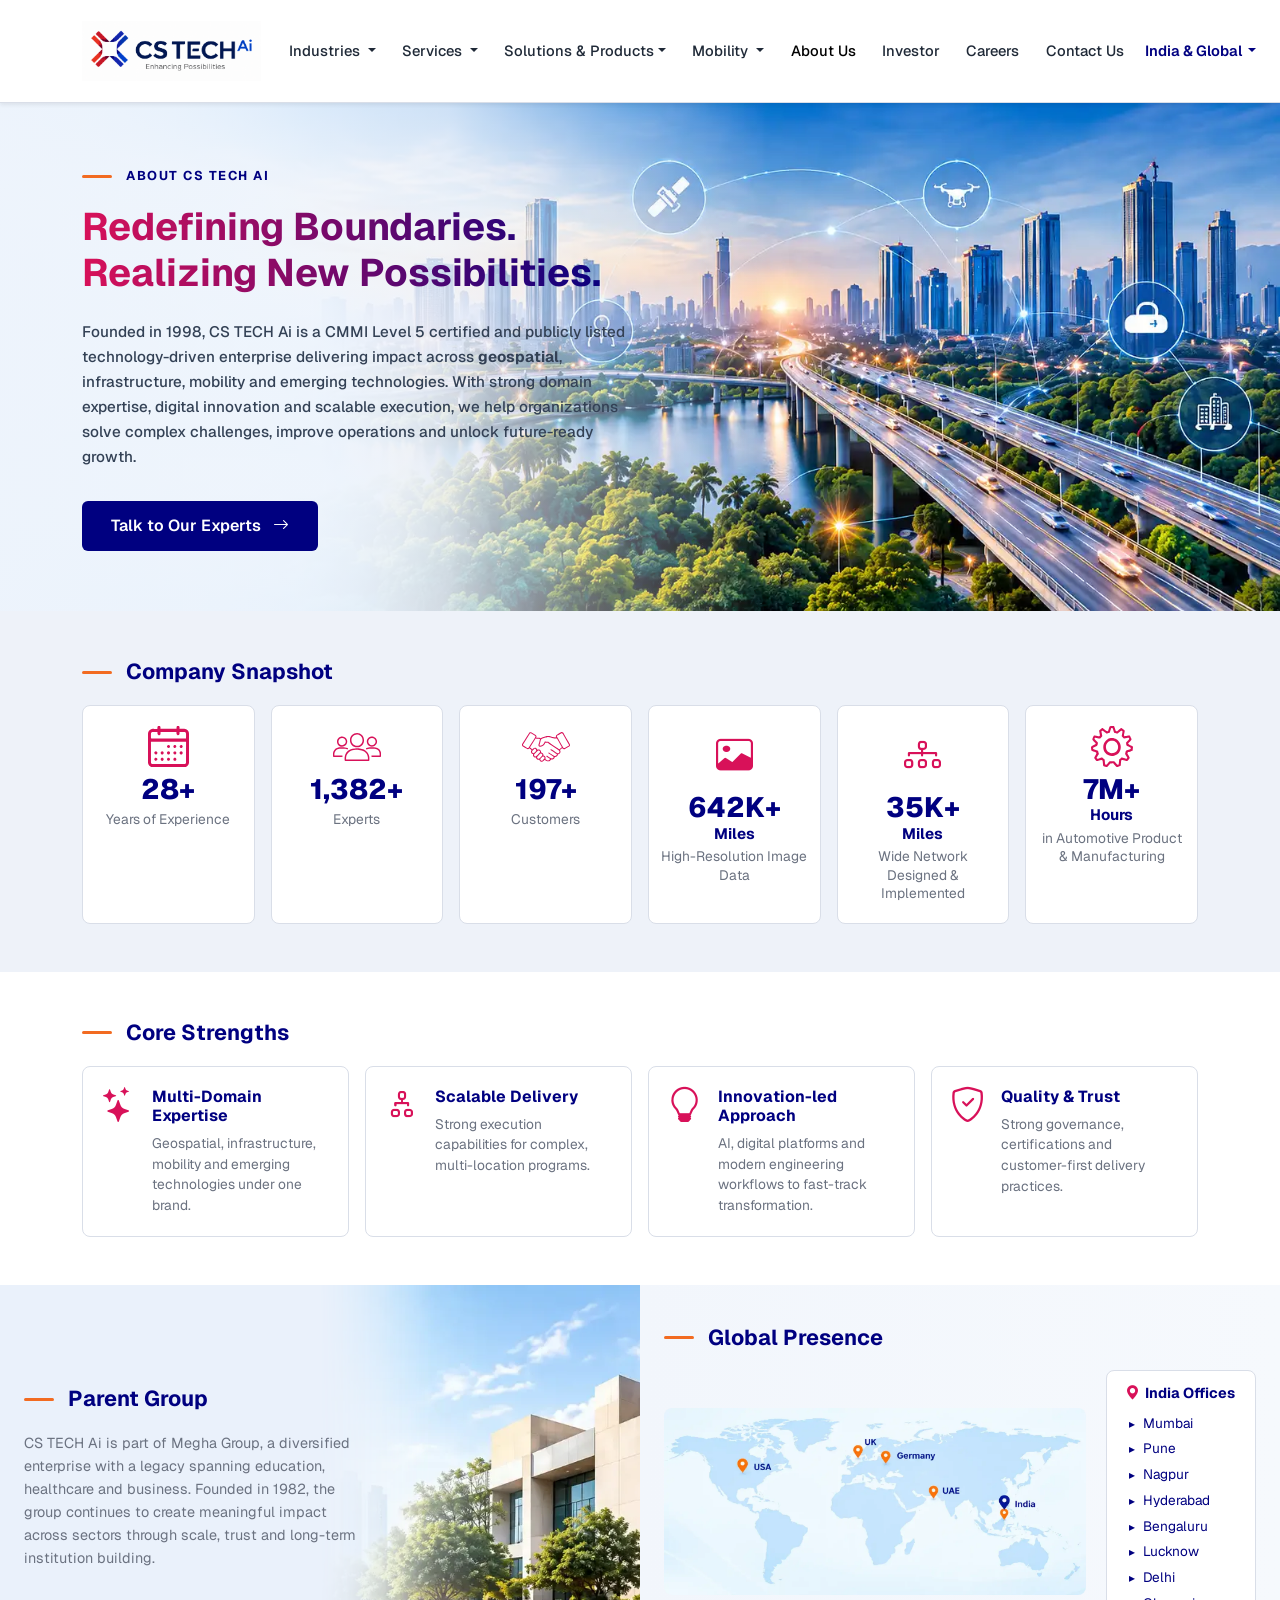
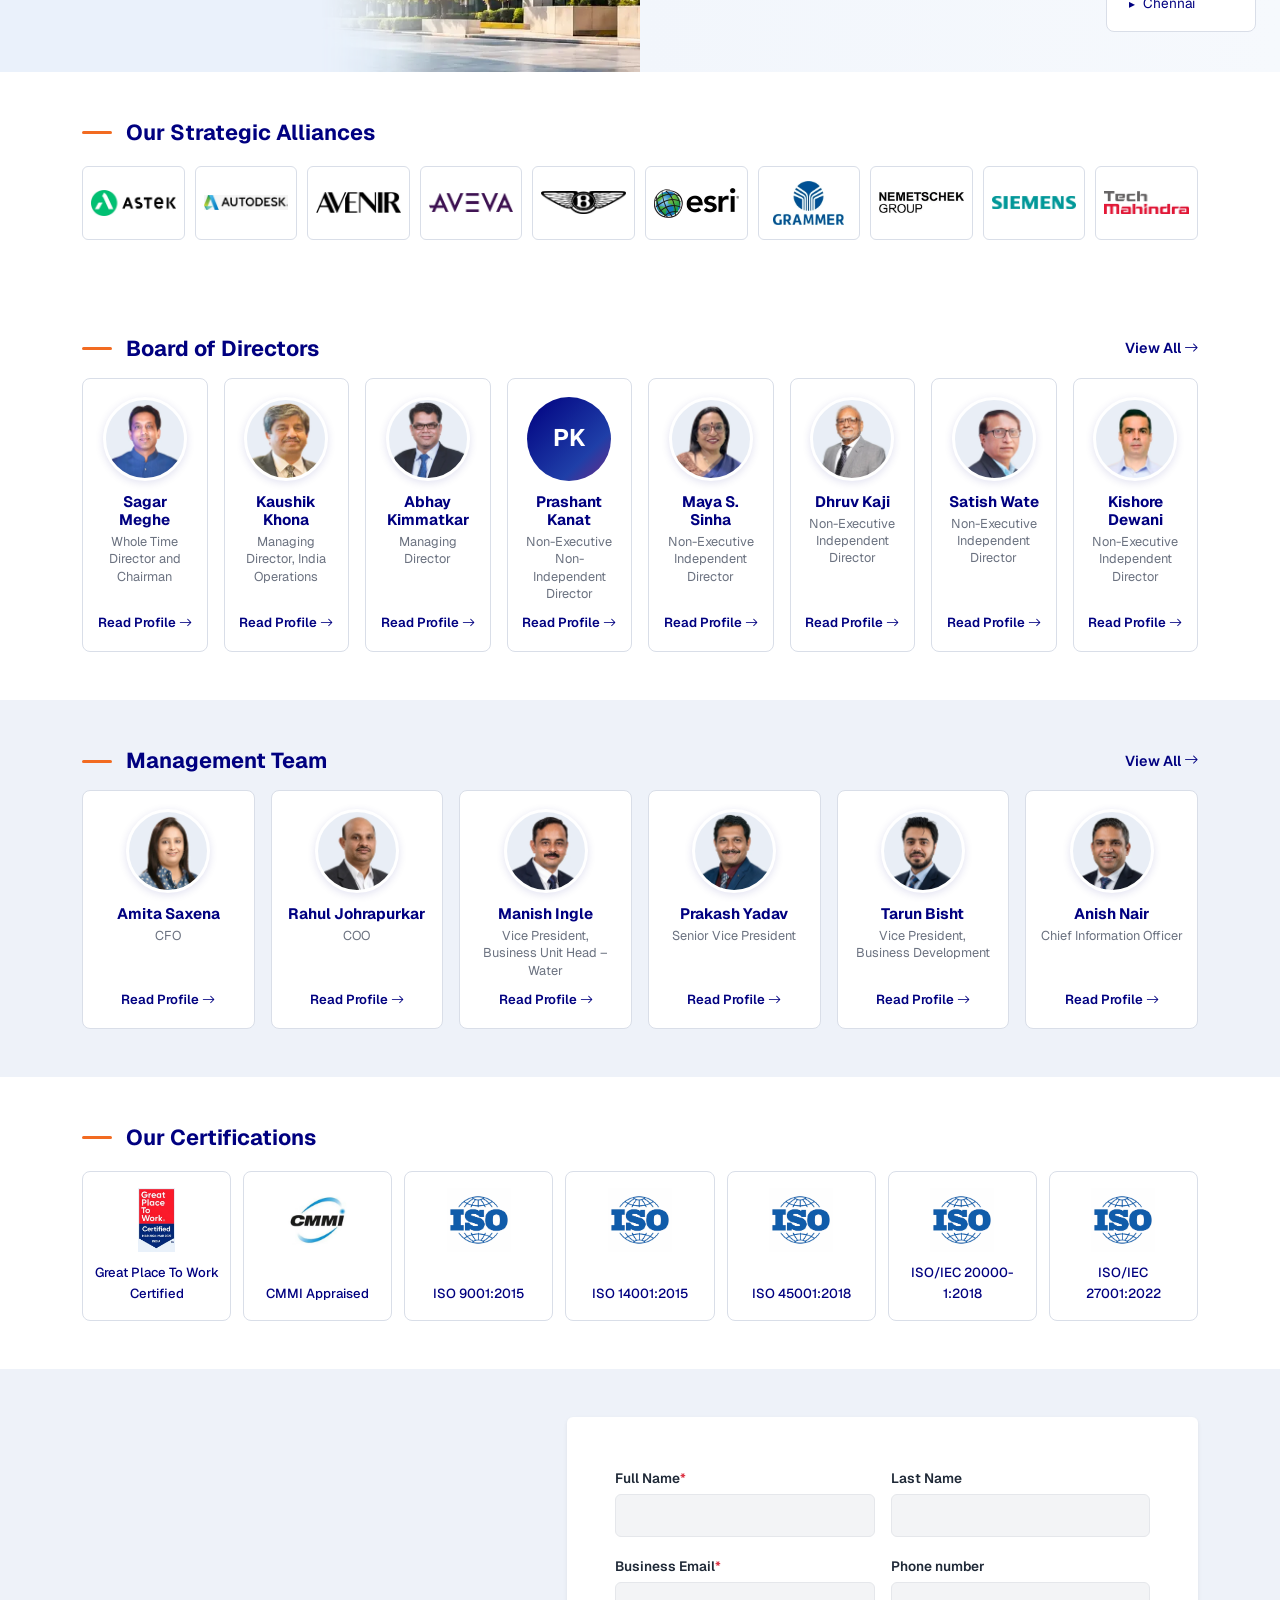
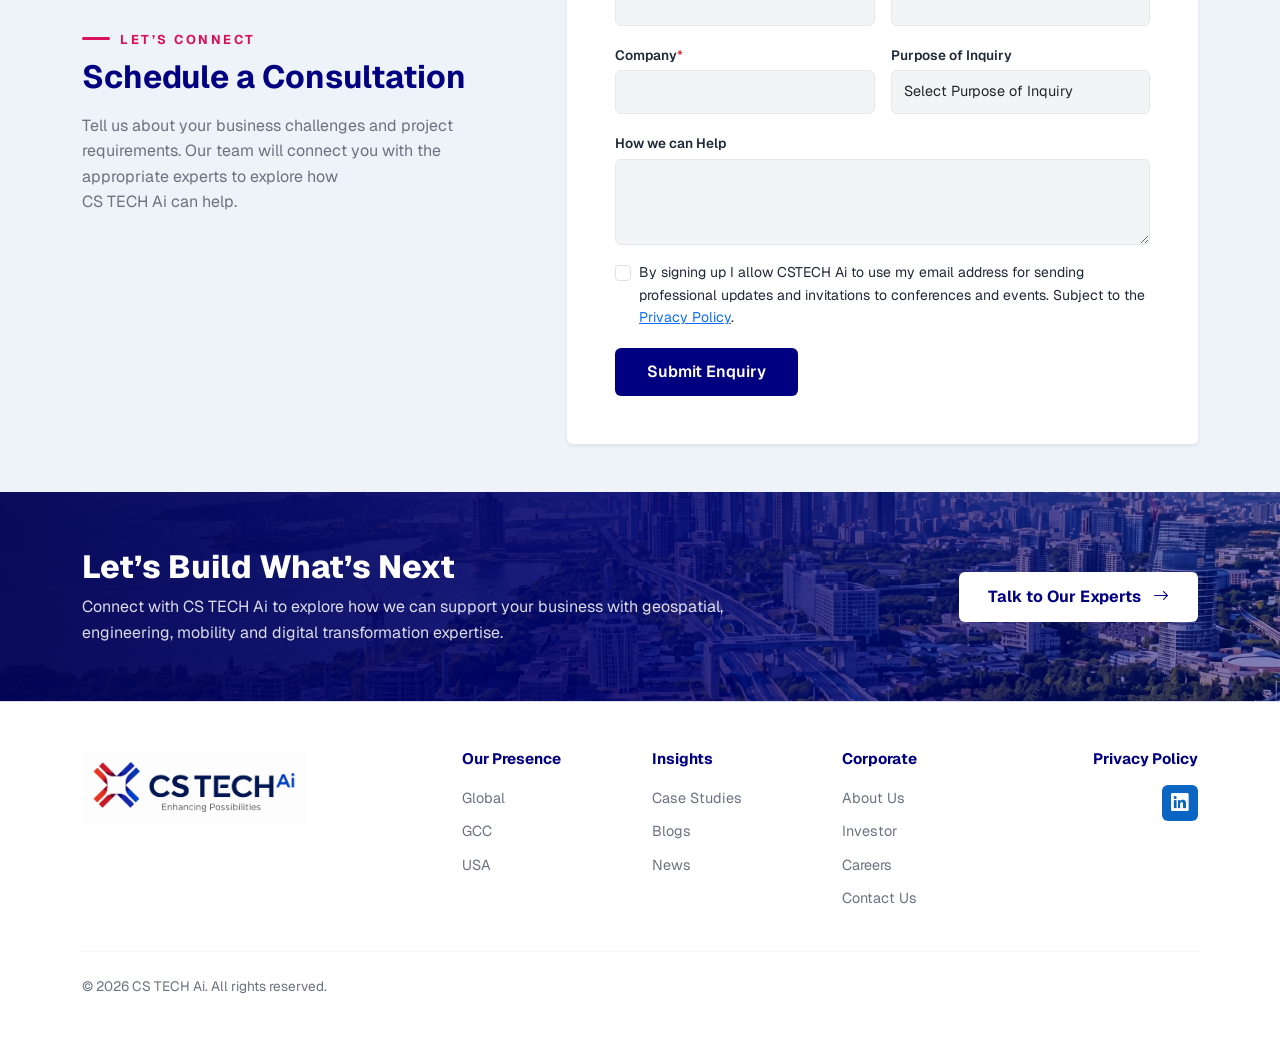
<file: about.html>
<!DOCTYPE html>
<html lang="en">

<head>
    <meta charset="UTF-8">
    <meta name="viewport" content="width=device-width, initial-scale=1.0">
    <title>CS TECH Ai | About Us - Redefining Boundaries. Realizing New Possibilities.</title>
    <link href="https://cdn.jsdelivr.net/npm/bootstrap@5.3.8/dist/css/bootstrap.min.css" rel="stylesheet"
        integrity="sha384-sRIl4kxILFvY47J16cr9ZwB07vP4J8+LH7qKQnuqkuIAvNWLzeN8tE5YBujZqJLB" crossorigin="anonymous">
    <link href="https://cdn.jsdelivr.net/npm/bootstrap-icons@1.11.3/font/bootstrap-icons.css" rel="stylesheet">
    <link rel="preconnect" href="https://fonts.googleapis.com">
    <link rel="preconnect" href="https://fonts.gstatic.com" crossorigin>
    <link href="https://fonts.googleapis.com/css2?family=Geist:wght@400;500;600;700;800&display=swap" rel="stylesheet">
    <link rel="stylesheet" href="css/style.css">
    <link rel="stylesheet" href="css/icons.css">
</head> 

<body>

    <!-- ===================== NAVBAR ===================== -->
    <div id="site-header"></div>

    <!-- ===================== HERO ===================== -->
    <section class="hero-section">
        <div class="hero-slide auto-hero about-hero" style="background-image:url('img/about/about-banner.webp')">
            <div class="container position-relative">
                <div class="row">
                    <div class="col-lg-7 col-xl-6">
                        <div class="hero-content">
                            <p class="about-eyebrow"><span class="about-dash"></span>About CS TECH Ai</p>
                            <h1 class="hero-title hero-title-gradient">
                                Redefining Boundaries.<br>
                                Realizing New Possibilities.
                            </h1>
                            <p class="gcc-hero-sub">
                                Founded in 1998, CS TECH Ai is a CMMI Level 5 certified and publicly listed
                                technology-driven enterprise delivering impact across <strong>geospatial</strong>,
                                infrastructure, mobility and emerging technologies. With strong domain expertise,
                                digital innovation and scalable execution, we help organizations solve complex
                                challenges, improve operations and unlock future-ready growth.
                            </p>
                            <a href="index.html#contact" class="btn hero-btn">
                                Talk to Our Experts <i class="bi bi-arrow-right ms-2"></i>
                            </a>
                        </div>
                    </div>
                </div>
            </div>
        </div>
    </section>

    <!-- ===================== COMPANY SNAPSHOT ===================== -->
    <section class="about-snapshot py-5">
        <div class="container">
            <h2 class="about-title"><span class="about-dash"></span>Company Snapshot</h2>

            <div class="row g-3">
                <div class="col-6 col-md-4 col-xl-2">
                    <div class="about-stat">
                        <i class="auto-svg" style="-webkit-mask-image:url('img/automotive/icons/calender.svg');mask-image:url('img/automotive/icons/calender.svg')"></i>
                        <h3><span data-count="28">0</span>+</h3>
                        <p>Years of Experience</p>
                    </div>
                </div>
                <div class="col-6 col-md-4 col-xl-2">
                    <div class="about-stat">
                        <i class="auto-svg" style="-webkit-mask-image:url('img/automotive/icons/people.svg');mask-image:url('img/automotive/icons/people.svg')"></i>
                        <h3><span data-count="1400" data-format="comma">0</span>+</h3>
                        <p>Experts</p>
                    </div>
                </div>
                <div class="col-6 col-md-4 col-xl-2">
                    <div class="about-stat">
                        <i class="auto-svg" style="-webkit-mask-image:url('img/automotive/icons/partnership1.svg');mask-image:url('img/automotive/icons/partnership1.svg')"></i>
                        <h3><span data-count="200">0</span>+</h3>
                        <p>Customers</p>
                    </div>
                </div>
                <div class="col-6 col-md-4 col-xl-2">
                    <div class="about-stat">
                        <i class="bi bi-image"></i>
                        <h3><span data-count="650">0</span>K+ <small>Miles</small></h3>
                        <p>High-Resolution Image Data</p>
                    </div>
                </div>
                <div class="col-6 col-md-4 col-xl-2">
                    <div class="about-stat">
                        <i class="bi bi-diagram-3"></i>
                        <h3><span data-count="35">0</span>K+ <small>Miles</small></h3>
                        <p>Wide Network Designed &amp; Implemented</p>
                    </div>
                </div>
                <div class="col-6 col-md-4 col-xl-2">
                    <div class="about-stat">
                        <i class="auto-svg" style="-webkit-mask-image:url('img/automotive/icons/kk-1.svg');mask-image:url('img/automotive/icons/kk-1.svg')"></i>
                        <h3><span data-count="7">0</span>M+ <small>Hours</small></h3>
                        <p>in Automotive Product &amp; Manufacturing</p>
                    </div>
                </div>
            </div>
        </div>
    </section>

    <!-- ===================== CORE STRENGTHS ===================== -->
    <section class="about-strengths py-5">
        <div class="container">
            <h2 class="about-title"><span class="about-dash"></span>Core Strengths</h2>

            <div class="row g-3">
                <div class="col-md-6 col-xl-3">
                    <div class="about-strength">
                        <i class="bi bi-stars"></i>
                        <div>
                            <h5>Multi-Domain Expertise</h5>
                            <p>Geospatial, infrastructure, mobility and emerging technologies under one brand.</p>
                        </div>
                    </div>
                </div>
                <div class="col-md-6 col-xl-3">
                    <div class="about-strength">
                        <i class="bi bi-diagram-2"></i>
                        <div>
                            <h5>Scalable Delivery</h5>
                            <p>Strong execution capabilities for complex, multi-location programs.</p>
                        </div>
                    </div>
                </div>
                <div class="col-md-6 col-xl-3">
                    <div class="about-strength">
                        <i class="bi bi-lightbulb"></i>
                        <div>
                            <h5>Innovation-led Approach</h5>
                            <p>AI, digital platforms and modern engineering workflows to fast-track transformation.</p>
                        </div>
                    </div>
                </div>
                <div class="col-md-6 col-xl-3">
                    <div class="about-strength">
                        <i class="bi bi-shield-check"></i>
                        <div>
                            <h5>Quality &amp; Trust</h5>
                            <p>Strong governance, certifications and customer-first delivery practices.</p>
                        </div>
                    </div>
                </div>
            </div>
        </div>
    </section>

    <!-- ===================== PARENT GROUP + GLOBAL PRESENCE ===================== -->
    <section class="about-group">
        <div class="container-fluid px-0">
            <div class="row g-0">
                <div class="col-lg-6">
                    <div class="about-parent">
                        <div class="about-parent-img" style="background-image:url('img/about/megha-group.webp')"></div>
                        <div class="about-parent-text">
                            <h2 class="about-title"><span class="about-dash"></span>Parent Group</h2>
                            <p>CS TECH Ai is part of Megha Group, a diversified enterprise with a legacy spanning
                                education, healthcare and business. Founded in 1982, the group continues to create
                                meaningful impact across sectors through scale, trust and long-term institution
                                building.</p>
                        </div>
                    </div>
                </div>
                <div class="col-lg-6">
                    <div class="about-presence">
                        <h2 class="about-title"><span class="about-dash"></span>Global Presence</h2>
                        <div class="about-presence-body">
                            <div class="about-map">
                                <img src="img/about/world-map.webp" alt="CS TECH Ai locations: USA, UK, Germany, UAE and India" width="1400" height="620">
                            </div>
                            <div class="about-offices">
                                <h6><i class="bi bi-geo-alt-fill"></i>India Offices</h6>
                                <ul>
                                    <li>Mumbai</li>
                                    <li>Pune</li>
                                    <li>Nagpur</li>
                                    <li>Hyderabad</li>
                                    <li>Bengaluru</li>
                                    <li>Lucknow</li>
                                    <li>Delhi</li>
                                    <li>Chennai</li>
                                </ul>
                            </div>
                        </div>
                    </div>
                </div>
            </div>
        </div>
    </section>

    <!-- ===================== STRATEGIC ALLIANCES ===================== -->
    <section class="about-alliances py-5">
        <div class="container">
            <h2 class="about-title"><span class="about-dash"></span>Our Strategic Alliances</h2>
            <div class="about-logos">
                <div class="about-logo"><img src="img/about/logos/astek.webp" alt="Astek" loading="lazy"></div>
                <div class="about-logo"><img src="img/about/logos/autodesk.webp" alt="Autodesk" loading="lazy"></div>
                <div class="about-logo"><img src="img/about/logos/avenir.webp" alt="Avenir" loading="lazy"></div>
                <div class="about-logo"><img src="img/about/logos/aveva.webp" alt="AVEVA" loading="lazy"></div>
                <div class="about-logo"><img src="img/about/logos/bentley.webp" alt="Bentley" loading="lazy"></div>
                <div class="about-logo"><img src="img/about/logos/esri.webp" alt="Esri" loading="lazy"></div>
                <div class="about-logo"><img src="img/about/logos/grammer.webp" alt="Grammer" loading="lazy"></div>
                <div class="about-logo"><img src="img/about/logos/nemetschek.webp" alt="Nemetschek Group" loading="lazy"></div>
                <div class="about-logo"><img src="img/about/logos/siemens.webp" alt="Siemens" loading="lazy"></div>
                <div class="about-logo"><img src="img/about/logos/tech-mahindra.webp" alt="Tech Mahindra" loading="lazy"></div>
            </div>
        </div>
    </section>

    <!-- ===================== BOARD OF DIRECTORS ===================== -->
    <section class="about-people py-5">
        <div class="container">
            <div class="d-flex justify-content-between align-items-center mb-3">
                <h2 class="about-title mb-0"><span class="about-dash"></span>Board of Directors</h2>
                <a href="#" class="auto-link">View All <i class="bi bi-arrow-right"></i></a>
            </div>
            <div class="row g-3">
                <div class="col-6 col-md-4 col-lg-3 about-col-8"><div class="about-person"><div class="about-avatar has-photo" style="background-image:url('img/about/team/sagar-meghe.webp')" role="img" aria-label="Sagar Meghe"></div><h6>Sagar Meghe</h6><p>Whole Time Director and Chairman</p><a href="#" class="auto-link">Read Profile <i class="bi bi-arrow-right"></i></a></div></div>
                <div class="col-6 col-md-4 col-lg-3 about-col-8"><div class="about-person"><div class="about-avatar has-photo" style="background-image:url('img/about/team/kaushik-khona.webp')" role="img" aria-label="Kaushik Khona"></div><h6>Kaushik Khona</h6><p>Managing Director, India Operations</p><a href="#" class="auto-link">Read Profile <i class="bi bi-arrow-right"></i></a></div></div>
                <div class="col-6 col-md-4 col-lg-3 about-col-8"><div class="about-person"><div class="about-avatar has-photo" style="background-image:url('img/about/team/abhay-kimmatkar.webp')" role="img" aria-label="Abhay Kimmatkar"></div><h6>Abhay Kimmatkar</h6><p>Managing Director</p><a href="#" class="auto-link">Read Profile <i class="bi bi-arrow-right"></i></a></div></div>
                <div class="col-6 col-md-4 col-lg-3 about-col-8"><div class="about-person"><div class="about-avatar">PK</div><h6>Prashant Kanat</h6><p>Non-Executive Non-Independent Director</p><a href="#" class="auto-link">Read Profile <i class="bi bi-arrow-right"></i></a></div></div>
                <div class="col-6 col-md-4 col-lg-3 about-col-8"><div class="about-person"><div class="about-avatar has-photo" style="background-image:url('img/about/team/maya-sinha.webp')" role="img" aria-label="Maya S. Sinha"></div><h6>Maya S. Sinha</h6><p>Non-Executive Independent Director</p><a href="#" class="auto-link">Read Profile <i class="bi bi-arrow-right"></i></a></div></div>
                <div class="col-6 col-md-4 col-lg-3 about-col-8"><div class="about-person"><div class="about-avatar has-photo" style="background-image:url('img/about/team/dhruv-kaji.webp')" role="img" aria-label="Dhruv Kaji"></div><h6>Dhruv Kaji</h6><p>Non-Executive Independent Director</p><a href="#" class="auto-link">Read Profile <i class="bi bi-arrow-right"></i></a></div></div>
                <div class="col-6 col-md-4 col-lg-3 about-col-8"><div class="about-person"><div class="about-avatar has-photo" style="background-image:url('img/about/team/satish-wate.webp')" role="img" aria-label="Satish Wate"></div><h6>Satish Wate</h6><p>Non-Executive Independent Director</p><a href="#" class="auto-link">Read Profile <i class="bi bi-arrow-right"></i></a></div></div>
                <div class="col-6 col-md-4 col-lg-3 about-col-8"><div class="about-person"><div class="about-avatar has-photo" style="background-image:url('img/about/team/kishore-dewani.webp')" role="img" aria-label="Kishore Dewani"></div><h6>Kishore Dewani</h6><p>Non-Executive Independent Director</p><a href="#" class="auto-link">Read Profile <i class="bi bi-arrow-right"></i></a></div></div>
            </div>
        </div>
    </section>

    <!-- ===================== MANAGEMENT TEAM ===================== -->
    <section class="about-people about-people-alt py-5">
        <div class="container">
            <div class="d-flex justify-content-between align-items-center mb-3">
                <h2 class="about-title mb-0"><span class="about-dash"></span>Management Team</h2>
                <a href="#" class="auto-link">View All <i class="bi bi-arrow-right"></i></a>
            </div>
            <div class="row g-3">
                <div class="col-6 col-md-4 col-xl-2"><div class="about-person"><div class="about-avatar has-photo" style="background-image:url('img/about/team/amita-saxena.webp')" role="img" aria-label="Amita Saxena"></div><h6>Amita Saxena</h6><p>CFO</p><a href="#" class="auto-link">Read Profile <i class="bi bi-arrow-right"></i></a></div></div>
                <div class="col-6 col-md-4 col-xl-2"><div class="about-person"><div class="about-avatar has-photo" style="background-image:url('img/about/team/rahul-johrapurkar.webp')" role="img" aria-label="Rahul Johrapurkar"></div><h6>Rahul Johrapurkar</h6><p>COO</p><a href="#" class="auto-link">Read Profile <i class="bi bi-arrow-right"></i></a></div></div>
                <div class="col-6 col-md-4 col-xl-2"><div class="about-person"><div class="about-avatar has-photo" style="background-image:url('img/about/team/manish-ingle.webp')" role="img" aria-label="Manish Ingle"></div><h6>Manish Ingle</h6><p>Vice President, Business Unit Head &ndash; Water</p><a href="#" class="auto-link">Read Profile <i class="bi bi-arrow-right"></i></a></div></div>
                <div class="col-6 col-md-4 col-xl-2"><div class="about-person"><div class="about-avatar has-photo" style="background-image:url('img/about/team/prakash-yadav.webp')" role="img" aria-label="Prakash Yadav"></div><h6>Prakash Yadav</h6><p>Senior Vice President</p><a href="#" class="auto-link">Read Profile <i class="bi bi-arrow-right"></i></a></div></div>
                <div class="col-6 col-md-4 col-xl-2"><div class="about-person"><div class="about-avatar has-photo" style="background-image:url('img/about/team/tarun-bisht.webp')" role="img" aria-label="Tarun Bisht"></div><h6>Tarun Bisht</h6><p>Vice President, Business Development</p><a href="#" class="auto-link">Read Profile <i class="bi bi-arrow-right"></i></a></div></div>
                <div class="col-6 col-md-4 col-xl-2"><div class="about-person"><div class="about-avatar has-photo" style="background-image:url('img/about/team/anish-nair.webp')" role="img" aria-label="Anish Nair"></div><h6>Anish Nair</h6><p>Chief Information Officer</p><a href="#" class="auto-link">Read Profile <i class="bi bi-arrow-right"></i></a></div></div>
            </div>
        </div>
    </section>

    <!-- ===================== CERTIFICATIONS ===================== -->
    <section class="about-certs py-5">
        <div class="container">
            <h2 class="about-title"><span class="about-dash"></span>Our Certifications</h2>
            <div class="about-cert-row">
                <div class="about-cert"><img src="img/about/gptw.webp" alt="Great Place To Work Certified" class="about-cert-img"><span>Great Place To Work Certified</span></div>
                <div class="about-cert"><img src="img/automotive/logo/CMMI Appraised.webp" alt="Great Place To Work Certified" class="about-cert-img"><span>CMMI Appraised</span></div>
                <div class="about-cert"><img src="img/automotive/logo/iso.avif" alt="Great Place To Work Certified" class="about-cert-img"><span>ISO 9001:2015</span></div>
                <div class="about-cert"><img src="img/automotive/logo/iso.avif" alt="Great Place To Work Certified" class="about-cert-img"><span>ISO 14001:2015</span></div>
                <div class="about-cert"><img src="img/automotive/logo/iso.avif" alt="Great Place To Work Certified" class="about-cert-img"><span>ISO 45001:2018</span></div>
                <div class="about-cert"><img src="img/automotive/logo/iso.avif" alt="Great Place To Work Certified" class="about-cert-img"><span>ISO/IEC 20000-1:2018</span></div>
                <div class="about-cert"><img src="img/automotive/logo/iso.avif" alt="Great Place To Work Certified" class="about-cert-img"><span>ISO/IEC 27001:2022</span></div>
            </div>
        </div>
    </section>

    <!-- ===================== CONTACT (shared: includes/form.html) ===================== -->
    <div id="site-form"></div>

    <!-- ===================== CTA ===================== -->
    <section class="about-cta" style="background-image:url('img/about/cta-city.webp')">
        <div class="container">
            <div class="row align-items-center g-4">
                <div class="col-lg-7">
                    <h2>Let&rsquo;s Build What&rsquo;s Next</h2>
                    <p>Connect with CS TECH Ai to explore how we can support your business with geospatial,
                        engineering, mobility and digital transformation expertise.</p>
                </div>
                <div class="col-lg-5 text-lg-end">
                    <a href="index.html#contact" class="btn about-cta-btn">Talk to Our Experts <i class="bi bi-arrow-right ms-2"></i></a>
                </div>
            </div>
        </div>
    </section>

    <!-- ===================== FOOTER ===================== -->
    <div id="site-footer"></div>

    <script src="https://cdn.jsdelivr.net/npm/bootstrap@5.3.8/dist/js/bootstrap.bundle.min.js"
        integrity="sha384-FKyoEForCGlyvwx9Hj09JcYn3nv7wiPVlz7YYwJrWVcXK/BmnVDxM+D2scQbITxI"
        crossorigin="anonymous"></script>
    <script src="js/include.js"></script>
    <script src="js/counter.js"></script>

</body>

</html>
</file>
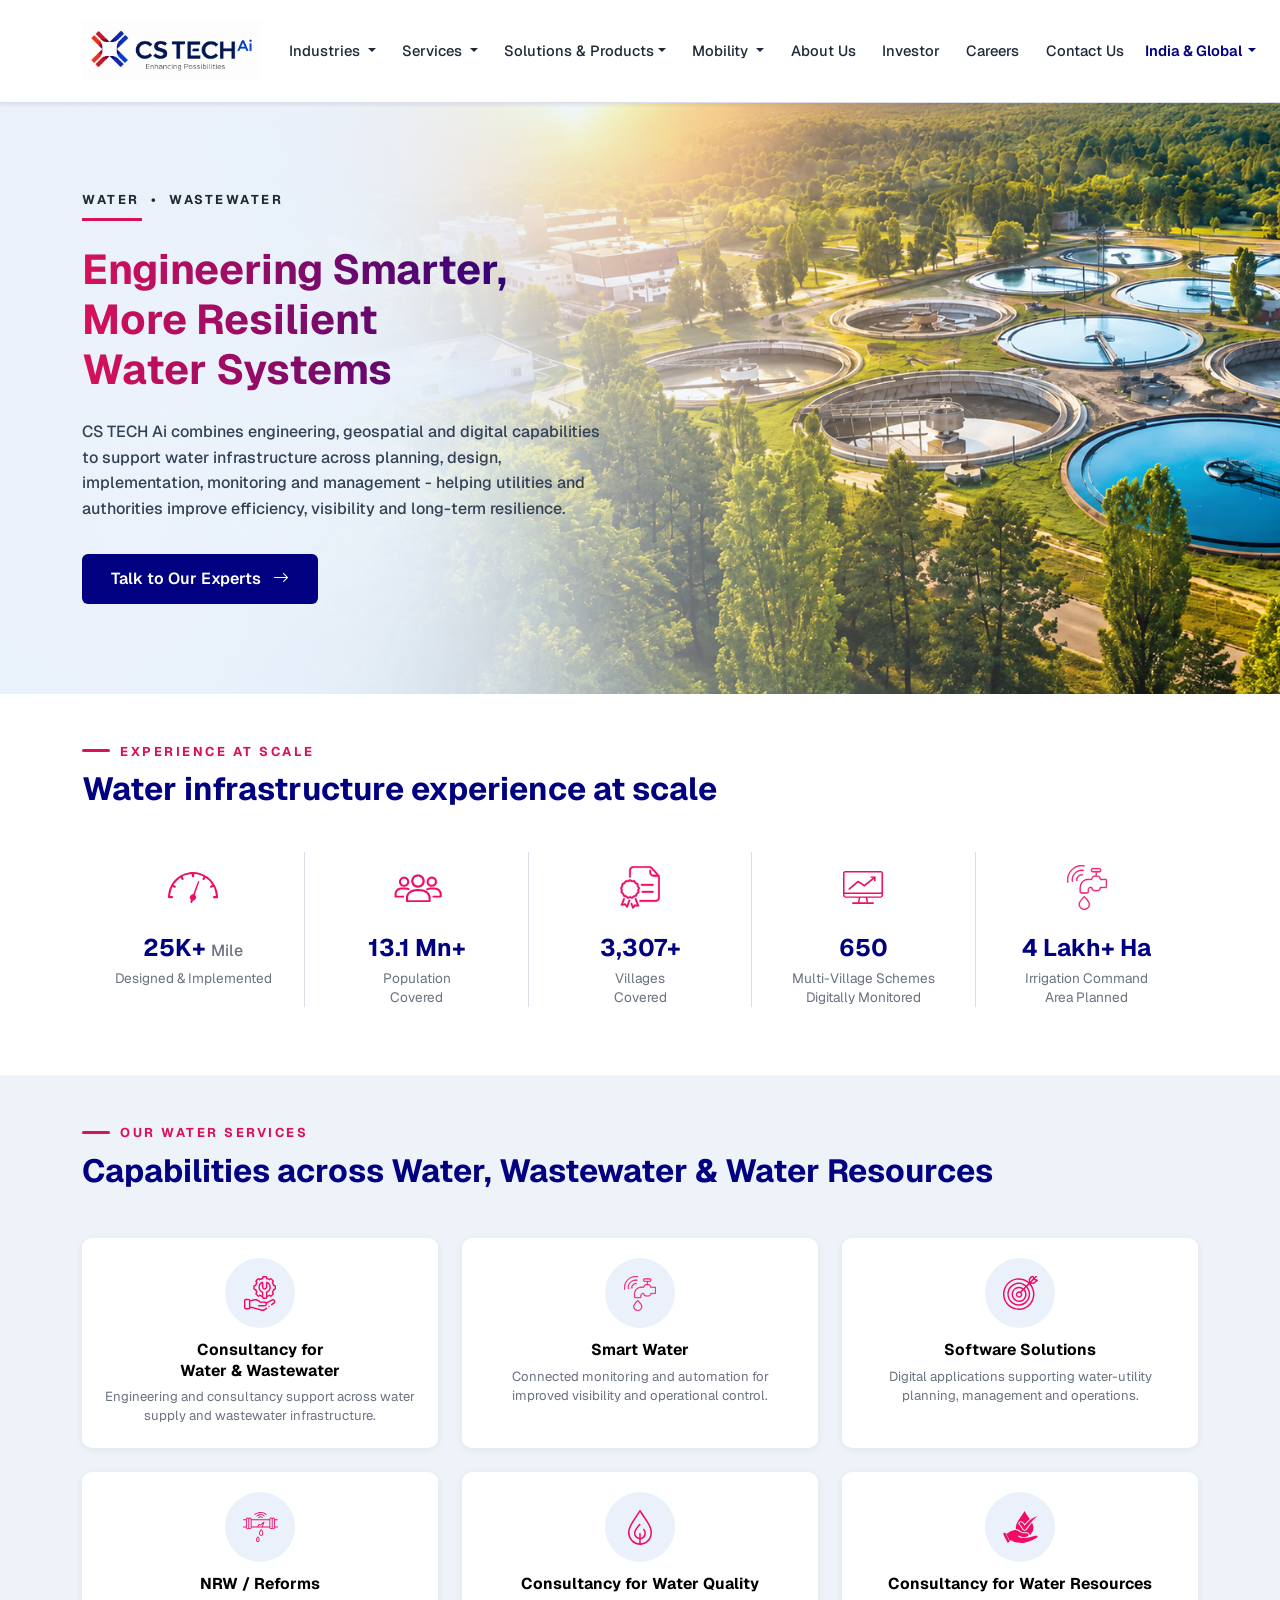
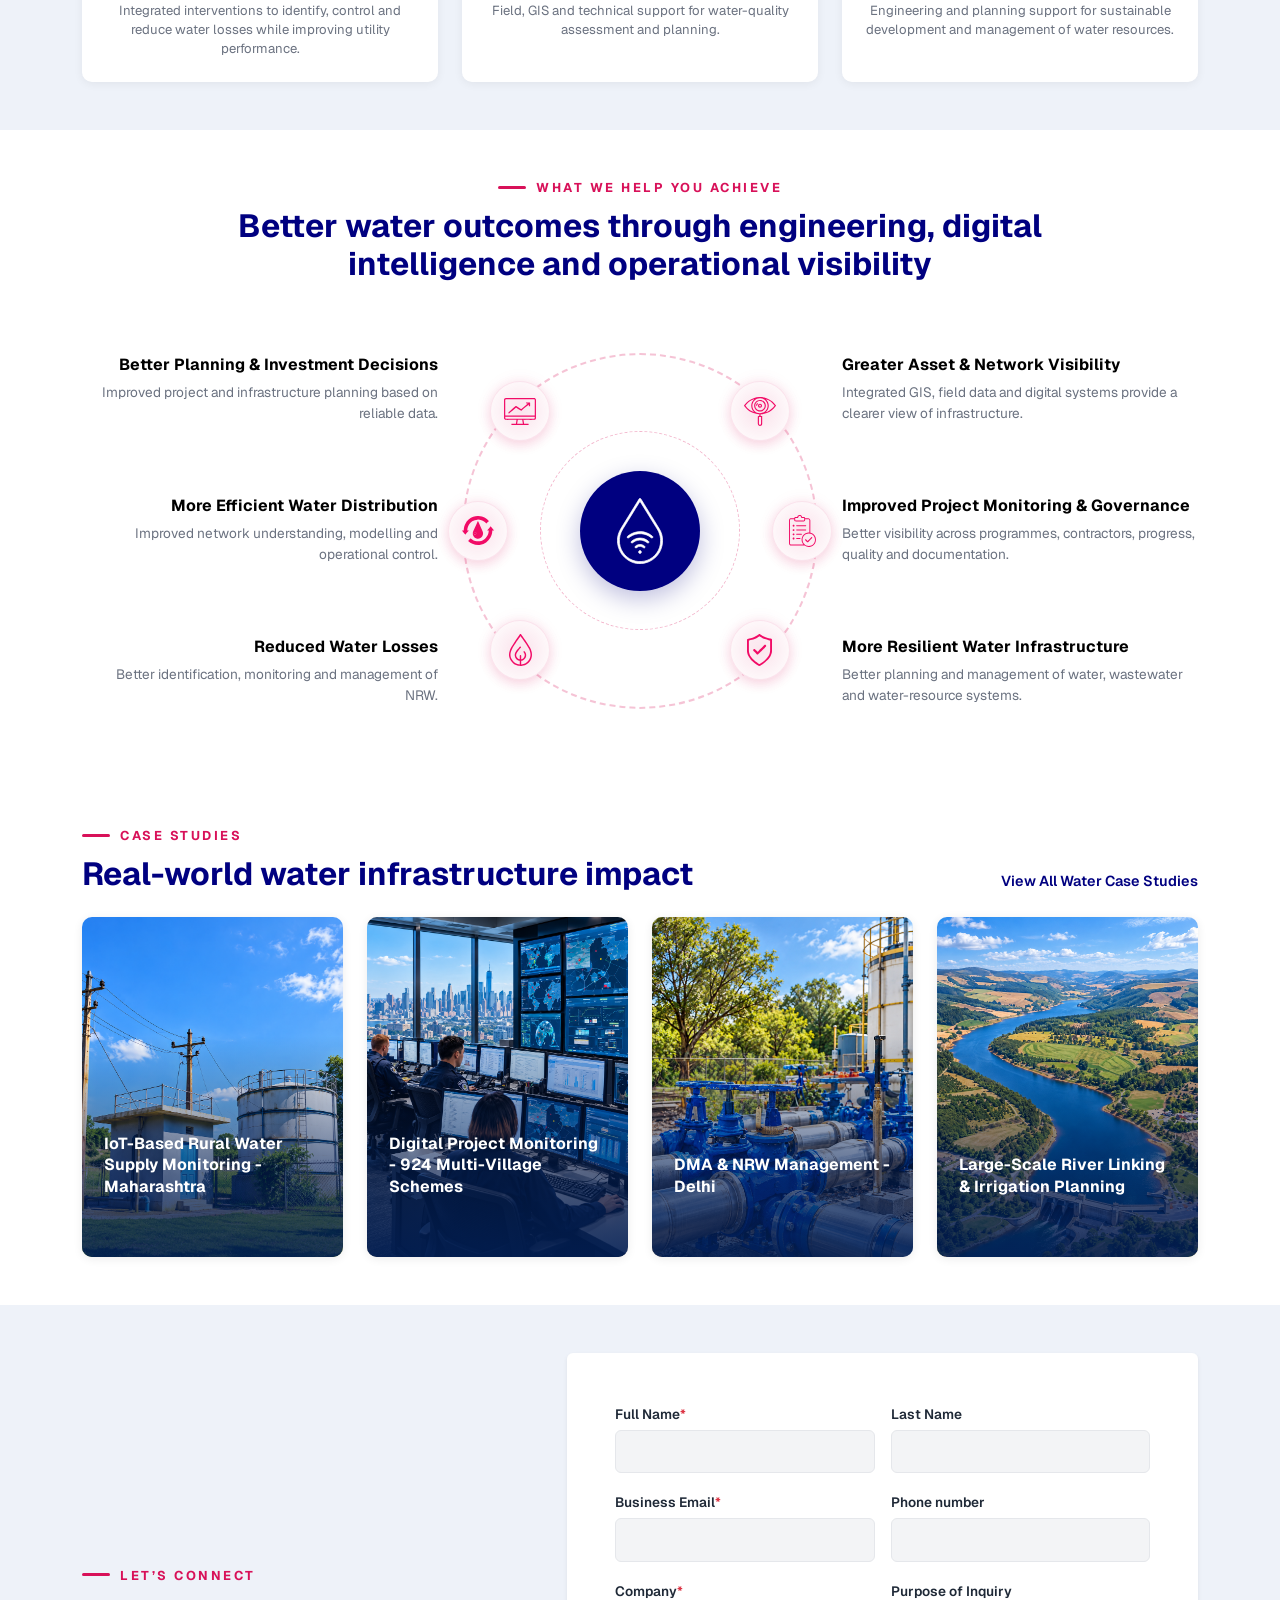
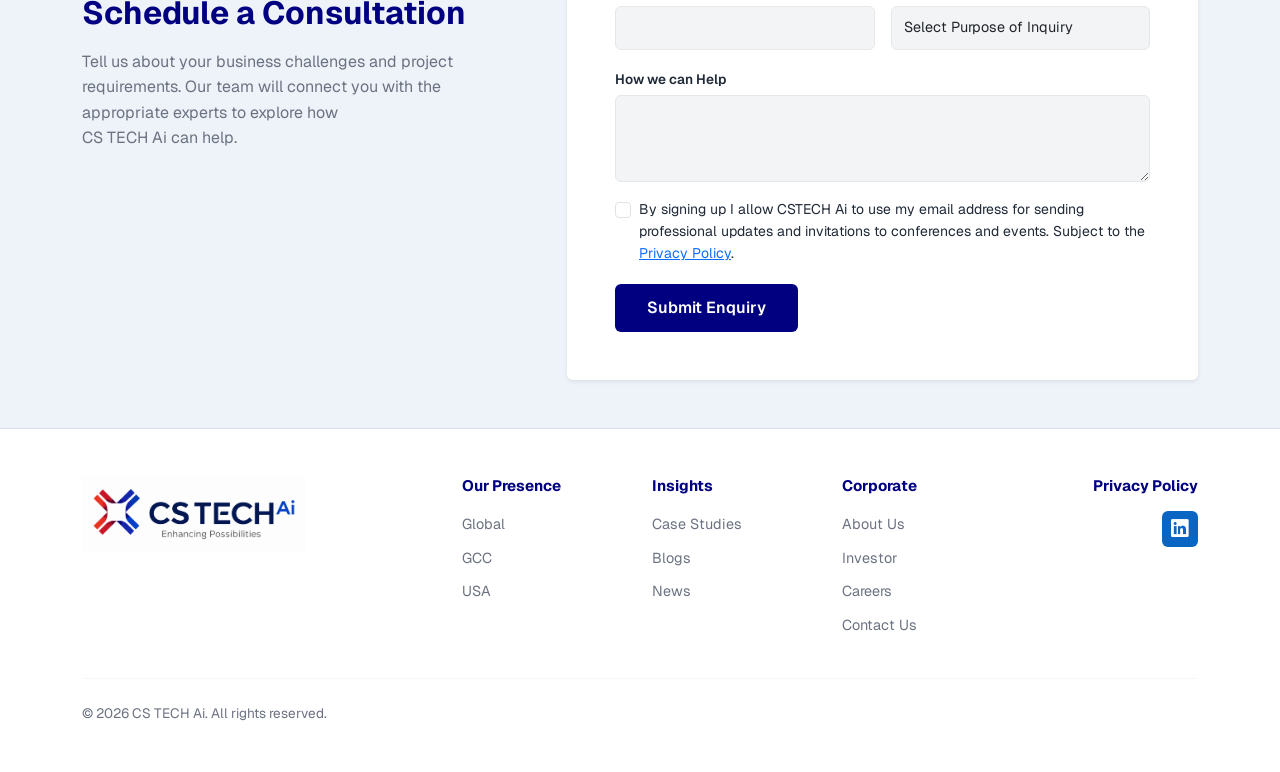
<file: industries.html>
﻿<!DOCTYPE html>
<html lang="en">

<head>
    <meta charset="UTF-8">
    <meta name="viewport" content="width=device-width, initial-scale=1.0">
    <title>Water & Wastewater - CS TECH Ai</title>
    <link href="https://cdn.jsdelivr.net/npm/bootstrap@5.3.8/dist/css/bootstrap.min.css" rel="stylesheet"
        integrity="sha384-sRIl4kxILFvY47J16cr9ZwB07vP4J8+LH7qKQnuqkuIAvNWLzeN8tE5YBujZqJLB" crossorigin="anonymous">
    <link href="https://cdn.jsdelivr.net/npm/bootstrap-icons@1.11.3/font/bootstrap-icons.css" rel="stylesheet">
    <link rel="preconnect" href="https://fonts.googleapis.com">
    <link rel="preconnect" href="https://fonts.gstatic.com" crossorigin>
    <link href="https://fonts.googleapis.com/css2?family=Geist:wght@400;500;600;700;800&display=swap" rel="stylesheet">
    <link rel="stylesheet" href="css/style.css">
    <link rel="stylesheet" href="css/icons.css">
</head>

<body>

    <!-- ===================== NAVBAR ===================== -->
    <div id="site-header"></div>

    <!-- ===================== HERO ===================== -->
    <section class="hero-section">
        <div class="hero-slide" style="background-image:url('img/banner2.png')">
            <div class="hero-overlay"></div>
            <div class="container position-relative">
                <div class="row">
                    <div class="col-lg-7 col-xl-6">
                        <div class="hero-content">
                            <p class="hero-eyebrow">WATER &nbsp;&bull;&nbsp; WASTEWATER</p>
                            <div class="hero-divider"></div>
                            <h1 class="hero-title hero-title-gradient">
                                Engineering Smarter,<br>
                                More Resilient<br>
                                Water Systems
                            </h1>
                            <p class="hero-sub">
                                CS TECH Ai combines engineering, geospatial and digital
                                capabilities to support water infrastructure across planning,
                                design, implementation, monitoring and management -
                                helping utilities and authorities improve efficiency,
                                visibility and long-term resilience.
                            </p>
                            <a href="#contact" class="btn hero-btn">
                                Talk to Our Experts <i class="bi bi-arrow-right ms-2"></i>
                            </a>
                        </div>
                    </div>
                </div>
            </div>
        </div>
    </section>

    <!-- ===================== EXPERIENCE AT SCALE ===================== -->
    <section class="experience-scale py-5">
        <div class="container">
            <p class="section-eyebrow"><span class="eyebrow-bar"></span>EXPERIENCE AT SCALE</p>
            <h2 class="section-title mb-4">Water infrastructure experience at scale</h2>

            <div class="scale-stats">
                <div class="scale-item">
                    <div class="scale-icon"><img src="img/icons/wi-meter.svg" alt="" class="stat-icon-raster" style="width: 50px;"></div>
                    <h3 class="scale-number"><span data-count="35">0</span>K+ <small>Mile</small></h3>
                    <p class="scale-label">Designed &amp; Implemented</p>
                </div>
                <div class="scale-divider"></div>
                <div class="scale-item">
                    <div class="scale-icon"><img src="img/icons/wi-peoples-2.svg" alt="" class="stat-icon-raster" style="width: 50px;"></div>
                    <h3 class="scale-number"><span data-count="18.6" data-decimals="1">0</span> Mn+</h3>
                    <p class="scale-label">Population<br>Covered</p>
                </div>
                <div class="scale-divider"></div>
                <div class="scale-item">
                    <div class="scale-icon"><img src="img/icons/wi-certification.svg" alt="" class="stat-icon-raster" style="width: 40px;"></div>
                    <h3 class="scale-number"><span data-count="4700" data-format="comma">0</span>+</h3>
                    <p class="scale-label">Villages<br>Covered</p>
                </div>
                <div class="scale-divider"></div>
                <div class="scale-item">
                    <div class="scale-icon"><img src="img/icons/wi-monitor-.svg" alt="" class="stat-icon-raster" style="width: 40px;"></div>
                    <h3 class="scale-number"><span data-count="924">0</span></h3>
                    <p class="scale-label">Multi-Village Schemes<br>Digitally Monitored</p>
                </div>
                <div class="scale-divider"></div>
                <div class="scale-item">
                    <div class="scale-icon"><img src="img/icons/wi-water-tap.svg" alt="" class="stat-icon-raster" style="width: 40px;"></div>
                    <h3 class="scale-number"><span data-count="5">0</span> Lakh+ Ha</h3>
                    <p class="scale-label">Irrigation Command<br>Area Planned</p>
                </div>
            </div>
        </div>
    </section>

    <!-- ===================== OUR WATER SERVICES ===================== -->
    <section class="water-services py-5">
        <div class="container">
            <p class="section-eyebrow"><span class="eyebrow-bar"></span>OUR WATER SERVICES</p>
            <h2 class="section-title mb-5">Capabilities across Water, Wastewater &amp; Water Resources</h2>

            <div class="row g-4">
                <!-- Service 1 -->
                <div class="col-md-6 col-lg-4">
                    <div class="water-service-card">
                        <div class="flip-inner">
                            <div class="flip-front text-center">
                                <div class="ws-icon"><img src="img/icons/hand.svg" alt="" class="stat-icon-raster"></div>
                                <div class="ws-body">
                                    <h5>Consultancy for<br>Water &amp; Wastewater</h5>
                                    <p>Engineering and consultancy support across water supply and wastewater infrastructure.</p>
                                </div>
                            </div>
                            <div class="flip-back">
                                <h6>Key Capabilities</h6>
                                <ul>
                                    <li>Engineering Surveys</li>
                                    <li>Preparation of Detailed Project Reports</li>
                                    <li>Detailed Engineering &amp; Design</li>
                                    <li>Network &amp; Hydraulic Modelling</li>
                                    <li>Project Management Consultancy</li>
                                </ul>
                            </div>
                        </div>
                    </div>
                </div>
                <!-- Service 2 -->
                <div class="col-md-6 col-lg-4">
                    <div class="water-service-card">
                        <div class="flip-inner">
                            <div class="flip-front">
                                <div class="ws-icon"><img src="img/icons/water-tap.svg" alt="" class="stat-icon-raster"></div>
                                <div class="ws-body">
                                    <h5>Smart Water</h5>
                                    <p>Connected monitoring and automation for improved visibility and operational control.</p>
                                </div>
                            </div>
                            <div class="flip-back">
                                <h6>Key Capabilities</h6>
                                <ul>
                                    <li>Field Instrumentation, IoT &amp; SCADA</li>
                                    <li>Smart Consumer Meters</li>
                                    <li>Smart Water Management Solutions</li>
                                    <li>Centralised Monitoring &amp; Operational Dashboards</li>
                                </ul>
                            </div>
                        </div>
                    </div>
                </div>
                <!-- Service 3 -->
                <div class="col-md-6 col-lg-4">
                    <div class="water-service-card">
                        <div class="flip-inner">
                            <div class="flip-front">
                                <div class="ws-icon"><img src="img/icons/arrow.svg" alt="" class="stat-icon-raster"></div>
                                <div class="ws-body">
                                    <h5>Software Solutions</h5>
                                    <p>Digital applications supporting water-utility planning, management and operations.</p>
                                </div>
                            </div>
                            <div class="flip-back">
                                <h6>Key Capabilities</h6>
                                <ul>
                                    <li>Water Billing Software</li>
                                    <li>Design Software</li>
                                    <li>Web-GIS Applications</li>
                                </ul>
                            </div>
                        </div>
                    </div>
                </div>
                <!-- Service 4 -->
                <div class="col-md-6 col-lg-4">
                    <div class="water-service-card">
                        <div class="flip-inner">
                            <div class="flip-front">
                                <div class="ws-icon"><img src="img/icons/water-pipeline.svg" alt="" class="stat-icon-raster"></div>
                                <div class="ws-body">
                                    <h5>NRW / Reforms</h5>
                                    <p>Integrated interventions to identify, control and reduce water losses while improving utility performance.</p>
                                </div>
                            </div>
                            <div class="flip-back">
                                <h6>Key Capabilities</h6>
                                <ul>
                                    <li>NRW Assessment &amp; Reduction Strategy</li>
                                    <li>Water Management Consultancy for NRW Reduction</li>
                                    <li>Leak Detection</li>
                                </ul>
                            </div>
                        </div>
                    </div>
                </div>
                <!-- Service 5 -->
                <div class="col-md-6 col-lg-4">
                    <div class="water-service-card">
                        <div class="flip-inner">
                            <div class="flip-front">
                                <div class="ws-icon"><img src="img/icons/droplet.svg" alt="" class="stat-icon-raster"></div>
                                <div class="ws-body">
                                    <h5>Consultancy for Water Quality</h5>
                                    <p>Field, GIS and technical support for water-quality assessment and planning.</p>
                                </div>
                            </div>
                            <div class="flip-back">
                                <h6>Key Capabilities</h6>
                                <ul>
                                    <li>GIS-Based Field Survey</li>
                                    <li>Water Quality Testing</li>
                                    <li>Preparation of Detailed Project Reports</li>
                                </ul>
                            </div>
                        </div>
                    </div>
                </div>
                <!-- Service 6 -->
                <div class="col-md-6 col-lg-4">
                    <div class="water-service-card">
                        <div class="flip-inner">
                            <div class="flip-front">
                                <div class="ws-icon"><img src="img/icons/water-2.svg" alt="" class="stat-icon-raster"></div>
                                <div class="ws-body">
                                    <h5>Consultancy for Water Resources</h5>
                                    <p>Engineering and planning support for sustainable development and management of water resources.</p>
                                </div>
                            </div>
                            <div class="flip-back">
                                <h6>Key Capabilities</h6>
                                <ul>
                                    <li>Engineering Surveys</li>
                                    <li>Flood &amp; Yield Studies</li>
                                    <li>Preparation of Detailed Project Reports</li>
                                    <li>Project Management Consultancy</li>
                                </ul>
                            </div>
                        </div>
                    </div>
                </div>
            </div>
        </div>
    </section>

    <!-- ===================== WHAT WE HELP YOU ACHIEVE ===================== -->
    <section class="achievements py-5">
        <div class="container">
            <p class="section-eyebrow text-center"><span class="eyebrow-bar"></span>WHAT WE HELP YOU ACHIEVE</p>
            <h2 class="section-title text-center mb-5 mx-auto" style="max-width:900px;">
                Better water outcomes through engineering, digital intelligence and operational visibility
            </h2>

            <div class="row align-items-center g-4 achievements-row">
                <!-- LEFT COLUMN -->
                <div class="col-lg-4 order-2 order-lg-1">
                    <div class="side-items side-left">
                        <div class="side-item">
                            <div class="side-content py-lg-4">
                                <h6>Better Planning &amp; Investment Decisions</h6>
                                <p>Improved project and infrastructure planning based on reliable data.</p>
                            </div>
                            <!-- <div class="side-icon"><i class="bi bi-bar-chart-fill"></i></div> -->
                        </div>
                        <div class="side-item">
                            <div class="side-content py-lg-4">
                                <h6>More Efficient Water Distribution</h6>
                                <p>Improved network understanding, modelling and operational control.</p>
                            </div>
                            <!-- <div class="side-icon"><i class="bi bi-diagram-3-fill"></i></div> -->
                        </div>
                        <div class="side-item">
                            <div class="side-content py-lg-4">
                                <h6>Reduced Water Losses</h6>
                                <p>Better identification, monitoring and management of NRW.</p>
                            </div>
                            <!-- <div class="side-icon"><i class="bi bi-droplet-fill"></i></div> -->
                        </div>
                    </div>
                </div>

                <!-- CENTER HUB -->
                <div class="col-lg-4 order-1 order-lg-2">
                    <div class="achievements-hub">
                        <span class="hub-ring hub-ring-outer"></span>
                        <span class="hub-ring hub-ring-inner"></span>
                        <div class="hub-core">
                            <img src="img/icons/water.svg" alt="" class="stat-icon-raster">
                        </div>
                        <div class="hub-mini hub-mini-tl"><img src="img/icons/stocks-.svg" class="stat-icon-raster"></div>
                        <div class="hub-mini hub-mini-tr"><img src="img/icons/eye.svg" class="stat-icon-raster"></div>
                        <div class="hub-mini hub-mini-l"><img src="img/icons/water-3.svg" class="stat-icon-raster"></div>
                        <div class="hub-mini hub-mini-r"><img src="img/icons/checklist.svg" class="stat-icon-raster"></div>
                        <div class="hub-mini hub-mini-bl"><img src="img/icons/droplet.svg" class="stat-icon-raster"></div>
                        <div class="hub-mini hub-mini-br"><img src="img/icons/shield.svg" class="stat-icon-raster"></div>
                    </div>
                </div>

                <!-- RIGHT COLUMN -->
                <div class="col-lg-4 order-3">
                    <div class="side-items side-right">
                        <div class="side-item">
                            <!-- <div class="side-icon"><i class="bi bi-eye-fill"></i></div> -->
                            <div class="side-content py-lg-4">
                                <h6>Greater Asset &amp; Network Visibility</h6>
                                <p>Integrated GIS, field data and digital systems provide a clearer view of infrastructure.</p>
                            </div>
                        </div>
                        <div class="side-item">
                            <!-- <div class="side-icon"><i class="bi bi-clipboard-check-fill"></i></div> -->
                            <div class="side-content py-lg-4">
                                <h6>Improved Project Monitoring &amp; Governance</h6>
                                <p>Better visibility across programmes, contractors, progress, quality and documentation.</p>
                            </div>
                        </div>
                        <div class="side-item">
                            <!-- <div class="side-icon"><i class="bi bi-shield-fill-check"></i></div> -->
                            <div class="side-content py-lg-4">
                                <h6>More Resilient Water Infrastructure</h6>
                                <p>Better planning and management of water, wastewater and water-resource systems.</p>
                            </div>
                        </div>
                    </div>
                </div>
            </div>
        </div>
    </section>

    <!-- ===================== CASE STUDIES ===================== -->
    <section class="case-studies py-5">
        <div class="container">
            <div class="d-flex flex-wrap justify-content-between align-items-end mb-4">
                <div>
                    <p class="section-eyebrow"><span class="eyebrow-bar"></span>CASE STUDIES</p>
                    <h2 class="section-title mb-0">Real-world water infrastructure impact</h2>
                </div>
                <a href="#" class="view-all-link">View All Water Case Studies</a>
            </div>

            <div class="row g-4">
                <div class="col-sm-6 col-lg-3">
                    <div class="case-card" style="background-image:url('img/CASE.png')">
                        <div class="case-overlay">
                            <div class="case-body">
                                <h5>IoT-Based Rural Water Supply Monitoring - Maharashtra</h5>
                                <p>Centralised monitoring of water quantity, quality and pressure across rural water infrastructure.</p>
                                <a href="#" class="case-link">Read Case Study <i class="bi bi-arrow-right"></i></a>
                            </div>
                        </div>
                    </div>
                </div>
                <div class="col-sm-6 col-lg-3">
                    <div class="case-card" style="background-image:url('img/CASE2.png')">
                        <div class="case-overlay">
                            <div class="case-body">
                                <h5>Digital Project Monitoring - 924 Multi-Village Schemes</h5>
                                <p>Digital platform supporting programme visibility, progress monitoring, workflows and project governance.</p>
                                <a href="#" class="case-link">Read Case Study <i class="bi bi-arrow-right"></i></a>
                            </div>
                        </div>
                    </div>
                </div>
                <div class="col-sm-6 col-lg-3">
                    <div class="case-card" style="background-image:url('img/CASE3.png')">
                        <div class="case-overlay">
                            <div class="case-body">
                                <h5>DMA &amp; NRW Management - Delhi</h5>
                                <p>Network analysis, DMA-based management and field interventions supporting improved water-distribution efficiency.</p>
                                <a href="#" class="case-link">Read Case Study <i class="bi bi-arrow-right"></i></a>
                            </div>
                        </div>
                    </div>
                </div>
                <div class="col-sm-6 col-lg-3">
                    <div class="case-card" style="background-image:url('img/CASE4.png')">
                        <div class="case-overlay">
                            <div class="case-body">
                                <h5>Large-Scale River Linking &amp; Irrigation Planning</h5>
                                <p>Engineering and planning support for complex water-resource and irrigation infrastructure.</p>
                                <a href="#" class="case-link">Read Case Study <i class="bi bi-arrow-right"></i></a>
                            </div>
                        </div>
                    </div>
                </div>
            </div>
        </div>
    </section>

    <!-- ===================== CONTACT (shared: includes/form.html) ===================== -->
    <div id="site-form"></div>

    <!-- ===================== FOOTER ===================== -->
    <div id="site-footer"></div>

    <script src="https://cdn.jsdelivr.net/npm/bootstrap@5.3.8/dist/js/bootstrap.bundle.min.js"
        integrity="sha384-FKyoEForCGlyvwx9Hj09JcYn3nv7wiPVlz7YYwJrWVcXK/BmnVDxM+D2scQbITxI"
        crossorigin="anonymous"></script>
    <script src="js/include.js"></script>
    <script src="js/counter.js"></script>

</body>

</html>
</file>
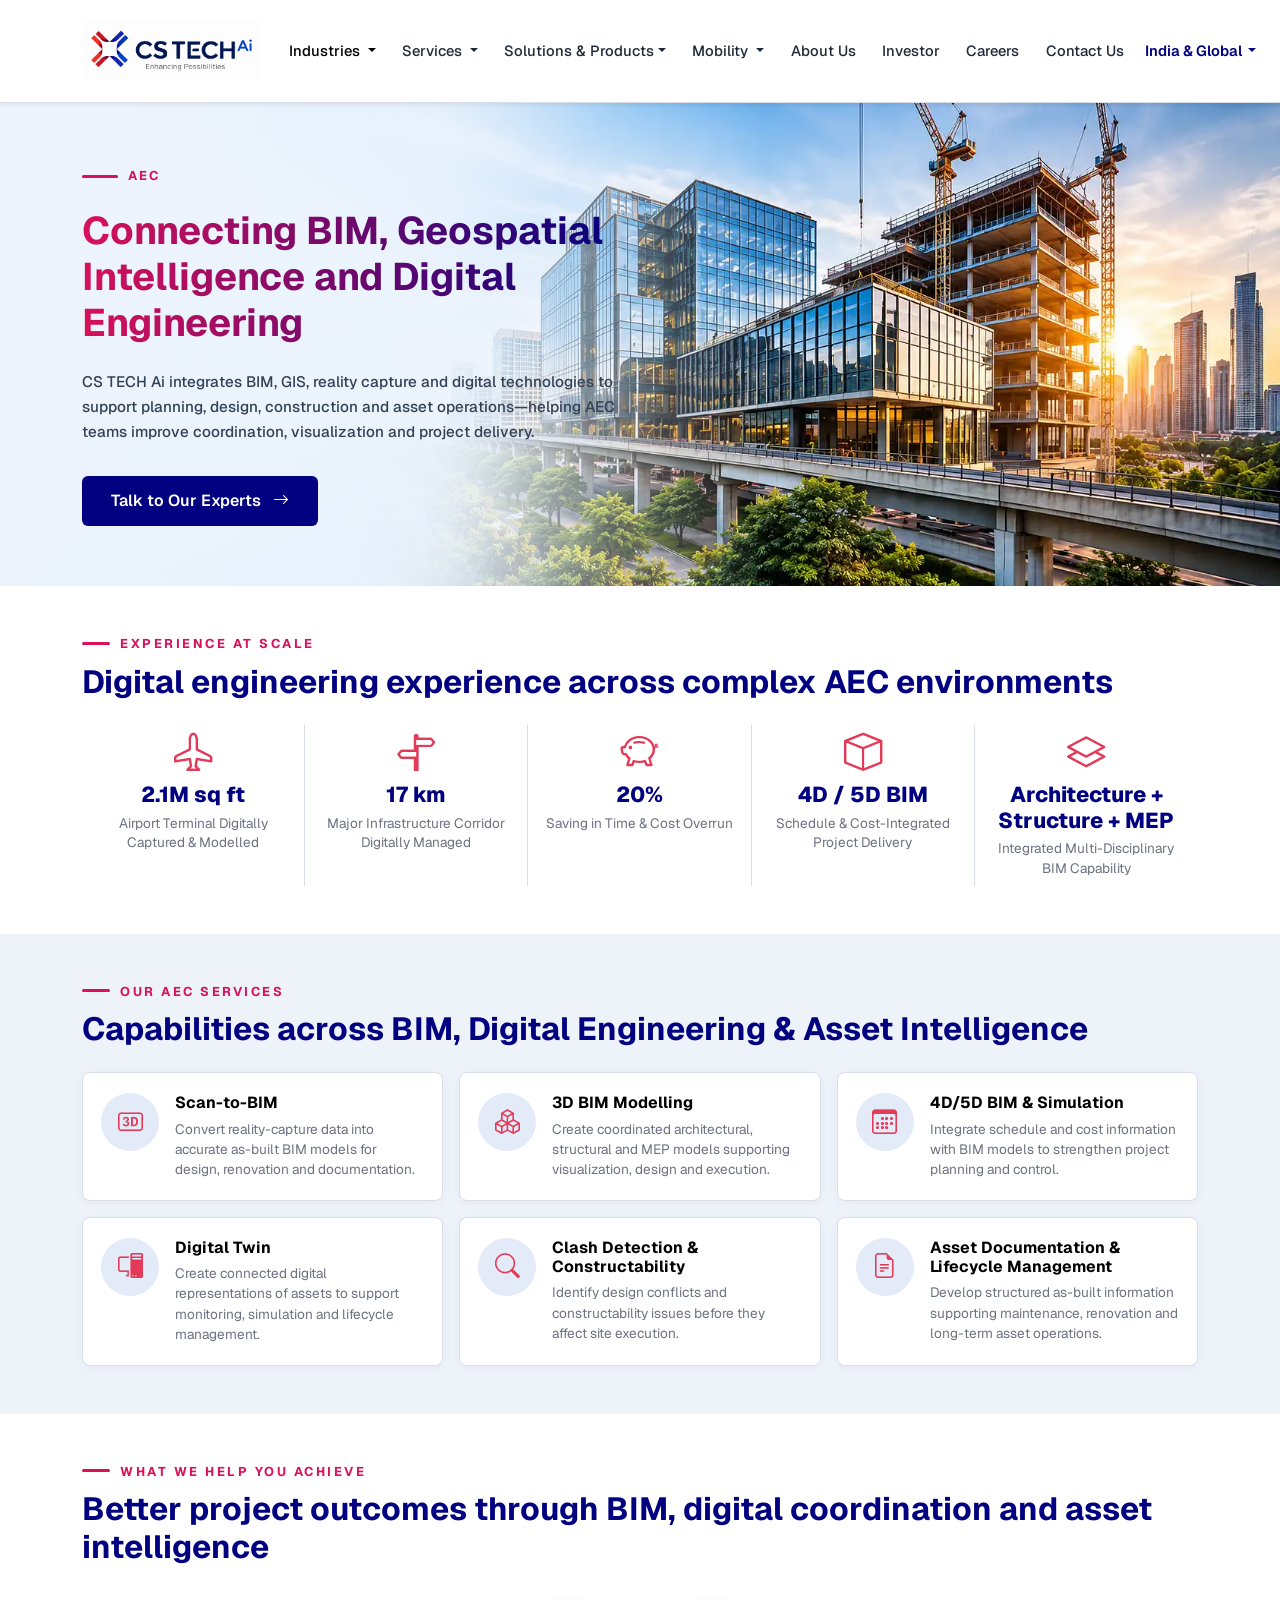
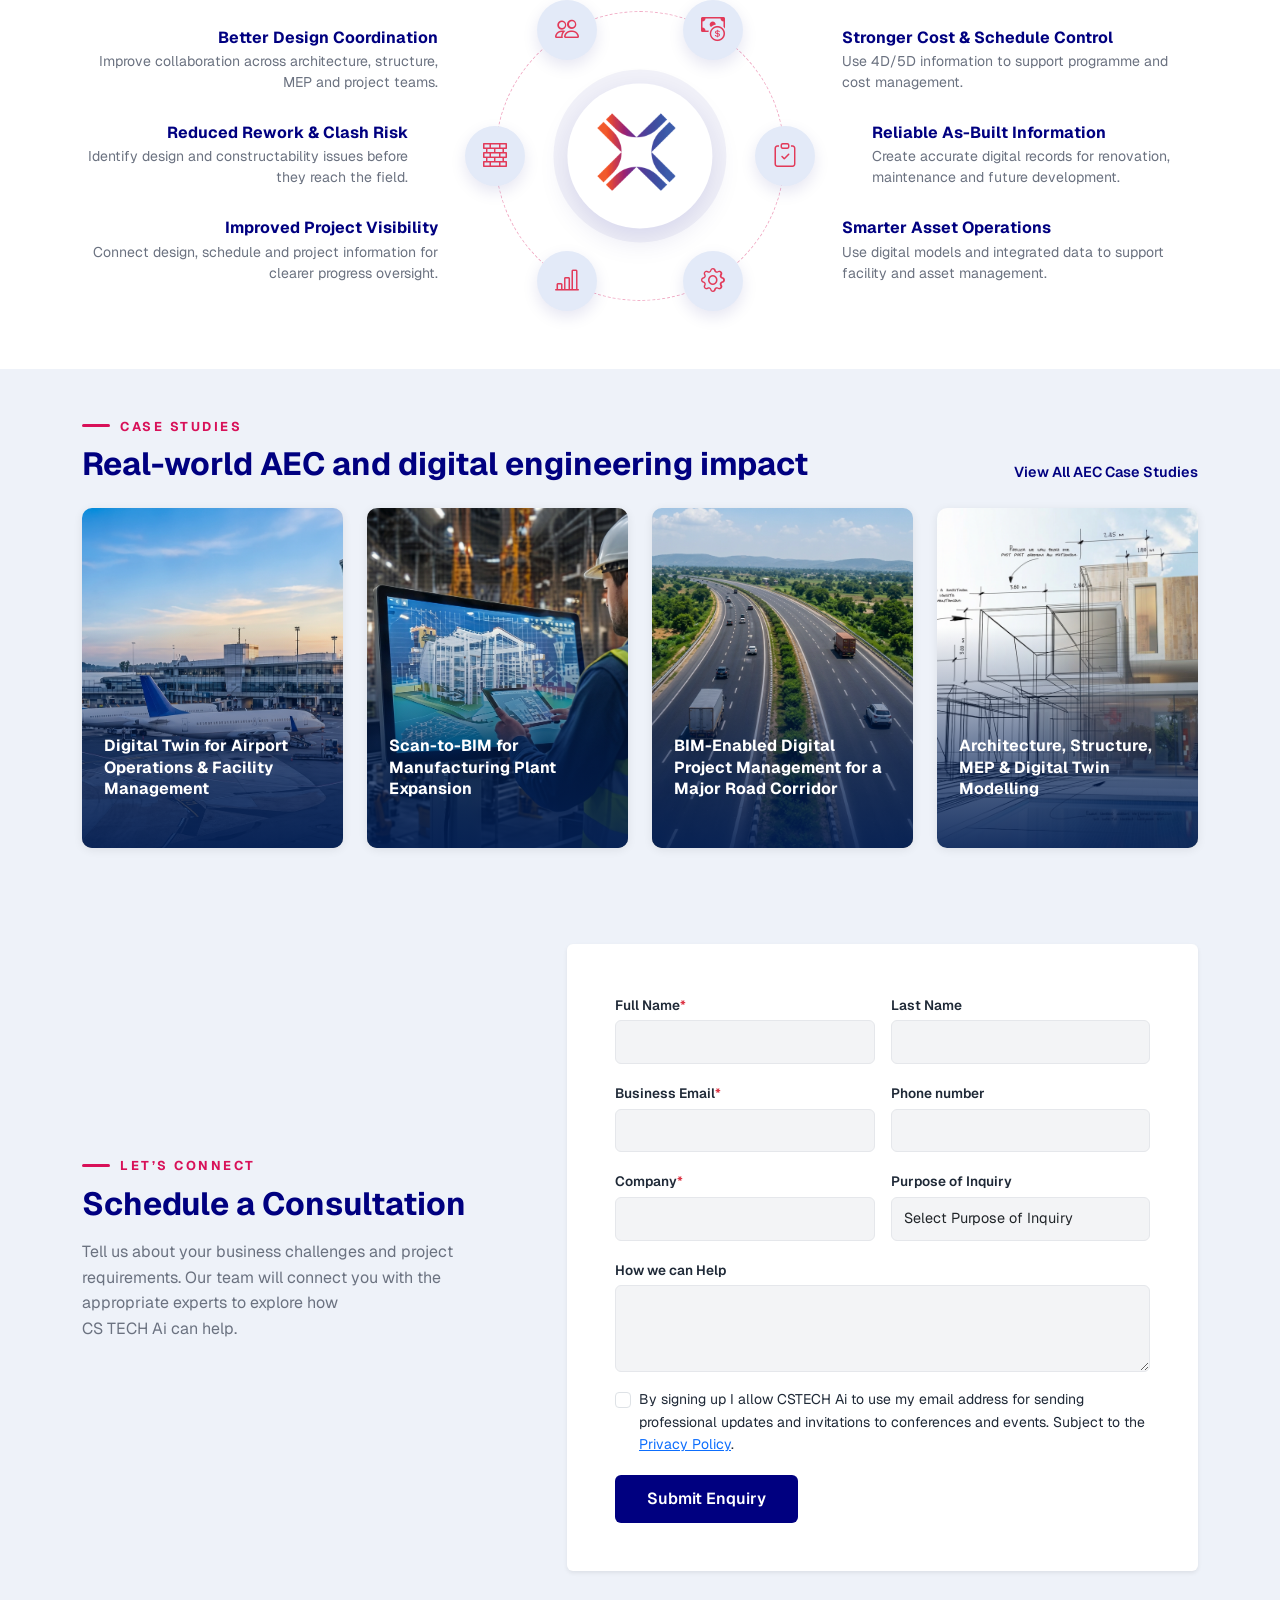
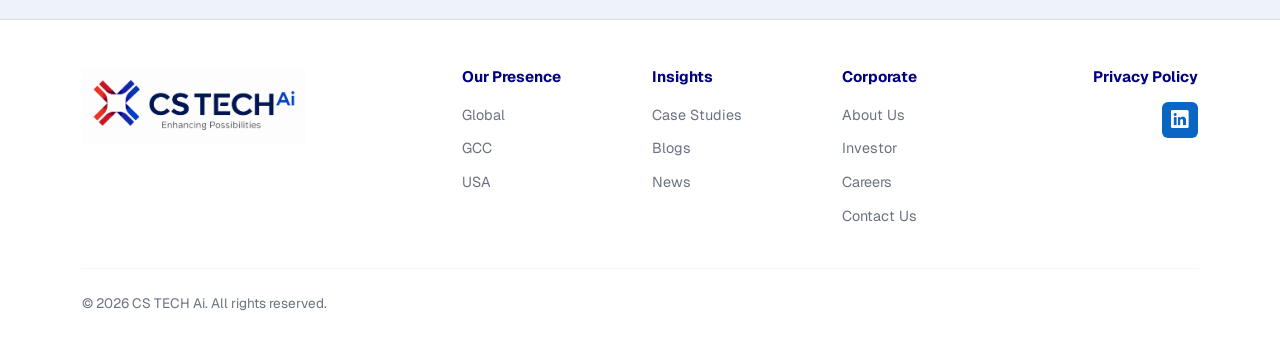
<file: industries/aec.html>
<!DOCTYPE html>
<html lang="en">

<head>
    

    <meta charset="UTF-8">
    <meta name="viewport" content="width=device-width, initial-scale=1.0">
    <title>CS TECH Ai | AEC - Connecting BIM, Geospatial Intelligence and Digital Engineering</title>
    <link href="https://cdn.jsdelivr.net/npm/bootstrap@5.3.8/dist/css/bootstrap.min.css" rel="stylesheet"
        integrity="sha384-sRIl4kxILFvY47J16cr9ZwB07vP4J8+LH7qKQnuqkuIAvNWLzeN8tE5YBujZqJLB" crossorigin="anonymous">
    <link href="https://cdn.jsdelivr.net/npm/bootstrap-icons@1.11.3/font/bootstrap-icons.css" rel="stylesheet">
    <link rel="preconnect" href="https://fonts.googleapis.com">
    <link rel="preconnect" href="https://fonts.gstatic.com" crossorigin>
    <link href="https://fonts.googleapis.com/css2?family=Geist:wght@400;500;600;700;800&display=swap" rel="stylesheet">
    <link rel="stylesheet" href="../css/style.css">
    <link rel="stylesheet" href="../css/icons.css">
</head>

<body>

    <!-- ===================== NAVBAR ===================== -->
    <div id="site-header"></div>

    <!-- ===================== HERO ===================== -->
    <section class="hero-section">
        <div class="hero-slide auto-hero ind-hero" style="background-image:url('../img/industries/aec.webp')">
            <div class="container position-relative">
                <div class="row">
                    <div class="col-lg-7 col-xl-6">
                        <div class="hero-content">
                            <p class="gcc-hero-eyebrow"><span class="gcc-hero-dash"></span>AEC</p>
                            <h1 class="hero-title hero-title-gradient">Connecting BIM, Geospatial<br>Intelligence and Digital<br>Engineering</h1>
                            <p class="gcc-hero-sub">CS TECH Ai integrates BIM, GIS, reality capture and digital technologies to support planning, design, construction and asset operations&mdash;helping AEC teams improve coordination, visualization and project delivery.</p>
                            <a href="#contact" class="btn hero-btn">Talk to Our Experts <i class="bi bi-arrow-right ms-2"></i></a>
                        </div>
                    </div>
                </div>
            </div>
        </div>
    </section>

    <!-- ===================== EXPERIENCE AT SCALE ===================== -->
    <section class="ind-stats-sec py-5">
        <div class="container">
            <p class="section-eyebrow"><span class="eyebrow-bar"></span>EXPERIENCE AT SCALE</p>
            <h2 class="section-title mb-4">Digital engineering experience across complex AEC environments</h2>
            <div class="ind-stats">
                <div class="ind-stat">
                    <i class="bi bi-airplane"></i>
                    <h3>2.1M sq ft</h3>
                    <p>Airport Terminal Digitally Captured &amp; Modelled</p>
                </div>
                <div class="ind-stat">
                    <i class="bi bi-signpost-split"></i>
                    <h3>17 km</h3>
                    <p>Major Infrastructure Corridor Digitally Managed</p>
                </div>
                <div class="ind-stat">
                    <i class="bi bi-piggy-bank"></i>
                    <h3>20%</h3>
                    <p>Saving in Time &amp; Cost Overrun</p>
                </div>
                <div class="ind-stat">
                    <i class="bi bi-box"></i>
                    <h3>4D / 5D BIM</h3>
                    <p>Schedule &amp; Cost-Integrated Project Delivery</p>
                </div>
                <div class="ind-stat">
                    <i class="bi bi-layers"></i>
                    <h3>Architecture + Structure + MEP</h3>
                    <p>Integrated Multi-Disciplinary BIM Capability</p>
                </div>
            </div>
        </div>
    </section>

    <!-- ===================== SERVICES ===================== -->
    <section class="ind-services py-5">
        <div class="container">
            <p class="section-eyebrow"><span class="eyebrow-bar"></span>OUR AEC SERVICES</p>
            <h2 class="section-title mb-4">Capabilities across BIM, Digital Engineering &amp; Asset Intelligence</h2>
            <div class="row g-3" data-mobile-slider>
                <div class="col-md-6 col-lg-4">
                    <div class="ind-svc">
                        <span class="ind-svc-icon"><i class="bi bi-badge-3d"></i></span>
                        <div>
                            <h5>Scan-to-BIM</h5>
                            <p>Convert reality-capture data into accurate as-built BIM models for design, renovation and documentation.</p>
                        </div>
                    </div>
                </div>
                <div class="col-md-6 col-lg-4">
                    <div class="ind-svc">
                        <span class="ind-svc-icon"><i class="bi bi-boxes"></i></span>
                        <div>
                            <h5>3D BIM Modelling</h5>
                            <p>Create coordinated architectural, structural and MEP models supporting visualization, design and execution.</p>
                        </div>
                    </div>
                </div>
                <div class="col-md-6 col-lg-4">
                    <div class="ind-svc">
                        <span class="ind-svc-icon"><i class="bi bi-calendar3"></i></span>
                        <div>
                            <h5>4D/5D BIM &amp; Simulation</h5>
                            <p>Integrate schedule and cost information with BIM models to strengthen project planning and control.</p>
                        </div>
                    </div>
                </div>
                <div class="col-md-6 col-lg-4">
                    <div class="ind-svc">
                        <span class="ind-svc-icon"><i class="bi bi-pc-display"></i></span>
                        <div>
                            <h5>Digital Twin</h5>
                            <p>Create connected digital representations of assets to support monitoring, simulation and lifecycle management.</p>
                        </div>
                    </div>
                </div>
                <div class="col-md-6 col-lg-4">
                    <div class="ind-svc">
                        <span class="ind-svc-icon"><i class="bi bi-search"></i></span>
                        <div>
                            <h5>Clash Detection &amp; Constructability</h5>
                            <p>Identify design conflicts and constructability issues before they affect site execution.</p>
                        </div>
                    </div>
                </div>
                <div class="col-md-6 col-lg-4">
                    <div class="ind-svc">
                        <span class="ind-svc-icon"><i class="bi bi-file-earmark-text"></i></span>
                        <div>
                            <h5>Asset Documentation &amp; Lifecycle Management</h5>
                            <p>Develop structured as-built information supporting maintenance, renovation and long-term asset operations.</p>
                        </div>
                    </div>
                </div>
            </div>
            <div class="mobile-slider-dots"></div>
        </div>
    </section>

    <!-- ===================== WHAT WE HELP YOU ACHIEVE ===================== -->
    <section class="ind-achieve py-5">
        <div class="container">
            <p class="section-eyebrow"><span class="eyebrow-bar"></span>WHAT WE HELP YOU ACHIEVE</p>
            <h2 class="section-title mb-4">Better project outcomes through BIM, digital coordination and asset intelligence</h2>
            <div class="row align-items-center g-4">
                <div class="col-lg-4 order-2 order-lg-1">
                    <div class="ind-goals">
                        <div class="ind-goal ind-goal-left">
                            <h5>Better Design Coordination</h5>
                            <p>Improve collaboration across architecture, structure, MEP and project teams.</p>
                        </div>
                        <div class="ind-goal ind-goal-left">
                            <h5>Reduced Rework &amp; Clash Risk</h5>
                            <p>Identify design and constructability issues before they reach the field.</p>
                        </div>
                        <div class="ind-goal ind-goal-left">
                            <h5>Improved Project Visibility</h5>
                            <p>Connect design, schedule and project information for clearer progress oversight.</p>
                        </div>
                    </div>
                </div>
                <div class="col-lg-4 order-1 order-lg-2">
                    <div class="ind-orbit" aria-hidden="true">
                        <div class="ind-orbit-ring"></div>
                        <div class="ind-orbit-core"><img src="../img/industries/cs-mark.png" alt=""></div>
                        <span class="ind-orbit-node" style="left:28.0%;top:11.9%"><i class="bi bi-people"></i></span>
                        <span class="ind-orbit-node" style="left:72.0%;top:11.9%"><i class="bi bi-cash-coin"></i></span>
                        <span class="ind-orbit-node" style="left:94.0%;top:50.0%"><i class="bi bi-clipboard-check"></i></span>
                        <span class="ind-orbit-node" style="left:72.0%;top:88.1%"><i class="bi bi-gear"></i></span>
                        <span class="ind-orbit-node" style="left:28.0%;top:88.1%"><i class="bi bi-bar-chart-line"></i></span>
                        <span class="ind-orbit-node" style="left:6.0%;top:50.0%"><i class="bi bi-bricks"></i></span>
                    </div>
                </div>
                <div class="col-lg-4 order-3">
                    <div class="ind-goals">
                        <div class="ind-goal ind-goal-right">
                            <h5>Stronger Cost &amp; Schedule Control</h5>
                            <p>Use 4D/5D information to support programme and cost management.</p>
                        </div>
                        <div class="ind-goal ind-goal-right">
                            <h5>Reliable As-Built Information</h5>
                            <p>Create accurate digital records for renovation, maintenance and future development.</p>
                        </div>
                        <div class="ind-goal ind-goal-right">
                            <h5>Smarter Asset Operations</h5>
                            <p>Use digital models and integrated data to support facility and asset management.</p>
                        </div>
                    </div>
                </div>
            </div>
        </div>
    </section>

    <!-- ===================== CASE STUDIES ===================== -->
    <section class="case-studies ind-cases py-5">
        <div class="container">
            <div class="d-flex flex-wrap justify-content-between align-items-end mb-4">
                <div>
                    <p class="section-eyebrow"><span class="eyebrow-bar"></span>CASE STUDIES</p>
                    <h2 class="section-title mb-0">Real-world AEC and digital engineering impact</h2>
                </div>
                <a href="#" class="view-all-link">View All AEC Case Studies</a>
            </div>
            <div class="row g-4" data-mobile-slider>
                <div class="col-sm-6 col-lg-3">
                    <div class="case-card" style="background-image:url('../img/industries/Digital.png')">
                        <div class="case-overlay">
                            <div class="case-body">
                                <h5>Digital Twin for Airport Operations &amp; Facility Management</h5>
                                <a href="#" class="case-link">Read Case Study <i class="bi bi-arrow-right"></i></a>
                            </div>
                        </div>
                    </div>
                </div>
                <div class="col-sm-6 col-lg-3">
                    <div class="case-card" style="background-image:url('../img/industries/ManufacturingPlant.png')">
                        <div class="case-overlay">
                            <div class="case-body">
                                <h5>Scan-to-BIM for Manufacturing Plant Expansion</h5>
                                <a href="#" class="case-link">Read Case Study <i class="bi bi-arrow-right"></i></a>
                            </div>
                        </div>
                    </div>
                </div>
                <div class="col-sm-6 col-lg-3">
                    <div class="case-card" style="background-image:url('../img/industries/Transportation.png')">
                        <div class="case-overlay">
                            <div class="case-body">
                                <h5>BIM-Enabled Digital Project Management for a Major Road Corridor</h5>
                                <a href="#" class="case-link">Read Case Study <i class="bi bi-arrow-right"></i></a>
                            </div>
                        </div>
                    </div>
                </div>
                <div class="col-sm-6 col-lg-3">
                    <div class="case-card" style="background-image:url('../img/industries/Architecture.png')">
                        <div class="case-overlay">
                            <div class="case-body">
                                <h5>Architecture, Structure, MEP &amp; Digital Twin Modelling</h5>
                                <a href="#" class="case-link">Read Case Study <i class="bi bi-arrow-right"></i></a>
                            </div>
                        </div>
                    </div>
                </div>
            </div>
            <div class="mobile-slider-dots"></div>
        </div>
    </section>

    <!-- ===================== CONTACT (shared: includes/form.html) ===================== -->
    <div id="site-form"></div>

    <!-- ===================== FOOTER ===================== -->
    <div id="site-footer"></div>

    <script src="https://cdn.jsdelivr.net/npm/bootstrap@5.3.8/dist/js/bootstrap.bundle.min.js"
        integrity="sha384-FKyoEForCGlyvwx9Hj09JcYn3nv7wiPVlz7YYwJrWVcXK/BmnVDxM+D2scQbITxI"
        crossorigin="anonymous"></script>
    <script src="../js/include.js"></script>
    <script src="../js/mobile-slider.js"></script>

</body>

</html>
</file>
<file: css/style.css>
﻿/* ===================== GLOBAL ===================== */
:root {
    --cs-primary: #000080;
    --cs-primary-dark: #000055;
    --cs-primary-light: #1a1aa0;
    --cs-accent: #d81159;
    --cs-icon: #d81159;
    --cs-magenta: #d81159;
    --cs-text: #1f2937;
    --cs-muted: #6b7280;
    --cs-bg-light: #EEF2F9;
    --cs-border: #D9DEE8;
}

*,
*::before,
*::after {
    box-sizing: border-box;
}

html,
body {
    overflow-x: hidden;
}

/* SVG icon utility - render any SVG as a currentColor-coloured shape via CSS mask */
.svg-icon {
    display: inline-block;
    width: 1em;
    height: 1em;
    background-color: currentColor;
    -webkit-mask: var(--icon) no-repeat center / contain;
    mask: var(--icon) no-repeat center / contain;
    vertical-align: -0.125em;
    flex-shrink: 0;
}

body {
    font-family: 'Geist', 'Inter', 'Segoe UI', system-ui, -apple-system, sans-serif;
    color: var(--cs-text);
    line-height: 1.6;
    padding-top: 100px;
}

.section-eyebrow {
    color: var(--cs-accent);
    font-size: 0.8rem;
    font-weight: 700;
    letter-spacing: 2.5px;
    margin-bottom: 0.5rem;
    text-transform: uppercase;
}

.eyebrow-light {
    color: #ffb892;
}

.section-title {
    font-size: 2rem;
    font-weight: 700;
    color: var(--cs-primary);
    margin-bottom: 1rem;
    overflow-wrap: break-word;
    word-wrap: break-word;
}

.section-title.text-white {
    color: #fff !important;
}

.section-sub {
    color: var(--cs-muted);
    font-size: 1rem;
    /* max-width: 900px; */
}

.text-white-75 {
    color: rgba(255, 255, 255, 0.8) !important;
}

/* ===================== NAVBAR ===================== */
.navbar {
    border-bottom: 1px solid var(--cs-border);
}

.site-logo {
    height: 70px;
    width: auto;
}

.logo-text {
    line-height: 1;
}

.logo-main {
    color: var(--cs-primary);
    font-weight: 800;
    font-size: 1.35rem;
    letter-spacing: 1px;
}

.logo-sup {
    color: var(--cs-accent);
    font-weight: 700;
    font-size: 0.75rem;
    margin-left: 2px;
}

.logo-tag {
    color: var(--cs-accent);
    font-size: 0.65rem;
    font-weight: 500;
    letter-spacing: 0.5px;
    margin-top: 2px;
}

.navbar .nav-link {
    color: var(--cs-text);
    font-weight: 500;
    font-size: 0.92rem;
    padding: 0.5rem 0.75rem !important;
    white-space: nowrap;
}

.navbar .nav-link:hover {
    color: var(--cs-primary);
}

.region-btn {
    color: var(--cs-primary);
    font-weight: 600;
    text-decoration: none;
    font-size: 0.95rem;
}

.region-btn:hover {
    color: var(--cs-primary-dark);
}

/* ===================== HERO ===================== */
.hero-section {
    position: relative;
    overflow: hidden;
}

.hero-slide {
    position: relative;
    background-color: #eaf1fb;
    background-size: cover;
    background-position: center;
    background-repeat: no-repeat;
    min-height: 560px;
    display: flex;
    align-items: center;
    padding: 90px 0;
}

.hero-overlay {
    position: absolute;
    inset: 0;
    background: linear-gradient(90deg,
            rgba(234, 241, 251, 0.95) 0%,
            rgba(234, 241, 251, 0.75) 40%,
            rgba(234, 241, 251, 0.25) 65%,
            rgba(234, 241, 251, 0) 100%);
    pointer-events: none;
}



.hero-content {
    position: relative;
    z-index: 2;
}

/* GPTW slide: tall vertical badge – contain it on the right so it doesn't overflow */
.hero-slide-gptw {
    background-size: contain;
    background-position: right 4% center;
    background-repeat: no-repeat;
    background-color: #eaf1fb;
}

/* Keep the GPTW badge visually constrained to the right half so the left
   content column always has clean, legible space */
@media (min-width: 992px) {
    .hero-slide-gptw {
        background-size: auto 95%;
        background-position: right 6% center;
    }
}

/* Mobility slide: wide landscape banner – cover the whole slide, truck on right */
.hero-slide-mobility {
    background-size: cover;
    background-position: right center;
    background-color: #eaf1fb;
}

.hero-slide-gptw .hero-overlay,
.hero-slide-mobility .hero-overlay {
    background: linear-gradient(90deg,
            rgba(234, 241, 251, 1) 0%,
            rgba(234, 241, 251, 0.95) 35%,
            rgba(234, 241, 251, 0.6) 55%,
            rgba(234, 241, 251, 0) 70%);
}

.hero-eyebrow {
    color: var(--cs-text);
    font-size: 0.8rem;
    font-weight: 700;
    letter-spacing: 2.5px;
    margin-bottom: 0.5rem;
    text-transform: uppercase;
}

.hero-divider {
    width: 60px;
    height: 3px;
    background: var(--cs-accent);
    margin-bottom: 1.5rem;
}

.hero-title {
    font-size: 2.6rem;
    font-weight: 700;
    color: var(--cs-primary);
    line-height: 1.2;
    margin-bottom: 1.5rem;
}

/* Gradient title: magenta → navy */
.hero-title-gradient {
    background: linear-gradient(90deg,
            #d81159 0%,
            #000080 100%);
    -webkit-background-clip: text;
    background-clip: text;
    -webkit-text-fill-color: transparent;
    color: transparent;
}

.hero-title-gradient sup {
    font-size: 0.5em;
    top: -0.75em;
}

/* Force GPTW title to render on a single line */
.hero-title-oneline {
    white-space: nowrap;
    font-size: 2.1rem;
}

@media (max-width: 1199.98px) {
    .hero-title-oneline {
        font-size: 1.75rem;
    }
}

@media (max-width: 767.98px) {
    .hero-title-oneline {
        white-space: normal;
        font-size: 1.6rem;
    }
}

/* Side image used on slides 2 and 3 */
.hero-side-image {
    display: flex;
    align-items: center;
    justify-content: center;
    position: relative;
    z-index: 2;
}

.hero-visual {
    max-width: 100%;
    max-height: 420px;
    width: auto;
    height: auto;
    object-fit: contain;
    filter: drop-shadow(0 20px 40px rgba(3, 40, 107, 0.25));
}

.hero-sub {
    color: #334155;
    font-size: 1rem;
    max-width: 520px;
    margin-bottom: 2rem;
    font-weight: 500;
}

.hero-btn {
    background: var(--cs-primary);
    color: #fff;
    padding: 12px 28px;
    border-radius: 6px;
    font-weight: 600;
    transition: all 0.2s ease;
}

.hero-btn:hover {
    background: var(--cs-primary-dark);
    color: #fff;
    transform: translateY(-2px);
}

/* ---- Floating badges on right ---- */
.hero-badges {
    position: absolute;
    right: 15px;
    top: 50%;
    transform: translateY(-50%);
    display: flex;
    flex-direction: column;
    gap: 18px;
    z-index: 2;
}

.hero-badge {
    position: relative;
    background: #fff;
    padding: 12px 20px;
    border-radius: 10px;
    box-shadow: 0 10px 25px rgba(0, 0, 0, 0.15);
    display: flex;
    align-items: center;
    gap: 12px;
    font-size: 0.9rem;
    font-weight: 600;
    color: var(--cs-text);
    min-width: 220px;
    cursor: pointer;
    overflow: hidden;
    transition: transform 0.3s ease, box-shadow 0.3s ease, color 0.3s ease;
    z-index: 1;
}

.hero-badge::before {
    content: "";
    position: absolute;
    inset: 0;
    background: linear-gradient(135deg, var(--cs-icon) 0%, #d9521a 100%);
    opacity: 0;
    transform: scaleX(0);
    transform-origin: left center;
    transition: transform 0.4s cubic-bezier(0.4, 0.2, 0.2, 1), opacity 0.3s ease;
    z-index: -1;
}

.hero-badge:hover {
    transform: translateX(-6px) translateY(-3px);
    box-shadow: 0 16px 35px rgba(216, 17, 89, 0.25);
    color: #fff;
}

.hero-badge:hover::before {
    opacity: 1;
    transform: scaleX(1);
}

.hero-badge i,
.hero-badge .svg-icon {
    color: var(--cs-icon);
    font-size: 1.2rem;
    transition: color 0.3s ease, transform 0.3s ease;
}

.hero-badge:hover i,
.hero-badge:hover .svg-icon {
    color: #fff;
    transform: scale(1.15) rotate(-6deg);
}

/* Carousel arrows */
.carousel-arrow {
    width: 40px;
    height: 40px;
    background: #fff;
    border-radius: 50%;
    display: flex;
    align-items: center;
    justify-content: center;
    color: var(--cs-icon);
    font-size: 1.2rem;
    box-shadow: 0 4px 12px rgba(0, 0, 0, 0.1);
}

.carousel-control-prev,
.carousel-control-next {
    width: 60px;
    opacity: 1;
}

.carousel-dots {
    position: absolute;
    bottom: 20px;
    left: 50%;
    transform: translateX(-50%);
    display: flex;
    gap: 8px;
}

.dot {
    width: 10px;
    height: 10px;
    border-radius: 50%;
    background: rgba(3, 40, 107, 0.3);
    cursor: pointer;
    border: none;
    padding: 0;
    transition: background 0.3s ease, width 0.3s ease, border-radius 0.3s ease;
}

.carousel-dots .dot.active {
    background: var(--cs-primary);
    width: 24px;
    border-radius: 5px;
}

/* ===================== STATS ===================== */
.stats-section {
    border-bottom: 1px solid var(--cs-border);
}

.stat-item {
    display: flex;
    align-items: flex-start;
    gap: 14px;
    text-align: left;
}

/* Nudge the content block down a touch so the icon lines up with the first line of text */
.stat-item>div:not(.stat-icon) {
    padding-top: 2px;
}

.stat-icon {
    width: 70px;
    height: 70px;
    background: var(--cs-bg-light);
    border-radius: 50%;
    display: flex;
    align-items: center;
    justify-content: center;
    color: var(--cs-icon);
    font-size: 2rem;
    flex-shrink: 0;
}

.stat-icon-raster {
    width: 55%;
    height: 55%;
    object-fit: contain;
    filter: brightness(0) saturate(100%) invert(14%) sepia(94%) saturate(5300%) hue-rotate(329deg) brightness(96%) contrast(97%);
}

.stat-number {
    color: var(--cs-primary);
    font-weight: 700;
    font-size: 1.6rem;
    margin: 0;
    line-height: 1.2;
}

.stat-number.stat-sm {
    font-size: 1.3rem;
    line-height: 1.25;
}

.stat-number small {
    font-size: 0.95rem;
    font-weight: 500;
    color: var(--cs-muted);
}

.stat-label {
    color: var(--cs-muted);
    font-size: 0.8rem;
    margin: 0;
    line-height: 1.3;
}

/* ===================== INDUSTRIES ===================== */
.industries-section {
    background: var(--cs-bg-light);
}

/* ---- Slider ---- */
.industry-slider-wrap {
    position: relative;
    padding: 0 50px;
}

.industry-slider {
    overflow: hidden;
}

.industry-track {
    display: flex;
    transition: transform 0.8s cubic-bezier(0.4, 0.2, 0.2, 1);
    will-change: transform;
}

.industry-slide {
    flex: 0 0 25%;
    max-width: 25%;
    padding: 0 12px;
    box-sizing: border-box;
    display: flex;
}

.industry-slide .industry-card {
    width: 100%;
}

.slider-nav {
    position: absolute;
    top: 50%;
    transform: translateY(-50%);
    width: 44px;
    height: 44px;
    border-radius: 50%;
    border: none;
    background: #fff;
    color: var(--cs-primary);
    font-size: 1.2rem;
    display: flex;
    align-items: center;
    justify-content: center;
    box-shadow: 0 6px 18px rgba(3, 40, 107, 0.18);
    cursor: pointer;
    z-index: 5;
    transition: all 0.2s ease;
}

.slider-nav:hover:not(:disabled) {
    background: var(--cs-primary);
    color: #fff;
}

.slider-nav:disabled {
    opacity: 0.4;
    cursor: not-allowed;
}

.slider-prev {
    left: 0;
}

.slider-next {
    right: 0;
}

.industry-card {
    background: #fff;
    border-radius: 10px;
    overflow: hidden;
    box-shadow: 0 2px 10px rgba(0, 0, 0, 0.05);
    transition: all 0.3s ease;
    height: 100%;
    display: flex;
    flex-direction: column;
}

.industry-card:hover {
    transform: translateY(-5px);
    box-shadow: 0 10px 30px rgba(3, 40, 107, 0.12);
}

.industry-img {
    height: 170px;
    background-size: cover;
    background-position: center;
    background-color: #cbd6e8;
    background-image: linear-gradient(135deg, #cbd6e8 0%, #a9bedb 100%);
}

.industry-body {
    padding: 20px;
    position: relative;
    flex: 1;
    display: flex;
    flex-direction: column;
}

.industry-body h5 {
    color: #000000;
    font-weight: 700;
    font-size: 1rem;
    margin-bottom: 10px;
    line-height: 1.3;
}

.industry-body p {
    color: var(--cs-muted);
    font-size: 0.85rem;
    line-height: 1.5;
    flex: 1;
    margin-bottom: 10px;
}

.card-arrow {
    color: var(--cs-icon);
    font-size: 1.1rem;
    align-self: flex-end;
    transition: transform 0.2s ease;
}

.card-arrow:hover {
    transform: translateX(5px);
    color: var(--cs-icon);
}

/* ===================== INDUSTRY FLIP ROW (full width) ===================== */
.industry-flip-section {
    background: var(--cs-bg-light);
}

.industry-flip-header {
    max-width: 900px;
    margin: 0 auto 2.5rem;
    padding: 0 15px;
    text-align: center;
}

.industry-flip-header .section-sub {
    max-width: 760px;
    margin-left: auto;
    margin-right: auto;
}

.industry-flip-row {
    display: grid;
    grid-template-columns: repeat(4, minmax(0, 1fr));
    gap: 18px;
    width: 100%;
    transition: transform 0.8s cubic-bezier(0.4, 0.2, 0.2, 1);
    will-change: transform;
}

/* mobile carousel wrapper – only takes effect when JS adds the class */
.industry-flip-row.is-carousel {
    display: flex;
    grid-template-columns: none;
    gap: 0;
    overflow: visible;
}

.industry-flip-row.is-carousel .industry-flip-card {
    flex: 0 0 100%;
    max-width: 100%;
    padding: 0 8px;
    aspect-ratio: 4 / 3;
    margin: 0;
}

/* mobile carousel outer clip – constrains overflow so cards don't bleed sideways */
.industry-flip-carousel {
    position: relative;
    width: 100%;
    overflow: hidden;
}

.industry-flip-dots {
    display: none;
    justify-content: center;
    gap: 8px;
    margin-top: 20px;
}

.industry-flip-dots.active {
    display: flex;
}

.industry-flip-dots .dot {
    width: 8px;
    height: 8px;
    border-radius: 50%;
    background: rgba(3, 40, 107, 0.25);
    border: none;
    padding: 0;
    cursor: pointer;
    transition: all 0.3s ease;
}

.industry-flip-dots .dot.active {
    background: var(--cs-primary);
    width: 24px;
    border-radius: 4px;
}

.industry-flip-card {
    perspective: 1200px;
    width: 100%;
    aspect-ratio: 3 / 4;
    min-height: 350px;
}

.industry-flip-card .flip-card-inner {
    position: relative;
    width: 100%;
    height: 100%;
    transform-style: preserve-3d;
    transition: transform 0.75s cubic-bezier(0.4, 0.2, 0.2, 1);
    border-radius: 12px;
}

.industry-flip-card:hover .flip-card-inner,
.industry-flip-card:focus-within .flip-card-inner {
    transform: rotateY(180deg);
}

.industry-flip-card .flip-card-face {
    position: absolute;
    inset: 0;
    border-radius: 12px;
    overflow: hidden;
    -webkit-backface-visibility: hidden;
    backface-visibility: hidden;
    box-shadow: 0 6px 18px rgba(0, 0, 0, 0.1);
}

.industry-flip-card .flip-card-front {
    background-size: cover;
    background-position: center;
    background-repeat: no-repeat;
    background-color: #cbd6e8;
    display: flex;
    align-items: flex-end;
}

.industry-flip-card .flip-card-front::before {
    content: "";
    position: absolute;
    inset: 0;
    background: linear-gradient(180deg,
            rgba(2, 31, 85, 0) 0%,
            rgba(2, 31, 85, 0) 45%,
            rgba(2, 31, 85, 0.75) 95%);
    pointer-events: none;
}

.industry-flip-card .flip-card-title {
    position: relative;
    z-index: 1;
    padding: 14px;
    color: #fff;
    width: 100%;
}

.industry-flip-card .flip-card-title h5 {
    color: #fff;
    font-weight: 700;
    font-size: 0.95rem;
    line-height: 1.3;
    margin: 0;
    text-shadow: 0 2px 6px rgba(0, 0, 0, 0.4);
}

.industry-flip-card .flip-card-back {
    background: linear-gradient(145deg, var(--cs-primary) 0%, var(--cs-primary-dark) 100%);
    color: #fff;
    transform: rotateY(180deg);
    padding: 18px;
    display: flex;
    flex-direction: column;
    justify-content: center;
    gap: 10px;
    text-align: left;
}

.industry-flip-card .flip-card-back h5 {
    color: #fff;
    font-weight: 700;
    font-size: 0.95rem;
    line-height: 1.3;
    margin: 0;
    padding-bottom: 8px;
    border-bottom: 2px solid var(--cs-icon);
    display: inline-block;
    align-self: flex-start;
}

.industry-flip-card .flip-card-back p {
    color: rgba(255, 255, 255, 0.9);
    font-size: 0.82rem;
    line-height: 1.5;
    margin: 0;
    flex: 1;
}

.flip-card-link {
    color: #fff;
    font-weight: 600;
    font-size: 0.85rem;
    text-decoration: none;
    display: inline-flex;
    align-items: center;
    gap: 6px;
    align-self: flex-start;
    transition: gap 0.2s ease, color 0.2s ease;
}

.flip-card-link i {
    color: #fff;
}

.flip-card-link:hover {
    color: var(--cs-icon);
    gap: 10px;
}

.flip-card-link:hover i {
    color: var(--cs-icon);
}

/* ---- Industry flip responsive ---- */
@media (max-width: 991.98px) {
    .industry-flip-row {
        grid-template-columns: repeat(3, minmax(0, 1fr));
        gap: 16px;
    }
}

@media (max-width: 767.98px) {
    .industry-flip-row {
        grid-template-columns: repeat(2, minmax(0, 1fr));
    }
}

@media (max-width: 479.98px) {
    .industry-flip-row {
        grid-template-columns: 1fr;
    }

    .industry-flip-card {
        aspect-ratio: 4 / 3;
        max-width: 420px;
        margin: 0 auto;
    }
}

/* ===================== SERVICES ===================== */
.services-section {
    background: #fff;
}

.service-card {
    background: var(--cs-bg-light);
    border-radius: 10px;
    padding: 20px;
    display: flex;
    align-items: center;
    gap: 16px;
    transition: all 0.3s ease;
    height: 100%;
}

.service-card:hover {
    background: #fff;
    box-shadow: 0 8px 24px rgba(3, 40, 107, 0.1);
    transform: translateY(-3px);
}

.service-icon {
    width: 70px;
    height: 70px;
    background: #fff;
    border-radius: 8px;
    display: flex;
    align-items: center;
    justify-content: center;
    color: var(--cs-icon);
    font-size: 2rem;
    flex-shrink: 0;
    box-shadow: 0 2px 6px rgba(0, 0, 0, 0.05);
}

.service-content {
    flex: 1;
}

.service-content h5 {
    color: #000000;
    font-weight: 700;
    font-size: 1rem;
    margin-bottom: 6px;
}

.service-content p {
    color: var(--cs-muted);
    font-size: 0.85rem;
    margin: 0;
    line-height: 1.5;
}

.service-arrow {
    color: var(--cs-icon);
    font-size: 1.1rem;
    flex-shrink: 0;
    align-self: center;
}

@media (max-width: 767.98px) {
  .services-section .container.text-center {
    	text-align: left !important;
	}

	.services-section .section-sub {
    	margin-left: 0;
    	margin-right: 0;
	}

	.services-visual {
    	max-width: 250px;
    	margin: 0 auto 20px;
	}

	.visual-device img, .visual-logo {
    	max-width: 100% !important;
    	max-height: 100%;
    }
}

/* ---- Split services layout (hub + two sides) ---- */
.services-section .section-sub {
    max-width: 820px;
}

.services-split {
    position: relative;
}

.services-side-heading {
    color: var(--cs-icon, #d81159);
    font-weight: 700;
    font-size: 0.8rem;
    letter-spacing: 2px;
    text-transform: uppercase;
    margin-bottom: 24px;
    text-align: right;
    padding-bottom: 10px;
    border-bottom: 1px solid var(--cs-border);
}

.order-3 .services-side-heading {
    text-align: left;
}

.split-services {
    display: flex;
    flex-direction: column;
    gap: 30px;
}

.split-service {
    display: flex;
    align-items: flex-start;
    gap: 16px;
    transition: transform 0.25s ease;
}

.split-service:hover {
    transform: translateX(0);
}

.split-service-left {
    text-align: right;
    justify-content: flex-end;
}

.split-service-left .split-content h5,
.split-service-left .split-content p {
    text-align: right;
}

.split-service-right {
    text-align: left;
    justify-content: flex-start;
}

.split-icon {
    width: 70px;
    height: 70px;
    border-radius: 12px;
    /* background: var(--cs-bg-light); */
    display: flex;
    align-items: center;
    justify-content: center;
    color: var(--cs-icon);
    font-size: 2rem;
    flex-shrink: 0;
    box-shadow: 0 2px 8px rgba(216, 17, 89, 0.06);
    transition: all 0.25s ease;
}

/* .split-service:hover .split-icon {
   
    box-shadow: 0 6px 18px rgba(216, 17, 89, 0.15);
    transform: translateY(-2px);
} */

.split-content {
    flex: 1;
}

.split-content h5 {
    color: #000000;
    font-weight: 700;
    font-size: 0.98rem;
    margin-bottom: 6px;
    line-height: 1.3;
}

.split-content p {
    color: var(--cs-muted);
    font-size: 0.83rem;
    margin: 0;
    line-height: 1.5;
}

/* ---- Central visual ---- */
.services-visual {
    position: relative;
    width: 100%;
    aspect-ratio: 1 / 1;
    max-width: 300px;
    margin: 0 auto;
    display: flex;
    align-items: center;
    justify-content: center;
}

.visual-glow {
    position: absolute;
    inset: 10%;
    border-radius: 50%;
    background: radial-gradient(circle,
            rgba(216, 17, 89, 0.15) 0%,
            rgba(216, 17, 89, 0.05) 45%,
            transparent 72%);
    filter: blur(20px);
    z-index: 0;
}

.visual-device {
    position: relative;
    z-index: 0;
    width: 100%;
    height: 100%;
    border-radius: 32px;
    /* background: #fff; */
    display: flex;
    align-items: center;
    justify-content: center;
    padding: 10px 10px;
    /* box-shadow: 0 10px 10px rgba(3, 40, 107, 0.18),
                inset 0 0 0 10px rgba(3, 40, 107, 0.06); */
}

.visual-device img,
.visual-logo {
    max-width: 170%;
    max-height: 200%;
    z-index: 0;
    width: auto;
    height: auto;
    object-fit: contain;
    display: block;
}

.visual-placeholder {
    width: 85%;
    height: 92%;
    border-radius: 32px;
    background: linear-gradient(145deg, var(--cs-primary) 0%, var(--cs-primary-dark) 100%);
    box-shadow: 0 25px 60px rgba(3, 40, 107, 0.35),
        inset 0 0 0 6px rgba(255, 255, 255, 0.08);
    display: flex;
    flex-direction: column;
    align-items: center;
    justify-content: center;
    gap: 14px;
    color: #fff;
    padding: 30px;
    text-align: center;
}

.visual-badge {
    width: 84px;
    height: 84px;
    border-radius: 50%;
    background: linear-gradient(135deg, var(--cs-icon), #d9521a);
    display: flex;
    align-items: center;
    justify-content: center;
    color: #fff;
    font-size: 2rem;
    box-shadow: 0 10px 30px rgba(216, 17, 89, 0.3);
    margin-bottom: 12px;
}

.visual-placeholder h4 {
    color: #fff;
    font-weight: 700;
    font-size: 1.3rem;
    margin: 0;
}

.visual-placeholder p {
    color: rgba(255, 255, 255, 0.75);
    font-size: 0.9rem;
    margin: 0;
}

/* ---- CTA buttons under columns ---- */
.services-side-cta {
    margin-top: 32px;
}

.services-cta-btn {
    padding: 10px 24px;
    font-weight: 600;
    font-size: 0.9rem;
    border-radius: 6px;
    border-width: 2px;
}

.services-cta-btn.btn-outline-primary {
    color: var(--cs-primary);
    border-color: var(--cs-primary);
}

.services-cta-btn.btn-outline-primary:hover {
    background: var(--cs-primary);
    color: #fff;
}

.services-cta-btn.btn-primary {
    background: var(--cs-primary);
    border-color: var(--cs-primary);
}

.services-cta-btn.btn-primary:hover {
    background: var(--cs-primary-dark);
    border-color: var(--cs-primary-dark);
}

/* ===================== WHY SECTION ===================== */
.why-section {
    background: var(--cs-primary);
    color: #fff;
}

.why-item {
    display: flex;
    align-items: flex-start;
    gap: 20px;
    height: 100%;
}

/* 2 x 2 grid of items with clean cross dividers (first 4 items only) */
@media (min-width: 768px) {
    .why-section .row>.col-md-6 {
        padding: 1.75rem 2rem;
    }

    .why-section .row>.col-md-6:nth-child(1),
    .why-section .row>.col-md-6:nth-child(3) {
        border-right: 1px solid rgba(255, 255, 255, 0.2);
    }

    .why-section .row>.col-md-6:nth-child(1),
    .why-section .row>.col-md-6:nth-child(2) {
        border-bottom: 1px solid rgba(255, 255, 255, 0.2);
    }

    .why-section .row>.col-md-6:nth-child(3),
    .why-section .row>.col-md-6:nth-child(4) {
        border-bottom: 1px solid rgba(255, 255, 255, 0.2);
    }

    .why-section .row>.col-12.why-commit {
        padding: 1.75rem 2rem;
    }
}

.why-icon {
    width: 70px;
    height: 70px;
    background: #EEF2F9;
    border: 2px solid rgba(255, 255, 255, 0.25);
    border-radius: 12px;
    display: flex;
    align-items: center;
    justify-content: center;
    color: var(--cs-icon);
    font-size: 2rem;
    flex-shrink: 0;
}

.why-item h5 {
    color: #fff;
    font-weight: 700;
    font-size: 1.05rem;
    margin-bottom: 8px;
}

.why-item p {
    color: rgba(255, 255, 255, 0.8);
    font-size: 0.9rem;
    margin: 0;
    line-height: 1.6;
}

.why-divider {
    border-color: rgba(255, 255, 255, 0.2);
    margin: 1.5rem 0;
}

/* ===================== CONTACT ===================== */
.contact-section {
    background: var(--cs-bg-light);
}

.contact-form .form-label {
    font-size: 0.85rem;
    font-weight: 600;
    color: var(--cs-text);
    margin-bottom: 4px;
}

.contact-form .form-control,
.contact-form .form-select {
    background: #f3f4f6;
    border: 1px solid #e5e7eb;
    border-radius: 6px;
    padding: 10px 12px;
    font-size: 0.9rem;
}

.contact-form .form-control:focus,
.contact-form .form-select:focus {
    border-color: var(--cs-primary);
    box-shadow: 0 0 0 0.15rem rgba(3, 40, 107, 0.15);
}

.submit-btn {
    background: var(--cs-primary);
    border: none;
    padding: 12px 32px;
    font-weight: 600;
    border-radius: 6px;
    transition: all 0.2s;
}

.submit-btn:hover {
    background: var(--cs-primary-dark);
    transform: translateY(-1px);
}

/* ===================== FOOTER ===================== */
.site-footer {
    background: #fff;
    border-top: 1px solid var(--cs-border);
}

.footer-brand {
    text-decoration: none;
    display: inline-block;
}

.footer-brand img {
    height: 75px;
    width: auto;
    max-width: 100%;
}

.footer-heading {
    color: var(--cs-primary);
    font-weight: 700;
    font-size: 0.95rem;
    margin-bottom: 16px;
}

.footer-list {
    list-style: none;
    padding: 0;
    margin: 0;
}

.footer-list li {
    margin-bottom: 8px;
}

.footer-list a {
    color: var(--cs-muted);
    text-decoration: none;
    font-size: 0.9rem;
    transition: color 0.2s;
}

.footer-list a:hover {
    color: var(--cs-primary);
}

.social-link {
    display: inline-flex;
    align-items: center;
    justify-content: center;
    width: 36px;
    height: 36px;
    background: #0a66c2;
    color: #fff;
    border-radius: 6px;
    font-size: 1.1rem;
    text-decoration: none;
    transition: all 0.2s;
}

.social-link:hover {
    background: #084b8e;
    color: #fff;
}

.footer-divider {
    border-color: var(--cs-border);
    margin: 2rem 0 1.5rem;
}

.footer-copy {
    color: var(--cs-muted);
    font-size: 0.85rem;
}

/* ===================== RESPONSIVE ===================== */
@media (max-width: 991.98px) {
    body {
        padding-top: 90px;
    }

    .site-logo {
        height: 70px;
    }

    .hero-title {
        font-size: 2rem;
    }

    .hero-slide {
        padding: 60px 0;
        min-height: auto;
    }

    .hero-overlay {
        background: linear-gradient(180deg,
                rgba(234, 241, 251, 0.92) 0%,
                rgba(234, 241, 251, 0.78) 50%,
                rgba(234, 241, 251, 0.65) 100%);
    }


    .hero-slide-gptw {
        background-size: auto 65%;
        background-position: right -8% bottom 8%;
    }

    .hero-slide-mobility {
        background-size: cover;
        background-position: center bottom;
    }

    .hero-slide-mobility .hero-title br {
        display: none;
    }

    .hero-slide-gptw .hero-overlay {
        background: linear-gradient(180deg,
                rgba(234, 241, 251, 0.92) 0%,
                rgba(234, 241, 251, 0.78) 50%,
                rgba(234, 241, 251, 0.65) 100%);
    }

    .hero-slide-mobility .hero-overlay {
        background: linear-gradient(180deg,
                rgba(234, 241, 251, 0.95) 0%,
                rgba(234, 241, 251, 0.85) 55%,
                rgba(234, 241, 251, 0.5) 100%);
    }

    .hero-badges {
        position: static;
        transform: none;
        flex-direction: row;
        flex-wrap: wrap;
        justify-content: flex-start;
        gap: 10px;
        margin-top: 32px;
    }

    .hero-badge {
        min-width: auto;
        padding: 10px 14px;
        font-size: 0.8rem;
    }

    .section-title {
        font-size: 1.6rem;
    }

    .navbar .nav-link {
        padding: 0.6rem 0 !important;
    }

    .industry-slide {
        flex: 0 0 50%;
        max-width: 50%;
    }

    /* Split services on tablet/mobile: everything left-aligned, icons on the left for both columns */
    .split-service-left,
    .split-service-right {
        flex-direction: row-reverse;
        text-align: left;
        justify-content: flex-end;
    }

    .split-service-right {
        flex-direction: row;
    }

    .split-service-left .split-content h5,
    .split-service-left .split-content p {
        text-align: left;
    }

    .services-side-heading,
    .order-3 .services-side-heading {
        text-align: left;
    }

    .services-visual {
        max-width: 300px;
        margin: 10px auto 30px;
    }

    .services-side-cta {
        text-align: center !important;
        margin-top: 24px;
    }

    /* Why section: tighter heading/description spacing */
    .why-section .section-title {
        margin-bottom: 0.6rem;
    }

    .why-section .section-sub {
        margin-bottom: 1.5rem !important;
    }

    .why-item h5 {
        margin-bottom: 6px;
    }

    .why-item p {
        line-height: 1.5;
    }

    .why-item {
        gap: 18px;
    }

    /* Mobile services: space between service title and description */
    .split-content h5 {
        margin-bottom: 10px;
    }

    /* Mobile footer: give logo + columns consistent padding */
    .footer-brand img {
        height: 90px;
    }
}

@media (max-width: 767.98px) {

    /* Tablet margins: 40px left/right (override Bootstrap fixed container) */
    .container {
        max-width: 100%;
        padding-left: 40px;
        padding-right: 40px;
    }

    .industry-slider-wrap {
        padding: 0 40px;
    }

    .slider-nav {
        width: 38px;
        height: 38px;
        font-size: 1rem;
    }

    /* Stats bar on tablet: consistent icon size + spacing */
    .stat-item {
        gap: 12px;
    }

    .stat-icon {
        width: 70px;
        height: 70px;
        font-size: 2rem;
    }

    /* Equal spacing in stats: use uniform row gaps */
    .stats-section .row {
        row-gap: 20px !important;
    }

    .stats-section .row>[class*="col"] {
        margin-bottom: 0;
    }

    /* Why section stacked: add dividers between items */
    .why-grid>[class*="col"] {
        padding: 1rem 0;
        border-bottom: 1px solid rgba(255, 255, 255, 0.15);
    }

    .why-grid>[class*="col"]:last-child {
        border-bottom: none;
    }

    .services-section .container.text-center {
        text-align: left !important;
    }

    .services-section .section-sub {
        margin-left: 0;
        margin-right: 0;
    }

    .services-visual {
        max-width: 250px;
        margin: 0 auto 20px;
    }

    .visual-device img,
    .visual-logo {
        max-width: 100%;
        max-height: 100%;
    }
}

@media (max-width: 575.98px) {

    /* Mobile margins: 20px left/right (container is fluid at this width) */
    .container {
        padding-left: 20px;
        padding-right: 20px;
    }

    .hero-title {
        font-size: 1.6rem;
        margin-bottom: 1rem;
    }

    .hero-eyebrow {
        font-size: 0.7rem;
        letter-spacing: 2px;
        margin-bottom: 0.4rem;
    }

    .hero-divider {
        margin-bottom: 1rem;
    }

    .hero-sub {
        font-size: 0.9rem;
        margin-bottom: 1.5rem;
    }

    .hero-slide-mobility .hero-title {
        font-size: 1.4rem;
    }

    .hero-badge {
        font-size: 0.75rem;
        padding: 8px 12px;
    }

    .hero-slide {
        padding: 50px 0;
        min-height: auto;
    }

    .service-card {
        flex-direction: column;
        text-align: center;
    }

    .service-arrow {
        align-self: center;
    }

    .industry-slide {
        flex: 0 0 100%;
        max-width: 100%;
    }

    .stat-icon {
        width: 70px;
        height: 70px;
    }

    .stat-number {
        font-size: 1.35rem;
    }

    .stat-number.stat-sm {
        font-size: 1rem;
    }

    .stat-label {
        font-size: 0.75rem;
    }

    .stat-item {
        gap: 10px;
    }

    /* Equal row spacing in stats */
    .stats-section .row {
        row-gap: 16px !important;
    }

    .section-title {
        font-size: 1.4rem;
    }

    .section-sub {
        font-size: 0.88rem;
    }

    .why-section .section-title {
        font-size: 1.3rem;
        margin-bottom: 0.5rem;
    }

    .why-section .section-sub {
        margin-bottom: 1rem !important;
    }

    .why-item h5 {
        font-size: 1rem;
        margin-bottom: 4px;
    }

    .why-item p {
        font-size: 0.85rem;
        line-height: 1.45;
    }

    .why-icon {
        width: 70px;
        height: 70px;
        font-size: 2rem;
    }

    .footer-brand img {
        height: 70px;
    }

    .contact-form {
        padding: 1.25rem !important;
    }

    .industry-slider-wrap {
        padding: 0 20px;
    }
}

/* =========================================================
   INDUSTRIES PAGE (Water & Wastewater)
   ========================================================= */

/* ---- Industry Hero ---- */
.industry-hero {
    position: relative;
    overflow: hidden;
}

.industry-hero-slide {
    position: relative;
    background-color: #eaf1fb;
    background-size: cover;
    background-position: center;
    background-repeat: no-repeat;
    min-height: 480px;
    display: flex;
    align-items: center;
    padding: 80px 0;
}

.industry-hero-overlay {
    position: absolute;
    inset: 0;
    background: linear-gradient(90deg,
            rgba(234, 241, 251, 0.95) 0%,
            rgba(234, 241, 251, 0.78) 40%,
            rgba(234, 241, 251, 0.25) 65%,
            rgba(234, 241, 251, 0) 100%);
    pointer-events: none;
}

.industry-hero-content {
    position: relative;
    z-index: 2;
}

.industry-hero-title {
    font-size: 2.6rem;
    font-weight: 700;
    color: var(--cs-primary);
    line-height: 1.2;
    margin-bottom: 1.3rem;
}

.industry-hero-sub {
    color: #334155;
    font-size: 0.95rem;
    max-width: 520px;
    margin-bottom: 1.8rem;
    line-height: 1.65;
    font-weight: 500;
}

.industry-hero .section-eyebrow {
    margin-bottom: 1rem;
    border-bottom: 3px solid var(--cs-accent);
    display: inline-block;
    padding-top: 10px;
}

/* ---- Experience at Scale ---- */
.experience-scale {
    background: #fff;
}

.scale-stats {
    display: flex;
    align-items: stretch;
    flex-wrap: wrap;
    gap: 0;
    margin-top: 1rem;
}

.scale-item {
    flex: 1;
    min-width: 160px;
    text-align: center;
    padding: 20px 10px;
}

.scale-icon {
    width: 70px;
    height: 70px;
    margin: 0 auto 12px;
    display: inline-flex;
    align-items: center;
    justify-content: center;
    color: var(--cs-icon);
}

.scale-icon img,
.scale-icon .stat-icon-raster {
    width: 100%;
    height: 100%;
    max-width: 100%;
    max-height: 100%;
    object-fit: contain;
}

.scale-icon img {
    width: 50px;
    height: 50px;
}

.scale-number {
    color: var(--cs-primary);
    font-weight: 700;
    font-size: 1.50rem;
    margin-bottom: 6px;
    line-height: 1.2;
}

.scale-number small {
    font-size: 1rem;
    font-weight: 500;
    color: var(--cs-muted);
}

.scale-label {
    color: var(--cs-muted);
    font-size: 0.85rem;
    margin: 0;
    line-height: 1.4;
}

.scale-divider {
    width: 1px;
    background: var(--cs-border);
    margin: 20px 0;
}

/* ---- Water Services ---- */
.water-services {
    background: var(--cs-bg-light);
}

.water-service-card {
    background: transparent;
    perspective: 1200px;
    height: 100%;
    min-height: 210px;
}

.flip-inner {
    position: relative;
    width: 100%;
    height: 100%;
    min-height: inherit;
    transform-style: preserve-3d;
    transition: transform 0.7s cubic-bezier(0.4, 0.2, 0.2, 1);
}

.water-service-card:hover .flip-inner,
.water-service-card:focus-within .flip-inner {
    transform: rotateY(180deg);
}

.flip-front,
.flip-back {
    position: absolute;
    inset: 0;
    width: 100%;
    height: 100%;
    border-radius: 10px;
    padding: 18px 20px;
    box-shadow: 0 2px 10px rgba(0, 0, 0, 0.06);
    -webkit-backface-visibility: hidden;
    backface-visibility: hidden;
    overflow: hidden;
}

.flip-front {
    background: #fff;
    display: flex;
    flex-direction: column;
    align-items: center;
    text-align: center;
    gap: 10px;
    padding-top: 20px;
}

.flip-back {
    background: linear-gradient(135deg, var(--cs-primary) 0%, var(--cs-primary-dark) 100%);
    color: #fff;
    transform: rotateY(180deg);
    display: flex;
    flex-direction: column;
    justify-content: flex-start;
}

.flip-back h6 {
    color: #fff;
    font-weight: 700;
    font-size: 0.95rem;
    letter-spacing: 0.5px;
    text-transform: uppercase;
    margin-bottom: 10px;
    padding-bottom: 7px;
    border-bottom: 2px solid var(--cs-accent);
    display: inline-block;
    align-self: flex-start;
}

.flip-back ul {
    padding-left: 18px;
    margin: 0;
}

.flip-back ul li {
    color: rgba(255, 255, 255, 0.92);
    font-size: 0.82rem;
    margin-bottom: 5px;
    line-height: 1.4;
}

.flip-back ul li::marker {
    color: var(--cs-icon);
}

.ws-icon {
    width: 70px;
    height: 70px;
    border-radius: 50%;
    background: #eaf1fb;
    color: var(--cs-icon);
    font-size: 2rem;
    display: flex;
    align-items: center;
    justify-content: center;
    flex-shrink: 0;
    margin-bottom: 2px;
}

.ws-icon img {
    width: 35px;
    height: 35px;
}

.ws-body {
    width: 100%;
}

.ws-body h5 {
    color: #000000;
    font-weight: 700;
    font-size: 0.98rem;
    margin-bottom: 6px;
    line-height: 1.3;
}

.ws-body p {
    color: var(--cs-muted);
    font-size: 0.82rem;
    margin-bottom: 0;
    line-height: 1.45;
}

/* ---- What We Help You Achieve ---- */
.achievements {
    background: #fff;
    position: relative;
    overflow: hidden;
}

.achievements-row {
    position: relative;
}

/* -- Side items (left / right columns) -- */
.side-items {
    display: flex;
    flex-direction: column;
    gap: 24px;
    justify-content: center;
    height: 100%;
}

.side-item {
    display: flex;
    align-items: flex-start;
    gap: 16px;
    transition: transform 0.3s ease;
}

.side-item:hover {
    transform: translateY(-3px);
}

.side-left .side-item {
    flex-direction: row;
    text-align: right;
    justify-content: flex-end;
}

.side-right .side-item {
    text-align: left;
}

.side-icon {
    position: relative;
    width: 70px;
    height: 70px;
    border-radius: 50%;
    background: #fff;
    display: flex;
    align-items: center;
    justify-content: center;
    color: var(--cs-icon);
    font-size: 2rem;
    flex-shrink: 0;
    box-shadow: 0 4px 12px rgba(216, 17, 89, 0.15),
        inset 0 0 0 1px rgba(216, 17, 89, 0.06);
    z-index: 1;
}

.side-icon::before {
    content: "";
    position: absolute;
    inset: -16px;
    background: radial-gradient(circle,
            rgba(216, 17, 89, 0.12) 0%,
            rgba(216, 17, 89, 0.04) 45%,
            rgba(216, 17, 89, 0) 75%);
    border-radius: 50%;
    z-index: -1;
    filter: blur(4px);
}

.side-content {
    flex: 1;
}

.side-content h6 {
    color: #000000;
    font-weight: 700;
    font-size: 1rem;
    margin-bottom: 6px;
    line-height: 1.3;
}

.side-content p {
    color: var(--cs-muted);
    font-size: 0.85rem;
    margin: 0;
    line-height: 1.55;
}

/* -- Central hub -- */
.achievements-hub {
    position: relative;
    width: 100%;
    max-width: 380px;
    aspect-ratio: 1;
    margin: 0 auto;
}

.hub-ring {
    position: absolute;
    border-radius: 50%;
    pointer-events: none;
}

.hub-ring-outer {
    inset: 0;
    border: 2px dashed rgba(216, 17, 89, 0.25);
    animation: hub-rotate 60s linear infinite;
}

.hub-ring-outer::after {
    content: "";
    position: absolute;
    inset: -8%;
    border-radius: 50%;
    background: radial-gradient(circle,
            rgba(216, 17, 89, 0.1) 0%,
            rgba(216, 17, 89, 0.03) 50%,
            transparent 72%);
    z-index: -1;
    filter: blur(8px);
}

.hub-ring-inner {
    inset: 22%;
    border: 1px dashed rgba(216, 17, 89, 0.3);
    animation: hub-rotate 30s linear infinite reverse;
}

@keyframes hub-rotate {
    to {
        transform: rotate(360deg);
    }
}

.hub-core {
    position: absolute;
    top: 50%;
    left: 50%;
    transform: translate(-50%, -50%);
    width: 120px;
    height: 120px;
    border-radius: 50%;
    background: var(--cs-primary);
    display: flex;
    align-items: center;
    justify-content: center;
    font-size: 2.6rem;
    box-shadow: 0 8px 24px rgba(0, 0, 128, 0.25);
    z-index: 2;
}

.hub-core img {
    filter: brightness(0) invert(1);
}

.hub-mini {
    position: absolute;
    width: 60px;
    height: 60px;
    border-radius: 50%;
    background: #fff;
    display: flex;
    align-items: center;
    justify-content: center;
    color: var(--cs-icon);
    font-size: 1.1rem;
    box-shadow: 0 4px 12px rgba(216, 17, 89, 0.15),
        inset 0 0 0 1px rgba(216, 17, 89, 0.08);
    z-index: 3;
    transition: transform 0.3s ease;
}

.hub-mini img {
    width: 32px;
    height: 32px;
}

.hub-mini::before {
    content: "";
    position: absolute;
    inset: -10px;
    background: radial-gradient(circle,
            rgba(216, 17, 89, 0.12) 0%,
            rgba(216, 17, 89, 0) 70%);
    border-radius: 50%;
    z-index: -1;
    filter: blur(4px);
}

.hub-mini:hover {
    transform: scale(1.12);
}

.hub-mini-tl {
    top: 8%;
    left: 8%;
}

.hub-mini-tr {
    top: 8%;
    right: 8%;
}

.hub-mini-l {
    top: 50%;
    left: -4%;
    transform: translateY(-50%);
}

.hub-mini-r {
    top: 50%;
    right: -4%;
    transform: translateY(-50%);
}

.hub-mini-bl {
    bottom: 8%;
    left: 8%;
}

.hub-mini-br {
    bottom: 8%;
    right: 8%;
}

.hub-mini-l:hover,
.hub-mini-r:hover {
    transform: translateY(-50%) scale(1.12);
}

/* ---- Case Studies ---- */
.case-studies {
    background: #fff;
}

.view-all-link {
    color: var(--cs-primary);
    font-weight: 600;
    font-size: 0.9rem;
    text-decoration: none;
}

.view-all-link:hover {
    text-decoration: underline;
    color: var(--cs-primary-dark);
}

.case-card {
    position: relative;
    border-radius: 10px;
    overflow: hidden;
    height: 100%;
    min-height: 340px;
    background-size: cover;
    background-position: center;
    background-repeat: no-repeat;
    background-color: #cbd6e8;
    box-shadow: 0 2px 10px rgba(0, 0, 0, 0.08);
    transition: transform 0.3s ease, box-shadow 0.3s ease;
    cursor: pointer;
}

.case-card:hover {
    transform: translateY(-4px);
    box-shadow: 0 14px 30px rgba(3, 40, 107, 0.18);
}

.case-overlay {
    position: absolute;
    inset: 0;
    display: flex;
    align-items: flex-end;
    background: linear-gradient(180deg,
            rgba(3, 40, 107, 0) 0%,
            rgba(3, 40, 107, 0) 35%,
            rgba(2, 31, 85, 0.65) 75%,
            rgba(2, 31, 85, 0.9) 100%);
    transition: background 0.4s ease;
}

.case-card:hover .case-overlay,
.case-card:focus-within .case-overlay {
    background: linear-gradient(180deg,
            rgba(3, 40, 107, 0.35) 0%,
            rgba(2, 31, 85, 0.85) 55%,
            rgba(2, 31, 85, 0.95) 100%);
}

.case-body {
    padding: 22px;
    width: 100%;
    color: #fff;
}

.case-body h5 {
    color: #fff;
    font-weight: 700;
    font-size: 1rem;
    margin-bottom: 0;
    line-height: 1.35;
    transition: margin-bottom 0.4s ease;
}

.case-card:hover .case-body h5,
.case-card:focus-within .case-body h5 {
    margin-bottom: 10px;
}

.case-body p,
.case-link {
    opacity: 0;
    max-height: 0;
    overflow: hidden;
    transform: translateY(10px);
    transition: opacity 0.35s ease, max-height 0.45s ease, transform 0.4s ease;
}

.case-card:hover .case-body p,
.case-card:focus-within .case-body p {
    opacity: 1;
    max-height: 120px;
    transform: translateY(0);
}

.case-card:hover .case-link,
.case-card:focus-within .case-link {
    opacity: 1;
    max-height: 40px;
    transform: translateY(0);
    transition-delay: 0.1s;
}

.case-body p {
    color: rgba(255, 255, 255, 0.9);
    font-size: 0.85rem;
    line-height: 1.5;
    margin-bottom: 12px;
}

.case-link {
    color: #fff;
    font-weight: 600;
    font-size: 0.85rem;
    text-decoration: none;
    display: inline-flex;
    align-items: center;
    gap: 6px;
}

.case-link:hover {
    color: var(--cs-icon);
}

/* ---- Industry page responsive ---- */
@media (max-width: 991.98px) {
    .industry-hero-slide {
        padding: 60px 0;
        min-height: auto;
    }

    .industry-hero-title {
        font-size: 2rem;
    }

    .industry-hero-overlay {
        background: linear-gradient(180deg,
                rgba(234, 241, 251, 0.92) 0%,
                rgba(234, 241, 251, 0.78) 50%,
                rgba(234, 241, 251, 0.65) 100%);
    }

    .scale-divider {
        display: none;
    }

    .scale-item {
        flex: 0 0 33.333%;
        max-width: 33.333%;
        border-bottom: 1px solid var(--cs-border);
    }

    .achievements-hub {
        max-width: 320px;
        margin: 20px auto 40px;
    }

    .side-left .side-item,
    .side-right .side-item {
        flex-direction: row;
        text-align: left;
        justify-content: flex-start;
    }

    .side-items {
        gap: 28px;
    }
}

@media (max-width: 575.98px) {
    .industry-hero-title {
        font-size: 1.6rem;
    }

    .industry-hero-slide {
        min-height: 420px;
    }

    .water-service-card {
        min-height: 230px;
    }

    .scale-item {
        flex: 0 0 50%;
        max-width: 50%;
        padding: 16px 6px;
    }

    .achievements-hub {
        max-width: 280px;
    }

    .hub-core {
        width: 90px;
        height: 90px;
        font-size: 2rem;
    }

    .hub-mini {
        width: 42px;
        height: 42px;
        font-size: 0.95rem;
    }
}



/* =========================================================
   CHANGE DETECTION PAGE
   ========================================================= */

/* ---- Hero ---- */
.cd-hero {
    background: #fff;
    padding-top: 86px;
}

.cd-hero-left {
    background: var(--cs-primary, #000080);
    color: #fff;
    padding: 60px 50px 60px 7vw;
    display: flex;
    align-items: center;
    min-height: 440px;
}

.cd-hero-content {
    max-width: 540px;
}

.cd-hero-eyebrow {
    display: inline-flex;
    align-items: center;
    gap: 10px;
    color: #fff;
    font-size: 0.8rem;
    font-weight: 700;
    letter-spacing: 2px;
    text-transform: uppercase;
    margin-bottom: 1.25rem;
}

.cd-hero-dash {
    display: inline-block;
    width: 36px;
    height: 3px;
    background: var(--cs-icon, #d81159);
    border-radius: 2px;
}

.cd-hero-title {
    color: #fff;
    font-size: 2.6rem;
    font-weight: 700;
    line-height: 1.15;
    margin-bottom: 1.5rem;
}

.cd-hero-sub {
    color: rgba(255, 255, 255, 0.85);
    font-size: 0.95rem;
    line-height: 1.65;
    margin-bottom: 2rem;
}

.cd-hero-btn {
    background: var(--cs-icon, #d81159);
    color: #fff;
    padding: 12px 26px;
    border-radius: 4px;
    font-weight: 600;
    letter-spacing: 0.3px;
    transition: background 0.25s ease, transform 0.25s ease;
}

.cd-hero-btn:hover {
    background: #b80e4d;
    color: #fff;
    transform: translateY(-2px);
}

.cd-hero-right {
    position: relative;
    min-height: 440px;
    background: #000055;
    overflow: hidden;
}

.cd-compare {
    position: relative;
    width: 100%;
    height: 100%;
    min-height: 440px;
}

.cd-compare-img {
    width: 100%;
    height: 100%;
    object-fit: cover;
    display: block;
}

/* Fallback split visualization used when the banner image is not yet available */
.cd-compare-fallback {
    position: absolute;
    inset: 0;
    display: none;
    overflow: hidden;
}

.cd-compare.is-placeholder .cd-compare-fallback {
    display: flex;
}

.cd-compare-half {
    flex: 1;
    position: relative;
    display: flex;
    align-items: flex-end;
    padding: 24px;
}

.cd-compare-before {
    background: linear-gradient(135deg, #5e7a3f 0%, #3f5a2a 100%);
}

.cd-compare-after {
    background: linear-gradient(135deg, #c7853a 0%, #8f5a24 100%);
}

.cd-compare-label {
    color: #fff;
    font-weight: 700;
    font-size: 1rem;
    text-shadow: 0 2px 4px rgba(0, 0, 0, 0.3);
}

.cd-compare-label small {
    display: block;
    font-size: 0.75rem;
    font-weight: 400;
    opacity: 0.9;
}

.cd-compare-divider {
    position: absolute;
    left: 50%;
    top: 0;
    bottom: 0;
    width: 3px;
    background: #fff;
    transform: translateX(-50%);
    z-index: 2;
}

.cd-compare-handle {
    position: absolute;
    top: 50%;
    left: 50%;
    transform: translate(-50%, -50%);
    width: 42px;
    height: 42px;
    border-radius: 50%;
    background: #1f3457;
    color: #fff;
    display: flex;
    align-items: center;
    justify-content: center;
    gap: 2px;
    box-shadow: 0 4px 14px rgba(0, 0, 0, 0.3);
    font-size: 0.85rem;
}

/* ---- Core Capabilities ---- */
.cd-capabilities {
    background: #EEF2F9;
}

.eyebrow-bar {
    display: inline-block;
    width: 28px;
    height: 3px;
    background: var(--cs-icon, #d81159);
    border-radius: 2px;
    vertical-align: middle;
    margin-right: 10px;
    margin-top: -3px;
}

.cd-cap-card {
    background: #fff;
    border-radius: 10px;
    padding: 28px 24px;
    display: flex;
    gap: 18px;
    align-items: flex-start;
    height: 100%;
    box-shadow: 0 2px 10px rgba(3, 40, 107, 0.05);
    transition: transform 0.25s ease, box-shadow 0.25s ease;
}

.cd-cap-card:hover {
    transform: translateY(-4px);
    box-shadow: 0 12px 28px rgba(3, 40, 107, 0.12);
}

.cd-cap-icon {
    width: 70px;
    height: 70px;
    display: flex;
    align-items: center;
    justify-content: center;
    color: var(--cs-icon, #d81159);
    font-size: 2rem;
    flex-shrink: 0;
}

.cd-cap-icon .stat-icon-raster,
.cd-step-icon .svg-icon {
    width: 70px;
    height: 70px;
}

.cd-cap-card h5 {
    color: #000000;
    font-weight: 700;
    font-size: 1rem;
    margin-bottom: 8px;
    line-height: 1.3;
}

.cd-cap-card p {
    color: #4b5563;
    font-size: 0.85rem;
    line-height: 1.55;
    margin: 0;
}

/* ---- Process steps ---- */
.cd-process {
    background: #EEF2F9;
}

.cd-steps {
    display: flex;
    align-items: flex-start;
    justify-content: space-between;
    gap: 10px;
    flex-wrap: wrap;
}

.cd-step {
    flex: 1 1 220px;
    min-width: 0;
    max-width: 280px;
    text-align: left;
}

.cd-step-head {
    display: flex;
    align-items: flex-start;
    gap: 12px;
    margin-bottom: 0;
}

.cd-step-icon {
    width: 70px;
    height: 70px;
    flex: 0 0 70px;
    border-radius: 50%;
    background: #fff;
    border: 3px solid #fff;
    display: flex;
    align-items: center;
    justify-content: center;
    color: #d81159;
    box-shadow: 0 0 0 1px #dce5f2;
}

.cd-step-icon img {
    width: 30px;
    height: 30px;
    object-fit: contain;
    display: block;
}

.cd-step-content {
    flex: 1;
    min-width: 0;
}

.cd-step-no {
    display: block;
    color: #00009f;
    font-size: 1.1rem;
    font-weight: 700;
    line-height: 3.5;
    letter-spacing: 1px;
    margin-bottom: 3px;
}

.cd-step h5 {
    color: #000000;
    font-weight: 700;
    font-size: 1rem;
    margin-bottom: 6px;
}

.cd-step p {
    color: #4b5563;
    font-size: 0.85rem;
    line-height: 1.5;
    margin: 0;
}

.cd-step-arrow {
    color: var(--cs-icon, #d81159);
    font-size: 1.6rem;
    font-weight: 700;
    padding-top: 28px;
    flex-shrink: 0;
}

/* ---- Applications ---- */
.cd-applications {
    position: relative;
    background: #ffffff;
    padding-bottom: 90px;
    overflow: hidden;
}

/* Dark banner band at the top with pattern/background */
.cd-apps-banner {
    position: relative;
    background:
        /* radial-gradient(circle at 15% 25%, rgba(216, 17, 89, 0.12) 0%, transparent 45%),
        radial-gradient(circle at 85% 75%, rgba(0, 0, 128, 0.4) 0%, transparent 50%), */
        linear-gradient(135deg, var(--cs-primary, #000080) 0%, var(--cs-primary-dark, #000055) 100%);
    padding: 80px 0 180px;
    color: #fff;
    overflow: hidden;
    z-index: 0;
}

/* World-dot pattern overlay on the banner */
.cd-apps-banner::before {
    content: "";
    position: absolute;
    inset: 0;
    background-image: url("data:image/svg+xml;utf8,%3Csvg xmlns='http://www.w3.org/2000/svg' width='40' height='40' viewBox='0 0 40 40'%3E%3Ccircle cx='20' cy='20' r='1.4' fill='%23ffffff' fill-opacity='0.08'/%3E%3C/svg%3E");
    background-size: 32px 32px;
    pointer-events: none;
    z-index: 0;
}

/* Map-grid lines fading toward center */
.cd-apps-banner::after {
    content: "";
    position: absolute;
    inset: 0;
    background-image:
        linear-gradient(90deg, rgba(255, 255, 255, 0.07) 1px, transparent 1px),
        linear-gradient(0deg, rgba(255, 255, 255, 0.07) 1px, transparent 1px);
    background-size: 120px 120px;
    mask-image: radial-gradient(ellipse at center, transparent 30%, #000 85%);
    -webkit-mask-image: radial-gradient(ellipse at center, transparent 30%, #000 85%);
    pointer-events: none;
    z-index: 0;
}

.cd-apps-banner>.container {
    position: relative;
    z-index: 1;
}

.cd-apps-sub {
    color: rgba(255, 255, 255, 0.85) !important;
    max-width: 760px;
    margin-bottom: 0 !important;
}

/* Cards sit on top and overlap the dark banner */
.cd-apps-cards {
    position: relative;
    z-index: 2;
    margin-top: -130px;
}

.cd-app-card {
    position: relative;
    background-color: #0b1f3f;
    background-size: cover;
    background-position: center;
    background-repeat: no-repeat;
    border-radius: 20px;
    height: 100%;
    min-height: 360px;
    overflow: hidden;
    display: flex;
    flex-direction: column;
    justify-content: flex-end;
    transition: transform 0.35s ease, box-shadow 0.35s ease;
    cursor: pointer;
}

.cd-app-card:hover {
    transform: translateY(-6px);
    box-shadow: 0 20px 44px rgba(0, 0, 0, 0.35);
}

/* Dark gradient overlay sits on the image, letting text read clearly */
.cd-app-overlay {
    position: absolute;
    inset: 0;
    background: linear-gradient(180deg,
            rgba(3, 40, 107, 0.1) 0%,
            rgba(3, 40, 107, 0.35) 40%,
            rgba(2, 20, 55, 0.85) 85%,
            rgba(2, 20, 55, 0.95) 100%);
    transition: background 0.35s ease;
    z-index: 1;
}

.cd-app-card:hover .cd-app-overlay {
    background: linear-gradient(180deg,
            rgba(3, 40, 107, 0.25) 0%,
            rgba(3, 40, 107, 0.55) 35%,
            rgba(2, 20, 55, 0.92) 80%,
            rgba(2, 20, 55, 0.98) 100%);
}

.cd-app-content {
    position: relative;
    z-index: 2;
    padding: 26px 24px;
    text-align: center;
    color: #fff;
    transition: transform 0.35s ease;
}

.cd-app-card:hover .cd-app-content {
    transform: translateY(-4px);
}

.cd-app-card h5 {
    color: #fff;
    font-weight: 700;
    font-size: 1.1rem;
    margin-bottom: 10px;
    line-height: 1.3;
    text-shadow: 0 2px 6px rgba(0, 0, 0, 0.3);
}

.cd-app-card p {
    color: rgba(255, 255, 255, 0.92);
    font-size: 0.88rem;
    line-height: 1.5;
    margin: 0;
}

.cd-app-btn {
    display: inline-flex;
    align-items: center;
    gap: 8px;
    color: var(--cs-primary, #000080);
    font-weight: 700;
    font-size: 0.85rem;
    text-decoration: none;
    padding: 10px 22px;
    border: 2px solid var(--cs-primary, #000080);
    border-radius: 6px;
    transition: all 0.25s ease;
    text-transform: uppercase;
    letter-spacing: 0.5px;
}

.cd-app-btn:hover {
    background: var(--cs-icon, #d81159);
    border-color: var(--cs-icon, #d81159);
    color: #fff;
    transform: translateY(-1px);
    gap: 12px;
}

/* ---- Change Detection page responsive ---- */
@media (max-width: 991.98px) {
    .cd-hero-left {
        padding: 50px 24px;
        min-height: auto;
    }

    .cd-hero-title {
        font-size: 2rem;
    }

    .cd-hero-right {
        min-height: 320px;
    }

    .cd-compare {
        min-height: 320px;
    }

    .cd-steps {
        gap: 24px;
    }

    .cd-step {
        min-width: 140px;
        max-width: 180px;
    }

    .cd-step-icon {
        width: 70px;
        height: 70px;
        font-size: 2rem;
    }

    .cd-step-no {
        font-size: 1.3rem;
    }
}

@media (max-width: 767.98px) {
    .cd-steps {
        flex-direction: column;
        align-items: center;
        gap: 10px;
    }

    .cd-step {
        max-width: 320px;
        text-align: center;
    }

    .cd-step-head {
        flex-direction: column;
        align-items: center;
        gap: 8px;
    }

    .cd-step-arrow {
        padding-top: 0;
        transform: rotate(90deg);
    }

    .cd-app-card {
        padding: 28px 20px 24px;
    }

    .cd-app-card {
        min-height: 300px;
    }

    .cd-apps-banner {
        padding: 60px 0 160px;
    }

    .cd-apps-cards {
        margin-top: -110px;
    }
}

@media (max-width: 767.98px) {
    .cd-apps-banner {
        padding: 50px 0 120px;
    }

    .cd-apps-cards {
        margin-top: -80px;
    }
}

@media (max-width: 575.98px) {
    .cd-hero-title {
        font-size: 1.6rem;
    }

    .cd-cap-card {
        flex-direction: column;
        text-align: center;
    }

    .cd-cap-icon {
        margin: 0 auto;
    }

    .cd-app-card {
        border-radius: 24px;
        padding: 24px 18px 20px;
    }

    .cd-apps-banner {
        padding: 40px 0 100px;
    }

    .cd-apps-cards {
        margin-top: -60px;
    }

    .cd-step {
        max-width: 280px;
    }

    .cd-step-icon {
        width: 70px;
        height: 70px;
    }
}


/* =========================================================
   DATA ACQUISITION PAGE
   ========================================================= */

/* ---- Hero ---- */
.da-hero {
    background: #fff;
    padding-top: 86px;
}

.da-hero-right {
    position: relative;
    min-height: 440px;
    background: #000055;
    overflow: hidden;
}

.da-hero-img {
    width: 100%;
    height: 100%;
    min-height: 440px;
    object-fit: cover;
    display: block;
}

/* ---- Capability cards (image + body + bullet list) ---- */
.da-capabilities {
    background: #FFFFFF;
}

.da-cap-card {
    display: flex;
    gap: 24px;
    background: #fff;
    border-radius: 10px;
    padding: 20px;
    height: 100%;
    box-shadow: 0 2px 10px rgba(3, 40, 107, 0.05);
    transition: transform 0.25s ease, box-shadow 0.25s ease;
    align-items: flex-start;
}

/* Image stays visually contained with its own radius */
.da-cap-img {
    overflow: hidden;
}

.da-cap-card:hover {
    transform: translateY(-4px);
    box-shadow: 0 12px 28px rgba(3, 40, 107, 0.12);
}

.da-cap-img {
    flex: 0 0 36%;
    aspect-ratio: 1 / 1;
    min-height: 0;
    border-radius: 8px;
    background-size: cover;
    background-position: center;
    background-color: #cbd6e8;
    background-image: linear-gradient(135deg, #cbd6e8 0%, #a9bedb 100%);
}

.da-cap-body {
    flex: 1;
    display: flex;
    flex-direction: column;
    padding: 6px 6px 6px 0;
}

.da-cap-head {
    display: flex;
    align-items: center;
    gap: 14px;
    margin-bottom: 10px;
}

.da-cap-icon {
    width: 70px;
    height: 70px;
    border-radius: 10px;
    background: #EEF2F9;
    display: flex;
    align-items: center;
    justify-content: center;
    color: var(--cs-icon, #d81159);
    font-size: 2rem;
    flex-shrink: 0;
}

.da-cap-card h5 {
    color: #000000;
    font-weight: 700;
    font-size: 1.05rem;
    line-height: 1.3;
    margin: 0;
}

.da-cap-body p {
    color: #4b5563;
    font-size: 0.85rem;
    line-height: 1.55;
    margin-bottom: 14px;
}

.da-cap-list {
    list-style: none;
    padding: 14px 0 0;
    margin: 0;
    border-top: 1px solid #e5e7eb;
}

.da-cap-list li {
    position: relative;
    padding-left: 20px;
    color: var(--cs-text, #1f2937);
    font-size: 0.85rem;
    margin-bottom: 6px;
}

.da-cap-list li::before {
    content: "";
    position: absolute;
    left: 0;
    top: 0.6em;
    width: 6px;
    height: 6px;
    border-radius: 50%;
    background: var(--cs-icon, #d81159);
}

/* ---- BIM capabilities: 3-column horizontal cards ---- */
.bim-capabilities .da-cap-card {
    gap: 16px;
    padding: 16px;
    align-items: stretch;
}

.bim-capabilities .da-cap-img {
    flex: 0 0 43%;
    aspect-ratio: auto;
    border-radius: 12px;
}

.bim-capabilities .da-cap-icon {
    width: 50px;
    height: 50px;
}

.bim-capabilities .da-cap-icon img {
    width: 28px;
}

.bim-capabilities .da-cap-head {
    gap: 10px;
}

.bim-capabilities .da-cap-card h5 {
    font-size: 0.95rem;
}

.bim-capabilities .da-cap-body p {
    font-size: 0.8rem;
}

.bim-capabilities .da-cap-list li {
    font-size: 0.8rem;
}

@media (max-width: 991.98px) {
    .bim-capabilities .da-cap-card {
        flex-direction: row;
    }

    .bim-capabilities .da-cap-img {
        flex: 0 0 35%;
    }
}

/* ---- Industries pill row ---- */
.da-industries {
    background: #fff;
}

.da-industry-row {
    display: flex;
    flex-wrap: wrap;
    gap: 12px;
    align-items: stretch;
}

.da-industry-pill {
    width: 100%;
    display: inline-flex;
    align-items: center;
    gap: 12px;
    padding: 14px 22px;
    background: #fff;
    border-radius: 8px;
    text-decoration: none;
    color: var(--cs-primary, #000080);
    font-weight: 700;
    font-size: 0.9rem;
    flex: 1 1 180px;
    min-height: 60px;
    box-shadow: 0 2px 8px rgba(3, 40, 107, 0.05);
    transition: transform 0.2s ease, box-shadow 0.2s ease;
}

.da-industry-pill:hover {
    transform: translateY(-2px);
    box-shadow: 0 8px 18px rgba(3, 40, 107, 0.12);
    color: var(--cs-primary-dark, #000055);
}

.da-industry-pill .svg-icon {
    color: var(--cs-primary, #000080);
    font-size: 1.4rem;
    flex-shrink: 0;
}

.da-industry-pill span {
    flex: 1;
    line-height: 1.2;
    font-weight: 500;
}

.da-industry-arrow {
    color: var(--cs-icon, #d81159) !important;
    font-size: 1.1rem !important;
    transition: transform 0.2s ease;
}

.da-industry-pill:hover .da-industry-arrow {
    transform: translateX(4px);
}

/* ---- Case studies ---- */
.da-case-studies {
    background: #EEF2F9;
}

.da-case-card {
    background: #fff;
    border-radius: 10px;
    overflow: hidden;
    height: 100%;
    display: flex;
    flex-direction: column;
    box-shadow: 0 2px 10px rgba(3, 40, 107, 0.06);
    transition: transform 0.25s ease, box-shadow 0.25s ease;
}

.da-case-card:hover {
    transform: translateY(-4px);
    box-shadow: 0 12px 28px rgba(3, 40, 107, 0.14);
}

.da-case-img {
    height: 190px;
    background-size: cover;
    background-position: center;
    background-color: #cbd6e8;
    background-image: linear-gradient(135deg, #cbd6e8 0%, #a9bedb 100%);
}

.da-case-body {
    padding: 22px;
    display: flex;
    flex-direction: column;
    flex: 1;
}

.da-case-tag {
    color: var(--cs-icon, #d81159);
    font-size: 0.72rem;
    font-weight: 700;
    letter-spacing: 1.5px;
    text-transform: uppercase;
    margin-bottom: 10px;
}

.da-case-body h5 {
    color: #000000;
    font-weight: 700;
    font-size: 1.05rem;
    margin-bottom: 10px;
    line-height: 1.3;
}

.da-case-body p {
    color: #4b5563;
    font-size: 0.88rem;
    line-height: 1.55;
    flex: 1;
    margin-bottom: 14px;
}

.da-case-link {
    color: var(--cs-icon, #d81159);
    font-weight: 700;
    font-size: 0.85rem;
    text-decoration: none;
    display: inline-flex;
    align-items: center;
    gap: 8px;
    text-transform: uppercase;
    letter-spacing: 0.5px;
}

.da-case-link:hover {
    color: #b80e4d;
    gap: 12px;
}

/* ---- Data Acquisition page responsive ---- */
@media (max-width: 991.98px) {

    .da-hero-right,
    .da-hero-img {
        min-height: 320px;
    }

    .da-cap-card {
        flex-direction: column;
    }

    .da-cap-img {
        flex: 0 0 180px;
        width: 100%;
    }

    .da-cap-body {
        padding: 6px 0 0;
    }

    .da-industry-pill {
        flex: 1 1 45%;
    }
}

@media (max-width: 575.98px) {
    .da-cap-img {
        flex: 0 0 140px;
    }

    .da-industry-pill {
        flex: 1 1 100%;
        margin-bottom: 15px;
    }

    .da-case-img {
        height: 160px;
    }
}

/* ---- Enterprise GIS: Spatial intelligence capability card grid ---- */
.egis-capabilities {
    background: #fff;
}

.egis-capability-grid {
    display: grid;
    grid-template-columns: repeat(6, minmax(0, 1fr));
    gap: 12px;
    margin: 0;
}

.egis-capability-grid > .col-lg-4 {
    width: auto;
    max-width: none;
    padding: 0;
    grid-column: span 2;
}

.egis-capability-grid > .col-lg-4:nth-child(4),
.egis-capability-grid > .col-lg-4:nth-child(5) {
    grid-column: span 3;
}

.egis-capabilities .da-cap-card {
    display: flex;
    min-height: 184px;
    height: 100%;
    align-items: stretch;
    gap: 0;
    overflow: hidden;
    padding: 0;
    border: 1px solid #e2e9f0;
    border-radius: 7px;
    box-shadow: 0 2px 9px rgba(3, 40, 107, 0.07);
}

.egis-capabilities .da-cap-img {
    width: auto;
    height: auto;
    flex: 0 0 37%;
    aspect-ratio: auto;
    border-radius: 0;
    background-position: center;
    background-repeat: no-repeat;
    background-size: cover;
}

.egis-capabilities .da-cap-body {
    display: flex;
    min-height: 0;
    flex: 1;
    flex-direction: column;
    padding: 13px 14px;
}

.egis-capabilities .da-cap-head {
    min-height: 50px;
    align-items: flex-start;
    gap: 10px;
    margin-bottom: 10px;
}

.egis-capabilities .da-cap-icon {
    width: 50px;
    height: 50px;
    flex: 0 0 50px;
    font-size: 2rem;
}

.egis-capabilities .da-cap-card h5 {
    color: #03286b;
    font-size: 0.95rem;
    line-height: 1.25;
}

.egis-capabilities .da-cap-body p,
.egis-capabilities .da-cap-list li {
    font-size: 0.8rem;
}

.egis-capabilities .da-cap-body p {
    line-height: 1.24;
    margin-bottom: 5px;
}

.egis-capabilities .da-cap-list {
    margin-top: auto;
    padding-top: 5px;
}

.egis-capabilities .da-cap-list li {
    line-height: 1.2;
    margin-bottom: 1px;
    padding-left: 15px;
}

.egis-capability-grid > .col-lg-4:nth-child(2) .da-cap-card {
    flex-direction: row-reverse;
}

@media (max-width: 1199.98px) {
    .egis-capability-grid {
        grid-template-columns: repeat(2, minmax(0, 1fr));
    }

    .egis-capability-grid > .col-lg-4,
    .egis-capability-grid > .col-lg-4:nth-child(4),
    .egis-capability-grid > .col-lg-4:nth-child(5) {
        grid-column: auto;
    }
}

@media (max-width: 767.98px) {
    .egis-capability-grid {
        grid-template-columns: 1fr;
    }

    .egis-capabilities .da-cap-img {
        height: 170px;
        flex-basis: 170px;
        width: 100%;
    }

    .egis-capabilities .da-cap-card,
    .egis-capability-grid > .col-lg-4:nth-child(2) .da-cap-card {
        flex-direction: column;
    }

    .egis-capabilities .da-cap-body {
        min-height: 0;
    }
}

/* ---- Product services: Hero ---- */
.ps-hero-slide {
    background-color: #eaf1fb;
    background-position: right center;
}

/* Product services capability icons follow the shared BIM tile sizing. */
.ps-capabilities .da-cap-icon .stat-icon-raster {
    filter: none;
}

.ps-hero-slide .hero-overlay {
    background: linear-gradient(90deg,
            rgba(234, 241, 251, 0.98) 0%,
            rgba(234, 241, 251, 0.9) 42%,
            rgba(234, 241, 251, 0.48) 62%,
            rgba(234, 241, 251, 0) 82%);
}

.ps-hero-platforms {
    position: absolute;
    z-index: 2;
    top: 46px;
    right: clamp(24px, 4vw, 70px);
    display: grid;
    grid-template-columns: repeat(6, minmax(0, 1fr));
    width: min(820px, 52vw);
    min-height: 64px;
    align-items: center;
    gap: 16px;
    padding: 12px 22px;
    background: rgba(255, 255, 255, 0.96);
    border-radius: 10px;
    box-shadow: 0 8px 24px rgba(3, 40, 107, 0.1);
}

.ps-hero-platforms img {
    display: block;
    width: 100%;
    height: 34px;
    object-fit: contain;
}

@media (max-width: 991.98px) {
    .ps-hero-slide {
        min-height: 510px;
        background-position: 64% center;
    }

    .ps-hero-platforms {
        top: 22px;
        right: 20px;
        width: calc(100% - 40px);
    }

    .ps-hero-slide .hero-content {
        margin-top: 72px;
    }
}

@media (max-width: 575.98px) {
    .ps-hero-slide {
        min-height: 460px;
        padding: 56px 0;
        background-position: 63% center;
    }

    .ps-hero-slide .hero-overlay {
        background: linear-gradient(180deg,
                rgba(234, 241, 251, 0.98) 0%,
                rgba(234, 241, 251, 0.94) 62%,
                rgba(234, 241, 251, 0.78) 100%);
    }

    .ps-hero-platforms {
        grid-template-columns: repeat(3, minmax(0, 1fr));
        gap: 8px 14px;
        min-height: 88px;
        padding: 10px 14px;
    }

    .ps-hero-platforms img {
        height: 23px;
    }

    .ps-hero-slide .hero-content {
        margin-top: 94px;
    }
}

/* ---- Product services: Technology ecosystem ---- */
.ps-ecosystem {
    background: #eef7fc;
}

.ps-ecosystem-grid {
    display: grid;
    grid-template-columns: repeat(6, minmax(0, 1fr));
    gap: 12px;
    margin-top: 28px;
}

.ps-platform-card {
    display: flex;
    min-width: 0;
    min-height: 278px;
    flex-direction: column;
    padding: 17px 12px 12px;
    border: 1px solid #dce8f2;
    border-radius: 7px;
    background: #fff;
    box-shadow: 0 2px 10px rgba(3, 40, 107, 0.05);
    overflow: hidden;
    transition: transform 0.25s ease, box-shadow 0.25s ease;
}

.ps-platform-brand {
    display: flex;
    min-height: 58px;
    align-items: center;
    justify-content: center;
    background: transparent;
}

.ps-platform-brand img {
    display: block;
    width: 100%;
    height: 52px;
    object-fit: contain;
    object-position: center;
}

.ps-platform-card p {
    min-height: 77px;
    margin: 7px 0 12px;
    color: #42536d;
    font-size: 0.75rem;
    line-height: 1.42;
}

.ps-platform-image {
    width: 100%;
    aspect-ratio: 1.45 / 1;
    margin-top: auto;
    border-radius: 3px;
    object-fit: cover;
    transition: transform 0.3s ease;
}

.ps-platform-card:hover {
    transform: translateY(-4px);
    box-shadow: 0 12px 24px rgba(3, 40, 107, 0.12);
}

.ps-platform-card:hover .ps-platform-image {
    transform: scale(1.04);
}

/* ---- Product services: Where we add value ---- */
.ps-value {
    background: #fff;
}

.ps-value-grid {
    display: grid;
    grid-template-columns: repeat(6, minmax(0, 1fr));
    margin-top: 28px;
}

.ps-value-item {
    min-width: 0;
    padding: 0 18px;
    border-left: 1px solid #dce5ee;
    transition: transform 0.25s ease;
}

.ps-value-item:first-child {
    padding-left: 0;
    border-left: 0;
}

.ps-value-item:last-child {
    padding-right: 0;
}

.ps-value-icon {
    display: flex;
    width: 54px;
    height: 54px;
    align-items: center;
    justify-content: center;
    overflow: hidden;
    margin-bottom: 13px;
    aspect-ratio: 1;
    transition: transform 0.25s ease;
}

.ps-value-icon img {
    width: 132%;
    height: 132%;
    max-width: none;
    object-fit: contain;
}

.ps-value-item h5 {
    margin: 0 0 7px;
    color: #03286b;
    font-size: 0.92rem;
    font-weight: 700;
    line-height: 1.25;
}

.ps-value-item p {
    margin: 0;
    color: #4b5f7e;
    font-size: 0.78rem;
    line-height: 1.45;
}

.ps-value-item:hover {
    transform: translateY(-4px);
}

.ps-value-item:hover .ps-value-icon {
    transform: scale(1.06);
}

@media (max-width: 1199.98px) {
    .ps-ecosystem-grid {
        grid-template-columns: repeat(3, minmax(0, 1fr));
    }

    .ps-value-grid {
        grid-template-columns: repeat(3, minmax(0, 1fr));
        row-gap: 28px;
    }

    .ps-value-item:nth-child(4) {
        padding-left: 0;
        border-left: 0;
    }
}

@media (max-width: 767.98px) {
    .ps-ecosystem-grid,
    .ps-value-grid {
        grid-template-columns: repeat(2, minmax(0, 1fr));
    }

    .ps-value-item:nth-child(3),
    .ps-value-item:nth-child(5) {
        padding-left: 0;
        border-left: 0;
    }

    .ps-value-item:nth-child(4) {
        padding-left: 18px;
        border-left: 1px solid #dce5ee;
    }
}

@media (max-width: 575.98px) {
    .ps-ecosystem-grid,
    .ps-value-grid {
        grid-template-columns: 1fr;
    }

    .ps-platform-card {
        min-height: 0;
    }

    .ps-platform-card p {
        min-height: 0;
    }

    .ps-value-item,
    .ps-value-item:nth-child(3),
    .ps-value-item:nth-child(4),
    .ps-value-item:nth-child(5) {
        padding: 18px 0 0;
        border-top: 1px solid #dce5ee;
        border-left: 0;
    }

    .ps-value-item:first-child {
        padding-top: 0;
        border-top: 0;
    }
}

/* ---- Service detail pages: responsive layout rhythm ---- */
.service-detail-page > section:not(.hero-section) {
    padding-block: 60px !important;
}

@media (min-width: 576px) and (max-width: 991.98px) {
    .service-detail-page > section .container {
        width: 100%;
        max-width: none;
        padding-inline: 40px;
    }

    .ps-hero-platforms {
        right: 40px;
        width: calc(100% - 80px);
    }

    .service-detail-page .service-industries-grid {
        display: grid;
        grid-template-columns: repeat(2, minmax(0, 1fr));
        gap: 12px;
    }

    .service-detail-page .service-industries-grid .row {
        display: contents;
        margin: 0 !important;
    }

    .service-detail-page .service-industries-grid .col-lg-4 {
        width: auto;
        max-width: none;
        padding: 0;
        margin-top: 0;
    }

    .service-detail-page .service-industries .da-industry-pill {
        margin-bottom: 0;
    }
}

@media (max-width: 575.98px) {
    .service-detail-page > section:not(.hero-section) {
        padding-block: 40px !important;
    }

    .service-detail-page > section .container {
        width: 100%;
        max-width: none;
        padding-inline: 20px;
    }

    .service-detail-page .service-industries-grid {
        display: grid;
        grid-template-columns: 1fr;
        gap: 12px;
    }

    .service-detail-page .service-industries-grid .row {
        display: contents;
        margin: 0 !important;
    }

    .service-detail-page .service-industries-grid .col-lg-4 {
        width: auto;
        max-width: none;
        padding: 0;
        margin-top: 0;
    }

    .service-detail-page .service-industries .da-industry-pill {
        margin-bottom: 0;
    }
}

@media (prefers-reduced-motion: reduce) {
    .ps-platform-card,
    .ps-platform-image,
    .ps-value-item,
    .ps-value-icon {
        transition: none;
    }
}

/* ---- Product services: two-column value cards on mobile ---- */
@media (max-width: 575.98px) {
    .ps-value .ps-value-grid {
        grid-template-columns: repeat(2, minmax(0, 1fr));
        column-gap: 0;
        row-gap: 24px;
    }

    .ps-value .ps-value-item,
    .ps-value .ps-value-item:nth-child(3),
    .ps-value .ps-value-item:nth-child(4),
    .ps-value .ps-value-item:nth-child(5) {
        min-width: 0;
        padding: 0 0 0 12px;
        border-top: 0;
        border-left: 1px solid #dce5ee;
    }

    .ps-value .ps-value-item:nth-child(1),
    .ps-value .ps-value-item:nth-child(3),
    .ps-value .ps-value-item:nth-child(5) {
        padding: 0 12px 0 0;
        border-left: 0;
    }

    .ps-value .ps-value-item h5,
    .ps-value .ps-value-item p {
        overflow-wrap: anywhere;
    }
}

/* ---- Enterprise GIS capabilities: readable two-column tablet cards ---- */
@media (min-width: 768px) and (max-width: 991.98px) {
    .egis-capabilities .egis-capability-grid {
        grid-template-columns: repeat(2, minmax(0, 1fr));
        align-items: stretch;
    }

    .egis-capabilities .egis-capability-grid > .col-lg-4 {
        display: flex;
        min-width: 0;
    }

    .egis-capabilities .da-cap-card,
    .egis-capability-grid > .col-lg-4:nth-child(2) .da-cap-card {
        height: auto;
        min-height: 0;
        flex-direction: column;
    }

    .egis-capabilities .da-cap-card {
        flex: 1 1 auto;
    }

    .egis-capabilities .da-cap-img {
        width: 100%;
        height: 150px;
        flex: 0 0 150px;
    }

    .egis-capabilities .da-cap-body {
        min-height: auto;
        flex: 0 0 auto;
        padding: 16px;
    }

    .egis-capabilities .da-cap-head {
        min-height: 0;
    }

    .egis-capabilities .da-cap-list {
        margin-top: 0;
        padding-top: 10px;
    }

    .egis-capabilities .da-cap-card h5,
    .egis-capabilities .da-cap-body p,
    .egis-capabilities .da-cap-list li {
        overflow-wrap: anywhere;
    }
}

@media (max-width: 991.98px) {
    .bim-capabilities .da-cap-card {
        flex-direction: row;
    }

    .bim-capabilities .da-cap-img {
        flex: 0 0 35%;
    }
}

/* ---- Engineering & Consulting: clean-copy hero artwork ---- */
.ec-hero {
    background-color: #eef3f9;
}

.ec-hero::before {
    background: transparent;
}

@media (max-width: 991.98px) {
    .ec-hero::before {
        background: rgba(238, 243, 249, 0.85);
    }
}

/* =========================================================
   VEGETATION MANAGEMENT PAGE
   ========================================================= */

.vm-hero {
    background: #fff;
    padding-top: 86px;
}

.vm-hero-right {
    position: relative;
    min-height: 440px;
    background: #000055;
    overflow: hidden;
}

.vm-hero-img {
    width: 100%;
    height: 100%;
    min-height: 440px;
    object-fit: cover;
    display: block;
}

/* ---- Solution cards ---- */
.vm-solutions {
    background: #fff;
}

.vm-sol-card {
    background: #fff;
    border: 1px solid #D9DEE8;
    border-radius: 12px;
    padding: 28px 24px;
    height: 100%;
    transition: transform 0.25s ease, box-shadow 0.25s ease;
}

.vm-sol-card:hover {
    transform: translateY(-4px);
    box-shadow: 0 14px 32px rgba(3, 40, 107, 0.1);
}

.vm-sol-icon {
    width: 70px;
    height: 70px;
    border-radius: 10px;
    background: #EEF2F9;
    display: flex;
    align-items: center;
    justify-content: center;
    color: var(--cs-icon, #d81159);
    font-size: 2rem;
    margin-bottom: 20px;
}

.vm-sol-card h5 {
    color: #000000;
    font-weight: 700;
    font-size: 1.1rem;
    line-height: 1.3;
    margin-bottom: 14px;
}

.vm-sol-card>p {
    color: #4b5563;
    font-size: 0.9rem;
    line-height: 1.6;
    margin-bottom: 18px;
    padding-bottom: 18px;
    border-bottom: 1px solid #e5e7eb;
}

.vm-sol-list {
    list-style: none;
    padding: 0;
    margin: 0;
}

.vm-sol-list li {
    position: relative;
    padding-left: 28px;
    color: var(--cs-text, #1f2937);
    font-size: 0.88rem;
    margin-bottom: 10px;
    line-height: 1.4;
}

.vm-sol-list li::before {
    content: "";
    position: absolute;
    left: 0;
    top: 2px;
    width: 18px;
    height: 18px;
    border-radius: 50%;
    background: var(--cs-icon, #d81159);
}

.vm-sol-list li::after {
    content: "";
    position: absolute;
    left: 5px;
    top: 7px;
    width: 8px;
    height: 4px;
    border-left: 2px solid #fff;
    border-bottom: 2px solid #fff;
    transform: rotate(-45deg);
}

/* ---- Dark navy achieve strip ---- */
.vm-achieve {
    background: var(--cs-primary, #000080);
    color: #fff;
}

.eyebrow-light {
    color: var(--cs-icon, #d81159) !important;
}

.vm-achieve-row {
    display: flex;
    flex-wrap: wrap;
    justify-content: space-between;
    gap: 24px;
    align-items: center;
}

.vm-achieve-item {
    display: flex;
    align-items: center;
    gap: 14px;
    flex: 1 1 180px;
    min-width: 160px;
}

.vm-achieve-icon {
    width: 70px;
    height: 70px;
    border-radius: 50%;
    background: #EEF2F9;
    border: 2px solid rgba(255, 255, 255, 0.15);
    display: flex;
    align-items: center;
    justify-content: center;
    color: #fff;
    font-size: 2rem;
    flex-shrink: 0;
}

.vm-achieve-icon .stat-icon-raster {
    filter: brightness(0) saturate(100%) invert(14%) sepia(94%) saturate(5300%) hue-rotate(329deg) brightness(96%) contrast(97%) brightness(155%) saturate(75%);
}

.vm-achieve-item h6 {
    color: #fff;
    font-weight: 700;
    font-size: 1rem;
    margin-bottom: 2px;
    line-height: 1.2;
}

.vm-achieve-item p {
    color: rgba(255, 255, 255, 0.85);
    font-size: 0.85rem;
    margin: 0;
    line-height: 1.3;
}

/* ---- Platform snapshot ---- */
.vm-platform {
    background: #fff;
}

.vm-platform .section-title {
    font-size: 1.5rem;
}

.vm-plat-item,
.vm-prog-item {
    display: flex;
    align-items: center;
    gap: 14px;
    padding: 14px 18px;
    border: 1px solid #D9DEE8;
    border-radius: 10px;
    color: var(--cs-text, #1f2937);
    font-size: 0.9rem;
    line-height: 1.3;
    background: #fff;
    height: 100%;
    transition: box-shadow 0.2s ease, transform 0.2s ease;
}

.vm-plat-item:hover,
.vm-prog-item:hover {
    box-shadow: 0 6px 16px rgba(3, 40, 107, 0.1);
    transform: translateY(-2px);
}

.vm-plat-icon {
    width: 70px;
    height: 70px;
    border-radius: 8px;
    background: #EEF2F9;
    display: flex;
    align-items: center;
    justify-content: center;
    color: #d81159 !important;
    font-size: 2rem;
    flex-shrink: 0;
}
.vm-plat-card .vm-plat-icon img {
    width: 40px;
}
.vm-prog-list {
    display: flex;
    flex-direction: column;
    gap: 14px;
}

/* ---- Vegetation Management page responsive ---- */
@media (max-width: 991.98px) {

    .vm-hero-right,
    .vm-hero-img {
        min-height: 320px;
    }

    .vm-achieve-item {
        flex: 1 1 45%;
    }

    .vm-plat-item {
        padding: 14px 16px;
    }
}

@media (max-width: 575.98px) {
    .vm-achieve-item {
        flex: 1 1 100%;
    }

    .vm-sol-card {
        padding: 22px 18px;
    }
}

/* ── Global: fix g-5 row overflow at mobile ── */
@media (max-width: 767.98px) {

    .contact-section .container,
    .vm-platform .container {
        overflow-x: hidden;
    }

    .contact-section .row.g-5 {
        --bs-gutter-x: 1.5rem;
    }
}


/* =========================================================
   GCC PAGE
   ========================================================= */

/* Nav – active region button */
.region-btn-active {
    color: var(--cs-icon, #d81159) !important;
    font-weight: 700;
}

/* 5-column custom width used by the stat row */
.col-lg-20 {
    flex: 0 0 auto;
    width: 20%;
}

/* ---- Hero ---- */
.gcc-hero {
    background: #fff;
    padding-top: 86px;
}

.gcc-hero-left {
    background: var(--cs-primary, #03286B);
    color: #fff;
    padding: 60px 50px 60px 7vw;
    display: flex;
    align-items: center;
    min-height: 440px;
}

.gcc-hero-content {
    max-width: 540px;
}

.gcc-hero-eyebrow {
    display: inline-flex;
    align-items: center;
    gap: 10px;
    color: var(--cs-icon, #d81159);
    font-size: 0.8rem;
    font-weight: 700;
    letter-spacing: 2px;
    text-transform: uppercase;
    margin-bottom: 1.25rem;
}

.gcc-hero-dash {
    display: inline-block;
    width: 36px;
    height: 3px;
    background: var(--cs-icon, #d81159);
    border-radius: 2px;
}



.gcc-hero-sub {
    color: #334155;
    font-size: 0.95rem;
    line-height: 1.65;
    margin-bottom: 2rem;
    font-weight: 500;
}

.gcc-hero-btn {
    background: var(--cs-icon, #d81159);
    color: #fff;
    padding: 12px 26px;
    border-radius: 4px;
    font-weight: 600;
    letter-spacing: 0.3px;
    transition: background 0.25s ease, transform 0.25s ease;
}

.gcc-hero-btn:hover {
    background: #c9491a;
    color: #fff;
    transform: translateY(-2px);
}

.gcc-hero-right {
    position: relative;
    min-height: 440px;
    background: #0b1f3f;
    overflow: hidden;
}

.gcc-hero-img {
    width: 100%;
    height: 100%;
    min-height: 440px;
    object-fit: cover;
    display: block;
}

/* ---- Why Stats ---- */
.gcc-stats {
    background: #fff;
}

.gcc-stat {
    text-align: center;
    padding: 10px 6px;
}

.gcc-stat-icon {
    width: 70px;
    height: 70px;
    border-radius: 50%;
    background: #EEF2F9;
    color: #d81159;
    font-size: 2rem;
    display: inline-flex;
    align-items: center;
    justify-content: center;
    margin-bottom: 14px;
}

.gcc-stat-number {
    color: var(--cs-primary, #03286B);
    font-weight: 700;
    font-size: 1.5rem;
    margin: 0;
    line-height: 1.2;
}

.gcc-stat-label {
    color: var(--cs-muted, #6b7280);
    font-size: 0.85rem;
    margin-top: 6px;
    margin-bottom: 0;
}

/* ---- Industries ---- */
.gcc-industries {
    background: #EEF2F9;
}

.gcc-ind-card {
    background: #fff;
    border-radius: 10px;
    padding: 24px;
    height: 100%;
    box-shadow: 0 2px 10px rgba(3, 40, 107, 0.05);
    transition: transform 0.25s ease, box-shadow 0.25s ease;
}

.gcc-ind-card:hover {
    transform: translateY(-4px);
    box-shadow: 0 12px 28px rgba(3, 40, 107, 0.12);
}

.gcc-ind-head {
    display: flex;
    align-items: center;
    gap: 16px;
    margin-bottom: 14px;
}

.gcc-ind-icon {
    width: 70px;
    height: 70px;
    display: flex;
    align-items: center;
    justify-content: center;
    color: #d81159 !important;
    font-size: 2rem;
    flex-shrink: 0;
}

.gcc-industries .gcc-ind-icon .svg-icon {
    width: 70px;
    height: 70px;
}

.gcc-ind-card h5 {
    color: black;
    font-weight: 700;
    font-size: 1.05rem;
    margin: 0;
    line-height: 1.3;
}

.gcc-ind-card>p {
    color: #4b5563;
    font-size: 0.85rem;
    line-height: 1.55;
    margin-bottom: 14px;
}

.gcc-ind-list {
    list-style: none;
    padding: 0;
    margin: 0;
}

.gcc-ind-list li {
    position: relative;
    padding-left: 20px;
    color: var(--cs-text, #1f2937);
    font-size: 0.85rem;
    margin-bottom: 6px;
    line-height: 1.4;
}

.gcc-ind-list li::before {
    content: "";
    position: absolute;
    left: 0;
    top: 0.55em;
    width: 0;
    height: 0;
    border-left: 7px solid var(--cs-icon, #d81159);
    border-top: 4px solid transparent;
    border-bottom: 4px solid transparent;
}

/* ---- Proven delivery / Case cards ---- */
.gcc-proven {
    background: #fff;
}

.gcc-proven-card {
    background: #fff;
    border: 1px solid #D9DEE8;
    border-radius: 12px;
    overflow: hidden;
    height: 100%;
    display: flex;
    flex-direction: column;
    transition: transform 0.25s ease, box-shadow 0.25s ease;
}

.gcc-proven-card:hover {
    transform: translateY(-4px);
    box-shadow: 0 14px 32px rgba(3, 40, 107, 0.14);
}

.gcc-proven-img {
    height: 180px;
    background-size: cover;
    background-position: center;
    background-color: #cbd6e8;
    background-image: linear-gradient(135deg, #3b6a9f 0%, #1e4b9e 100%);
}

.gcc-proven-body {
    padding: 24px;
    display: flex;
    flex-direction: column;
    flex: 1;
}

.gcc-proven-body h5 {
    color: #000000;
    font-weight: 700;
    font-size: 1.05rem;
    margin-bottom: 10px;
    line-height: 1.3;
}

.gcc-proven-body p {
    color: #4b5563;
    font-size: 0.88rem;
    line-height: 1.55;
    margin-bottom: 18px;
    flex: 1;
}

.gcc-proven-badge {
    background: #EEF2F9;
    color: var(--cs-primary, #03286B);
    font-weight: 700;
    font-size: 0.95rem;
    text-align: center;
    padding: 14px 10px;
    border-radius: 6px;
    margin-bottom: 18px;
    line-height: 1.3;
}

.gcc-proven-link {
    display: inline-flex;
    align-items: center;
    gap: 10px;
    color: var(--cs-icon, #d81159);
    font-weight: 700;
    font-size: 0.9rem;
    text-decoration: none;
    text-transform: uppercase;
    letter-spacing: 0.5px;
}

.gcc-proven-link:hover {
    color: #c9491a;
    gap: 14px;
}

.gcc-proven-link-icon {
    width: 70px;
    height: 70px;
    border-radius: 6px;
    background: rgba(216, 17, 89, 0.12);
    display: inline-flex;
    align-items: center;
    justify-content: center;
    font-size: 2rem;
}

/* ---- Why CS TECH AI (dark) ---- */
.gcc-why {
    background: var(--cs-primary, #03286B);
    color: #fff;
}

.gcc-why-item {
    display: flex;
    align-items: flex-start;
    gap: 18px;
    padding: 10px 0;
}

.gcc-why-icon {
    width: 70px;
    height: 70px;
    border-radius: 10px;
    background: #EEF2F9;
    border: 1px solid rgba(255, 255, 255, 0.15);
    color: var(--cs-icon, #d81159);
    font-size: 2rem;
    display: flex;
    align-items: center;
    justify-content: center;
    flex-shrink: 0;
}

.gcc-why-item h5 {
    color: #fff;
    font-weight: 700;
    font-size: 1.02rem;
    margin-bottom: 8px;
    line-height: 1.3;
}

.gcc-why-item p {
    color: rgba(255, 255, 255, 0.78);
    font-size: 0.88rem;
    margin: 0;
    line-height: 1.55;
}

/* ---- GCC responsive ---- */
@media (max-width: 1199.98px) {
    .col-lg-20 {
        width: 25%;
    }
}

@media (max-width: 991.98px) {
    .gcc-hero-left {
        padding: 50px 24px;
        min-height: auto;
    }


    .gcc-hero-right,
    .gcc-hero-img {
        min-height: 320px;
    }

    .col-lg-20 {
        width: 33.33%;
    }
}

@media (max-width: 575.98px) {
    .col-lg-20 {
        width: 50%;
    }


}


/* ---- GCC Industries flip cards (same pattern as water services) ---- */
.gcc-ind-flip {
    background: transparent;
    perspective: 1200px;
    height: 100%;
    min-height: 230px;
}

.gcc-ind-flip .flip-inner {
    position: relative;
    width: 100%;
    height: 100%;
    min-height: inherit;
    transform-style: preserve-3d;
    transition: transform 0.7s cubic-bezier(0.4, 0.2, 0.2, 1);
}

.gcc-ind-flip:hover .flip-inner,
.gcc-ind-flip:focus-within .flip-inner {
    transform: rotateY(180deg);
}

.gcc-ind-flip .flip-front,
.gcc-ind-flip .flip-back {
    position: absolute;
    inset: 0;
    width: 100%;
    height: 100%;
    border-radius: 10px;
    padding: 18px 20px;
    box-shadow: 0 2px 10px rgba(3, 40, 107, 0.06);
    -webkit-backface-visibility: hidden;
    backface-visibility: hidden;
    overflow: hidden;
}

.gcc-ind-flip .flip-front {
    background: #fff;
    display: flex;
    flex-direction: column;
    align-items: center;
    text-align: center;
    gap: 8px;
    padding-top: 20px;
}

.gcc-ind-flip .flip-front h5 {
    color: #000000;
    font-weight: 700;
    font-size: 0.98rem;
    line-height: 1.3;
    margin: 0;
    text-align: center;
}

.gcc-ind-flip .flip-front p {
    color: #4b5563;
    font-size: 0.82rem;
    line-height: 1.45;
    margin: 0;
    text-align: center;
}

.gcc-ind-flip .gcc-ind-icon {
    width: 70px;
    height: 70px;
    display: flex;
    align-items: center;
    justify-content: center;
    color: var(--cs-icon, #d81159);
    font-size: 2rem;
    margin: 0 auto 2px;
}

.gcc-ind-flip .flip-back {
    background: linear-gradient(135deg, var(--cs-primary, #03286B) 0%, var(--cs-primary-dark, #021F55) 100%);
    color: #fff;
    transform: rotateY(180deg);
    display: flex;
    flex-direction: column;
    justify-content: flex-start;
}

.gcc-ind-flip .flip-back h6 {
    color: #fff;
    font-weight: 700;
    font-size: 0.78rem;
    letter-spacing: 0.5px;
    text-transform: uppercase;
    margin-bottom: 8px;
    padding-bottom: 6px;
    border-bottom: 2px solid var(--cs-icon, #d81159);
    display: inline-block;
    align-self: flex-start;
}

.gcc-ind-flip .flip-back ul {
    padding-left: 16px;
    margin: 0;
    overflow-y: auto;
}

.gcc-ind-flip .flip-back ul li {
    color: rgba(255, 255, 255, 0.92);
    font-size: 0.78rem;
    margin-bottom: 4px;
    line-height: 1.35;
}

.gcc-ind-flip .flip-back ul li::marker {
    color: var(--cs-icon, #d81159);
}

@media (max-width: 575.98px) {
    .gcc-ind-flip {
        min-height: 260px;
    }
}


/* ---- Vegetation Management solution flip cards ---- */
.vm-sol-flip {
    background: transparent;
    perspective: 1200px;
    height: 100%;
    min-height: 300px;
}

.vm-sol-flip .flip-inner {
    position: relative;
    width: 100%;
    height: 100%;
    min-height: inherit;
    transform-style: preserve-3d;
    transition: transform 0.7s cubic-bezier(0.4, 0.2, 0.2, 1);
}

.vm-sol-flip:hover .flip-inner,
.vm-sol-flip:focus-within .flip-inner {
    transform: rotateY(180deg);
}

.vm-sol-flip .flip-front,
.vm-sol-flip .flip-back {
    position: absolute;
    inset: 0;
    width: 100%;
    height: 100%;
    border: 1px solid #D9DEE8;
    border-radius: 12px;
    padding: 24px 22px;
    -webkit-backface-visibility: hidden;
    backface-visibility: hidden;
    overflow: hidden;
    box-shadow: 0 2px 10px rgba(3, 40, 107, 0.05);
}

.vm-sol-flip .flip-front {
    background: #fff;
    display: flex;
    flex-direction: column;
    text-align: left;
}

.vm-sol-flip .vm-sol-icon {
    width: 70px;
    height: 70px;
    border-radius: 10px;
    background: #EEF2F9;
    display: flex;
    align-items: center;
    justify-content: center;
    color: var(--cs-icon, #d81159);
    font-size: 2rem;
    margin-bottom: 18px;
}

.vm-sol-flip .flip-front h5 {
    color: #000;
    font-weight: 700;
    font-size: 1.05rem;
    line-height: 1.3;
    margin-bottom: 12px;
}

.vm-sol-flip .flip-front p {
    color: #4b5563;
    font-size: 0.88rem;
    line-height: 1.55;
    margin: 0;
}

.vm-sol-flip .flip-back {
    background: linear-gradient(135deg, var(--cs-primary, #03286B) 0%, var(--cs-primary-dark, #021F55) 100%);
    color: #fff;
    transform: rotateY(180deg);
    display: flex;
    flex-direction: column;
    justify-content: flex-start;
}

.vm-sol-flip .flip-back h6 {
    color: #fff;
    font-weight: 700;
    font-size: 0.82rem;
    letter-spacing: 0.5px;
    text-transform: uppercase;
    margin-bottom: 12px;
    padding-bottom: 8px;
    border-bottom: 2px solid var(--cs-icon, #d81159);
    display: inline-block;
    align-self: flex-start;
}

.vm-sol-flip .flip-back ul {
    list-style: none;
    padding: 0;
    margin: 0;
}

.vm-sol-flip .flip-back ul li {
    position: relative;
    padding-left: 28px;
    color: rgba(255, 255, 255, 0.95);
    font-size: 0.85rem;
    margin-bottom: 10px;
    line-height: 1.4;
}

.vm-sol-flip .flip-back ul li::before {
    content: "";
    position: absolute;
    left: 0;
    top: 2px;
    width: 18px;
    height: 18px;
    border-radius: 50%;
    background: var(--cs-icon, #d81159);
}

.vm-sol-flip .flip-back ul li::after {
    content: "";
    position: absolute;
    left: 5px;
    top: 7px;
    width: 8px;
    height: 4px;
    border-left: 2px solid #fff;
    border-bottom: 2px solid #fff;
    transform: rotate(-45deg);
}

@media (max-width: 575.98px) {
    .vm-sol-flip {
        min-height: 320px;
    }
}


/* =========================================================
   PLATFORM / DELIVERY SNAPSHOT - redesigned
   ========================================================= */
.vm-platform {
    position: relative;
    padding: 90px 0;
    background: linear-gradient(180deg, #ffffff 0%, #EEF2F9 55%, #ffffff 100%);
    overflow: hidden;
}

.vm-platform-bg {
    position: relative;
    z-index: 1;
}

/* Dotted world-map style pattern */
.vm-platform::before {
    content: "";
    position: absolute;
    inset: 0;
    /* background-image: url("data:image/svg+xml;utf8,%3Csvg xmlns='http://www.w3.org/2000/svg' width='32' height='32' viewBox='0 0 32 32'%3E%3Ccircle cx='16' cy='16' r='1.2' fill='%2303286B' fill-opacity='0.12'/%3E%3C/svg%3E"); */
    background-size: 28px 28px;
    opacity: 0.9;
    pointer-events: none;
    z-index: 0;
}

/* Floating colour blobs for depth */
.vm-platform-blob {
    position: absolute;
    border-radius: 50%;
    pointer-events: none;
    filter: blur(60px);
    z-index: 0;
}

.vm-platform-blob-1 {
    top: -80px;
    left: -80px;
    width: 320px;
    height: 320px;
    background: radial-gradient(circle, rgba(3, 40, 107, 0.18) 0%, transparent 70%);
}

.vm-platform-blob-2 {
    bottom: -100px;
    right: -80px;
    width: 360px;
    height: 360px;
    /* background: radial-gradient(circle, rgba(216, 17, 89, 0.22) 0%, transparent 70%); */
}

/* Vertical divider between the two halves */
.vm-platform-split {
    position: relative;
}

@media (min-width: 992px) {
    .vm-platform-split::before {
        content: "";
        position: absolute;
        top: 20px;
        bottom: 20px;
        left: 50%;
        width: 1px;
        background: linear-gradient(180deg, transparent 0%, rgba(3, 40, 107, 0.18) 20%, rgba(3, 40, 107, 0.18) 80%, transparent 100%);
    }
}

/* Column padding so content doesn't crash into the divider */
.vm-platform-left {
    padding-right: 32px !important;
}

.vm-platform-right {
    padding-left: 32px !important;
}

@media (max-width: 991.98px) {

    .vm-platform-left,
    .vm-platform-right {
        padding-left: 15px !important;
        padding-right: 15px !important;
    }
}

/* ---- Column header ---- */
.vm-platform-head {
    margin-bottom: 32px;
}

.vm-platform-head .section-title {
    font-size: 1.75rem;
    margin-bottom: 10px;
}

.vm-platform-tagline {
    color: #4b5563;
    font-size: 0.92rem;
    line-height: 1.6;
    margin: 0;
    max-width: 480px;
}

/* ---- Left grid cards ---- */
.vm-plat-grid {
    display: grid;
    grid-template-columns: repeat(2, minmax(0, 1fr));
    gap: 16px;
}

.vm-plat-card {
    position: relative;
    display: flex;
    align-items: center;
    gap: 14px;
    padding: 14px 10px;
    background: #fff;
    border: 1px solid #E3E8F0;
    border-radius: 14px;
    box-shadow: 0 2px 10px rgba(3, 40, 107, 0.04);
    transition: transform 0.3s cubic-bezier(0.4, 0.2, 0.2, 1),
        box-shadow 0.3s ease,
        border-color 0.3s ease;
    overflow: hidden;
}

.vm-plat-card:hover {
    transform: translateY(-6px);
    box-shadow: 0 18px 36px rgba(3, 40, 107, 0.14);
    border-color: transparent;
}

/* Orange accent bar that slides up on hover */
.vm-plat-mark {
    position: absolute;
    left: 0;
    bottom: 0;
    width: 100%;
    height: 3px;
    background: linear-gradient(90deg, var(--cs-icon, #d81159) 0%, #ffb98a 100%);
    transform: scaleX(0);
    transform-origin: left center;
    transition: transform 0.4s cubic-bezier(0.4, 0.2, 0.2, 1);
}

.vm-plat-card:hover .vm-plat-mark {
    transform: scaleX(1);
}

.vm-plat-ico {
    width: 70px;
    height: 70px;
    border-radius: 10px;
    background: linear-gradient(135deg, #EEF2F9 0%, #E3EAF4 100%);
    display: flex;
    align-items: center;
    justify-content: center;
    flex-shrink: 0;
    transition: all 0.3s ease;
}

.vm-plat-ico img {
    width: 30px;
    height: 30px;
    object-fit: contain;
    transition: transform 0.3s ease;
}

.vm-plat-card:hover .vm-plat-ico {
    background: linear-gradient(135deg, rgba(216, 17, 89, 0.15) 0%, rgba(216, 17, 89, 0.05) 100%);
}

.vm-plat-card:hover .vm-plat-ico img {
    transform: scale(1.1) rotate(-5deg);
}

.vm-plat-text {
    color: #000;
    font-weight: 600;
    font-size: 0.9rem;
    line-height: 1.4;
    flex: 1;
}

/* ---- Right stacked cards ---- */
.vm-prog-list-new {
    display: flex;
    flex-direction: column;
    gap: 14px;
}

.vm-prog-card {
    position: relative;
    display: flex;
    align-items: center;
    gap: 16px;
    padding: 10px 22px;
    background: #fff;
    border: 1px solid #E3E8F0;
    border-radius: 14px;
    box-shadow: 0 2px 10px rgba(3, 40, 107, 0.04);
    transition: transform 0.3s cubic-bezier(0.4, 0.2, 0.2, 1),
        box-shadow 0.3s ease,
        border-color 0.3s ease,
        padding-left 0.3s ease;
    overflow: hidden;
}

.vm-prog-card::before {
    content: "";
    position: absolute;
    left: 0;
    top: 0;
    bottom: 0;
    width: 4px;
    background: linear-gradient(180deg, var(--cs-icon, #d81159) 0%, #ffb98a 100%);
    transform: scaleY(0);
    transform-origin: center top;
    transition: transform 0.35s cubic-bezier(0.4, 0.2, 0.2, 1);
}

.vm-prog-card:hover {
    transform: translateX(6px);
    box-shadow: 0 14px 32px rgba(3, 40, 107, 0.14);
    border-color: transparent;
    padding-left: 26px;
}

.vm-prog-card:hover::before {
    transform: scaleY(1);
}

.vm-prog-card .vm-plat-ico {
    width: 50px !important;
    height: 50px !important;
}

.vm-prog-text {
    flex: 1;
    color: #000;
    font-weight: 600;
    font-size: 0.95rem;
    line-height: 1.45;
}

.vm-prog-arrow {
    width: 34px;
    height: 34px;
    border-radius: 50%;
    background: #EEF2F9;
    color: var(--cs-primary, #03286B);
    display: flex;
    align-items: center;
    justify-content: center;
    font-size: 0.95rem;
    flex-shrink: 0;
    transition: all 0.3s ease;
}

.vm-prog-card:hover .vm-prog-arrow {
    background: var(--cs-icon, #d81159);
    color: #fff;
    transform: translateX(4px) rotate(-8deg);
}

/* ---- Responsive ---- */
@media (max-width: 575.98px) {
    .vm-plat-grid {
        grid-template-columns: 1fr;
    }

    .vm-platform-head .section-title {
        font-size: 1.4rem;
    }
}


/* =========================================================
   AMERICAS PAGE
   ========================================================= */

/* ---- Hero ---- */
.am-hero {
    padding-top: 86px;
    position: relative;
    overflow: hidden;
}

.am-hero-slide {
    position: relative;
    background-size: cover;
    background-position: center;
    background-repeat: no-repeat;
    background-color: #eaf1fb;
    min-height: 460px;
    display: flex;
    align-items: center;
    padding: 60px 0;
}

.am-hero-overlay {
    position: absolute;
    inset: 0;
    background: linear-gradient(90deg,
            rgba(3, 40, 107, 0.92) 0%,
            rgba(3, 40, 107, 0.78) 40%,
            rgba(3, 40, 107, 0.3) 70%,
            rgba(3, 40, 107, 0) 100%);
    pointer-events: none;
}

.am-hero-content {
    position: relative;
    z-index: 2;
    color: #fff;
}

.am-hero-eyebrow {
    display: inline-flex;
    align-items: center;
    gap: 10px;
    color: #fff;
    font-size: 0.8rem;
    font-weight: 700;
    letter-spacing: 2px;
    text-transform: uppercase;
    margin-bottom: 1.25rem;
}

.am-hero-dash {
    display: inline-block;
    width: 36px;
    height: 3px;
    background: var(--cs-icon, #d81159);
    border-radius: 2px;
}


.am-hero-sub {
    color: rgba(255, 255, 255, 0.9);
    font-size: 0.95rem;
    line-height: 1.65;
    margin-bottom: 2rem;
    max-width: 560px;
}

.am-hero-btn {
    background: var(--cs-icon, #d81159);
    color: #fff;
    padding: 12px 26px;
    border-radius: 4px;
    font-weight: 600;
    transition: all 0.25s ease;
}

.am-hero-btn:hover {
    background: #c9491a;
    color: #fff;
    transform: translateY(-2px);
}

/* ---- Stats ---- */
.am-stats {
    background: #fff;
}

.am-stat {
    text-align: center;
    padding: 10px 6px;
}

.am-stat-icon {
    width: 70px;
    height: 70px;
    border-radius: 50%;
    background: #EEF2F9;
    color: #d81159;
    font-size: 2rem;
    display: inline-flex;
    align-items: center;
    justify-content: center;
    margin-bottom: 12px;
}

.am-stat-number {
    color: #000;
    font-weight: 700;
    font-size: 1.3rem;
    margin: 0 0 6px;
    line-height: 1.2;
}

.am-stat-label {
    color: var(--cs-muted, #6b7280);
    font-size: 0.82rem;
    margin: 0;
    line-height: 1.4;
}

/* ---- Broader Capabilities (left-cards + right-text) ---- */
.am-broader {
    background: #EEF2F9;
    position: relative;
    overflow: hidden;
}

.am-broader::before {
    content: "";
    position: absolute;
    inset: 0;
    /* background-image: url("data:image/svg+xml;utf8,%3Csvg xmlns='http://www.w3.org/2000/svg' width='32' height='32' viewBox='0 0 32 32'%3E%3Ccircle cx='16' cy='16' r='1.2' fill='%2303286B' fill-opacity='0.08'/%3E%3C/svg%3E"); */
    background-size: 28px 28px;
    pointer-events: none;
    z-index: 0;
}

.am-broader>.container {
    position: relative;
    z-index: 1;
}

/* Right column header + CTA */
.am-broader-right {
    padding-top: 10px;
}

.am-broader-title {
    font-size: 2.2rem;
    line-height: 1.2;
    margin-bottom: 1.25rem;
}

.am-broader-accent {
    color: var(--cs-icon, #d81159);
}

.am-broader-sub {
    color: #4b5563;
    font-size: 0.95rem;
    line-height: 1.65;
    margin-bottom: 1.75rem;
    max-width: 560px;
}

.am-broader-cta {
    background: var(--cs-icon, #d81159);
    color: #fff;
    padding: 12px 26px;
    border-radius: 50px;
    font-weight: 600;
    letter-spacing: 0.3px;
    transition: all 0.25s ease;
    display: inline-flex;
    align-items: center;
    font-size: 0.95rem;
}

.am-broader-cta:hover {
    background: #c9491a;
    color: #fff;
    transform: translateY(-2px);
    box-shadow: 0 10px 24px rgba(216, 17, 89, 0.3);
}

/* Left column – stacked expand-on-hover cards */
.am-broad-stack {
    display: flex;
    flex-direction: column;
    gap: 14px;
}

.am-broad-card {
    background: #fff;
    border-radius: 14px;
    padding: 18px 22px;
    box-shadow: 0 4px 14px rgba(3, 40, 107, 0.06);
    transition: box-shadow 0.3s ease, transform 0.3s ease;
    cursor: pointer;
    position: relative;
    overflow: hidden;
}

.am-broad-card::before {
    content: "";
    position: absolute;
    left: 0;
    top: 0;
    bottom: 0;
    width: 4px;
    background: linear-gradient(180deg, var(--cs-icon, #d81159) 0%, #ffb98a 100%);
    transform: scaleY(0);
    transform-origin: top;
    transition: transform 0.35s ease;
}

.am-broad-card:hover,
.am-broad-card:focus-within {
    box-shadow: 0 14px 28px rgba(3, 40, 107, 0.14);
    transform: translateX(4px);
}

.am-broad-card:hover::before,
.am-broad-card:focus-within::before {
    transform: scaleY(1);
}

.am-broad-head {
    display: flex;
    align-items: center;
    gap: 16px;
}

.am-broad-icon {
    width: 70px;
    height: 70px;
    border-radius: 50%;
    background: #EEF2F9;
    color: #d81159;
    font-size: 2rem;
    display: flex;
    align-items: center;
    justify-content: center;
    flex-shrink: 0;
    transition: all 0.3s ease;
}

.am-broad-card:hover .am-broad-icon {
    background: linear-gradient(135deg, rgba(216, 17, 89, 0.15) 0%, rgba(216, 17, 89, 0.05) 100%);
    color: var(--cs-icon, #d81159);
    transform: rotate(-6deg) scale(1.05);
}

.am-broad-card h5 {
    color: #000;
    font-weight: 700;
    font-size: 1.05rem;
    margin: 0;
    flex: 1;
    line-height: 1.3;
}

.am-broad-chev {
    color: var(--cs-icon, #d81159);
    font-size: 1rem;
    transition: transform 0.3s ease;
}

.am-broad-card:hover .am-broad-chev {
    transform: rotate(180deg);
}

/* Reveal panel – hidden until hover */
.am-broad-reveal {
    max-height: 0;
    opacity: 0;
    overflow: hidden;
    transform: translateY(-6px);
    transition: max-height 0.45s ease, opacity 0.35s ease, transform 0.4s ease, margin-top 0.35s ease;
    margin-top: 0;
}

.am-broad-card:hover .am-broad-reveal,
.am-broad-card:focus-within .am-broad-reveal {
    max-height: 320px;
    opacity: 1;
    transform: translateY(0);
    margin-top: 14px;
}

.am-broad-reveal p {
    color: #4b5563;
    font-size: 0.85rem;
    line-height: 1.55;
    margin: 0 0 10px;
    padding-top: 14px;
    border-top: 1px solid #e5e7eb;
}

.am-broad-list {
    list-style: none;
    padding: 0;
    margin: 0;
}

.am-broad-list li {
    position: relative;
    padding-left: 18px;
    color: var(--cs-text, #1f2937);
    font-size: 0.82rem;
    margin-bottom: 6px;
    line-height: 1.4;
}

.am-broad-list li::before {
    content: "";
    position: absolute;
    left: 0;
    top: 0.55em;
    width: 0;
    height: 0;
    border-left: 6px solid var(--cs-icon, #d81159);
    border-top: 4px solid transparent;
    border-bottom: 4px solid transparent;
}

/* Responsive */
@media (max-width: 991.98px) {
    .am-broader-split {
        flex-direction: column-reverse;
    }

    .am-broader-title {
        font-size: 1.7rem;
    }
}

/* ---- Core Reality Capture Services ---- */
.am-core {
    background: #fff;
}

/* Image-first card with hover-reveal (industries case-card pattern) */
.am-core-card {
    position: relative;
    border-radius: 12px;
    overflow: hidden;
    height: 100%;
    min-height: 420px;
    background-size: cover;
    background-position: center;
    background-repeat: no-repeat;
    background-color: #0b1f3f;
    box-shadow: 0 2px 10px rgba(0, 0, 0, 0.08);
    transition: transform 0.3s ease, box-shadow 0.3s ease;
    cursor: pointer;
}

.am-core-card:hover {
    transform: translateY(-4px);
    box-shadow: 0 16px 36px rgba(3, 40, 107, 0.22);
}

/* Gradient overlay – light by default, darker on hover */
.am-core-overlay {
    position: absolute;
    inset: 0;
    background: linear-gradient(180deg,
            rgba(3, 40, 107, 0) 0%,
            rgba(3, 40, 107, 0) 35%,
            rgba(2, 20, 55, 0.7) 75%,
            rgba(2, 20, 55, 0.92) 100%);
    transition: background 0.4s ease;
}

.am-core-card:hover .am-core-overlay,
.am-core-card:focus-within .am-core-overlay {
    background: linear-gradient(180deg,
            rgba(3, 40, 107, 0.35) 0%,
            rgba(2, 20, 55, 0.85) 45%,
            rgba(2, 20, 55, 0.95) 100%);
}

/* Content container – title always visible, reveal slides up on hover */
.am-core-content {
    position: absolute;
    inset: 0;
    display: flex;
    flex-direction: column;
    justify-content: flex-end;
    padding: 22px 22px 26px;
    color: #fff;
    z-index: 2;
}

.am-core-content h5 {
    color: #fff;
    font-weight: 700;
    font-size: 1.1rem;
    margin: 0 0 0;
    line-height: 1.3;
    transition: margin-bottom 0.4s ease;
    text-shadow: 0 2px 6px rgba(0, 0, 0, 0.3);
}

.am-core-card:hover .am-core-content h5,
.am-core-card:focus-within .am-core-content h5 {
    margin-bottom: 12px;
}

.am-core-reveal {
    opacity: 0;
    max-height: 0;
    overflow: hidden;
    transform: translateY(12px);
    transition: opacity 0.35s ease, max-height 0.45s ease, transform 0.4s ease;
}

.am-core-card:hover .am-core-reveal,
.am-core-card:focus-within .am-core-reveal {
    opacity: 1;
    max-height: 500px;
    transform: translateY(0);
}

.am-core-reveal p {
    color: rgba(255, 255, 255, 0.9);
    font-size: 0.85rem;
    line-height: 1.5;
    margin: 0 0 10px;
}

.am-core-list {
    list-style: none;
    padding: 0;
    margin: 0 0 12px;
}

.am-core-list li {
    position: relative;
    padding-left: 16px;
    color: rgba(255, 255, 255, 0.92);
    font-size: 0.8rem;
    margin-bottom: 4px;
    line-height: 1.4;
}

.am-core-list li::before {
    content: "";
    position: absolute;
    left: 0;
    top: 0.55em;
    width: 0;
    height: 0;
    border-left: 6px solid var(--cs-icon, #d81159);
    border-top: 4px solid transparent;
    border-bottom: 4px solid transparent;
}

.am-core-outputs {
    background: rgba(255, 255, 255, 0.12);
    border: 1px solid rgba(255, 255, 255, 0.18);
    padding: 10px 12px;
    border-radius: 6px;
}

.am-core-outputs h6 {
    color: var(--cs-icon, #d81159);
    font-weight: 700;
    font-size: 0.72rem;
    letter-spacing: 0.5px;
    text-transform: uppercase;
    margin-bottom: 4px;
}

.am-core-outputs p {
    color: rgba(255, 255, 255, 0.95);
    font-size: 0.72rem;
    line-height: 1.4;
    margin: 0;
}

/* ---- Lifecycle steps ---- */
.am-lifecycle {
    background: #EEF2F9;
}

.am-steps {
    display: flex;
    align-items: flex-start;
    justify-content: space-between;
    gap: 6px;
    flex-wrap: wrap;
}

.am-step {
    flex: 1;
    min-width: 140px;
    max-width: 180px;
    text-align: left;
    position: relative;
}

.am-step-circle {
    width: 36px;
    height: 36px;
    border-radius: 50%;
    background: var(--cs-icon, #d81159);
    color: #fff;
    display: inline-flex;
    align-items: center;
    justify-content: center;
    font-weight: 700;
    font-size: 1rem;
    margin-bottom: 10px;
}

.am-step-icon {
    color: var(--cs-icon, #d81159);
    font-size: 1.8rem;
    margin-bottom: 10px;
}

.am-step h5 {
    color: #000;
    font-weight: 700;
    font-size: 0.95rem;
    margin-bottom: 6px;
    line-height: 1.3;
}

.am-step p {
    color: #4b5563;
    font-size: 0.78rem;
    line-height: 1.4;
    margin: 0;
}

.am-step-arrow {
    color: var(--cs-icon, #d81159);
    font-size: 1.4rem;
    font-weight: 700;
    padding-top: 10px;
    flex-shrink: 0;
}

/* ---- Application areas ---- */
.am-applications {
    background: #fff;
}

.am-app-card {
    background: #fff;
    border: 1px solid #D9DEE8;
    border-radius: 10px;
    padding: 20px 18px;
    height: 100%;
    transition: transform 0.25s ease, box-shadow 0.25s ease, border-color 0.25s ease;
}

.am-app-card:hover {
    transform: translateY(-4px);
    box-shadow: 0 10px 24px rgba(3, 40, 107, 0.12);
    border-color: transparent;
}

.am-app-icon {
    width: 70px;
    height: 70px;
    border-radius: 50%;
    background: #EEF2F9;
    color: var(--cs-icon, #d81159);
    font-size: 2rem;
    display: flex;
    align-items: center;
    justify-content: center;
    margin-bottom: 12px;
}

.am-app-card h6 {
    color: #000;
    font-weight: 700;
    font-size: 0.95rem;
    margin-bottom: 8px;
    line-height: 1.3;
}

.am-app-card p {
    color: #4b5563;
    font-size: 0.8rem;
    line-height: 1.45;
    margin: 0;
}

/* ---- Proven delivery ---- */
.am-proven {
    background: #ffff;
}

.am-proven-card {
    background: #fff;
    border-radius: 10px;
    border: 1px solid #EEF2F9;
    overflow: hidden;
    height: 100%;
    display: flex;
    flex-direction: column;
    transition: transform 0.25s ease, box-shadow 0.25s ease;
}

.am-proven-card:hover {
    transform: translateY(-4px);
    box-shadow: 0 14px 32px rgba(3, 40, 107, 0.14);
}

.am-proven-img {
    height: 180px;
    background-size: cover;
    background-position: center;
    background-color: #cbd6e8;
    background-image: linear-gradient(135deg, #3b6a9f 0%, #1e4b9e 100%);
}

.am-proven-body {
    padding: 22px 24px;
    display: flex;
    flex-direction: column;
    flex: 1;
}

.am-proven-body h5 {
    color: #000;
    font-weight: 700;
    font-size: 1.05rem;
    margin-bottom: 10px;
    line-height: 1.3;
}

.am-proven-stat {
    color: var(--cs-primary, #03286B);
    font-weight: 700;
    font-size: 0.85rem;
    margin-bottom: 8px;
}

.am-proven-body p {
    color: #4b5563;
    font-size: 0.85rem;
    line-height: 1.5;
    margin-bottom: 14px;
    flex: 1;
}

.am-proven-link {
    color: var(--cs-icon, #d81159);
    font-weight: 700;
    font-size: 0.82rem;
    text-decoration: none;
    display: inline-flex;
    align-items: center;
    gap: 6px;
    text-transform: uppercase;
    letter-spacing: 0.5px;
    align-self: flex-start;
}

.am-proven-link:hover {
    color: #c9491a;
    gap: 10px;
}

/* ---- WHY CS TECH AI (dark) ---- */
.am-why {
    background: var(--cs-primary, #03286B);
    color: #fff;
}

.am-why-item {
    display: flex;
    align-items: flex-start;
    gap: 16px;
    padding: 10px 0;
}

.am-why-icon {
    width: 70px;
    height: 70px;
    border-radius: 10px;
    background: #eef2f9;
    border: 1px solid rgba(255, 255, 255, 0.15);
    color: var(--cs-icon, #d81159);
    font-size: 2rem;
    display: flex;
    align-items: center;
    justify-content: center;
    flex-shrink: 0;
}

.am-why-item h5 {
    color: #fff;
    font-weight: 700;
    font-size: 1rem;
    margin-bottom: 6px;
    line-height: 1.3;
}

.am-why-item p {
    color: rgba(255, 255, 255, 0.78);
    font-size: 0.85rem;
    margin: 0;
    line-height: 1.5;
}

/* ---- Americas page responsive ---- */
@media (max-width: 991.98px) {


    .am-steps {
        gap: 20px;
    }

    .am-step {
        max-width: 300px;
    }
}

@media (max-width: 767.98px) {
    .am-steps {
        flex-direction: column;
        align-items: flex-start;
    }

    .am-step {
        max-width: 100%;
    }

    .am-step-arrow {
        transform: rotate(90deg);
        padding: 0;
    }
}




/* ============================================================
   DELIVERY LIFECYCLE - wave journey design
   ============================================================ */
.am-journey {
    position: relative;
    padding: 20px 10px 40px;
    overflow: visible;
}

/* Decorative wavy curve behind the icons */
.am-journey-curve {
    position: absolute;
    top: 50%;
    left: 0;
    width: 100%;
    height: 320px;
    transform: translateY(-50%);
    opacity: 0.55;
    pointer-events: none;
    z-index: 0;
}

.am-journey-row {
    position: relative;
    display: grid;
    grid-template-columns: repeat(6, minmax(0, 1fr));
    gap: 12px;
    align-items: center;
    min-height: 340px;
    z-index: 1;
}

/* Each step is centered in its column, alternating up/down */
.am-journey-step {
    position: relative;
    display: flex;
    flex-direction: column;
    align-items: center;
    text-align: center;
    padding: 10px;
}

.am-journey-step.am-up {
    transform: translateY(-50px);
}

.am-journey-step.am-down {
    transform: translateY(50px);
}

/* Big watermark number behind each step */
.am-journey-step::before {
    content: attr(data-wm);
    position: absolute;
    top: -50px;
    left: 50%;
    transform: translateX(-50%);
    font-family: inherit;
    font-size: 7rem;
    font-weight: 900;
    color: rgba(3, 40, 107, 0.07);
    line-height: 1;
    letter-spacing: -4px;
    z-index: -1;
    pointer-events: none;
    user-select: none;
    transition: color 0.3s ease, transform 0.3s ease;
}

.am-journey-step.am-down::before {
    top: auto;
    bottom: -50px;
}

.am-journey-step:hover::before {
    color: rgba(216, 17, 89, 0.15);
}

/* Icon circle on the curve */
.am-journey-icon {
    width: 70px;
    height: 70px;
    border-radius: 50%;
    background: #fff;
    display: flex;
    align-items: center;
    justify-content: center;
    color: #d81159;
    font-size: 2rem;
    box-shadow: 0 10px 24px rgba(3, 40, 107, 0.18),
        inset 0 0 0 2px rgba(3, 40, 107, 0.08);
    margin-bottom: 16px;
    position: relative;
    transition: transform 0.3s ease, box-shadow 0.3s ease, color 0.3s ease;
    z-index: 2;
}

.am-journey-icon::after {
    content: "";
    position: absolute;
    inset: -8px;
    border-radius: 50%;
    background: radial-gradient(circle,
            rgba(216, 17, 89, 0.22) 0%,
            rgba(216, 17, 89, 0.06) 50%,
            transparent 72%);
    opacity: 0;
    transition: opacity 0.3s ease;
    z-index: -1;
}

.am-journey-step:hover .am-journey-icon {
    transform: scale(1.08) translateY(-4px);
    color: var(--cs-icon, #d81159);
    box-shadow: 0 14px 32px rgba(216, 17, 89, 0.3),
        inset 0 0 0 2px rgba(216, 17, 89, 0.15);
}

.am-journey-step:hover .am-journey-icon::after {
    opacity: 1;
}

/* Text body */
.am-journey-body {
    max-width: 180px;
}

.am-journey-body h5 {
    color: #000;
    font-weight: 700;
    font-size: 0.95rem;
    margin-bottom: 6px;
    line-height: 1.3;
}

.am-journey-body p {
    color: #4b5563;
    font-size: 0.78rem;
    line-height: 1.45;
    margin: 0;
}

/* ---- Responsive ---- */
@media (max-width: 1199.98px) {
    .am-journey-step::before {
        font-size: 5.5rem;
    }

    .am-journey-icon {
        width: 70px;
        height: 70px;
        font-size: 2rem;
    }
}

@media (max-width: 991.98px) {
    .am-journey-row {
        grid-template-columns: repeat(3, minmax(0, 1fr));
        row-gap: 60px;
    }

    .am-journey-step.am-up,
    .am-journey-step.am-down {
        transform: none;
    }

    .am-journey-curve {
        display: none;
    }

    .am-journey-step::before {
        font-size: 5rem;
        top: -60px;
        bottom: auto;
    }

    .am-journey-step.am-down::before {
        bottom: auto;
        top: -60px;
    }
}

@media (max-width: 575.98px) {
    .am-journey-row {
        grid-template-columns: repeat(2, minmax(0, 1fr));
        row-gap: 50px;
    }
}


/* ---- Core services mobile carousel ---- */
.am-core-carousel {
    position: relative;
}

/* Dots pagination – hidden by default, shown on mobile via JS */
.am-core-dots {
    display: none;
    justify-content: center;
    gap: 8px;
    margin-top: 24px;
}

.am-core-dots.active {
    display: flex;
}

.am-core-dots .dot {
    width: 8px;
    height: 8px;
    border-radius: 50%;
    background: rgba(3, 40, 107, 0.25);
    border: none;
    padding: 0;
    cursor: pointer;
    transition: all 0.3s ease;
}

.am-core-dots .dot.active {
    background: var(--cs-icon, #d81159);
    width: 24px;
    border-radius: 4px;
}

/* Mobile: convert row to horizontal swipe/slide */
@media (max-width: 767.98px) {
    .am-core-carousel {
        overflow: hidden;
    }

    .am-core-row {
        display: flex !important;
        flex-wrap: nowrap !important;
        margin: 0 !important;
        gap: 0 !important;
        transition: transform 0.6s cubic-bezier(0.4, 0.2, 0.2, 1);
        will-change: transform;
    }

    .am-core-row>[class*="col-"] {
        flex: 0 0 100% !important;
        max-width: 100% !important;
        padding: 0 8px !important;
    }

    .am-core-card {
        min-height: 460px;
    }
}


/* ============================================================
   APPLICATION AREAS - pill-shaped image cards with slider
   ============================================================ */
.am-applications {
    background: #fff;
    position: relative;
    overflow: hidden;
}

/* Section header with navigation arrows */
.am-apps-head {
    display: flex;
    justify-content: space-between;
    align-items: flex-end;
    gap: 20px;
    margin-bottom: 40px;
    flex-wrap: wrap;
}

.am-apps-nav {
    display: flex;
    gap: 10px;
}

.am-apps-arrow {
    width: 44px;
    height: 44px;
    border-radius: 50%;
    border: 2px solid var(--cs-primary, #03286B);
    background: #fff;
    color: var(--cs-primary, #03286B);
    font-size: 1rem;
    display: flex;
    align-items: center;
    justify-content: center;
    cursor: pointer;
    transition: all 0.25s ease;
}

.am-apps-arrow:hover:not(:disabled) {
    background: var(--cs-icon, #d81159);
    border-color: var(--cs-icon, #d81159);
    color: #fff;
    transform: translateY(-2px);
    box-shadow: 0 8px 18px rgba(216, 17, 89, 0.3);
}

.am-apps-arrow:disabled {
    opacity: 0.35;
    cursor: not-allowed;
}

/* Track wrapper – clips the overflow */
.am-apps-track-wrap {
    overflow: hidden;
    padding: 20px 0 30px;
}

.am-apps-track {
    display: flex;
    gap: 20px;
    transition: transform 0.6s cubic-bezier(0.4, 0.2, 0.2, 1);
    will-change: transform;
}

/* Pill card */
.am-app-pill {
    flex: 0 0 calc((100% - 80px) / 5);
    max-width: calc((80% - 50px) / 5);
    background: #fff;
    border: 1px solid #E3E8F0;
    border-radius: 120px 120px;
    padding: 24px 20px 28px;
    text-align: center;
    display: flex;
    flex-direction: column;
    align-items: center;
    box-shadow: 0 8px 24px rgba(3, 40, 107, 0.07);
    transition: transform 0.35s ease, box-shadow 0.35s ease, border-color 0.3s ease;
    min-height: 250px;
}

.am-app-pill:hover {
    transform: translateY(-8px);
    box-shadow: 0 20px 40px rgba(3, 40, 107, 0.18);
    border-color: transparent;
}

/* Circular image at the top */
.am-app-pic {
    width: 150px;
    height: 150px;
    border-radius: 50%;
    background-size: cover;
    background-position: center;
    background-color: #cbd6e8;
    background-image: linear-gradient(135deg, #3b6a9f 0%, #1e4b9e 100%);
    margin-bottom: 20px;
    box-shadow: 0 10px 24px rgba(3, 40, 107, 0.15),
        0 0 0 6px #fff,
        0 0 0 7px rgba(3, 40, 107, 0.1);
    transition: transform 0.4s ease, box-shadow 0.4s ease;
}

.am-app-pill:hover .am-app-pic {
    transform: scale(1.05);
    box-shadow: 0 14px 28px rgba(216, 17, 89, 0.25),
        0 0 0 6px #fff,
        0 0 0 7px rgba(216, 17, 89, 0.25);
}

.am-app-pill-body {
    width: 100%;
}

.am-app-pill h6 {
    color: #000;
    font-weight: 700;
    font-size: 1rem;
    margin-bottom: 8px;
    line-height: 1.3;
}

.am-app-pill p {
    color: #4b5563;
    font-size: 0.8rem;
    line-height: 1.45;
    margin: 0;
}

/* ---- Responsive ---- */
@media (max-width: 1199.98px) {
    .am-app-pill {
        flex: 0 0 calc((100% - 60px) / 4);
        max-width: calc((100% - 60px) / 4);
    }
}

@media (max-width: 991.98px) {
    .am-app-pill {
        flex: 0 0 calc((100% - 40px) / 3);
        max-width: calc((100% - 40px) / 3);
    }
}

@media (max-width: 767.98px) {
    .am-app-pill {
        flex: 0 0 calc((100% - 20px) / 2);
        max-width: calc((100% - 20px) / 2);
    }

    .am-app-pic {
        width: 120px;
        height: 120px;
    }
}

@media (max-width: 575.98px) {
    .am-app-pill {
        flex: 0 0 85%;
        max-width: 85%;
    }

    .am-apps-head {
        flex-direction: column;
        align-items: flex-start;
    }
}


/* ============================================================
   NAVBAR - single-line menu fix (desktop only, ≥992px)
   ============================================================ */
@media (min-width: 992px) {

    /* Compact the auto-gap between nav items so the long "Solutions & Products"
       label and all 7 items fit comfortably at 100% zoom without wrapping. */
    .navbar .navbar-nav.gap-lg-2 {
        gap: 0.15rem !important;
    }

    /* Belt-and-braces: prevent every link, dropdown-toggle and region button from wrapping */
    .navbar .nav-link,
    .navbar .nav-link.dropdown-toggle,
    .navbar .region-btn {
        white-space: nowrap;
    }

    /* Slightly tighter region button padding so it does not push the row */
    .navbar .region-btn {
        padding-left: 0.5rem;
        padding-right: 0.5rem;
        font-size: 0.92rem;
    }

    /* Logo height sanity on desktop (previously 70px — kept at 70,
       but if the row is tight at ~992-1100px we scale down gracefully) */
    .navbar .site-logo {
        max-height: 60px;
        height: auto;
    }
}

/* At the tightest desktop range (992-1199px) go a touch smaller still */
@media (min-width: 992px) and (max-width: 1199.98px) {
    .navbar .nav-link {
        font-size: 0.86rem !important;
        padding: 0.5rem 0.55rem !important;
    }

    .navbar .region-btn {
        font-size: 0.86rem;
        padding-left: 0.4rem;
        padding-right: 0.4rem;
    }

    .navbar .navbar-nav.gap-lg-2 {
        gap: 0 !important;
    }

    .navbar .site-logo {
        max-height: 52px;
    }
}

/* Mobile untouched – Bootstrap's existing hamburger behaviour continues. */


/* ---- Keep service icons visible above the enlarged centre visual ---- */
.services-split .split-icon,
.services-split .split-content {
    position: relative;
    z-index: 3;
}

.services-visual {
    z-index: 1;
}

/* Give the left and right columns extra inner padding so icons sit further away
   from the overflowing centre image and never get hidden behind it */
@media (min-width: 992px) {
    .services-split>.col-lg-5:first-child {
        padding-right: 32px;
    }

    .services-split>.col-lg-5:last-child {
        padding-left: 32px;
    }
}


/* ---- WHAT THIS HELPS YOU ACHIEVE: bigger / clearer icons on dark circles ---- */
.vm-achieve-icon .stat-icon-raster,
.vm-achieve-icon img {
    width: 60%;
    height: 60%;
    max-width: 60%;
    max-height: 60%;
    object-fit: contain;
    /* Brighter orange for better contrast on the dark navy background */
    /* filter: brightness(0) saturate(100%) invert(45%) sepia(85%) saturate(2200%) hue-rotate(355deg) brightness(102%) contrast(100%); */
}


/* ---- Platform / Delivery Snapshot: icon color #e23a59 ---- */
.vm-plat-icon img,
.vm-plat-icon .stat-icon-raster,
.vm-plat-ico img,
.vm-plat-ico .stat-icon-raster {
    width: 40%;
    height: 40%;
    max-width: 40%;
    max-height: 40%;
    object-fit: contain;
    /* #e23a59 red-pink filter chain */
    filter: brightness(0) saturate(100%) invert(32%) sepia(78%) saturate(2500%) hue-rotate(329deg) brightness(97%) contrast(92%) !important;
}

/* ===================== AUTOMOTIVE & MOBILITY ===================== */
.auto-hero {
    background-color: #eaf1fb;
    background-position: right center;
    min-height: 480px;
    padding: 60px 0;
}

.auto-hero .gcc-hero-sub {
    max-width: 560px;
}

/* Soft light fade on the left keeps the copy readable over the skyline */
.auto-hero::before {
    content: "";
    position: absolute;
    inset: 0;
    background: linear-gradient(90deg,
            rgba(238, 244, 252, 0.95) 0%,
            rgba(238, 244, 252, 0.8) 35%,
            rgba(238, 244, 252, 0) 60%);
    pointer-events: none;
}

@media (max-width: 991.98px) {
    .auto-hero::before {
        background: rgba(238, 244, 252, 0.85);
    }
}

.auto-hero .hero-title {
    font-size: 2.4rem;
}

/* ---- Experience at scale ---- */
.auto-stat-row {
    border-bottom: 1px solid var(--cs-border);
}

.auto-stat-row-wide {
    border-bottom: 0;
}

.auto-stat-row > [class*="col-"]:not(:last-child) .auto-stat {
    border-right: 1px solid var(--cs-border);
}

.auto-stat {
    display: flex;
    align-items: center;
    gap: 22px;
    padding: 22px 28px;
    height: 100%;
}

.auto-stat-icon {
    color: var(--cs-primary);
    font-size: 2.4rem;
    line-height: 1;
    flex-shrink: 0;
}

.auto-stat-number {
    color: var(--cs-primary);
    font-weight: 700;
    font-size: 1.75rem;
    margin: 0 0 2px;
}

.auto-stat h5 {
    color: var(--cs-primary);
    font-weight: 700;
    font-size: 1.02rem;
    margin-bottom: 4px;
}

.auto-stat-label {
    color: var(--cs-muted);
    font-size: 0.88rem;
    line-height: 1.4;
    margin: 0;
}

/* ---- Shared card ---- */
.auto-industries,
.auto-solutions {
    background: var(--cs-bg-light);
}

.auto-card {
    display: flex;
    flex-direction: column;
    height: 100%;
    background: #fff;
    border: 1px solid var(--cs-border);
    border-radius: 8px;
    overflow: hidden;
    color: inherit;
    text-decoration: none;
    transition: transform 0.2s ease, box-shadow 0.2s ease;
}

.auto-card:hover {
    transform: translateY(-4px);
    box-shadow: 0 14px 30px rgba(0, 0, 128, 0.12);
    color: inherit;
}

.auto-card-img {
    height: 170px;
    background-color: #dfe6f3;
    background-size: cover;
    background-position: center;
    flex-shrink: 0;
}

.auto-card-img-lg {
    height: 200px;
}

/* Shown when the photo for a card has not been added yet */
.auto-card-img.is-fallback {
    display: flex;
    align-items: center;
    justify-content: center;
    background: linear-gradient(135deg, var(--cs-primary) 0%, #1f3fa8 60%, var(--cs-accent) 140%);
    color: rgba(255, 255, 255, 0.85);
    font-size: 3.4rem;
}

.auto-card-body {
    position: relative;
    display: flex;
    flex-direction: column;
    flex: 1;
    padding: 18px 18px 20px;
}

.auto-card-body h5 {
    color: var(--cs-primary);
    font-weight: 700;
    font-size: 1.05rem;
    margin-bottom: 8px;
}

.auto-card-body .auto-card-title-lg {
    font-size: 1.2rem;
}

.auto-card-body p {
    color: var(--cs-muted);
    font-size: 0.88rem;
    line-height: 1.55;
    margin-bottom: 12px;
}

.auto-list {
    padding-left: 1.1rem;
    margin: 0;
    font-size: 0.86rem;
    color: var(--cs-text);
}

.auto-list li {
    margin-bottom: 4px;
}

.auto-list li::marker {
    color: var(--cs-primary);
}

.auto-card-arrow {
    position: absolute;
    right: 16px;
    bottom: 14px;
    width: 30px;
    height: 30px;
    border: 1.5px solid var(--cs-primary);
    border-radius: 50%;
    display: flex;
    align-items: center;
    justify-content: center;
    color: var(--cs-primary);
    font-size: 0.9rem;
    transition: background 0.2s ease, color 0.2s ease;
}

.auto-industries .auto-card-arrow {
    left: 18px;
    right: auto;
}

.auto-card:hover .auto-card-arrow {
    background: var(--cs-primary);
    color: #fff;
}

/* ---- What we help you achieve ---- */
.auto-achieve {
    background: linear-gradient(135deg, var(--cs-primary-dark) 0%, var(--cs-primary) 100%);
    color: #fff;
}

.auto-achieve-row > [class*="col-"]:not(:last-child) .auto-achieve-item {
    border-right: 1px solid rgba(255, 255, 255, 0.2);
}

.auto-achieve-item {
    text-align: center;
    padding: 10px 18px;
    height: 100%;
}

.auto-achieve-item i {
    font-size: 2.4rem;
    color: #fff;
    display: inline-block;
    margin-bottom: 14px;
}

.auto-achieve-item h5 {
    color: #fff;
    font-weight: 700;
    font-size: 0.98rem;
    line-height: 1.3;
    margin-bottom: 8px;
}

.auto-achieve-item p {
    color: rgba(255, 255, 255, 0.75);
    font-size: 0.83rem;
    line-height: 1.5;
    margin: 0;
}

/* ---- Case studies ---- */
.auto-link {
    color: var(--cs-primary);
    font-weight: 600;
    font-size: 0.9rem;
    text-decoration: none;
}

.auto-link i {
    transition: transform 0.2s ease;
    display: inline-block;
}

.auto-link:hover i,
.auto-card:hover .auto-link i {
    transform: translateX(4px);
}

.auto-case .auto-card-img {
    height: 150px;
}

.auto-case .auto-card-body {
    padding-bottom: 18px;
}

.auto-case h6 {
    color: var(--cs-primary);
    font-weight: 700;
    font-size: 0.95rem;
    line-height: 1.4;
    margin-bottom: 14px;
    flex: 1;
}

/* ---- Contact ---- */
.auto-connect > div {
    display: flex;
    flex-direction: column;
    gap: 8px;
    font-size: 0.85rem;
    font-weight: 600;
    color: var(--cs-primary);
    line-height: 1.3;
}

.auto-connect i {
    font-size: 1.8rem;
    color: var(--cs-accent);
}

.auto-form-title {
    color: var(--cs-primary);
    font-weight: 700;
    margin-bottom: 1.25rem;
}

.auto-submit {
    background: #f26b21;
    color: #fff;
    border: none;
    padding: 11px 28px;
    font-weight: 600;
    border-radius: 6px;
}

.auto-submit:hover {
    background: #d95a14;
    color: #fff;
}

/* ---- Automotive responsive ---- */
@media (max-width: 1199.98px) {
    .auto-achieve-row > [class*="col-"] .auto-achieve-item {
        border-right: 0 !important;
        padding: 18px 12px;
    }
}

@media (max-width: 767.98px) {
    .auto-hero .hero-title {
        font-size: 1.9rem;
    }

    .auto-stat-row > [class*="col-"] .auto-stat {
        border-right: 0 !important;
        border-bottom: 1px solid var(--cs-border);
        padding: 18px 4px;
    }

    .auto-stat-row {
        border-bottom: 0;
    }
}

/* ===================== AUTOMOTIVE - INDUSTRIES WE SERVE ===================== */
.auto-ind-hero {
    align-items: flex-start;
    padding-top: 28px;
}

.auto-breadcrumb {
    font-size: 0.8rem;
    margin-bottom: 1.75rem;
    --bs-breadcrumb-divider: '>';
}

.auto-breadcrumb a {
    color: var(--cs-primary);
    text-decoration: none;
}

.auto-breadcrumb .active {
    color: var(--cs-muted);
}

/* Shared fallback for the image slots on this page */
.auto-explore-img.is-fallback,
.auto-seg-img.is-fallback,
.auto-wheel-img.is-fallback {
    display: flex;
    align-items: center;
    justify-content: center;
    background: linear-gradient(135deg, var(--cs-primary) 0%, #1f3fa8 60%, var(--cs-accent) 140%);
    color: rgba(255, 255, 255, 0.85);
    font-size: 3rem;
}

/* ---- Explore tiles ---- */
.auto-explore-tile {
    display: block;
    background: #fff;
    border: 1px solid var(--cs-border);
    border-radius: 8px;
    overflow: hidden;
    text-decoration: none;
    transition: transform 0.2s ease, box-shadow 0.2s ease;
}

.auto-explore-tile:hover {
    transform: translateY(-4px);
    box-shadow: 0 14px 30px rgba(0, 0, 128, 0.12);
}

.auto-explore-img {
    height: 130px;
    background-color: #f3f6fb;
    background-size: contain;
    background-repeat: no-repeat;
    background-position: center;
    margin: 12px 12px 0;
    border-radius: 6px;
}

.auto-explore-foot {
    display: flex;
    align-items: center;
    justify-content: space-between;
    gap: 8px;
    padding: 12px 14px;
    color: var(--cs-primary);
    font-weight: 700;
    font-size: 0.92rem;
}

.auto-explore-foot i {
    width: 26px;
    height: 26px;
    border-radius: 50%;
    background: #f26b21;
    color: #fff;
    display: flex;
    align-items: center;
    justify-content: center;
    font-size: 0.8rem;
    flex-shrink: 0;
    transition: transform 0.2s ease;
}

.auto-explore-tile:hover .auto-explore-foot i {
    transform: translateX(3px);
}

/* ---- Segment sections ---- */
.auto-solutions {
    scroll-margin-top: 90px;
}

.auto-seg {
    scroll-margin-top: 90px;
    background: #fff;
}

.auto-seg-alt {
    background: var(--cs-bg-light);
}

.auto-seg-support {
    display: flex;
    align-items: center;
    gap: 10px;
    color: var(--cs-primary);
    font-weight: 700;
    font-size: 0.92rem;
    margin: 0;
}

.auto-seg-support i {
    font-size: 1.4rem;
}

.auto-seg-img {
    height: 240px;
    background-size: contain;
    background-repeat: no-repeat;
    background-position: center;
    border-radius: 10px;
}

.auto-sys-body {
    padding-bottom: 18px;
}

/* ---- Two & three wheeler cards ---- */
.auto-wheel-card {
    display: flex;
    align-items: center;
    gap: 18px;
    height: 100%;
    background: #fff;
    border: 1px solid var(--cs-border);
    border-radius: 8px;
    padding: 18px;
}

.auto-wheel-img {
    width: 42%;
    min-width: 120px;
    height: 120px;
    background-size: contain;
    background-repeat: no-repeat;
    background-position: center;
    border-radius: 6px;
    flex-shrink: 0;
}

.auto-wheel-card h5 {
    color: var(--cs-primary);
    font-weight: 700;
    font-size: 1rem;
    margin-bottom: 8px;
}

/* ---- Case study tags ---- */
.auto-case-tag {
    color: var(--cs-accent);
    font-size: 0.72rem;
    font-weight: 700;
    letter-spacing: 1.5px;
    text-transform: uppercase;
    margin-bottom: 6px;
}

.auto-link-accent {
    color: #f26b21;
}

@media (max-width: 575.98px) {
    .auto-explore-foot {
        font-size: 0.8rem;
    }

    .auto-wheel-img {
        width: 38%;
        min-width: 100px;
    }
}

/* ===================== AUTOMOTIVE - ENGINEERING SERVICES ===================== */
.auto-svc-tile {
    position: relative;
    display: flex;
    align-items: flex-start;
    gap: 16px;
    height: 100%;
    background: #fff;
    border: 1px solid var(--cs-border);
    border-radius: 8px;
    padding: 20px 44px 20px 20px;
    text-decoration: none;
    transition: transform 0.2s ease, box-shadow 0.2s ease;
}

.auto-svc-tile:hover {
    transform: translateY(-4px);
    box-shadow: 0 14px 30px rgba(0, 0, 128, 0.12);
}

.auto-svc-icon {
    font-size: 2.2rem;
    color: var(--cs-primary);
    line-height: 1;
}

.auto-svc-tile h5 {
    color: var(--cs-primary);
    font-weight: 700;
    font-size: 1rem;
    margin-bottom: 6px;
}

.auto-svc-tile p {
    color: var(--cs-muted);
    font-size: 0.86rem;
    line-height: 1.5;
    margin: 0;
}

.auto-svc-arrow,
.auto-orange-arrow {
    color: #f26b21;
    font-size: 1.1rem;
    transition: transform 0.2s ease;
}

.auto-svc-arrow {
    position: absolute;
    right: 16px;
    bottom: 16px;
}

.auto-orange-arrow {
    position: absolute;
    right: 16px;
    bottom: 14px;
}

.auto-svc-tile:hover .auto-svc-arrow,
.auto-card:hover .auto-orange-arrow {
    transform: translateX(4px);
}

.auto-ext {
    color: #f26b21;
    font-size: 0.75rem;
    margin-left: 4px;
}

/* Five equal columns on large screens */
@media (min-width: 1200px) {
    .auto-col-5 {
        flex: 0 0 auto;
        width: 20%;
    }
}

/* ---- Consultancy process steps ---- */
.auto-steps {
    display: grid;
    grid-template-columns: repeat(5, 1fr);
    gap: 0;
}

.auto-step {
    position: relative;
    padding: 6px 22px;
}

.auto-step:not(:last-child) {
    border-right: 1px solid var(--cs-border);
}

/* Arrow between steps */
.auto-step:not(:last-child)::after {
    content: "\F138";
    font-family: "bootstrap-icons";
    position: absolute;
    right: -9px;
    top: 22px;
    background: #fff;
    color: var(--cs-primary);
    font-size: 1rem;
    line-height: 1;
}

.auto-step-head {
    display: flex;
    align-items: center;
    gap: 12px;
    margin-bottom: 12px;
}

.auto-step-head > i {
    font-size: 2.2rem;
    color: var(--cs-primary);
    line-height: 1;
}

.auto-step-head span {
    color: var(--cs-primary);
    font-weight: 800;
    font-size: 1.1rem;
}

.auto-step-head h5 {
    color: var(--cs-primary);
    font-weight: 700;
    font-size: 0.95rem;
    line-height: 1.25;
    margin: 0;
}

.auto-step p {
    color: var(--cs-muted);
    font-size: 0.85rem;
    line-height: 1.5;
    margin: 0;
}

.auto-band {
    height: 220px;
    border-radius: 8px;
    background-color: #dfe6f3;
    background-size: cover;
    background-position: center;
}

.auto-band.is-fallback {
    display: flex;
    align-items: center;
    justify-content: center;
    background: linear-gradient(135deg, var(--cs-primary) 0%, #1f3fa8 60%, var(--cs-accent) 140%);
    color: rgba(255, 255, 255, 0.85);
    font-size: 3.4rem;
}

.auto-case .auto-card-body p {
    margin-bottom: 12px;
}

@media (max-width: 991.98px) {
    .auto-steps {
        grid-template-columns: 1fr 1fr;
        gap: 24px 0;
    }

    .auto-step:not(:last-child) {
        border-right: 0;
    }

    .auto-step::after {
        display: none;
    }
}

@media (max-width: 575.98px) {
    .auto-steps {
        grid-template-columns: 1fr;
    }

    .auto-band {
        height: 160px;
    }
}

/* ===================== AUTOMOTIVE - SOLUTIONS ===================== */
/* Horizontal image + text card */
.auto-hcard {
    display: flex;
    height: 100%;
    background: #fff;
    border: 1px solid var(--cs-border);
    border-radius: 8px;
    overflow: hidden;
}

.auto-hcard-img {
    width: 38%;
    min-height: 180px;
    flex-shrink: 0;
    background-color: #dfe6f3;
    background-size: cover;
    background-position: center;
}

.auto-hcard-img.is-fallback {
    display: flex;
    align-items: center;
    justify-content: center;
    background: linear-gradient(135deg, var(--cs-primary) 0%, #1f3fa8 60%, var(--cs-accent) 140%);
    color: rgba(255, 255, 255, 0.85);
    font-size: 3rem;
}

.auto-hcard-body {
    padding: 16px 18px;
}

.auto-hcard-body h5 {
    color: var(--cs-primary);
    font-weight: 700;
    font-size: 1.02rem;
    margin-bottom: 6px;
}

.auto-hcard-body p {
    color: var(--cs-muted);
    font-size: 0.86rem;
    line-height: 1.5;
    margin-bottom: 10px;
}

.auto-hcard-body .auto-list {
    font-size: 0.83rem;
}

@media (max-width: 575.98px) {
    .auto-hcard {
        flex-direction: column;
    }

    .auto-hcard-img {
        width: 100%;
        min-height: 160px;
    }
}

/* Industries banner: vehicles fill the right side, so fit the image to the hero height
   instead of cropping it, keeping the vehicles clear of the copy */
@media (min-width: 1200px) {
    .auto-ind-banner {
        min-height: 420px;
        padding-bottom: 40px;
        background-size: auto 100%;
        background-position: right center;
    }

    .auto-ind-banner .gcc-hero-sub {
        margin-bottom: 0;
    }
}

/* Provided SVG icons, recoloured through a mask so they follow each section's text colour */
.auto-svg {
    display: inline-block;
    width: 1.3em;
    height: 1.1em;
    background-color: #d81159;
    -webkit-mask-repeat: no-repeat;
    mask-repeat: no-repeat;
    -webkit-mask-position: center;
    mask-position: center;
    -webkit-mask-size: contain;
    mask-size: contain;
    vertical-align: middle;
}

/* Multi-tone icon that can't be masked; sized to match .auto-svg */
.auto-svg-img {
    display: inline-block;
    width: 3.1rem;
    height: 2.65rem;
    object-fit: contain;
    margin-bottom: 14px;
}

/* Product shots on a white background: show the whole part instead of cropping it */
.auto-card-img-contain {
    background-color: #fff;
    background-size: contain;
    background-repeat: no-repeat;
}

/* Vehicle cut-outs on white: let the section colour show through the white */
.auto-seg-img,
.auto-explore-img {
    mix-blend-mode: multiply;
}

/* Service tile icons: fixed box so wide and square icons read at the same size */
.auto-svc-tile .auto-svg {
    width: 46px;
    height: 40px;
    flex-shrink: 0;
}

/* ===================== ABOUT US ===================== */
.about-hero {
    background-color: #eaf1fb;
}

.about-hero-title {
    color: var(--cs-primary);
    font-size: 2.5rem;
    font-weight: 800;
}

.about-eyebrow {
    display: inline-flex;
    align-items: center;
    color: var(--cs-primary);
    font-size: 0.8rem;
    font-weight: 700;
    letter-spacing: 1.5px;
    text-transform: uppercase;
    margin-bottom: 1rem;
}

.about-dash {
    display: inline-block;
    width: 30px;
    height: 3px;
    border-radius: 2px;
    background: #f26b21;
    margin-right: 14px;
    vertical-align: middle;
    flex-shrink: 0;
}

.about-title {
    display: flex;
    align-items: center;
    color: var(--cs-primary);
    font-size: 1.35rem;
    font-weight: 700;
    margin-bottom: 1.25rem;
}

/* ---- Snapshot ---- */
.about-snapshot,
.about-people-alt {
    background: var(--cs-bg-light);
}

.about-stat {
    height: 100%;
    background: #fff;
    border: 1px solid var(--cs-border);
    border-radius: 8px;
    padding: 20px 12px;
    text-align: center;
    color: var(--cs-primary);
}

.about-stat > i {
    font-size: 2.3rem;
    display: inline-block;
    margin-bottom: 6px;
}

.about-stat h3 {
    font-weight: 800;
    font-size: 1.75rem;
    margin: 0;
}

.about-stat h3 small {
    display: block;
    font-size: 0.95rem;
    font-weight: 700;
}

.about-stat p {
    color: var(--cs-muted);
    font-size: 0.86rem;
    line-height: 1.35;
    margin: 4px 0 0;
}

/* ---- Core strengths ---- */
.about-strength {
    display: flex;
    gap: 16px;
    height: 100%;
    background: #fff;
    border: 1px solid var(--cs-border);
    border-radius: 8px;
    padding: 20px 18px;
}

.about-strength > i {
    color: #f26b21;
    font-size: 2.2rem;
    line-height: 1;
}

.about-strength h5 {
    color: var(--cs-primary);
    font-weight: 700;
    font-size: 1rem;
    margin-bottom: 8px;
}

.about-strength p {
    color: var(--cs-muted);
    font-size: 0.86rem;
    line-height: 1.5;
    margin: 0;
}

/* ---- Parent group + global presence ---- */
.about-group {
    background: linear-gradient(90deg, #eef3fb 0%, #f6f9fd 100%);
}

.about-parent {
    position: relative;
    height: 100%;
    min-height: 300px;
    background-color: #eaf1fb;
    background-size: cover;
    background-position: right center;
    display: flex;
    align-items: center;
}

.about-parent-text {
    position: relative;
    max-width: 440px;
    padding: 40px 24px 40px max(24px, calc((100vw - 1320px) / 2 + 12px));
}

.about-parent-text p {
    color: var(--cs-muted);
    font-size: 0.9rem;
    line-height: 1.6;
    margin: 0;
}

.about-presence {
    padding: 40px max(24px, calc((100vw - 1320px) / 2 + 12px)) 40px 24px;
}

.about-presence-body {
    display: flex;
    gap: 20px;
    align-items: stretch;
}

.about-map {
    position: relative;
    flex: 1;
    min-height: 210px;
    overflow: hidden;
}

.about-map-bg {
    position: absolute;
    inset: 0;
    display: flex;
    align-items: center;
    justify-content: center;
    font-size: 12rem;
    color: #cfe0f5;
    line-height: 1;
}

.about-pin {
    position: absolute;
    display: inline-flex;
    align-items: center;
    gap: 3px;
    color: var(--cs-primary);
    font-size: 0.78rem;
    font-weight: 700;
}

.about-pin i {
    color: #f26b21;
    font-size: 1rem;
}

.about-pin-main i {
    color: var(--cs-accent);
    font-size: 1.25rem;
}

.about-offices {
    background: #fff;
    border: 1px solid var(--cs-border);
    border-radius: 8px;
    padding: 14px 18px;
    min-width: 150px;
}

.about-offices h6 {
    color: var(--cs-primary);
    font-weight: 700;
    font-size: 0.9rem;
}

.about-offices h6 i {
    color: #f26b21;
    margin-right: 6px;
}

.about-offices ul {
    list-style: none;
    padding: 0;
    margin: 0;
    font-size: 0.85rem;
    color: var(--cs-primary);
}

.about-offices li {
    padding: 2px 0;
}

.about-offices li::before {
    content: "\25B8";
    margin: 0 8px 0 4px;
    font-size: 0.75rem;
}

/* ---- Alliances ---- */
.about-logos {
    display: grid;
    grid-template-columns: repeat(10, 1fr);
    gap: 10px;
}

.about-logo {
    display: flex;
    align-items: center;
    justify-content: center;
    min-height: 74px;
    padding: 8px;
    background: #fff;
    border: 1px solid var(--cs-border);
    border-radius: 6px;
    font-weight: 800;
    font-size: 1.05rem;
    text-align: center;
    line-height: 1.1;
}

.about-logo-sm {
    font-size: 0.72rem;
    font-weight: 700;
}

/* ---- People ---- */
.about-person {
    height: 100%;
    background: #fff;
    border: 1px solid var(--cs-border);
    border-radius: 8px;
    padding: 18px 14px;
    text-align: center;
    display: flex;
    flex-direction: column;
    align-items: center;
}

.about-avatar {
    width: 84px;
    height: 84px;
    border-radius: 50%;
    background: linear-gradient(135deg, var(--cs-primary) 0%, #1f3fa8 70%, var(--cs-accent) 140%);
    background-size: cover;
    background-position: center top;
    color: #fff;
    font-weight: 700;
    font-size: 1.5rem;
    display: flex;
    align-items: center;
    justify-content: center;
    margin-bottom: 12px;
}

.about-person h6 {
    color: var(--cs-primary);
    font-weight: 700;
    font-size: 0.95rem;
    margin-bottom: 4px;
}

.about-person p {
    color: var(--cs-muted);
    font-size: 0.8rem;
    line-height: 1.35;
    flex: 1;
    margin-bottom: 10px;
}

.about-person .auto-link {
    font-size: 0.82rem;
}

@media (min-width: 1200px) {
    .about-col-8 {
        width: 12.5%;
    }
}

/* ---- Certifications ---- */
.about-cert-row {
    display: grid;
    grid-template-columns: repeat(7, 1fr);
    gap: 12px;
}

.about-cert {
    display: flex;
    flex-direction: column;
    align-items: center;
    justify-content: space-between;
    gap: 10px;
    background: #fff;
    border: 1px solid var(--cs-border);
    border-radius: 8px;
    padding: 16px 10px;
    text-align: center;
    color: var(--cs-primary);
    font-size: 0.82rem;
    font-weight: 500;
}

.about-cert-img {
    height: 64px;
    width: auto;
}

.about-cert-mark {
    height: 64px;
    display: flex;
    align-items: center;
    font-size: 2.2rem;
    font-weight: 900;
    letter-spacing: 1px;
    color: #10307a;
}

.about-cert-cmmi {
    color: #333;
    font-size: 1.9rem;
}

/* ---- CTA ---- */
.about-cta {
    position: relative;
    padding: 56px 0;
    background-color: var(--cs-primary);
    background-size: cover;
    background-position: center;
    color: #fff;
}

.about-cta::before {
    content: "";
    position: absolute;
    inset: 0;
    background: linear-gradient(90deg, rgba(0, 0, 85, 0.95) 0%, rgba(0, 0, 110, 0.85) 50%, rgba(0, 0, 128, 0.45) 100%);
}

.about-cta .container {
    position: relative;
}

.about-cta h2 {
    font-weight: 800;
    font-size: 2rem;
    margin-bottom: 8px;
}

.about-cta p {
    color: rgba(255, 255, 255, 0.85);
    margin: 0;
}

.about-cta-btn {
    background: #fff;
    color: var(--cs-primary);
    font-weight: 700;
    padding: 12px 28px;
    border-radius: 6px;
}

.about-cta-btn:hover {
    background: #f26b21;
    color: #fff;
}

@media (max-width: 1199.98px) {
    .about-logos {
        grid-template-columns: repeat(5, 1fr);
    }

    .about-cert-row {
        grid-template-columns: repeat(4, 1fr);
    }
}

@media (max-width: 767.98px) {
    .about-hero-title {
        font-size: 1.9rem;
    }

    .about-logos,
    .about-cert-row {
        grid-template-columns: repeat(2, 1fr);
    }

    .about-presence-body {
        flex-direction: column;
    }

    .about-parent-text,
    .about-presence {
        padding: 32px 16px;
    }
}

/* Shared contact form (includes/form.html): clear the fixed header when jumped to via #contact */
#contact {
    scroll-margin-top: 90px;
}

/* Mobility pages: card titles in black */
.auto-card-body h5,
.auto-case h6,
.auto-svc-tile h5,
.auto-hcard-body h5,
.auto-wheel-card h5,
.auto-explore-foot span {
    color: #000;
}

/* Industries page segment banners (Commercial Vehicles, Off-Highway): the vehicle photo runs
   behind the section header and fades into the cards. Each section only sets its own photo. */
.auto-seg-cv,
.auto-seg-oh,
.auto-seg-tw {
    position: relative;
    overflow: hidden;
}

.auto-seg-cv > .container,
.auto-seg-oh > .container,
.auto-seg-tw > .container {
    position: relative;
    z-index: 1;
}

@media (min-width: 1200px) {
    .auto-seg-cv::before,
    .auto-seg-oh::before,
    .auto-seg-tw::before {
        content: "";
        position: absolute;
        top: 0;
        left: 0;
        right: 0;
        height: 440px;
        background-position: right center;
        background-size: cover;
        background-repeat: no-repeat;
        -webkit-mask-image: linear-gradient(180deg, #000 65%, transparent 100%);
        mask-image: linear-gradient(180deg, #000 65%, transparent 100%);
    }

    .auto-seg-cv::before {
        background-image: url('../img/automotive/cv-section-banner.webp');
    }

    .auto-seg-oh::before {
        background-image: url('../img/automotive/oh-section-banner.webp');
    }

    .auto-seg-tw::before {
        background-image: url('../img/automotive/tw-section-banner.webp');
        /* Scooter sits far left in this photo: the photo gets its own box on the right at its natural
           3:1 ratio (380px tall = 1140px wide), so wide screens push it clear of the text, and its left
           edge fades into the section instead of ending in a hard line */
        left: auto;
        width: 1140px;
        max-width: 100%;
        height: 380px;
        background-size: cover;
        -webkit-mask-image: linear-gradient(90deg, transparent 0%, #000 30%), linear-gradient(180deg, #000 65%, transparent 100%);
        mask-image: linear-gradient(90deg, transparent 0%, #000 30%), linear-gradient(180deg, #000 65%, transparent 100%);
        -webkit-mask-composite: source-in;
        mask-composite: intersect;
    }

    /* Start the cards below the vehicles, as in the design */
    .auto-seg-tw > .container > .row:first-child {
        min-height: 330px;
    }

    /* The photo is the background here, so the side image would repeat it */
    .auto-seg-img-banner {
        visibility: hidden;
    }
}

/* Phones/tablets: show the photo as a normal image above the cards */
.auto-seg-img-banner {
    background-size: cover;
    background-position: 70% center;
    mix-blend-mode: normal;
}

/* Segment label above a case-card title (mobility pages) */
.case-body .case-tag {
    display: block;
    color: #d81159;
    font-size: 0.7rem;
    font-weight: 700;
    letter-spacing: 1.5px;
    text-transform: uppercase;
    margin-bottom: 6px;
}

/* Case study header: keep a long subtitle from pushing "View All" onto its own line */
.case-studies .section-sub {
    max-width: 820px;
}

/* Product Engineering (automotive-services): photo on the front, full details on the back.
   Reuses the .water-service-card flip from industries.html. */
.auto-flip {
    min-height: 360px;
    outline: none;
}

.auto-flip .flip-front {
    padding: 0;
    gap: 0;
    align-items: stretch;
    text-align: left;
    background: #fff;
    border: 1px solid var(--cs-border);
}

.auto-flip-img {
    flex: 1;
    background-color: #dfe6f3;
    background-size: cover;
    background-position: center;
}

.auto-flip-img.is-fallback {
    display: flex;
    align-items: center;
    justify-content: center;
    background: linear-gradient(135deg, var(--cs-primary) 0%, #1f3fa8 60%, var(--cs-accent) 140%);
    color: rgba(255, 255, 255, 0.85);
    font-size: 3rem;
}

.auto-flip-title {
    color: #000;
    font-weight: 700;
    font-size: 1rem;
    line-height: 1.3;
    margin: 0;
    padding: 14px 16px;
    min-height: 70px;
    display: flex;
    align-items: center;
}

.auto-flip .flip-back {
    padding: 18px;
    overflow-y: auto;
}

.auto-flip .flip-back h5 {
    color: #fff;
    font-weight: 700;
    font-size: 1rem;
    line-height: 1.3;
    padding-bottom: 7px;
    margin-bottom: 8px;
    border-bottom: 2px solid var(--cs-accent);
    align-self: flex-start;
}

.auto-flip .flip-back p {
    color: rgba(255, 255, 255, 0.85);
    font-size: 0.82rem;
    line-height: 1.45;
    margin-bottom: 10px;
}

.auto-flip-link {
    margin-top: auto;
    color: #fff;
    font-size: 0.82rem;
    font-weight: 600;
    text-decoration: none;
}

.auto-flip-link:hover {
    color: #ffb892;
}

/* About: real map image (pins and labels are part of the image) */
.about-map {
    min-height: 0;
    display: flex;
    align-items: center;
}

.about-map img {
    width: 100%;
    height: auto;
    display: block;
    border-radius: 8px;
}

/* About: Megha Group building fills the right half of the panel and fades into the text side */
.about-parent-img {
    position: absolute;
    top: 0;
    right: 0;
    bottom: 0;
    width: 50%;
    background-size: cover;
    background-position: 70% center;
    -webkit-mask-image: linear-gradient(90deg, transparent 0%, #000 35%);
    mask-image: linear-gradient(90deg, transparent 0%, #000 35%);
}

.about-parent-text {
    position: relative;
    z-index: 1;
    max-width: 56%;
    padding-right: 0;
}

@media (max-width: 575.98px) {
    /* Too narrow to sit beside the building: photo behind the text with a light wash */
    .about-parent-img {
        width: 100%;
        -webkit-mask-image: none;
        mask-image: none;
    }

    .about-parent::after {
        content: "";
        position: absolute;
        inset: 0;
        background: rgba(238, 243, 251, 0.85);
    }

    .about-parent-text {
        max-width: none;
    }
}

/* About: team photo replaces the initials avatar */
.about-avatar.has-photo {
    background-color: #e9eef6;
    background-size: cover;
    background-position: center top;
    border: 3px solid #fff;
    box-shadow: 0 2px 8px rgba(0, 0, 128, 0.12);
}

/* About: partner logo images inside the alliance tiles */
.about-logo img {
    max-width: 100%;
    max-height: 44px;
    width: auto;
    height: auto;
    object-fit: contain;
}

/* About page: all section icons in brand magenta */
.about-stat > i,
.about-strength > i,
.about-offices h6 i {
    color: #d81159;
}

/* Mobility cards: arrows sit in the flow below the text (pushed to the card bottom)
   instead of being pinned over it, so they never overlap whatever the padding is */
.auto-card-body > .auto-card-arrow,
.auto-card-body > .auto-orange-arrow {
    position: static;
    margin-top: auto;
    align-self: flex-end;
    flex-shrink: 0;
}

.auto-industries .auto-card-body > .auto-card-arrow {
    align-self: flex-start;
}

/* Breathing room between the last line of text and the arrow */
.auto-card-body > p:has(+ .auto-card-arrow),
.auto-card-body > p:has(+ .auto-orange-arrow),
.auto-card-body > .auto-list:has(+ .auto-card-arrow),
.auto-card-body > .auto-list:has(+ .auto-orange-arrow),
.auto-card-body > a:has(+ .auto-orange-arrow) {
    margin-bottom: 14px;
}

/* ===== Mobile card slider ([data-mobile-slider], js/mobile-slider.js) ===== */
.mobile-slider-dots {
    display: none;
}

@media (max-width: 767.98px) {
    [data-mobile-slider] {
        flex-wrap: nowrap;
        overflow-x: auto;
        scroll-snap-type: x mandatory;
        -webkit-overflow-scrolling: touch;
        scrollbar-width: none;
        padding-bottom: 6px;
    }

    [data-mobile-slider]::-webkit-scrollbar {
        display: none;
    }

    /* One card per view, with the edge of the next one peeking in */
    [data-mobile-slider] > * {
        flex: 0 0 86%;
        max-width: 86%;
        scroll-snap-align: start;
    }

    .mobile-slider-dots {
        display: flex;
        justify-content: center;
        gap: 8px;
        margin-top: 16px;
    }

    .mobile-slider-dot {
        width: 8px;
        height: 8px;
        padding: 0;
        border: 0;
        border-radius: 4px;
        background: #c3cbe0;
        transition: width 0.25s ease, background 0.25s ease;
    }

    .mobile-slider-dot.active {
        width: 22px;
        background: var(--cs-accent);
    }
}

/* Delivery-lifecycle journey (americas.html) reused with five steps (automotive-services) */
@media (min-width: 992px) {
    .am-journey-5 .am-journey-row {
        grid-template-columns: repeat(5, minmax(0, 1fr));
    }
}

/* The journey has no top margin of its own; the section intro uses mb-4 here */
.am-journey-5 {
    margin-top: 40px;
}

/* ===================== INDUSTRY PAGES (aec.html, industrial-manufacturing.html) ===================== */
.ind-hero {
    background-color: #eaf1fb;
}

/* ---- Experience at scale ---- */
.ind-stats {
    display: grid;
    grid-template-columns: repeat(5, minmax(0, 1fr));
}

.ind-stat {
    text-align: center;
    padding: 8px 14px;
}

.ind-stat:not(:last-child) {
    border-right: 1px solid var(--cs-border);
}

.ind-stat > i {
    font-size: 2.4rem;
    color: var(--cs-primary);
    line-height: 1;
    display: inline-block;
    margin-bottom: 10px;
}

.ind-stat h3 {
    color: var(--cs-primary);
    font-weight: 800;
    font-size: 1.35rem;
    margin-bottom: 6px;
}

.ind-stat p {
    color: var(--cs-muted);
    font-size: 0.85rem;
    line-height: 1.4;
    margin: 0;
}

/* ---- Services ---- */
.ind-services,
.ind-cases {
    background: var(--cs-bg-light);
}

.ind-svc {
    display: flex;
    gap: 16px;
    height: 100%;
    background: #fff;
    border: 1px solid var(--cs-border);
    border-radius: 8px;
    padding: 20px 18px;
    box-shadow: 0 2px 10px rgba(0, 0, 128, 0.04);
    transition: transform 0.2s ease, box-shadow 0.2s ease;
}

.ind-svc:hover {
    transform: translateY(-3px);
    box-shadow: 0 12px 26px rgba(0, 0, 128, 0.1);
}

.ind-svc-icon {
    width: 58px;
    height: 58px;
    border-radius: 50%;
    background: #e3eaf8;
    color: var(--cs-primary);
    font-size: 1.55rem;
    display: flex;
    align-items: center;
    justify-content: center;
    flex-shrink: 0;
}

.ind-svc h5 {
    color: var(--cs-primary);
    font-weight: 700;
    font-size: 1rem;
    margin-bottom: 6px;
}

.ind-svc p {
    color: var(--cs-muted);
    font-size: 0.85rem;
    line-height: 1.5;
    margin: 0;
}

/* ---- What we help you achieve ---- */
.ind-goals {
    display: flex;
    flex-direction: column;
    gap: 30px;
}

.ind-goal h5 {
    color: var(--cs-primary);
    font-weight: 700;
    font-size: 1rem;
    margin-bottom: 4px;
}

.ind-goal p {
    color: var(--cs-muted);
    font-size: 0.88rem;
    line-height: 1.5;
    margin: 0;
}

@media (min-width: 992px) {
    .ind-goal-left {
        text-align: right;
    }

    /* Middle item of each column sits closer to the ring, as in the design */
    .ind-goal-left:nth-child(2) {
        margin-right: 30px;
    }

    .ind-goal-right:nth-child(2) {
        margin-left: 30px;
    }
}

.ind-orbit {
    position: relative;
    width: 100%;
    max-width: 330px;
    aspect-ratio: 1;
    margin: 0 auto;
}

.ind-orbit-ring {
    position: absolute;
    inset: 6%;
    border-radius: 50%;
    border: 1.5px dashed rgba(216, 17, 89, 0.35);
}

.ind-orbit-core {
    position: absolute;
    left: 50%;
    top: 50%;
    width: 44%;
    aspect-ratio: 1;
    transform: translate(-50%, -50%);
    border-radius: 50%;
    background: #fff;
    box-shadow: 0 0 0 14px rgba(0, 0, 128, 0.05), 0 10px 30px rgba(0, 0, 128, 0.12);
    display: flex;
    align-items: center;
    justify-content: center;
}

.ind-orbit-core img {
    width: 58%;
    height: auto;
}

.ind-orbit-node {
    position: absolute;
    width: 60px;
    height: 60px;
    transform: translate(-50%, -50%);
    border-radius: 50%;
    background: #e3eaf8;
    color: var(--cs-primary);
    font-size: 1.5rem;
    display: flex;
    align-items: center;
    justify-content: center;
    box-shadow: 0 6px 16px rgba(0, 0, 128, 0.1);
}

/* ---- Responsive ---- */
@media (max-width: 991.98px) {
    .ind-stats {
        grid-template-columns: repeat(3, minmax(0, 1fr));
        row-gap: 24px;
    }

    .ind-stat:nth-child(3) {
        border-right: 0;
    }

    .ind-orbit {
        max-width: 280px;
    }
}

@media (max-width: 575.98px) {
    .ind-stats {
        grid-template-columns: repeat(2, minmax(0, 1fr));
    }

    .ind-stat {
        border-right: 0 !important;
    }

    .ind-stat:last-child {
        grid-column: 1 / -1;
    }

    .ind-orbit-node {
        width: 48px;
        height: 48px;
        font-size: 1.2rem;
    }
}

/* ===== Industry pages (industries/*.html): brand icon colour + black card titles ===== */
.ind-stat > i,
.ind-svc-icon,
.ind-orbit-node,
.resource-industry .resource-icon,
.resource-industry .resource-icon-light,
.transportation-page .transport-icon {
    color: #e23a59 !important;
}

.ind-svc h5,
.ind-svc h3,
.transport-stat h3 {
    color: #000;
}

/* Transportation stats use the shared .ind-stat layout; centre its mask icons like the other pages */
.ind-stat > .svg-icon {
    display: block;
    width: 40px;
    height: 40px;
    margin: 0 auto 10px;
}

/* ===== Nested header submenu (Solutions & Products > Products) ===== */
.dropdown-submenu {
    position: relative;
}

.dropdown-submenu > .submenu-toggle {
    display: flex;
    align-items: center;
    justify-content: space-between;
    gap: 16px;
}

.dropdown-submenu > .submenu-toggle::after {
    content: "\F285"; /* bootstrap-icons chevron-right */
    font-family: "bootstrap-icons";
    font-size: 0.7rem;
    transition: transform 0.2s ease;
}

.dropdown-submenu > .submenu {
    display: none;
    margin: 0;
}

.dropdown-submenu.show > .submenu {
    display: block;
}

@media (min-width: 992px) {
    /* Desktop: opens to the right of the parent menu */
    .dropdown-submenu > .submenu {
        position: absolute;
        top: -8px;
        left: 100%;
        margin-left: 2px;
    }
}

@media (max-width: 991.98px) {
    /* Phone/tablet menu: opens below, indented */
    .dropdown-submenu > .submenu {
        position: static;
        border: 0;
        box-shadow: none;
        padding: 0 0 0 16px;
    }

    .dropdown-submenu.show > .submenu-toggle::after {
        transform: rotate(90deg);
    }
}

/* ===================== SOLUTION DETAIL PAGES (solution/*.html) ===================== */
/* Icons follow the site rule for detail pages: #e23a59, 40px; card titles black */
.sol-icon {
    width: 28px;
    height: 28px;
    color: #e23a59;
    flex-shrink: 0;
}

.sol-icon-box {
    width: 58px;
    height: 58px;
    border-radius: 12px;
    background: #fdecef;
    display: inline-flex;
    align-items: center;
    justify-content: center;
    flex-shrink: 0;
}

/* ---- Solution cards ---- */
.sol-cards-sec {
    background: var(--cs-bg-light);
}

.sol-card {
    height: 100%;
    background: #fff;
    border: 1px solid var(--cs-border);
    border-radius: 10px;
    padding: 20px;
    display: flex;
    flex-direction: column;
    transition: transform 0.2s ease, box-shadow 0.2s ease;
}

.sol-card:hover {
    transform: translateY(-4px);
    box-shadow: 0 14px 30px rgba(0, 0, 128, 0.1);
}

.sol-card-head {
    display: flex;
    align-items: center;
    gap: 14px;
    margin-bottom: 12px;
}

.sol-card-head h5 {
    color: #000;
    font-weight: 700;
    font-size: 1.05rem;
    line-height: 1.3;
    margin: 0;
}

.sol-card > p {
    color: var(--cs-muted);
    font-size: 0.88rem;
    line-height: 1.55;
    margin-bottom: 14px;
}

.sol-card-img {
    height: 190px;
    border-radius: 6px;
    background-color: #dfe6f3;
    background-size: cover;
    background-position: center;
    margin-bottom: 16px;
}

.sol-list {
    list-style: none;
    padding: 0;
    margin: 0;
}

.sol-list li {
    position: relative;
    padding-left: 20px;
    margin-bottom: 7px;
    font-size: 0.87rem;
    color: var(--cs-text);
    line-height: 1.4;
}

.sol-list li::before {
    content: "";
    position: absolute;
    left: 2px;
    top: 0.45em;
    width: 9px;
    height: 9px;
    border-radius: 50%;
    border: 2px solid #e23a59;
}

/* ---- Benefits band ---- */
.sol-benefits {
    background: linear-gradient(135deg, var(--cs-primary-dark) 0%, var(--cs-primary) 100%);
    color: #fff;
}

.sol-benefit-row {
    display: grid;
    grid-template-columns: repeat(5, minmax(0, 1fr));
}

.sol-benefit {
    display: flex;
    align-items: center;
    gap: 14px;
    padding: 6px 16px;
    font-weight: 600;
    font-size: 0.92rem;
    line-height: 1.3;
}

.sol-benefit + .sol-benefit {
    border-left: 1px solid rgba(255, 255, 255, 0.2);
}

.sol-benefit-icon {
    width: 56px;
    height: 56px;
    border-radius: 50%;
    background: #fff;
    display: flex;
    align-items: center;
    justify-content: center;
    flex-shrink: 0;
}

/* ---- Platform snapshot ---- */
.sol-platform {
    background: #fff;
}

@media (min-width: 992px) {
    .sol-platform-left {
        border-right: 1px solid var(--cs-border);
        padding-right: 40px;
    }
}

.sol-power {
    display: flex;
    gap: 14px;
}

.sol-power h5,
.sol-designed-item span {
    color: #000;
    font-weight: 700;
    font-size: 0.98rem;
    margin-bottom: 4px;
}

.sol-power p {
    color: var(--cs-muted);
    font-size: 0.85rem;
    line-height: 1.5;
    margin: 0;
}

.sol-designed {
    display: flex;
    flex-direction: column;
    gap: 12px;
}

.sol-designed-item {
    display: flex;
    align-items: center;
    gap: 16px;
    background: #fff;
    border: 1px solid var(--cs-border);
    border-radius: 8px;
    padding: 16px 18px;
    box-shadow: 0 2px 10px rgba(0, 0, 128, 0.04);
}

.sol-designed-item .sol-icon {
    width: 32px;
    height: 32px;
}

.sol-designed-item span {
    font-weight: 600;
    font-size: 0.92rem;
    margin: 0;
    line-height: 1.4;
}

/* ---- Responsive ---- */
@media (max-width: 991.98px) {
    .sol-benefit-row {
        grid-template-columns: repeat(2, minmax(0, 1fr));
        gap: 18px 0;
    }

    .sol-benefit:nth-child(odd) {
        border-left: 0;
    }
}

@media (max-width: 575.98px) {
    .sol-benefit-row {
        grid-template-columns: 1fr;
    }

    .sol-benefit + .sol-benefit {
        border-left: 0;
    }
}

/* Solution detail pages: mask icons inside the solution.html platform boxes (.vm-plat-ico), sized like its 30px images */
.vm-plat-ico .sol-plat-icon {
    width: 30px;
    height: 30px;
    color: #e23a59;
    transition: transform 0.3s ease;
}

/* Solution pages: flip cards (shared .auto-flip) — the back carries icon, title, description and points */
.sol-flip {
    min-height: 430px;
}

.sol-flip .flip-back {
    padding: 22px;
}

.sol-flip-icon {
    width: 50px;
    height: 50px;
    border-radius: 12px;
    background: rgba(255, 255, 255, 0.12);
    display: flex;
    align-items: center;
    justify-content: center;
    flex-shrink: 0;
    margin-bottom: 12px;
}

.sol-flip-icon .svg-icon {
    width: 26px;
    height: 26px;
    color: #e23a59;
}

.sol-flip .flip-back p {
    font-size: 0.85rem;
}

.sol-flip .flip-back ul li {
    font-size: 0.84rem;
}

/* automotive.html "What we help you achieve": icon on a white circle, brand colour */
.auto-achieve-icon {
    width: 72px;
    height: 72px;
    border-radius: 50%;
    background: #fff;
    display: inline-flex;
    align-items: center;
    justify-content: center;
    margin-bottom: 14px;
    box-shadow: 0 6px 18px rgba(0, 0, 0, 0.18);
}

.auto-achieve-item .auto-achieve-icon .auto-svg {
    width: 36px;
    height: 32px;
    margin: 0;
    color: #e23a59;
}

/* Delivery-lifecycle journey with four steps (services pages) */
@media (min-width: 992px) {
    .am-journey-4 .am-journey-row {
        grid-template-columns: repeat(4, minmax(0, 1fr));
    }
}

.am-journey-4 {
    margin-top: 40px;
}

@media (min-width: 576px) and (max-width: 991.98px) {
    /* tablets: 2 x 2 instead of 3 + 1 */
    .am-journey-4 .am-journey-row {
        grid-template-columns: repeat(2, minmax(0, 1fr));
    }
}
</file>
<file: css/icons.css>
﻿/* ===== SVG icon data-URIs (inlined so they load on file:// too) ===== */
.icon-meter { --icon: url("data:image/svg+xml;utf8,%3Csvg id='Layer_2' data-name='Layer 2' xmlns='http://www.w3.org/2000/svg' viewBox='0 0 159.95 97.75'%3E%3Cg id='Layer_1-2' data-name='Layer 1'%3E%3Cg%3E%3Cpath d='m152.8,82.64c-1.82,0-3.65.04-5.47-.01-1.57-.04-2.94-.5-3.65-2.1-.81-1.84.13-3.8,2.07-4.28.48-.12.98-.16,1.48-.17,1.2-.03,2.4,0,3.61-.03,1.91-.06,1.88-.11,1.87-1.98-.04-5.86-1.55-11.45-3.2-17.01-.87-2.94-1.81-5.85-3.23-8.58-.95-1.83-1.29-1.93-3.05-.92-1.11.64-2.22,1.29-3.35,1.91-2,1.1-3.84.64-4.9-1.22-1-1.76-.44-3.4,1.54-4.56,1.32-.78,2.61-1.62,3.96-2.34,1.08-.58,1.14-1.23.52-2.19-3.02-4.68-6.48-8.99-10.56-12.81-2.91-2.72-5.97-5.25-9.25-7.51-1.35-.93-1.44-.92-2.28.48-.83,1.38-1.56,2.82-2.36,4.23-1.01,1.79-2.83,2.44-4.48,1.63-1.57-.77-2.26-2.83-1.42-4.62.68-1.46,1.49-2.86,2.28-4.27.91-1.63.86-1.79-.83-2.73-4.12-2.31-8.61-3.62-13.12-4.89-4.48-1.26-9.04-1.99-13.66-2.42-1.02-.1-1.46.13-1.43,1.22.05,1.61.05,3.23-.05,4.84-.11,1.69-.66,3.2-2.44,3.84-1.45.52-2.78.2-3.95-.78-1.04-.87-1.28-2.11-1.34-3.36-.08-1.4-.03-2.81-.05-4.22-.02-1.43-.31-1.71-1.69-1.56-5.53.58-10.95,1.7-16.3,3.21-3.61,1.02-7.02,2.48-10.35,4.18-1.35.69-1.4.8-.67,2.17.82,1.53,1.77,3,2.5,4.57,1.29,2.79-.39,5.12-3.46,4.95-1.17-.06-1.92-.72-2.5-1.62-.94-1.46-1.84-2.95-2.76-4.43-.79-1.27-.91-1.31-2.08-.47-5.93,4.23-11.25,9.12-15.79,14.83-1.44,1.82-2.9,3.61-4.21,5.53-.54.78-.47,1.26.34,1.83,1.49,1.06,3.14,1.85,4.65,2.87,1.78,1.22,2.03,3.46.59,5.07-.97,1.08-2.15,1.33-3.45.66-1.62-.83-3.25-1.65-4.84-2.54-.85-.48-1.35-.26-1.83.51-1.42,2.31-2.28,4.87-3.13,7.42-1.58,4.75-3,9.55-3.64,14.54-.22,1.68-.26,3.38-.39,5.06-.07.92.37,1.25,1.26,1.23,1.53-.03,3.07-.04,4.6.03,1.63.08,2.83.86,3.39,2.46.45,1.3-.02,2.37-.93,3.27-.82.81-1.92,1.02-2.99,1.01-3.73-.02-7.46.13-11.18-.17C.02,82.34,0,81.65,0,80.81c0-7.69.84-15.26,3.13-22.64,2.78-9,6.74-17.44,12.24-25.11,6.81-9.5,15.43-16.97,25.59-22.76,8.06-4.6,16.75-7.41,25.78-9.1,12.44-2.32,24.68-1.17,36.8,2.56,7.82,2.4,15.07,5.87,21.72,10.47,6.9,4.77,13.01,10.44,18.05,17.25,6.49,8.77,11.14,18.36,14,28.86,1.51,5.54,2.37,11.15,2.45,16.89.02,1.28.15,2.56.2,3.84.04,1.06-.45,1.62-1.56,1.61-1.86-.02-3.73,0-5.6,0,0,0,0-.01,0-.02Z'/%3E%3Cpath d='m71.56,95.03c.15-1.54.71-3,1.37-4.36.77-1.57.54-2.65-.63-3.95-5.36-5.95-1.34-13.97,4.26-15.81.74-.24,1.52-.43,2.3-.5,1.26-.12,1.94-.73,2.42-1.92,4.06-10.14,7.81-20.4,11.72-30.59.86-2.24,1.63-4.51,2.47-6.76.19-.5.43-1,.73-1.43.6-.87,1.46-1.28,2.48-.87,1.06.43,1.34,1.35,1.03,2.37-.82,2.73-1.59,5.49-2.6,8.15-2.22,5.84-4.17,11.78-6.14,17.7-1.29,3.88-2.85,7.67-4.12,11.57-.13.39-.27.78-.41,1.17-.47,1.38-.41,2.54.73,3.72,1.7,1.77,2.55,3.92,2.76,6.47.41,5.04-4.18,9.97-9.38,10.62-1.13.14-1.53.58-1.77,1.62-.33,1.4-.85,2.77-1.36,4.12-.49,1.28-1.21,1.6-2.55,1.31-.82-.18-1.57-.53-2.31-.9-.71-.35-1.03-.93-.99-1.72Z'/%3E%3C/g%3E%3C/g%3E%3C/svg%3E"); }
.icon-peoples-2 { --icon: url("data:image/svg+xml;utf8,%3Csvg id='Layer_2' data-name='Layer 2' xmlns='http://www.w3.org/2000/svg' viewBox='0 0 105.36 65.76'%3E%3Cg id='Layer_1-2' data-name='Layer 1'%3E%3Cg%3E%3Cpath d='m29.21,59.17c0-.57,0-1.11,0-1.65,0-.77.14-1.54.2-2.3.04-.47.07-.93.05-1.4-.04-.87.01-1.75.22-2.58.1-.43.19-.93.51-1.31.14-.17.1-.4.14-.6.05-.24.17-.46.25-.69.13-.4.39-.72.54-1.09.17-.41.36-.81.58-1.19.19-.33.44-.61.6-.96.02-.05.05-.11.1-.15.44-.36.65-.91,1.02-1.31.73-.78,1.43-1.6,2.38-2.15.22-.13.4-.31.55-.5.4-.54,1.08-.7,1.55-1.13.34-.31.83-.37,1.15-.71.05-.05.15-.05.22-.07.4-.12.65-.55,1.11-.51.12-.26.36-.24.58-.28.17-.03.33-.06.42-.24.07-.13.21-.13.34-.15.18-.02.38,0,.52-.13.32-.29.69-.38,1.1-.35.05,0,.11,0,.15-.02.42-.29.91-.26,1.38-.33.09-.01.2-.03.25-.08.27-.29.64-.31.97-.31.61.01,1.18-.12,1.75-.33.24-.09.47-.06.7-.04,1.02.08,2.03.08,3.04-.09.41-.07.8-.22,1.23-.24.63-.03,1.25-.05,1.87,0,.13.01.26.02.39,0,.87-.1,1.73.05,2.6,0,.24-.01.48.02.68.17.06.04.15.06.22.07.64.06,1.29.14,1.94.08.66-.06,1.34-.04,1.96.09.52.11,1.03.23,1.57.23.23,0,.45.08.68.11.17.03.33.05.43.22.05.09.17.09.27.1.52.06,1.06.02,1.53.34.08.06.19.03.29.03.27-.02.52.04.68.28.13.2.34.18.54.16.34-.04.63.03.87.27.07.07.15.1.24.09.6-.02,1.05.29,1.48.65.22.18.54.2.81.34.79.42,1.58.83,2.22,1.48.24.25.6.34.85.59.74.72,1.54,1.37,2.19,2.19.29.37.7.64.93,1.05.33.59.78,1.1,1.13,1.68.21.35.3.75.58,1.06.09.1.1.23.12.36.03.25.08.49.28.68.02.02.05.05.05.07.04.52.42.94.42,1.47,0,.28.04.56.3.75.12.09.1.24.09.36-.03.52.06,1,.28,1.48.25.55.13,1.16.12,1.74,0,.18-.03.36-.03.54,0,1.7,0,3.41,0,5.11,0,.56,0,1.12.04,1.67.04.74-.36,1.23-.88,1.67-.36.29-.77.38-1.22.38-1.23.01-2.45.01-3.68.03-2.14.03-4.28-.02-6.43-.03-.77,0-1.53.06-2.3.03-1.73-.05-3.45-.04-5.18-.04-9.75,0-19.51,0-29.26,0-.22,0-.44.02-.66.03-.72.05-1.4-.06-1.9-.65-.28-.33-.31-.77-.45-1.16-.35-.97-.21-1.97-.24-2.92Zm26.28.79s0,0,0,0c1.89,0,3.77,0,5.66,0,5.13,0,10.25,0,15.38,0,.51,0,.51,0,.51-.52,0-1.24,0-2.47,0-3.71,0-.2-.03-.39-.11-.58-.24-.52-.25-1.07-.23-1.64.02-.5.09-1.04-.29-1.47-.05-.05-.07-.15-.07-.22,0-.62-.5-1.11-.47-1.73,0-.03-.02-.06-.04-.08-.34-.31-.37-.78-.6-1.15-.4-.63-.72-1.33-1.24-1.88-.55-.58-1.04-1.25-1.72-1.65-.74-.43-1.34-1.05-2.12-1.42-.73-.35-1.31-.97-2.16-1.08-.08-.01-.16-.08-.22-.14-.13-.14-.29-.2-.48-.19-.15,0-.33-.01-.4-.16-.12-.26-.33-.26-.55-.25-.25,0-.57.04-.71-.15-.28-.37-.61-.25-.94-.23-.18,0-.37,0-.48-.11-.2-.21-.44-.24-.7-.24-.26,0-.52-.02-.78-.04-.26-.02-.54,0-.74-.19-.14-.13-.29-.15-.46-.17-.82-.09-1.66,0-2.48-.12-.47-.07-.94-.23-1.41-.22-1.96.04-3.92-.2-5.87.21-.9.19-1.85.09-2.77.13-.21,0-.42.02-.61.12-.36.2-.75.26-1.15.24-.28,0-.56.01-.81.17-.22.14-.46.21-.71.19-.76-.07-1.34.52-2.07.55-.02,0-.04.02-.05.03-.16.17-.37.22-.59.26-.17.03-.33.08-.45.22-.09.11-.22.12-.35.13-.22,0-.41.08-.56.25-.06.06-.14.13-.22.15-.48.15-.86.46-1.29.69-.65.36-1.18.89-1.77,1.32-.91.68-1.68,1.51-2.34,2.45-.54.77-.82,1.67-1.28,2.48-.05.09-.05.21-.07.32-.01.1-.02.21-.09.28-.25.27-.29.6-.33.94-.03.22-.09.43-.2.62-.2.37-.27.77-.22,1.18.08.6.08,1.21.1,1.82.03,1.33,0,2.67,0,4,0,.55.02.57.57.57,6.99,0,13.98,0,20.98,0Z'/%3E%3Cpath d='m68.91,18.75c.01.71-.03,1.41.04,2.12.03.34-.03.67-.21.98-.15.26-.17.55-.19.84-.02.23-.07.43-.2.62-.03.05-.07.1-.08.16-.07.44-.27.84-.43,1.26-.34.88-.81,1.67-1.29,2.47-.71,1.17-1.69,2.08-2.76,2.9-.37.28-.72.6-1.1.88-.36.26-.78.44-1.19.62-.16.07-.32.11-.42.26,0,0-.01.02-.02.02-.46.11-.83.47-1.3.54-.21.03-.41.07-.59.18-.18.11-.39.15-.6.18-.29.03-.56.05-.79.29-.14.15-.39.13-.57.11-.7-.08-1.39.05-2.09.04-1.04-.01-2.07-.02-3.11-.07-.14,0-.29-.03-.39-.13-.22-.22-.48-.24-.77-.23-.28,0-.56-.03-.76-.27-.09-.1-.22-.09-.34-.09-.28.01-.53-.04-.73-.26-.05-.06-.13-.11-.2-.12-.7-.12-1.19-.63-1.78-.94-.8-.41-1.25-1.2-1.98-1.65-.64-.39-.96-1.04-1.47-1.54-.07-.07-.14-.14-.21-.21-.25-.25-.5-.48-.58-.85-.06-.27-.27-.46-.44-.67-.29-.37-.51-.81-.66-1.22-.17-.44-.49-.84-.49-1.35,0-.25-.18-.44-.25-.66-.49-1.55-.6-3.13-.46-4.74,0-.1.02-.2.02-.3,0-.42.02-.82.2-1.22.14-.33.11-.71.16-1.06.03-.19.05-.37.2-.51.05-.04.08-.12.09-.18.06-.36.22-.69.32-1.04.21-.67.54-1.29.89-1.88.32-.55.66-1.1,1.12-1.57.57-.57,1.06-1.22,1.66-1.76.44-.39.86-.8,1.29-1.19.01-.01.03-.04.04-.04.38.05.56-.34.88-.42.06-.01.11-.04.16-.08.45-.38,1-.51,1.53-.72.42-.17.85-.28,1.27-.43.31-.11.56-.41.93-.43.74-.04,1.47-.25,2.22-.23,1.04.02,2.07-.02,3.11.04.03,0,.07,0,.09,0,.5.29,1.07.14,1.6.27.22.05.42.11.58.28.13.15.32.18.49.18.46-.02.91.13,1.25.33.33.2.68.31,1.01.5.45.26.82.65,1.27.88.6.31.97.84,1.48,1.21.38.28.75.56,1.03.93.39.5.85.95,1.17,1.5.2.34.48.64.66.99.21.4.54.74.62,1.21.04.24.32.35.32.65,0,.36.04.72.34.99.04.03.06.11.06.17.03.49.17.95.28,1.42.16.68.04,1.39.08,2.09Zm-15.13-8.94c-.37,0-.74-.06-1.08.14-.21.13-.44.16-.69.17-.28.01-.55.06-.81.2-.52.27-1.04.53-1.56.79-.85.43-1.63.97-2.2,1.74-.48.64-.94,1.29-1.32,1.99-.29.54-.67,1.04-.63,1.7,0,.11-.06.23-.12.33-.21.42-.28.87-.22,1.34.07.49.04.97,0,1.46-.03.58-.1,1.18.33,1.68.04.05.06.13.05.2-.08.59.3,1.03.53,1.49.3.61.59,1.24,1.02,1.8.4.54.82,1.04,1.35,1.45.16.12.37.18.48.35.16.23.39.35.63.44.49.19.87.59,1.39.69.02,0,.03.02.05.03.42.31.93.41,1.42.48.8.11,1.62.2,2.44.14.1,0,.21,0,.29.04.32.16.63.14.95.02.11-.04.24-.04.35-.07.31-.08.67.04.94-.09.32-.15.66-.14.97-.25.39-.14.74-.39,1.15-.52.11-.03.18-.2.31-.27.67-.38,1.27-.86,1.78-1.43,1.08-1.19,1.93-2.5,2.3-4.09.11-.48.32-.92.33-1.43.02-.61.03-1.21.03-1.82,0-.44-.03-.85-.27-1.23-.11-.17-.17-.36-.21-.56-.12-.69-.31-1.34-.65-1.96-.48-.86-1.03-1.67-1.74-2.36-.07-.07-.15-.14-.21-.21-.44-.55-1.12-.77-1.65-1.19-.36-.28-.79-.44-1.22-.61-.51-.21-1.08-.26-1.56-.55-.06-.04-.16-.01-.24-.02-.92-.09-1.83-.03-2.75,0Z'/%3E%3Cpath d='m85.19,33.11c1.67,0,3.33,0,5,0,.34,0,.68.03,1.01.06.08,0,.17.01.23.05.55.39,1.17.25,1.77.22.34-.02.65,0,.94.2.22.16.49.14.75.19.26.04.5.07.68.32.12.16.35.11.53.15.05.01.12-.03.15,0,.29.3.77.24,1.06.52.09.09.17.21.31.2.32-.02.54.18.77.36.51.41,1.03.81,1.54,1.22.2.16.38.35.55.54.52.57,1.07,1.09,1.51,1.74.41.6.78,1.23,1.17,1.84.25.38.58.77.56,1.28,0,.06.01.13.05.17.3.26.29.61.33.95,0,.08.03.16.07.23.39.61.39,1.34.62,2,.09.26.05.53.05.8,0,1.75,0,3.51,0,5.26,0,.45-.09.84-.26,1.26-.22.56-.6.95-1.04,1.31-.18.14-.38.23-.6.23-1.14.01-2.27-.05-3.41-.08-1.31-.04-2.61-.07-3.92.06-.37.04-.74-.01-1.1-.02-1.7-.02-3.39-.07-5.09-.05-.78,0-1.57-.03-2.36.08-1.06.15-1.46-.47-1.74-1.37-.07-.22-.06-.45-.08-.68-.07-.65.25-1.06.71-1.47.52-.46,1.09-.51,1.72-.45.43.04.86-.05,1.3-.04,2.04.04,4.09.02,6.14.02,1.04,0,2.07.03,3.11-.01.55-.02,1.09.03,1.64,0,.56-.03.61-.1.61-.64,0-.84,0-1.67-.01-2.51,0-.32-.05-.63-.21-.92-.21-.38-.09-.8-.14-1.2-.04-.3-.01-.61-.28-.85-.08-.07-.09-.22-.12-.33-.04-.18-.1-.34-.24-.47-.04-.03-.09-.08-.09-.11.03-.43-.36-.63-.52-.97-.24-.51-.54-.99-.98-1.37-.59-.52-1.07-1.15-1.71-1.62-.13-.1-.25-.19-.42-.22-.04,0-.09,0-.11-.03-.25-.29-.58-.37-.95-.36-.04,0-.1-.05-.11-.08-.08-.32-.33-.29-.57-.3-.26,0-.53.02-.66-.29-.04-.1-.18-.08-.27-.08-.45.03-.86-.12-1.26-.31-.18-.09-.36-.12-.55-.1-.64.09-1.27-.11-1.91-.08-.06,0-.12-.01-.17-.04-.47-.29-.99-.29-1.51-.29-1.88-.02-3.75.01-5.63.04-.18,0-.34.04-.5.15-.23.16-.52.1-.79.13-.61.06-1.23.14-1.85.1-.35-.03-.69.02-1.01.2-.17.1-.37.14-.57.15-.3.02-.58.08-.83.29-.16.14-.41.15-.63.15-.26,0-.52.04-.74.18-.17.11-.37.13-.57.14-.39.02-.78.03-1.17.05-.39.02-.9-.33-1-.71-.04-.14-.08-.26-.2-.36-.09-.07-.14-.18-.15-.29-.03-.34-.04-.67-.06-1.01-.02-.31.22-.46.41-.62.36-.3.7-.68,1.12-.83.43-.15.76-.51,1.24-.52.16,0,.31-.06.39-.24.08-.18.26-.16.42-.16.31,0,.62.03.86-.24.1-.11.25-.1.39-.11.45-.02.9-.07,1.34-.06.35,0,.62-.2.94-.26.47-.08.95-.11,1.43-.11,1.56,0,3.11,0,4.67,0h0Z'/%3E%3Cpath d='m23.21,54.23c-1.34-.04-2.67-.07-4.01-.11-.22,0-.44.03-.66.03-3.43.05-6.86,0-10.29.02-.43,0-.86.03-1.28.04-.22,0-.4-.07-.54-.26-.13-.17-.3-.32-.45-.48-.41-.41-.62-.89-.61-1.47,0-2.13.01-4.26,0-6.4,0-.44-.12-.89.12-1.28.35-.57.15-1.3.57-1.84.04-.05.06-.13.06-.2-.06-.57.31-.99.54-1.45.28-.57.64-1.1.92-1.67.29-.59.8-.94,1.16-1.44.37-.51.82-.95,1.3-1.35.28-.23.55-.46.81-.7.13-.12.25-.23.43-.25.09,0,.18-.05.23-.13.11-.17.27-.23.46-.23.12,0,.26-.03.32-.14.11-.22.29-.28.51-.29.15,0,.29-.05.38-.19.06-.09.16-.12.26-.13.25-.04.49-.09.63-.34.04-.06.12-.08.19-.08.29.02.54-.06.77-.24.32-.24.7-.18,1.07-.19.33,0,.62-.05.94-.19.35-.16.79-.16,1.2-.16,1.76-.02,3.51-.01,5.27-.01.21,0,.41,0,.61-.11.19-.1.42-.09.62-.03.45.13.9.14,1.36.14,1.06,0,2.11,0,3.17.02.42,0,.88-.07,1.24.09.62.27,1.24.25,1.88.25.17,0,.31.06.41.21.09.14.24.17.4.17.24,0,.48.02.71.05.2.03.37.07.49.24.08.11.22.16.35.15.44-.03.76.22,1.08.44.3.21.63.38.87.7.31.4.46.95.21,1.39-.19.34-.34.69-.59,1-.27.33-.6.55-.97.73-.3.15-.6.1-.9-.02-.39-.16-.77-.33-1.21-.31-.12,0-.27-.01-.33-.11-.22-.3-.54-.28-.84-.28-.45,0-.86-.07-1.27-.27-.32-.16-.71-.16-1.06-.13-.5.04-1,0-1.49-.04-.65-.04-1.3-.06-1.93-.17-1.65-.29-3.3-.12-4.95-.15-.34,0-.68,0-1.02-.01-.15,0-.31,0-.43.08-.33.24-.7.26-1.08.26-.48,0-.96,0-1.43.07-.02,0-.04,0-.06,0-.58.3-1.26.29-1.83.59-.3.16-.68.2-.89.51,0,.01-.04.02-.05.02-1.42.34-2.28,1.43-3.18,2.43-.36.41-.56.96-.83,1.44-.07.13-.1.28-.1.43,0,.19-.05.35-.26.42-.17.06-.2.21-.17.37.14.68.03,1.32-.25,1.95-.13.29-.12.61-.09.91.05.47.03.93,0,1.4-.03.58-.01,1.16-.01,1.73,0,.37.12.48.49.55.2.03.4,0,.6,0,.52.02,1.03-.02,1.55,0,1.55.03,3.11.04,4.66.03,1.13,0,2.26.06,3.39-.07.42-.04.86.02,1.28.06.85.07,1.69-.08,2.53-.08.28,0,.48.15.73.28.44.24.36.58.41.92.04.24.11.48.19.72.19.61-.12,1.1-.4,1.59-.28.49-.74.62-1.28.56-.21-.02-.42,0-.63,0,0,0,0,0,0,0Z'/%3E%3Cpath d='m84,31.17c-.89-.05-1.8.04-2.72-.02-.13,0-.26-.01-.38-.08-.29-.18-.61-.24-.94-.28-.05,0-.11,0-.14-.03-.47-.42-1.15-.41-1.65-.8-.42-.33-.91-.57-1.35-.87-.85-.59-1.55-1.3-2.08-2.18-.18-.3-.47-.55-.48-.94-.4-.25-.17-.84-.58-1.09-.05-.03-.05-.16-.07-.25-.05-.3-.09-.59-.32-.82-.03-.03-.05-.07-.06-.1-.28-1.13-.64-2.24-.5-3.43.02-.16.03-.34.15-.45.23-.22.23-.49.26-.77.03-.32.06-.63.1-.95.02-.18.05-.35.2-.48.03-.03.06-.09.07-.13.03-.53.4-.92.52-1.42.06-.24.25-.45.39-.66.27-.42.44-.9.8-1.28.43-.45.73-1.02,1.17-1.47.39-.4.82-.75,1.31-1.04.33-.19.68-.33,1-.56.28-.2.65-.34.97-.52.1-.06.25-.02.38-.02.27,0,.53,0,.74-.23.13-.14.35-.12.54-.13.34-.03.68-.02.97-.29.18-.17.49-.18.75-.15.51.06,1.02.04,1.52.03.51,0,.99.05,1.44.31.15.08.32.1.49.11.34.02.68.04.96.28.09.08.23.07.35.04.25-.07.45.01.61.21.14.18.31.25.54.26.38.02.66.28.95.47.47.3.91.67,1.35,1.02.36.29.66.65,1.03.94.17.13.21.39.35.58.37.47.64,1,.94,1.51.22.38.33.8.57,1.16.09.13.09.28.09.43,0,.24,0,.48.05.71.03.13.04.28.24.29.11,0,.11.1.12.18.06.3.09.61.04.92-.13.86-.14,1.72,0,2.59.08.51-.08,1.01-.23,1.5-.06.2-.12.4-.12.61,0,.11-.02.23-.07.32-.51.91-.75,1.96-1.47,2.77-.44.49-.91.95-1.36,1.43-.01.01-.03.02-.04.04-.66.82-1.64,1.16-2.51,1.68-.41.25-.89.35-1.27.65-.09.08-.22.1-.34.11-.08,0-.17,0-.24.03-.97.44-2,.24-3.04.3Zm-.15-17.11c-.09,0-.18,0-.27,0-.55,0-1.13-.11-1.58.34-.04.04-.11.05-.17.06-.42.03-.8.16-1.17.37-.64.37-1.29.71-1.73,1.33-.2.28-.44.52-.63.8-.4.58-.83,1.14-.78,1.91,0,.13-.04.25-.09.37-.17.36-.36.72-.34,1.13.04.56-.15,1.16.28,1.66.09.11.09.28.11.43.03.18-.01.4.12.55.37.43.41,1.03.76,1.46.25.32.4.71.7,1,.21.2.52.27.7.5.35.45,1.01.42,1.35.88.02.03.09.03.14.03.33,0,.62.13.92.23.3.1.6.16.91.15.81-.04,1.62.05,2.4-.31.34-.16.8-.05,1.07-.41.01-.02.06-.03.08-.03.26,0,.45-.15.67-.27,1.09-.63,1.89-1.5,2.37-2.66.14-.35.28-.7.42-1.04.14-.31.26-.59.24-.92-.07-.9-.09-1.81-.01-2.71.01-.15,0-.32-.11-.42-.21-.21-.26-.48-.36-.74-.1-.26-.24-.52-.4-.76-.39-.62-.98-1.03-1.5-1.52-.48-.45-1.07-.66-1.65-.91-.27-.12-.62-.05-.81-.37-.03-.05-.14-.05-.22-.06-.48-.08-.95-.04-1.43-.05Z'/%3E%3Cpath d='m36.21,18.77c-.08,1.08-.05,2.07-.04,3.06,0,.35-.09.67-.22.98-.1.23-.13.45-.12.7,0,.08.02.17-.02.23-.25.44-.34.93-.52,1.39-.24.57-.54,1.13-.88,1.66-.3.47-.73.82-1.11,1.21-.5.51-.99,1.05-1.6,1.43-.49.31-.97.66-1.5.85-.6.21-1.13.66-1.82.59-.11-.01-.23.03-.31.1-.26.24-.59.25-.9.23-.47-.03-.94-.04-1.4,0-.34.03-.68-.02-1.02-.03-.5,0-1,.02-1.49.04-.23,0-.46-.03-.67-.14-.22-.12-.46-.19-.71-.23-.23-.04-.45-.08-.59-.3-.05-.08-.15-.09-.24-.09-.45,0-.8-.22-1.19-.43-.54-.29-1-.69-1.5-1.03-.21-.14-.41-.3-.52-.52-.2-.38-.48-.68-.78-.98-.55-.53-.99-1.13-1.23-1.87-.03-.09-.08-.16-.16-.21-.12-.09-.17-.22-.17-.36,0-.21-.06-.39-.22-.53-.1-.09-.13-.21-.15-.35-.03-.27-.03-.56-.24-.78-.05-.05-.06-.15-.06-.23.02-.45-.08-.89-.15-1.33-.06-.36.05-.71.04-1.07-.02-.51-.1-1.04.08-1.54.18-.49.22-1.01.39-1.49.14-.4.22-.84.41-1.19.43-.79.81-1.63,1.4-2.34.32-.38.56-.82.91-1.18.35-.36.72-.68,1.17-.93.26-.14.47-.37.73-.51.4-.22.73-.55,1.2-.71.36-.12.77-.24,1.09-.42.46-.26.93-.25,1.4-.34.45-.08.9-.17,1.34-.29.44-.11.87-.07,1.29.08.51.18,1.04.29,1.58.25.57-.04,1.11.1,1.64.29.43.15.82.38,1.25.54.74.28,1.37.81,1.95,1.37.33.32.68.61.89,1.03.12.23.38.33.55.53.23.27.44.54.57.86.02.06.04.12.08.16.41.48.56,1.1.86,1.63.24.42.26.81.29,1.24,0,.12.02.25.12.33.26.19.31.45.27.64Zm-17.17,1.8s0,0,.01,0c0,.28.01.56,0,.84-.02.46.04.89.25,1.3.05.1.08.21.1.31.13.96.68,1.71,1.23,2.45.21.29.47.57.88.6.1,0,.15.08.21.15.27.3.71.33.98.64.02.03.1.02.14.02.19,0,.37.07.56.11.24.05.42.24.67.25.49.02.98.11,1.46.05.35-.05.73-.02,1.05-.18.21-.1.42-.21.65-.2.53.02.87-.5,1.4-.45.03,0,.06-.05.09-.07.32-.26.67-.5.96-.8.37-.39.82-.69,1.12-1.15.15-.23.29-.48.44-.71.32-.48.51-1.03.58-1.57.12-.98.12-1.99.09-2.98-.01-.32-.03-.64-.3-.87-.08-.07-.09-.17-.11-.27-.14-.47-.38-.89-.67-1.28-.46-.6-1.11-1-1.61-1.55-.32-.35-.83-.37-1.15-.7-.01-.01-.04-.02-.06-.01-.48.05-.89-.14-1.31-.33-.13-.06-.29-.1-.44-.08-.87.08-1.77-.24-2.6.35-.27.19-.68.22-1.02.36-.51.21-.98.49-1.4.83-.91.72-1.47,1.67-1.83,2.76-.02.06-.04.11-.08.16-.23.35-.3.73-.28,1.14.01.3,0,.6,0,.9Z'/%3E%3C/g%3E%3C/g%3E%3C/svg%3E"); }
.icon-certification { --icon: url("data:image/svg+xml;utf8,%3Csvg id='Layer_2' data-name='Layer 2' xmlns='http://www.w3.org/2000/svg' viewBox='0 0 137.12 147.71'%3E%3Cdefs%3E%3Cstyle%3E .cls-1 { stroke: %23231f20; stroke-miterlimit: 10; } %3C/style%3E%3C/defs%3E%3Cg id='Layer_1-2' data-name='Layer 1'%3E%3Cg%3E%3Cpath class='cls-1' d='m104.52.5c.18.17.33.4.55.49,3.51,1.46,5.75,4.34,8.18,7.06,5.76,6.45,11.64,12.79,17.47,19.18,1.09,1.19,2.18,2.38,3.26,3.58,2.21,2.45,2.58,5.5,2.59,8.59.05,13.12.05,26.24.05,39.35,0,9.72-.01,19.45-.02,29.17,0,7.69-4.75,13.46-12.29,14.9-.68.13-1.4.16-2.1.16-17.51,0-35.02,0-52.53,0-1.13,0-2.28,0-3.11-.91-.67-.73-1.06-1.57-.7-2.61.41-1.17,1.22-1.87,2.43-2.03,1.15-.15,2.31-.26,3.46-.27,16.06-.03,32.12-.03,48.18-.04,1.07,0,2.15-.12,3.22-.15,3.93-.08,7.64-4.58,7.63-8.58-.03-23.34,0-46.68,0-70.02,0-1.8-.09-1.87-1.92-1.87-4.01-.01-8.03-.01-12.04-.01-6.01,0-10.82-2.24-14.18-7.39-1.47-2.25-1.99-4.71-2.12-7.29-.1-1.9-.06-3.81,0-5.71.03-1.18.29-2.33,1.48-2.96,1.93-1.02,3.93.22,4.07,2.56.13,2.1.02,4.21.21,6.32.41,4.67,3.97,8.09,8.7,8.15,3.06.04,6.13.01,9.19,0,.32,0,.74.15.92-.17.22-.4-.18-.69-.41-.95-2.43-2.71-4.91-5.38-7.3-8.12-3.72-4.28-7.93-8.1-11.44-12.57-1.36-1.73-3.23-2.4-5.47-2.4-17.67.04-35.35.03-53.02.02-6.54,0-10.28,3.57-10.38,10.14-.1,6.54-.04,13.08-.05,19.61,0,.62.01,1.25-.08,1.86-.24,1.5-1.3,2.4-2.72,2.38-1.38-.02-2.38-.88-2.66-2.31-.07-.36-.12-.74-.11-1.11.12-5.26-.2-10.51-.19-15.76,0-2.48-.05-4.99.28-7.43.72-5.44,3.63-9.37,8.67-11.68.7-.32,1.65-.28,1.97-1.23,20.78,0,41.56,0,62.35,0Z'/%3E%3Cpath class='cls-1' d='m63.34,65.51c-.54,2.29.59,4.24,2.47,5.92.49.44.92.96,1.31,1.49,1.38,1.88,1.59,3.86.35,5.9-.36.6-.79,1.17-1.16,1.76-1.07,1.73-1.15,3.57-.6,5.49.35,1.23.64,2.46.64,3.77,0,1.93-.8,3.33-2.39,4.34-.14.09-.27.19-.43.25-3.06,1.22-4.56,3.42-4.93,6.76-.35,3.16-2.91,5.04-6.66,5.05-2.92,0-4.92,1.1-6.52,3.49-1.62,2.42-4.6,3.01-7.25,1.85-4.48-1.97-3-2.05-7.24-.23-3.71,1.6-5.94.94-8.25-2.31-1.35-1.9-3.25-2.73-5.5-2.91-.45-.03-.91-.01-1.36-.02-3.28-.05-5.23-1.73-5.74-5-.17-1.11-.37-2.2-.92-3.19-.7-1.25-1.55-2.3-2.95-2.88-1.56-.64-2.84-1.66-3.57-3.27-.68-1.5-.95-2.98-.16-4.52,1.34-2.62.98-4.96-.71-7.42-2.11-3.07-1.54-6.14,1.27-8.65,1.83-1.63,2.51-3.59,2.17-6-.5-3.55,1.08-6.13,4.45-7.37.5-.19,1.02-.35,1.54-.47,1.91-.47,3.22-1.61,3.99-3.41.28-.65.57-1.29.89-1.91,1.18-2.27,3.61-3.46,6.14-3.01.57.1,1.13.25,1.7.33,2.32.33,4.34-.19,6.21-1.76,3.01-2.53,6.28-2.22,9.06.56,1.69,1.69,3.81,1.4,5.85,1.02,1.24-.23,2.43-.31,3.68-.11,2.22.36,3.59,1.61,4.19,3.71.73,2.54,2.28,4.12,4.91,4.68,1.99.42,3.74,1.27,4.85,3.14.87,1.46.69,3.03.69,4.93Zm-5.81-1.2c.21-.75-.27-.82-.79-.97-3.73-1.08-6.79-3.05-8.49-6.7-.87-1.87-.83-1.9-2.92-1.66-.25.03-.49.1-.73.12-3.57.37-6.86-.2-9.51-2.86-.51-.51-.82-.48-1.32-.02-1.56,1.41-3.34,2.39-5.46,2.74-2.04.34-4.04.27-6.04-.15-.8-.17-1.16.02-1.5.8-1.64,3.82-4.36,6.51-8.49,7.53-1.13.28-1.41.82-1.28,1.94.45,3.92-.77,7.3-3.71,9.92-.95.85-.89,1.34-.28,2.3,2.2,3.46,2.96,7.15,1.38,11.1-.38.95.02,1.42.84,1.86,3.4,1.78,5.41,4.66,6.34,8.32.48,1.88.43,1.89,2.36,1.94,3.94.09,6.96,1.93,9.24,5.01.57.77.89.8,1.65.36,3.15-1.83,6.43-2.32,9.82-.62.66.33,1.32.94,1.98.94.76,0,.85-1.11,1.41-1.59.19-.16.35-.35.53-.52,2.44-2.28,5.16-3.86,8.66-3.61,1.11.08,1.77-.38,1.86-1.62.05-.73.34-1.45.57-2.15,1.02-3.01,3.11-5.12,5.8-6.7.7-.41,1.19-.81.8-1.76-1.61-3.95-.7-7.65,1.37-11.14.57-.96.44-1.49-.34-2.18-2.06-1.81-3.4-4.03-3.7-6.81-.14-1.28-.11-2.56-.04-3.81Z'/%3E%3Cpath class='cls-1' d='m16.42,113.83c-.11,1.42-.87,3.09-1.6,4.74-1.38,3.1-2.31,6.38-3.66,9.49-.4.92-.13,1.3.87,1.3,1.18,0,2.29-.33,3.4-.65,2.12-.61,3.82-.17,5.04,1.77.59.94,1.28,1.83,1.92,2.75.49.69.93.57,1.31-.09.12-.21.22-.45.3-.68,1.48-4.08,2.96-8.16,4.44-12.24.38-1.05.75-2.11,1.44-3.01.86-1.14,2.03-1.49,3.28-1.01,1.2.46,1.88,1.6,1.74,2.98-.04.37-.11.74-.24,1.09-1.17,3.09-2.37,6.17-3.55,9.26-1.74,4.56-3.51,9.1-5.18,13.68-.36.97-.69.85-1.27.33-2.79-2.47-5.61-4.91-7.62-8.11-.42-.67-.98-.86-1.69-.72-4.01.79-8.07.67-12.11.78-.88.02-.88-.36-.65-.99,2.76-7.27,5.51-14.54,8.28-21.8.37-.98.86-1.9,2.02-2.18,2.15-.53,3.58.63,3.54,3.31Z'/%3E%3Cpath class='cls-1' d='m62.32,139.04c-2.94-.05-5.85-.47-8.74-.93-.92-.15-1.41.07-1.92.87-2.03,3.19-4.89,5.58-7.77,7.96-.8.66-1.09.01-1.32-.59-1.34-3.52-2.68-7.03-3.98-10.56-.65-1.74-1.29-3.49-1.8-5.28-.32-1.11-.49-2.3.64-3.18,1.66-1.29,3.8-.75,4.55,1.26.84,2.24,1.47,4.57,2.51,6.74.31.65.35,1.71,1.14,1.76.75.04.99-.99,1.42-1.57.41-.57.76-1.18,1.14-1.78,1.03-1.63,2.36-2.18,4.23-1.75,1.37.31,2.72.71,4.13.83,1.05.09,1.37-.24.97-1.27-1.8-4.62-3.58-9.26-5.36-13.88-.61-1.58-1.34-3.13-1.37-4.87-.03-1.57.64-2.57,1.87-2.81,1.63-.31,2.81.27,3.41,1.76.73,1.8,1.46,3.6,2.12,5.43,2.36,6.53,4.8,13.03,7.34,19.5.76,1.93.57,2.18-1.47,2.37-.57.06-1.16,0-1.74,0Z'/%3E%3Cpath class='cls-1' d='m93.34,67.87c-5.87,0-11.75,0-17.62,0-.78,0-1.57.01-2.34-.19-1.62-.43-2.35-1.42-2.22-3.08.11-1.43,1.16-2.45,2.7-2.58.53-.04,1.07-.02,1.61-.02,11,0,22,0,33.01.01,1.44,0,2.87-.32,4.33-.03,1.79.36,2.69,1.18,2.71,2.69.02,1.77-.86,2.82-2.7,3.11-.61.1-1.24.09-1.86.09-5.87,0-11.75,0-17.62,0Z'/%3E%3Cpath class='cls-1' d='m94.93,91.68c-5.71,0-11.41.01-17.12,0-1.45,0-2.83-.17-3.42-1.84-.68-1.92.3-3.65,2.32-3.94.45-.06.91-.05,1.36-.05,11.12,0,22.25,0,33.37,0,.5,0,1,0,1.48.07,1.91.3,2.7,1.27,2.58,3.12-.11,1.69-1.09,2.63-2.96,2.64-5.87.03-11.74.01-17.62.01h0Z'/%3E%3C/g%3E%3C/g%3E%3C/svg%3E"); }
.icon-monitor- { --icon: url("data:image/svg+xml;utf8,%3Csvg id='Layer_2' data-name='Layer 2' xmlns='http://www.w3.org/2000/svg' viewBox='0 0 616.27 517.05'%3E%3Cg id='Layer_1-2' data-name='Layer 1'%3E%3Cg%3E%3Cpath d='m308.48,0C398.75,0,489.01,0,579.28,0c22.42,0,36.98,14.48,36.98,36.81,0,114.54.01,229.08,0,343.63,0,18.7-11.49,33.55-29.18,37.21-5.32,1.1-10.92,1.16-16.39,1.17-62.12.08-124.24.06-186.36.06-9.14,0-9.35.01-7.85,8.95,3.3,19.67,6.89,39.29,10.22,58.95.62,3.66,2.26,4.84,5.98,4.81,24.15-.16,48.3-.09,72.44-.08,7.34,0,8.95,1.5,9.71,8.89,1.51,14.81-.05,16.63-14.71,16.63-102.76.02-205.51.02-308.27.01-8.52,0-9.94-1.41-10-9.76-.02-2.66-.04-5.33.04-7.99.17-5.9,1.97-7.75,7.86-7.76,23.98-.04,47.96-.03,71.95-.03,7.59,0,7.63.01,8.88-7.6,3.34-20.33,6.64-40.66,9.98-60.99.42-2.58.63-4.38-3.17-4.37-51.12.19-102.25.32-153.37.27-16.64-.01-33.3.68-49.94-.54C14.74,416.86.04,401.25.03,381.87,0,266.33,0,150.79.03,35.25.03,15.26,15.5.02,35.69.01,126.62,0,217.55,0,308.48,0Zm-.41,336.72c92.08,0,184.17.01,276.25-.02,9.33,0,9.89,1.55,8.76-8.89-.18-1.65-.06-3.33-.06-4.99.18-94.2-.46-188.4.5-282.6.14-13.75-3.74-17.58-17.32-17.58-178.67,0-357.35,0-536.02,0-1.5,0-3-.04-4.5.02-7.98.3-12.96,5.68-12.69,13.58.16,4.65.34,9.31.34,13.97.02,93.05,0,186.11,0,279.16q0,7.33,7.47,7.33c92.42,0,184.84,0,277.25.01Zm.58,22.6c-88.07,0-176.15,0-264.22,0-5.33,0-10.66.15-15.98-.05-3.54-.13-5.23.94-5.11,4.76.21,6.82-.04,13.65.17,20.47.24,7.68,5.17,12.71,12.86,13.13,5.15.29,10.32.26,15.48.26,162.5.02,324.99.03,487.49.02,13.48,0,26.97.02,40.45-.27,7.13-.15,11.53-4.53,12.94-11.53,1.27-6.3-.39-12.62.36-18.89,1.04-8.76.7-7.9-7.73-7.9-92.24,0-184.47,0-276.71,0Zm-.02,132.18v-.02c16.48,0,32.96-.17,49.44.11,4.49.08,5.37-1.38,4.64-5.41-3.78-20.92-7.46-41.86-11.08-62.81-.56-3.25-1.67-4.65-5.44-4.62-25.8.18-51.6.11-77.4-.06-3.23-.02-3.88,1.42-4.31,4.06-3.37,20.82-6.82,41.63-10.27,62.44-1.05,6.3-1.09,6.31,5.49,6.32,16.31.01,32.63,0,48.94,0Z'/%3E%3Cpath d='m456.7,107.56c-8.64,0-16.78.04-24.93-.01-6.21-.04-8-1.86-8.07-8.02-.04-3-.04-5.99-.03-8.99,0-3.69,1.98-5.57,5.57-5.58,22.82-.04,45.63-.04,68.45,0,3.63,0,5.57,2.16,5.59,5.68.06,21.14.04,42.29.04,63.43,0,3.67-2.05,5.66-5.47,5.87-4.64.28-9.33.4-13.96.08-4.57-.31-5.95-3.63-5.94-7.76.01-9.28,0-18.57,0-28.54-11.61,9.75-22.79,19.08-33.91,28.48-25.15,21.26-50.28,42.55-75.42,63.82-9.4,7.95-18.86,15.83-28.24,23.81-7.14,6.08-9.04,6.28-16.64,1.4-29.42-18.86-58.85-37.69-88.23-56.62-2.45-1.58-4.02-1.72-6.42.34-23.52,20.11-47.17,40.07-70.79,60.08-19.93,16.88-39.85,33.77-59.77,50.66-2.1,1.78-4.37,3-7.26,2.65-3.19-.39-5.33-1.73-5.31-5.33.03-5.99.09-11.99-.03-17.98-.06-2.92,1.77-4.61,3.64-6.21,9.22-7.9,18.5-15.73,27.79-23.56,26.97-22.73,53.96-45.43,80.92-68.16,9.15-7.72,18.24-15.53,27.37-23.27,3.19-2.7,6.35-2.84,9.99-.46,25.35,16.56,50.79,33.01,76.19,49.49,5.16,3.35,10.34,6.68,15.46,10.1,1.85,1.24,3.22,1.57,5.23-.13,41.2-34.76,82.47-69.42,123.72-104.11.11-.09.13-.3.46-1.16Z'/%3E%3C/g%3E%3C/g%3E%3C/svg%3E"); }
.icon-plants { --icon: url("data:image/svg+xml;utf8,%3Csvg id='Layer_2' data-name='Layer 2' xmlns='http://www.w3.org/2000/svg' viewBox='0 0 383.69 369.84'%3E%3Cg id='Layer_1-2' data-name='Layer 1'%3E%3Cg%3E%3Cpath d='m383.69,258.55c-1.48,2.4-3.56,4.08-6,5.47-7.26,4.13-14.45,8.39-21.67,12.59-.86.5-1.73,1.02-2.67,1.35-3.18,1.12-6.35-.05-7.72-2.75-1.42-2.8-.7-6.01,2.23-7.83,5.83-3.61,11.76-7.07,17.74-10.42,2.54-1.42,2.35-2.18-.05-3.53-21.84-12.3-43.65-24.65-65.42-37.08-2.53-1.45-3.1-1.01-3.08,1.79.09,10.35.08,20.71,0,31.06-.03,4.11-2.41,6.69-5.93,6.78-3.5.09-5.99-2.43-6.34-6.48-.09-1.12-.05-2.24-.05-3.37,0-11.35-.13-22.71.08-34.05.06-3.37-1.17-5.19-4.01-6.77-2.61-1.45-4.53-1.42-7.16.09-21.64,12.41-43.37,24.63-65.06,36.95-1.04.59-2.77.88-2.74,2.22.03,1.3,1.73,1.61,2.77,2.21,28.3,16.07,56.64,32.09,84.91,48.23,2.5,1.43,4.37,1.45,6.83-.04,7.67-4.67,15.48-9.1,23.26-13.59,1.72-.99,3.44-2.15,5.58-1.76,2.7.5,4.58,2.06,5.13,4.79.59,2.91-.7,5.14-3.17,6.61-6.75,4.02-13.54,7.98-20.33,11.93-36.86,21.46-73.77,42.82-110.53,64.46-5.41,3.19-9.83,3.27-15.22.1-44.11-25.87-88.32-51.54-132.51-77.27-14.98-8.72-29.95-17.47-44.97-26.12-3.53-2.03-6.49-4.39-6.55-8.82-.06-4.61,2.95-7.08,6.66-9.11,6.89-3.78,13.69-7.72,20.52-11.59.76-.43,1.51-.9,2.31-1.22,3.36-1.34,6.55-.33,8.11,2.53,1.58,2.9.8,6.11-2.4,8.06-5.43,3.3-11.02,6.35-16.53,9.52-.84.48-1.66,1.02-2.89,1.78,7.42,4.35,14.49,8.51,21.58,12.64,15.41,8.98,30.85,17.9,46.22,26.95,2.3,1.35,4.12,1.53,6.51.16,28.27-16.12,56.61-32.15,84.92-48.21,1.07-.61,2.08-1.31,3.11-1.96-.44-1.44-1.68-1.62-2.6-2.14-21.68-12.33-43.4-24.59-65.03-37.01-2.87-1.65-5.12-1.69-7.89.08-4.09,2.62-8.34,5.02-12.68,7.2-2.87,1.44-3.8,3.42-3.76,6.54.14,11.35.07,22.7.04,34.06,0,1.61-.06,3.25-.33,4.84-.63,3.59-3.23,5.77-6.39,5.53-3.2-.24-5.42-2.72-5.45-6.42-.06-10.48-.02-20.96-.04-31.44,0-4.01-.03-4-3.56-2-3.91,2.21-7.79,4.47-11.75,6.59-3.63,1.94-7.04,1.12-8.78-1.94-1.72-3.04-.69-6.52,2.8-8.56,6.03-3.53,12.09-7,18.23-10.32,2.26-1.22,3.24-2.73,3.11-5.33-.19-3.98-.23-7.99,0-11.97.2-3.26-.9-4.4-4.23-4.31-7.35.19-14.4-1.17-20.66-5.35-9.4-6.27-14.13-15.19-14.75-26.36-.15-2.74-.09-5.49-.02-8.23.16-6.92,4.1-11.31,10.98-11.8,10.71-.76,20.98.44,29.5,7.93,1.48,1.3,2.34,1.2,3.52-.45,7.89-11,19.32-11.74,31.24-10.19,5.08.66,8.18,4.94,8.25,10.11.05,4.1.52,8.26-.4,12.31-2.53,11.13-12,18.83-23.67,19.4-1.12.05-2.26.14-3.37.01-3.29-.38-4.42,1.03-4.31,4.28.19,5.61.03,11.23.06,16.84.03,4.06.25,4.19,3.92,2.11,23.44-13.27,46.87-26.56,70.31-39.84,6.73-3.81,13.36-7.8,20.22-11.35,3.25-1.68,4.43-3.78,4.2-7.36-.3-4.6-.15-9.23-.05-13.84.06-2.4-.86-3.49-3.28-3.34-1.12.07-2.25.03-3.37-.02-15.85-.7-22.71-13.02-19.72-27.8.97-4.8,4.47-7.54,9.18-8.14,4.31-.55,8.74-.61,13.06.09,5.85.95,10.45,4.06,13.47,9.16,1.17,1.97,2.3,2.5,4.51,1.82,4.99-1.52,10.17-.97,15.24-.66,4.91.3,8.65,4.26,9.56,9.11.8,4.26.57,8.49-.52,12.6-2.36,8.91-9.42,13.71-20.45,14.19-5.36.24-5.04.26-5.48,5.44-.38,4.44,1.52,6.65,5.19,8.7,25.89,14.5,51.68,29.21,77.5,43.84,3.71,2.1,3.96,1.96,3.96-2.43.01-18.46-.08-36.93.08-55.39.03-3.51-1.15-4.48-4.52-4.41-7.58.16-15.21.58-22.65-1.67-19.03-5.74-31.39-22.08-31.95-42.38-.11-3.86-.13-7.74.02-11.6.26-6.9,4.03-10.64,10.9-10.55,7.97.11,15.96-.71,23.9.63,8.2,1.39,15.41,4.82,21.65,10.31.8.7,1.35,1.83,2.93,1.83,1.09-8.55,3.41-16.76,8-24.15,11.63-18.72,28.61-28.29,50.56-29.02,7.1-.24,14.22-.1,21.33-.02,7.6.08,11.27,4.04,11.53,11.61.44,12.75-.39,25.21-6.91,36.6-1.54,2.7-3.22,5.35-5.08,7.83-2.32,3.08-6.18,3.66-8.88,1.6-2.57-1.96-3.08-5.56-.84-8.72,4.25-5.98,7.41-12.39,8.76-19.64.88-4.7.63-9.44.67-14.17.01-1.55-.52-2.78-2.32-2.72-9.81.3-19.71-1.11-29.43,1.31-20.7,5.16-35.3,23.75-35.37,45.08-.03,8.49-.03,8.42,8.5,8.5,11.01.11,21.94.03,32.31-4.56,3-1.32,6.14.34,7.38,3.25,1.31,3.08.24,6.22-3.04,7.84-5.86,2.9-12.09,4.76-18.63,5.09-7.34.37-14.7.49-22.06.46-3.27-.01-4.7.83-4.61,4.44.24,10.1.18,20.21.13,30.31-.01,2.65.47,3.41,3.1,1.9,5.21-2.99,10.91-4.06,16.91-3.84,3.86.14,7.74-.05,11.6.06,6.48.19,10.77,4.74,11.14,11.2.62,10.64-1.12,20.35-9.38,28.03-5.99,5.57-13.15,7.89-21.12,8.19-2.99.11-5.99.11-8.98,0-2.43-.08-3.33.96-3.27,3.35.11,3.99.14,7.99-.01,11.97-.09,2.32.86,3.6,2.84,4.71,20.76,11.69,41.47,23.45,62.19,35.2,5.21,2.95,10.37,5.98,15.63,8.85,2.48,1.35,4.53,3.06,5.99,5.46v6.74Zm-99.18,45.53c-1.47-.91-2.47-1.57-3.51-2.16-28.07-15.93-56.17-31.8-84.18-47.85-3.2-1.83-5.6-1.99-8.86-.12-28.11,16.11-56.3,32.08-84.53,47.98-3.03,1.71-2.53,2.39.08,3.9,28.57,16.56,57.11,33.17,85.6,49.87,2.64,1.55,4.62,1.37,7.18-.14,21.92-12.88,43.92-25.62,65.89-38.41,7.29-4.25,14.57-8.52,22.34-13.07Zm-98.66-124.8c0-5.24,0-10.48,0-15.71,0-4.26-.02-4.27-3.58-2.25-19.31,10.94-38.62,21.87-57.92,32.83-1.16.66-3.04.94-3.1,2.37-.07,1.5,1.85,1.8,2.98,2.44,21.46,12.2,42.97,24.31,64.4,36.58,2.58,1.48,4.54,1.63,7.16.13,21.96-12.58,43.99-25.05,66.04-37.48,2.45-1.38,2.57-2.09.02-3.52-20.1-11.31-40.14-22.73-60.22-34.09-3.37-1.91-3.42-1.85-3.42,2.18-.01,10.6.03,21.2-.03,31.8-.03,5.13-2.53,8.15-6.37,8.03-3.79-.11-5.9-2.92-5.92-7.96-.03-5.11,0-10.23,0-15.34Zm63.84-103.93c-3.68,0-6.42,0-9.16,0-1.41,0-2.44.44-2.53,2.06-.57,10.71.61,20.86,8.36,29.25,7.85,8.49,17.71,10.74,28.8,10.33,9.64-.36,9.65-.07,9.56-9.76-.11-12.87-5.9-22.37-17.13-28.51-5.86-3.21-12.28-3.84-17.91-3.36ZM47.79,154.6c.05,14.09,11.07,23.48,25,21.38,1.53-.23,2.12-.88,2.24-2.38,1.29-16.5-9.56-25.33-21.72-24.9-5.55.19-5.55.02-5.53,5.9Zm257.8,15.38c1.12,0,2.24,0,3.37,0,11.57-.09,18.87-7.7,18.63-19.17-.06-2.77-1.08-3.79-3.78-3.67-3.23.15-6.48,0-9.72.05-8.79.17-15.97,6.74-16.92,15.43-.78,7.14-.59,7.35,6.56,7.35.62,0,1.25,0,1.87,0Zm-212.92-6.71c6.87-.02,11.49-2.76,13.44-7.99,2.93-7.83,1.6-9.78-6.52-9.57-7.04.19-11.91,4.9-12.29,11.89-.3,5.48-.1,5.69,5.36,5.67Zm87.93-52.43c5.29.04,6.55-1.73,4.8-6.71-1.47-4.17-8.95-6.79-13-4.58-.92.5-.98,1.31-1.08,2.18-.7,5.77,2.65,9.06,9.28,9.11Zm21.82,10.47c7.08,0,10.78-3.32,10.36-9.04-.11-1.43-.48-2.49-2.1-2.49-2.49,0-5.03-.2-7.46.23-3.6.64-5.45,4.39-5.06,8.83.29,3.27,2.65,2.23,4.25,2.47Z'/%3E%3Cpath d='m64.44,31.22c-3.62,0-7.25.2-10.85-.06-2.99-.22-4.33.96-5.53,3.66-6.89,15.5-25.31,20.19-38.44,9.97C1.62,38.56-1.82,28.07.94,18.32,3.69,8.62,12.35,1.18,22.1.15c10.33-1.09,20.61,3.86,24.83,13.12,2.16,4.74,4.85,5.94,9.63,5.7,7.46-.38,14.96-.05,22.44-.12,2.93-.03,5.27.94,7.34,3.02,19.28,19.34,38.62,38.63,57.91,57.96,3.53,3.54,3.87,6.71,1.19,9.48-2.63,2.71-6.43,2.36-9.81-1.02-17.83-17.8-35.68-35.57-53.4-53.48-2.57-2.6-5.13-3.99-8.82-3.65-2.97.27-5.98.06-8.97.06Zm-26.69-6.15c0-7.39-5.31-12.67-12.71-12.65-7.46.02-12.66,5.25-12.64,12.72.02,7.15,5.69,12.9,12.71,12.89,7.02-.01,12.63-5.77,12.63-12.95Z'/%3E%3Cpath d='m48.66,97.06c-9.47,0-18.94,0-28.42,0-1.12,0-2.25.05-3.36-.06-3.7-.38-6.22-3.01-6.11-6.31.11-3.17,2.54-5.73,6.11-5.9,4.23-.21,8.47-.09,12.71-.09,15.95,0,31.91,0,47.86,0,1.12,0,2.25-.05,3.36.06,3.69.37,5.91,2.6,5.99,5.93.08,3.53-2.14,6-5.99,6.29-2.85.21-5.73.09-8.6.09-7.85,0-15.7,0-23.56,0Z'/%3E%3Cpath d='m49.04,120.31c-9.85,0-19.69,0-29.54,0-1.24,0-2.52.08-3.72-.17-2.87-.6-4.65-2.45-4.94-5.36-.3-2.96,1.18-5.07,3.94-6.07,1.26-.46,2.67-.66,4.02-.66,20.06-.04,40.13-.03,60.19-.02.74,0,1.5.04,2.23.17,3.91.69,5.88,3.03,5.6,6.64-.25,3.28-2.58,5.42-6.38,5.45-10.47.08-20.94.03-31.4.03h0Z'/%3E%3Cpath d='m65.94,61.45c4.73,0,9.47-.06,14.2.02,4.07.06,6.46,2.11,6.69,5.52.25,3.71-1.86,6.46-6.04,6.57-10.08.26-20.18.25-30.26.03-4.15-.09-6.34-2.83-6.14-6.51.18-3.42,2.59-5.55,6.61-5.61,4.98-.08,9.97-.02,14.95-.02Z'/%3E%3Cpath d='m23.59,61.49c2.24,0,4.5-.16,6.72.04,3.09.28,5.1,2.07,5.46,5.19.37,3.24-1.03,5.79-4.32,6.46-5.27,1.07-10.66,1-15.94.07-3.16-.56-4.97-2.97-4.66-6.26.3-3.24,2.38-5.18,5.65-5.45,2.35-.19,4.73-.04,7.09-.05Z'/%3E%3Cpath d='m175.91,281.51c5.26-.51,11.01.54,15.78,4.9,1.23,1.13,2.42.96,3.75.23,6.2-3.38,12.92-2.17,19.44-1.85,3.38.17,5.86,2.58,7.22,5.83,4.36,10.45-2.55,23.97-13.55,26.24-2.4.5-4.96.34-7.45.31-2.07-.02-2.94.86-2.91,2.91.05,2.87.09,5.74-.05,8.6-.21,4.36-2.66,7.11-6.15,7.12-3.72.02-6.05-2.77-6.12-7.39-.04-2.62-.14-5.24.02-7.85.16-2.68-1.01-3.5-3.54-3.41-2.73.09-5.54.21-8.19-.32-8.56-1.71-14.77-9.28-15.18-18.1-.06-1.24-.03-2.49-.03-3.74.03-9.36,4.12-13.47,13.42-13.48.87,0,1.75,0,3.56,0Zm4.25,23.45c5.74.06,7.09-1.74,5.11-6.74-1.49-3.77-9.42-6.25-12.94-4.09-.88.54-.93,1.37-1.01,2.25-.43,4.43,1.63,9.14,8.84,8.58Zm23.07.09c1.19-.15,2.51-.07,3.62-.5,2.58-1.01,3.99-3.06,3.61-5.84-.39-2.84-2.86-1.62-4.51-1.85-.97-.13-1.99-.05-2.97.09-2.92.42-5.02,2.97-4.73,5.68.37,3.44,3.12,1.89,4.97,2.42Z'/%3E%3C/g%3E%3C/g%3E%3C/svg%3E"); }
.icon-hand { --icon: url("data:image/svg+xml;utf8,%3Csvg id='Layer_2' data-name='Layer 2' xmlns='http://www.w3.org/2000/svg' viewBox='0 0 353.82 383.64'%3E%3Cg id='Layer_1-2' data-name='Layer 1'%3E%3Cg%3E%3Cpath d='m197.12,383.64c-35.5-9.48-70.99-19-106.51-28.42-6.48-1.72-13.15-.68-19.74-.72-1.44,0-2.09,1.15-2.7,2.28-4.21,7.89-11.11,11.12-19.71,11.2-8.98.09-17.96.1-26.94,0C8.48,367.84.02,359.27.01,346.31c-.01-25.44-.02-50.89,0-76.33,0-12.89,8.41-21.27,21.32-21.3,9.48-.02,18.96,0,28.44,0,8.11-.01,14.13,3.72,18.11,10.57,1.35,2.33,2.89,2.9,5.36,3.01,6.22.27,12.07-.75,17.86-3.14,9.72-4.01,19.84-6.64,30.38-7.41,18.77-1.37,35.01,5.06,49.61,16.34,3.35,2.59,6.62,5.32,9.68,8.24,1.96,1.87,4.02,2.63,6.69,2.61,11.85-.08,23.7-.05,35.55-.03,8.15.01,15.94,1.25,22.31,6.95,1.97,1.76,3.67.67,5.46-.25,18.3-9.4,36.6-18.8,54.91-28.19,8.06-4.13,16.45-5.15,24.93-1.74,18.99,7.63,23.05,32.48,7.16,45.7-9.09,7.55-19.06,14.06-28.76,20.85-3.8,2.66-8.49,1.66-10.92-1.79-2.65-3.76-2.03-8.1,2.1-11.16,8.01-5.94,16.19-11.66,24.33-17.43,3.03-2.15,5.45-4.68,6.55-8.36,2.28-7.64-4.37-15.16-12.25-13.79-2.35.41-4.55,1.21-6.68,2.31-17.96,9.25-35.91,18.51-53.92,27.65-2.48,1.26-3.46,2.8-3.2,5.55,1.7,17.75-13.8,30.62-29.17,30.23-21.19-.54-42.4-.12-63.61-.15-5.62,0-8.78-2.95-8.77-7.93.01-3.83,2.22-6.74,5.99-7.48,2.06-.41,4.21-.51,6.32-.52,20.08-.04,40.16,0,60.24-.05,6.47-.02,10.61-2.64,12.51-7.6,3.2-8.37-2.75-16.65-12.32-16.78-12.35-.16-24.71-.41-37.04.08-8.1.33-14.56-2.01-20.14-7.78-3.99-4.13-8.68-7.47-13.49-10.63-16.86-11.08-34.69-10.84-53.08-4.73-6.49,2.15-12.63,5.45-19.58,6.07-2.85.25-5.72.41-8.58.37-2.46-.04-3.66.72-3.65,3.4.06,17.84.04,35.67.02,53.51,0,2.01.45,3.54,2.88,3.31,19.76-1.81,37.66,6.19,56.17,10.8,20.67,5.14,41.18,10.94,61.68,16.74,13.22,3.74,25.39,2.09,36.69-5.73,5.13-3.55,10.21-7.15,15.3-10.75,5.1-3.6,9.64-3.44,12.56.47,3.05,4.08,1.85,8.83-3.22,12.41-9.46,6.69-18.54,14.01-29.55,18.15-3.14,1.18-6.38,2.07-9.58,3.1h-16.47ZM15.96,308.02c0,12.59-.03,25.18.02,37.76.02,4.9,1.34,6.16,6.29,6.18,8.6.04,17.2.03,25.8,0,4.89-.01,6.57-1.62,6.58-6.45.03-24.93.03-49.85,0-74.78,0-4.61-1.42-5.97-6.07-6-8.47-.04-16.95-.03-25.43-.01-6.43,0-7.17.72-7.18,7.03-.02,12.09,0,24.18,0,36.27Z'/%3E%3Cpath d='m227.98,251.39c-3.74,0-7.48,0-11.22,0-11.08-.03-17.86-5.97-18.82-17-.27-3.06-1.43-4.3-4.18-5.13-5.38-1.61-10.58-3.75-15.48-6.52-2.05-1.16-3.41-1.02-5.21.67-7.94,7.48-17.48,7.35-25.29-.26-5.72-5.57-11.36-11.22-16.94-16.93-7.63-7.82-7.88-17.11-.56-25.35,1.7-1.91,1.97-3.36.73-5.56-2.83-5-4.96-10.34-6.63-15.84-.66-2.16-1.59-3.33-4.1-3.42-11.99-.44-18.5-9.49-17.82-19.62.5-7.57.08-15.21.1-22.81.03-10.58,6.57-17.68,17.17-18.23,2.74-.14,3.96-1.06,4.71-3.61,1.64-5.63,3.87-11.07,6.79-16.17,1.25-2.18.74-3.47-.87-5.15-7.26-7.59-7.16-17.49.2-25.01,5.76-5.88,11.57-11.71,17.46-17.46,7.33-7.16,16.83-7.49,24.48-.6,2.41,2.17,4.07,2.21,6.78.7,4.79-2.66,9.92-4.69,15.18-6.27,2.15-.65,3.3-1.57,3.38-4.1.32-11.13,8.83-18.32,18.94-17.7,7.7.48,15.46.09,23.19.1,10.77.01,17.75,6.17,18.49,16.84.22,3.12,1.44,4.22,4.16,5.07,5.35,1.68,10.56,3.81,15.47,6.55,1.92,1.07,3.17,1.02,4.92-.49,9.08-7.91,17.9-7.53,26.43.95,5.31,5.28,10.61,10.55,15.88,15.87,7.94,8.03,8.14,17.58.44,25.84-1.39,1.49-1.83,2.65-.76,4.54,3,5.34,5.34,10.99,7.06,16.86.66,2.27,1.84,3.07,4.24,3.2,11.11.61,17.5,7.53,17.52,18.66.01,7.61,0,15.21,0,22.82-.01,11.47-5.67,17.99-17.03,19.12-2.79.28-4.16,1.16-4.95,3.9-1.55,5.39-3.75,10.58-6.48,15.49-1.1,1.98-1.13,3.39.52,5.27,7.74,8.82,7.37,17.8-.9,26.17-5.26,5.32-10.54,10.62-15.88,15.87-8.31,8.17-17.44,8.37-26.1.45-1.61-1.47-2.82-1.45-4.59-.5-5.39,2.89-11.02,5.29-16.89,7.03-2.15.64-2.8,1.85-2.99,4.03-1.04,11.79-7.57,17.67-19.33,17.69-3.74,0-7.48,0-11.22,0Zm-13.45-153.69h-.07c0,3.62,0,7.24,0,10.85.01,3.74-.08,7.49.09,11.23.28,6.24,5.16,11.97,11.25,13.42,5.07,1.21,11.24-2.02,14.3-7.42,1.47-2.59,1.83-5.37,1.82-8.29-.06-13.47-.14-26.95-.06-40.42.06-8.85,4.55-14.48,11.91-15.08,4.13-.34,7.81,1.29,11.3,3.34,23.03,13.54,36.02,42.61,30.71,68.74-4.25,20.94-15.69,36.62-34.41,46.94-1.65.91-2.8,1.86-2.78,3.97.07,8.61.04,17.22.01,25.82,0,2.3.93,2.94,3.01,1.98,3.51-1.62,7.13-3.02,10.51-4.87,8.99-4.9,10.55-8.47,20.88,3,1.84,2.04,3.33,2.07,5.24.06,3.61-3.8,7.39-7.43,11.09-11.13q6.55-6.55.1-13.16c-4.18-4.28-4.56-7.43-1.39-12.72,4.06-6.78,7.24-13.93,9.5-21.49,3.58-11.96,3.61-12.02,16.32-12.28,2.91-.06,4.05-1.1,4-3.97-.1-5.36,0-10.73-.02-16.09-.06-10.28.96-8.59-8.78-8.73-6.3-.09-8.59-1.89-10.24-8.11-2.02-7.62-4.41-15.17-8.56-21.88-7.36-11.9-4.35-13.53,2.93-20.32,2.35-2.19,2.07-3.78-.11-5.83-3.81-3.59-7.42-7.4-11.15-11.08-7.28-7.17-5.4-6.97-12.38-.14-4.72,4.61-7.67,5.05-13.28,1.67-6.55-3.94-13.47-7.04-20.79-9.25-9.84-2.96-13.73-1.38-12.92-16.67.16-3.07-1.06-4.27-4.13-4.21-6.61.12-13.22.02-19.83.04-4.51.02-4.76.3-4.79,4.98-.01,1.87.03,3.74-.02,5.61-.12,4.42-1.95,7.2-6.16,8.29-10.34,2.66-20.08,6.65-29.26,12.12-3.74,2.23-7.1,1.6-10.28-1.34-1.65-1.52-3.28-3.08-4.77-4.76-1.83-2.06-3.4-1.99-5.29-.01-3.44,3.61-7.04,7.08-10.56,10.61q-6.98,6.98-.26,13.97c.35.36.71.7,1.03,1.08,2.45,2.89,2.95,6.24,1.06,9.38-5.57,9.28-9.61,19.12-12.29,29.59-1.07,4.19-3.92,6.07-8.29,6.22-2.37.08-4.74.08-7.11.02-1.97-.04-3.1.71-3.1,2.79,0,7.61,0,15.22,0,22.83,0,2.17,1.05,3.17,3.24,3.12,2.37-.06,4.74-.05,7.11.02,4.4.12,7.21,2.01,8.24,6.22,2.53,10.39,6.58,20.1,12.12,29.25,2.04,3.36,1.38,7.01-1.32,10-1.42,1.57-2.87,3.14-4.49,4.5-2.46,2.06-2.61,3.79-.12,6.07,3.86,3.54,7.42,7.4,11.16,11.07,7.36,7.21,5.23,7.05,12.33.17.27-.26.53-.53.8-.79,3.95-3.79,7-4.19,11.77-1.4,4.75,2.77,9.65,5.21,14.72,7.34,2.36.99,3.73.95,3.7-2.22-.1-8.36-.08-16.72,0-25.07.02-2.22-1.06-3.3-2.86-4.31-25.68-14.41-38.75-39.83-34.59-68.89,2.92-20.41,13.78-36.06,31.33-46.95,3.32-2.06,6.98-3.48,10.97-3.13,7.25.63,11.69,6.14,11.86,14.75.14,6.98.03,13.97.03,20.96Zm-.71,106.84c0,8.86.11,17.71-.06,26.57-.06,3.31,1.19,4.4,4.38,4.32,6.36-.15,12.72-.03,19.08-.05,5.3-.01,5.32-.04,5.33-5.51,0-17.09.04-34.18-.02-51.26-.01-4.38,1.79-7.31,5.85-9.05,2.86-1.22,5.68-2.59,8.35-4.18,30.05-17.96,32.5-62.31,4.61-83.32-.84-.63-1.67-1.98-2.82-1.33-1.08.61-.52,2.06-.52,3.13-.03,11.47,0,22.95-.03,34.42-.02,7.1-2.13,13.61-6.62,19.07-6.97,8.48-15.79,13.71-27.1,11.65-15.73-2.85-25.8-15.54-25.84-31.6-.03-11.35,0-22.7-.03-34.05,0-.93.5-2.19-.62-2.7-.88-.4-1.6.52-2.25,1.04-15.63,12.52-22.45,28.83-19.34,48.55,2.94,18.67,13.96,31.59,31.27,39.05,4.47,1.93,6.53,4.94,6.44,9.81-.15,8.48-.04,16.96-.04,25.44Z'/%3E%3Cpath d='m284.92,335.09c.05,4.38-3.66,8.19-7.94,8.15-4.18-.04-7.65-3.66-7.66-8-.02-4.34,3.41-7.85,7.72-7.9,4.23-.06,7.83,3.48,7.89,7.75Z'/%3E%3C/g%3E%3C/g%3E%3C/svg%3E"); }
.icon-water-tap { --icon: url("data:image/svg+xml;utf8,%3Csvg id='Layer_2' data-name='Layer 2' xmlns='http://www.w3.org/2000/svg' viewBox='0 0 83.84 94.47'%3E%3Cdefs%3E%3Cstyle%3E .cls-1 { stroke: %23231f20; stroke-miterlimit: 10; } %3C/style%3E%3C/defs%3E%3Cg id='Layer_1-2' data-name='Layer 1'%3E%3Cg%3E%3Cpath class='cls-1' d='m83.34,38.74c0,2.33,0,4.65,0,6.98,0,1.78-.58,2.37-2.36,2.26-3.19-.19-6.39-.03-9.58-.09-.52,0-.86.08-.93.73-.35,3.27-2.48,5.64-5.72,6.04-2.55.31-5.16.31-7.71,0-3.12-.38-5.07-2.36-5.68-5.56-.2-1.05-.63-1.27-1.6-1.22-1.88.1-3.4.67-4.15,2.56-.2.5-.29,1.01-.29,1.54.01,1.43.02,2.85,0,4.28-.02,2.15-1.22,3.35-3.35,3.35-3.94,0-7.88,0-11.82,0-1.89,0-3.25-.97-3.28-2.81-.08-4.12-.51-8.28.22-12.35,1.39-7.79,7.35-13.59,15.1-14.86,2.67-.44,5.39-.24,8.08-.17.76.02.96-.25,1.07-.9.66-3.86,3.34-6.09,7.26-6.05,2.08.02,1.87.11,1.87-1.83,0-1.55-.03-3.1,0-4.65.02-.7-.26-.92-.93-.91-1.8.03-3.6.03-5.4,0-1.84-.03-3.23-.89-3.67-2.34-.48-1.59-.51-3.84.99-5,.62-.48,1.26-.76,2.04-.76,4.62-.04,9.24-.11,13.86-.14,1.98-.01,3.61,1.05,3.92,2.66.38,1.98.29,3.92-1.57,5.05-.63.38-1.31.53-2.04.53-1.55,0-3.1.02-4.65-.02-.74-.02-.97.27-.95.99.04,1.74.06,3.48,0,5.21-.04.94.25,1.24,1.2,1.23,2.13-.04,4.02.61,5.49,2.26.95,1.06,1.53,2.28,1.65,3.67.07.82.45.95,1.14.95,2.95-.02,5.9-.01,8.84-.01.37,0,.75,0,1.12.04,1.37.15,1.79.6,1.8,1.98.02,2.45,0,4.9,0,7.35h.01Zm-1.62-.04h0c0-2.17-.04-4.34.02-6.51.02-.87-.27-1.12-1.12-1.11-3.13.05-6.27.04-9.4.04-1.76,0-2.34-.54-2.47-2.28-.18-2.53-2.12-4.48-4.65-4.58-2.04-.08-4.1-.08-6.14,0-2.7.1-4.84,2.12-5,4.59-.11,1.79-.61,2.25-2.45,2.25-1.95,0-3.91,0-5.86.02-7.55.11-14.15,5.55-15.72,12.93-.86,4.02-.48,8.09-.48,12.15,0,1.31.51,1.68,1.83,1.68,3.85.02,7.69.02,11.54.01,1.6,0,1.87-.27,1.91-1.92.03-1.46-.01-2.92.03-4.37.05-1.97.88-3.52,2.59-4.56,1.52-.93,3.21-.84,4.88-.76,1.21.06,1.68.61,1.75,1.84.16,2.95,2.15,4.89,5.1,4.92,1.89.02,3.79.01,5.68-.02,2.92-.05,4.79-1.8,5.1-4.72.17-1.65.57-2.02,2.23-2.02,3.16,0,6.33-.03,9.49.02.92.01,1.18-.3,1.16-1.18-.05-2.14-.02-4.28-.02-6.42Zm-20.89-25.35h0c2.29,0,4.59-.01,6.88,0,.66,0,1.26-.15,1.63-.71.63-.96.62-2.02.19-3.03-.36-.85-1.21-1-2.05-1-4.46,0-8.93-.02-13.39,0-1.57,0-2.25.77-2.23,2.43.02,1.73.53,2.29,2.18,2.3,2.26.02,4.53,0,6.79,0Z'/%3E%3Cpath class='cls-1' d='m24.57,81.99c.11-1.49.77-3.35,1.8-5.07,2.33-3.88,5.2-7.33,8.4-10.51,1.05-1.04,1.56-1.09,2.6-.06,3.44,3.42,6.56,7.09,8.95,11.36,3.58,6.39-.55,13.69-6.47,15.67-7.4,2.48-15.32-3.07-15.28-11.39Zm11.62,10.29c.63.06,1.36-.08,2.09-.23,5.79-1.22,9.65-8,6.61-13.41-2.25-3.99-5.12-7.44-8.28-10.7-.44-.45-.76-.25-1.09.1-.59.63-1.19,1.27-1.77,1.91-2.42,2.71-4.75,5.49-6.37,8.77-.56,1.14-1.11,2.31-1.13,3.61-.07,5.44,4.37,9.92,9.93,9.95Z'/%3E%3Cpath class='cls-1' d='m.5,30.77c.2-10.09,4.46-18.1,12.43-24.22C17.13,3.32,21.91,1.46,27.14.74c2.81-.39,5.63-.28,8.43.18.24.04.49.1.72.18.45.17.73.5.63,1-.1.49-.49.6-.93.57-.86-.08-1.73-.17-2.59-.25-7.77-.73-14.7,1.46-20.66,6.39C6.49,13.97,2.99,20.65,2.28,28.77c-.21,2.35,0,4.63.36,6.93.07.46.15.96-.33,1.26-.28.18-.6.12-.89-.04-.38-.21-.41-.59-.49-.96-.36-1.71-.43-3.44-.43-5.2Z'/%3E%3Cpath class='cls-1' d='m30.97,10.18c.96-.07,1.95.07,2.93.19.3.04.61.12.89.25.39.17.53.51.45.92-.07.4-.36.55-.73.58-.56.05-1.11-.1-1.66-.15-11.01-1-19.65,6.91-20.89,16.65-.23,1.83-.17,3.65.11,5.46.08.55.06,1.03-.57,1.18-.67.16-.98-.28-1.09-.85-.55-3.07-.44-6.12.49-9.1,2.54-8.13,8.06-13.01,16.33-14.83,1.21-.27,2.45-.38,3.73-.3Z'/%3E%3Cpath class='cls-1' d='m21.5,31.27c0,.5.02.99,0,1.49-.02.39-.15.75-.6.83-.43.07-.72-.19-.9-.53-.13-.24-.2-.52-.23-.79-.88-7.06,5.44-13.35,12.45-12.4.21.03.42.09.63.16.43.13.73.4.65.88-.08.46-.42.67-.87.69-.89.05-1.78-.11-2.69-.06-4.55.28-8.8,4.71-8.43,9.73Z'/%3E%3C/g%3E%3C/g%3E%3C/svg%3E"); }
.icon-arrow { --icon: url("data:image/svg+xml;utf8,%3Csvg id='Layer_2' data-name='Layer 2' xmlns='http://www.w3.org/2000/svg' viewBox='0 0 147.03 141.86'%3E%3Cg id='Layer_1-2' data-name='Layer 1'%3E%3Cpath d='m145.23,15.47c-.58-.32-1.2-.56-1.83-.77-2.42-.83-4.86-1.63-7.29-2.46-2.2-.76-2.18-.81-.61-2.43,2.65-2.73,5.54-5.23,7.95-8.19.8-.98.7-1.24-.58-1.46-1.65-.28-3.31-.07-4.96-.15-.86-.04-1.5.29-2.07.91-1.27,1.36-2.57,2.7-3.87,4.03-.27.28-.5.76-.98.62-.42-.13-.36-.62-.43-.97-.24-1.09-.51-2.18-.62-3.28-.11-1.01-.55-1.33-1.52-1.31-2.65.04-5.3.05-7.95,0-1.17-.02-2.07.37-2.87,1.19-2.64,2.68-5.27,5.38-7.96,8.01-1.2,1.18-1.75,2.49-1.69,4.2.1,3.15.04,6.29.03,9.44,0,.32.1.72-.29.87-.3.1-.55-.14-.78-.31-.2-.15-.39-.31-.58-.46-6.88-5.36-14.54-9.22-22.92-11.54-7.09-1.97-14.31-2.82-21.72-2.23-8.13.65-15.92,2.48-23.29,5.97-11.61,5.51-21.02,13.56-27.91,24.45-4.49,7.09-7.85,14.64-9.15,23.01-.3,1.91-.7,3.79-.75,5.73-.47-.94-.08-2.01-.59-2.91v20.11c.54-.91.1-2.04.65-3.01.38,1.31.15,2.61.35,3.87,1.08,6.79,3.08,13.25,6.28,19.38,3.28,6.29,7.33,11.98,12.38,16.96,6.42,6.33,13.82,11.11,22.16,14.54,9.76,4.01,19.92,5.16,30.3,4.35,8.5-.67,16.56-3.14,24.1-7.16,17.24-9.2,28.45-23.33,33.66-42.09,2.82-10.15,2.84-20.51.69-30.84-2.1-10.07-6.59-19.02-12.71-27.21-.17-.23-.46-.42-.36-.75.14-.39.53-.34.85-.34,2.98-.02,5.96-.14,8.94,0,2.1.09,3.75-.61,5.32-1.91,2.92-2.43,5.93-4.77,8.88-7.17,1.54-1.26,3.21-2.36,4.56-3.83,1.58-1.71,1.22-3.74-.82-4.85Zm-22.03,41.87c3.27,10.98,3.74,22.07.89,33.18-4.27,16.61-14.1,29.13-28.85,37.66-6.99,4.04-14.61,6.57-22.76,7.26-2.28.2-4.55.12-7.73.27-13.13.04-25.58-4.51-36.45-13.25-8.46-6.81-14.4-15.5-18.36-25.64-3.38-8.64-4.38-17.6-3.57-26.69,1.67-18.51,10.2-33.31,25.32-44.18,7.87-5.66,16.77-9.05,26.33-10.26,14.21-1.79,27.6.86,39.83,8.55,2.66,1.68,5.16,3.58,7.53,5.67.77.69.66,1.08-.03,1.74-2.23,2.16-4.43,4.35-6.57,6.6-.73.77-1.22.81-2.05.13-5.75-4.78-12.27-8.08-19.54-9.88-6.39-1.58-12.89-1.97-19.32-.76-10.27,1.93-19.16,6.65-26.44,14.26-7.8,8.17-12.42,17.96-13.21,29.15-1.34,18.68,5.79,33.75,21.2,44.49,7.82,5.45,16.73,8.29,26.38,8.16,16.74-.22,29.93-7.33,39.61-20.91,5.85-8.21,8.64-17.47,8.59-27.5-.05-11.48-3.83-21.73-10.99-30.71-.69-.86-.75-1.39.06-2.17,2.21-2.13,4.37-4.3,6.49-6.5.76-.79,1.22-.83,1.95.05,5.26,6.35,9.32,13.34,11.69,21.28Zm-49.72,6.2c-.6.61-1.12.78-1.95.5-6.73-2.29-15.05,1.2-17.24,9.9-1.88,7.49,3.17,14.69,10.23,16.25,5.5,1.22,10.05-.47,13.53-4.88,3.44-4.38,3.89-9.16,1.71-14.23-.35-.81-.91-1.48-1.45-2.16-.54-.65-.5-1.18.15-1.8,2.28-2.23,4.53-4.48,6.73-6.78.85-.88,1.32-.43,1.87.26,3.93,4.89,6.04,10.41,5.75,16.6.3,11.05-7.24,21.12-17.62,24.25-15.31,4.62-29.96-4.79-32.79-19.8-2.68-14.23,7.11-28.21,21.78-30.13,5.84-.76,11.25.42,16.3,3.42.85.51.87.81.13,1.51-2.43,2.31-4.79,4.69-7.13,7.09Zm1.5,13.48c-.04,4.21-3.32,7.52-7.49,7.44-4.51-.08-7.59-3.3-7.51-7.58.08-4.08,3.08-7.43,7.59-7.41,4.18.02,7.45,3.39,7.41,7.55Zm11.62-26.61c-.56.58-.97.76-1.76.23-12.92-8.64-28.81-6.87-39.62,4-6.55,6.59-9.74,14.66-9.08,24.08.99,14.05,8.43,23.53,21.36,28.29,10.21,3.75,20.11,1.94,28.86-4.68,7.25-5.49,11.46-12.92,12.45-21.94.98-8.92-1.58-16.94-7.28-23.92-1.07-1.31-1.09-1.32.11-2.52,1.75-1.77,3.53-3.5,5.27-5.27.74-.75,1.22-.68,1.86.19,4.47,6.06,7.51,12.73,8.74,20.18.86,5.21.37,10.34-.6,15.52-2.87,15.38-16.11,29.5-33.23,32.41-15.94,2.71-29.27-2.25-39.89-14.44-5.14-5.91-8.02-12.88-9.27-20.54-.38-2.32-.46-4.69-.48-7.11.75-16.33,7.96-28.81,22.39-36.8,8.28-4.6,17.27-5.84,26.57-4.31,7.1,1.16,13.51,4.08,19.15,8.6,1.36,1.08,1.36,1.1.15,2.32-1.9,1.9-3.82,3.79-5.7,5.71Zm28.66-28.76c-.26.26-.55.76-1.01.52-.37-.2-.22-.68-.22-1.04-.02-1.11,0-2.23,0-3.35-.8-3.4.75-5.72,3.29-7.81,2.1-1.73,3.91-3.8,5.86-5.72.26-.25.49-.69.88-.6.42.09.38.61.43.95.27,1.96.47,3.94,1.05,5.85.16.54-.12.95-.49,1.33-3.26,3.29-6.51,6.59-9.78,9.87Zm21.88-1.95c-2.75,2.52-5.72,4.76-8.66,7.04-.38.29-.82.39-1.29.39-2.65-.01-5.29,0-7.94-.01-.15,0-.3-.07-.48-.11.14-.66.62-1.02,1.01-1.42,2.77-2.79,5.57-5.55,8.31-8.37.84-.87,1.65-1.03,2.77-.6,1.97.76,3.97,1.42,5.98,2.07.7.22.96.41.3,1.01Z'/%3E%3C/g%3E%3C/svg%3E"); }
.icon-water-pipeline { --icon: url("data:image/svg+xml;utf8,%3Csvg id='Layer_2' data-name='Layer 2' xmlns='http://www.w3.org/2000/svg' viewBox='0 0 148.37 129.25'%3E%3Cg id='Layer_1-2' data-name='Layer 1'%3E%3Cg%3E%3Cpath d='m12.53,49.04c0-4.17-.03-8.34.02-12.51.01-.93-.32-1.16-1.19-1.15-3.11.04-6.23.01-9.34,0-1.18,0-1.96-.73-2-1.84-.04-1.03.72-1.89,1.87-1.91,2.33-.04,4.67-.04,7,.04,1.03.04,2.04-.16,3.07-.11.52.03.55-.39.58-.78.16-1.94.92-3.6,2.34-4.94,2.4-2.28,6.03-2.45,8.81-.34.65.49,1.09.49,1.71,0,2.19-1.73,4.64-1.95,7.11-.81,2.38,1.1,3.73,3.1,3.92,5.71.08,1.05.49,1.19,1.38,1.19,20.2-.02,40.4-.01,60.6-.01,4.14,0,8.28,0,12.42.03.74,0,1.03-.19,1.1-.97.51-5.57,5.48-7.33,8.96-6.3.73.21,1.42.51,1.95,1.05.64.65,1.19.66,1.94.1,1.84-1.39,3.86-1.83,6.15-1.13,3.08.94,4.54,3.12,4.89,6.14.11.93.47,1.13,1.29,1.12,2.37-.04,4.73-.04,7.1-.02.81,0,1.62.07,2.42.16,1.03.11,1.78.9,1.72,1.75-.07.98-.89,1.85-1.88,1.85-2.96.03-5.91.02-8.87.02-.25,0-.5.02-.75,0-.72-.06-1.01.24-.99.97.03,1.24,0,2.49,0,3.73,0,7.16,0,14.31,0,21.47,0,1.13.09,1.21,1.23,1.21,2.83,0,5.66,0,8.5,0,.4,0,.81,0,1.21.06,1,.17,1.67,1,1.58,1.88-.11,1.04-.88,1.81-1.89,1.82-3.05,0-6.1-.01-9.15-.02-1.35,0-1.32,0-1.5,1.32-.37,2.79-1.81,4.82-4.46,5.84-2.47.95-4.77.55-6.78-1.21-.42-.37-.73-.51-1.26-.05-1.96,1.7-4.23,2.19-6.7,1.34-2.5-.86-3.98-2.72-4.55-5.25-.43-1.92-.37-1.94-2.39-1.94-23.94,0-47.87,0-71.81,0-1.15,0-1.35-.15-1.45,1.28-.21,2.87-1.88,4.79-4.48,5.79-2.36.91-4.67.63-6.65-1.07-.59-.5-.92-.47-1.54.03-2.04,1.63-4.34,2.05-6.83,1.04-2.65-1.08-4.11-3.08-4.36-5.88-.09-1.02-.44-1.22-1.35-1.21-3.08.04-6.16,0-9.24.02-.9,0-1.47-.42-1.83-1.19-.34-.74-.1-1.4.36-2,.4-.53.97-.6,1.59-.6,3.08.01,6.16-.02,9.24.03.89.01,1.2-.26,1.19-1.16-.04-4.2-.02-8.4-.02-12.6h0Zm61.75-13.65c-12.17,0-24.34,0-36.51,0-1.24,0-1.27.02-1.27,1.25,0,8.37.01,16.74,0,25.11,0,.75.2,1.04,1,1.04,7.25-.02,14.51-.02,21.76,0,.71,0,1.09-.23,1.45-.87,1.69-3.04,3.34-6.11,5.2-9.07.53-.84,1.17-1.07,2.13-.79,1.5.44,2.93,1.04,4.38,1.61.76.3,1.34.26,1.97-.27,2.43-2.04,4.87-4.07,7.33-6.08,2.05-1.67,4.11-3.32,6.18-4.97.59-.47,1.23-.61,1.9-.16.66.44.94,1.08.86,1.85-.04.43-.19.85-.34,1.26-1.95,5.48-3.92,10.95-5.87,16.43-.37,1.02-.36,1.04.73,1.05,4.33.01,8.65,0,12.98.02,4.36.01,8.71.03,13.07.08.68,0,.68-.37.68-.83,0-8.52,0-17.05.02-25.57,0-.81-.29-1.07-1.1-1.07-12.17.02-24.34.01-36.51.02Zm47.67,13.82h.05c0-5.75,0-11.51,0-17.26,0-.47,0-.94-.05-1.4-.13-1.21-1.22-2.45-2.37-2.74-1.28-.33-2.64.24-3.42,1.37-.58.84-.5,1.77-.5,2.7,0,10.45,0,20.9.01,31.35,0,1.34-.03,2.68.04,4.01.04.82.1,1.65.86,2.27,1.13.91,2.31,1.21,3.63.56,1.28-.63,1.76-1.7,1.76-3.12-.03-5.91-.01-11.82-.01-17.73Zm-99.33-.14h0c0-5.63,0-11.26,0-16.89,0-.5.01-1-.04-1.49-.13-1.37-1.09-2.5-2.36-2.81-1.39-.35-2.59.12-3.41,1.31-.54.8-.52,1.7-.52,2.61,0,11.32,0,22.64,0,33.96,0,.68.03,1.37.14,2.04.24,1.48.96,2.2,2.37,2.51,1.26.28,2.55-.21,3.28-1.28.54-.79.54-1.7.54-2.61,0-5.79,0-11.57,0-17.36Zm10.06-.03c0-6.06.02-12.12,0-18.18,0-2.43-2.56-3.86-4.67-2.65-1.26.72-1.59,1.92-1.59,3.26-.01,10.79-.02,21.57-.03,32.36,0,1.18-.02,2.36.01,3.54.02.76.23,1.47.84,2,1.03.9,2.19,1.38,3.51.79,1.31-.59,1.94-1.65,1.94-3.12-.02-6,0-12,0-18Zm99.38-.04c0-3.33,0-6.66,0-9.99,0-2.68.01-5.35,0-8.03-.01-1.6-1.22-3.01-2.71-3.23-1.46-.22-2.81.67-3.38,2.21-.23.6-.19,1.23-.19,1.84,0,11.11,0,22.21,0,33.32,0,.78-.01,1.56.05,2.33.11,1.36,1.07,2.54,2.3,2.89,1.12.32,2.54-.19,3.3-1.23.54-.73.65-1.59.65-2.48,0-5.88,0-11.76,0-17.64Zm-47.47,1.05c-.05-.03-.11-.07-.16-.1-.14.11-.29.21-.43.33-2.76,2.28-5.53,4.53-8.26,6.84-1.02.87-2.02,1.07-3.25.52-1.13-.5-2.33-.87-3.49-1.31-.53-.2-.82-.09-1.1.44-.93,1.72-1.93,3.41-2.91,5.1-.49.85-.5.88.51.88,4.54.01,9.08,0,13.63.03.7,0,1.05-.23,1.29-.9.82-2.38,1.71-4.74,2.55-7.11.56-1.57,1.09-3.15,1.63-4.73Z'/%3E%3Cpath d='m86.2,92.13c.16,3.13-.66,5.93-2.92,8.18-2.87,2.86-7.46,3.37-10.53,1.22-2.83-1.97-4.21-4.74-4.39-8.15-.34-6.5,1.81-12.08,6.15-16.88.38-.41.73-.85,1.12-1.25,1.06-1.06,2.22-1.09,3.28-.04,3.85,3.78,6.25,8.32,7.1,13.66.17,1.08.2,2.16.19,3.25Zm-3.67-.25c0-.31,0-.62,0-.93,0-.15-.04-.31-.06-.46-.37-4.03-1.98-7.54-4.4-10.73-.71-.93-.83-.97-1.57-.06-2.17,2.69-3.6,5.71-4.15,9.15-.38,2.39-.6,4.76.37,7.07,1.18,2.8,4.82,4.71,7.86,1.81,1.67-1.59,1.85-3.72,1.94-5.85Z'/%3E%3Cpath d='m74.47.03c8.91.2,17.01,2.76,24.01,8.42.41.33.81.68,1.17,1.07.68.74.7,1.51.11,2.27-.61.8-1.42.98-2.3.48-.43-.25-.82-.56-1.21-.88-5.12-4.21-11.04-6.56-17.58-7.34-6-.72-11.87-.13-17.52,2.11-3.4,1.35-6.63,3-9.35,5.52-.56.52-1.14,1.1-2.05.84-.65-.19-1.28-.4-1.45-1.15-.17-.77-.02-1.47.59-2.05,1.52-1.44,3.27-2.59,5.05-3.67,4-2.42,8.29-4.16,12.91-4.94,2.51-.42,5.04-.82,7.62-.68Z'/%3E%3Cpath d='m70.51,120.26c.05,1.87-.3,3.73-1.33,5.44-1.49,2.48-3.78,3.66-6.55,3.53-2.88-.13-5.01-1.72-6.22-4.39-1.56-3.45-1.04-6.92.07-10.36.79-2.45,2.05-4.65,3.74-6.61.1-.12.2-.24.3-.36,1.9-2.11,2.9-2.14,4.88-.11,2.85,2.92,5.28,8.21,5.11,12.85Zm-11.2-.17c0,.56-.04,1.12,0,1.68.15,1.75,1.54,3.46,2.95,3.7,1.78.3,3.44-.68,4.2-2.54.32-.78.36-1.64.37-2.47.04-3.39-1.09-6.39-3.03-9.13-.63-.89-.95-.93-1.58,0-1.82,2.64-2.98,5.51-2.93,8.77Z'/%3E%3Cpath d='m73.93,9.58c6.58.08,12.15,2.09,17.07,5.93.67.52,1.25,1.14,1.15,2.11-.14,1.36-1.58,2.1-2.68,1.3-1.77-1.28-3.5-2.58-5.5-3.5-3.92-1.79-8.02-2.33-12.29-1.94-4.72.43-8.8,2.3-12.45,5.25-.94.76-1.82.66-2.61-.2-.65-.72-.57-1.66.28-2.47,3.43-3.25,7.57-5.05,12.15-5.95,1.72-.34,3.45-.45,4.87-.52Z'/%3E%3Cpath d='m74.1,22.31c-2.7-.05-5.05.88-7.18,2.48-.56.42-1.15.89-1.96.56-1.31-.53-1.65-1.99-.66-3.03,1.59-1.68,3.62-2.62,5.81-3.2,4.58-1.2,8.87-.47,12.81,2.18.52.35,1.01.73,1.39,1.23.56.74.52,1.62-.07,2.3-.59.68-1.35.82-2.18.38-.27-.15-.53-.32-.77-.52-2.07-1.79-4.56-2.3-7.18-2.38Z'/%3E%3C/g%3E%3C/g%3E%3C/svg%3E"); }
.icon-droplet { --icon: url("data:image/svg+xml;utf8,%3Csvg id='Layer_2' data-name='Layer 2' xmlns='http://www.w3.org/2000/svg' viewBox='0 0 51.86 72.76'%3E%3Cg id='Layer_1-2' data-name='Layer 1'%3E%3Cpath d='m.03,47.2c-.1-3.15.52-5.99,1.4-8.79.88-2.82,2.13-5.48,3.6-8.03.97-1.67,1.92-3.36,2.93-5.01.93-1.53,1.93-3.02,2.9-4.53,1.62-2.54,3.31-5.03,5-7.52,1.3-1.91,2.63-3.81,3.94-5.71.82-1.19,1.61-2.4,2.46-3.57.76-1.04,1.45-2.12,2.16-3.19.5-.75,1.15-.98,2.02-.76.29.07.52.26.69.5.64.9,1.26,1.82,1.91,2.71,1.5,2.05,2.9,4.18,4.41,6.22.57.78,1.07,1.61,1.63,2.4,1.47,2.03,2.87,4.1,4.27,6.18,1.01,1.5,2.07,2.98,3.02,4.52.91,1.47,1.84,2.92,2.73,4.39.66,1.1,1.27,2.24,1.89,3.36.4.71.81,1.42,1.16,2.15.45.97.9,1.93,1.26,2.94.35.97.72,1.94,1.03,2.93.23.74.43,1.49.59,2.25.1.46.19.91.28,1.37.36,1.74.55,3.51.54,5.28-.02,2.61-.45,5.16-1.29,7.63-.75,2.19-1.7,4.28-3.01,6.19-1.15,1.67-2.4,3.26-3.91,4.63-1.46,1.32-3.04,2.48-4.74,3.48-2.02,1.18-4.17,2.03-6.41,2.67-1.66.48-3.35.75-5.09.83-1.95.09-3.88.03-5.8-.3-1.94-.33-3.81-.92-5.63-1.67-2.25-.94-4.31-2.2-6.21-3.72-2.66-2.14-4.78-4.73-6.49-7.67-1.24-2.13-2.1-4.41-2.67-6.8-.43-1.82-.71-3.66-.59-5.36Zm27.52,6.11h-.01c0,.93,0,1.86,0,2.78,0,.45,0,.9,0,1.35,0,.16.02.29.23.24.38-.1.76-.18,1.13-.29,1.39-.42,2.55-1.23,3.58-2.22,1.73-1.66,2.67-3.74,2.94-6.12.19-1.68-.13-3.27-.86-4.79-.45-.93-1-1.79-1.64-2.6-.19-.24-.36-.49-.38-.83-.04-.65.23-1.17.73-1.52.73-.51,1.26-.48,1.85.02.19.16.35.36.5.56.79,1.05,1.51,2.15,2.07,3.35.31.67.51,1.37.72,2.08.21.71.27,1.43.31,2.15.1,1.63-.13,3.21-.64,4.77-.51,1.58-1.32,2.99-2.33,4.28-1.3,1.67-3,2.83-4.92,3.7-.93.42-1.9.65-2.89.84-.32.06-.4.21-.39.51.03,2.35-.04,4.71.04,7.06.02.61,0,.62.59.57,1.55-.13,3.08-.36,4.56-.88,1.06-.38,2.11-.79,3.13-1.27.99-.46,1.89-1.1,2.82-1.68,2.08-1.3,3.72-3.06,5.22-4.96,1.21-1.53,2.15-3.24,2.93-5.03.56-1.29.93-2.63,1.23-4,.19-.87.28-1.77.37-2.66.18-1.75.06-3.49-.21-5.21-.17-1.09-.45-2.17-.72-3.24-.52-2.07-1.28-4.05-2.16-5.98-1.06-2.34-2.37-4.54-3.74-6.71-2.02-3.23-4.07-6.44-6.27-9.55-2.09-2.97-4.15-5.95-6.23-8.93-.99-1.41-2-2.81-3-4.22-.22-.3-.25-.31-.45,0-1.13,1.77-2.44,3.4-3.58,5.16-1.17,1.82-2.48,3.54-3.66,5.36-.84,1.29-1.77,2.51-2.59,3.81-1.15,1.82-2.32,3.63-3.5,5.43-.87,1.34-1.69,2.71-2.53,4.06-.93,1.49-1.78,3.02-2.61,4.57-1.57,2.94-2.86,5.96-3.44,9.26-.35,1.99-.52,3.99-.38,6.01.09,1.2.34,2.36.58,3.53.26,1.27.75,2.48,1.3,3.65,1.37,2.97,3.22,5.59,5.67,7.77,2.42,2.15,5.14,3.78,8.23,4.79,1.58.52,3.2.82,4.86.93.28.02.35-.05.34-.31-.02-.56,0-1.11-.04-1.67-.05-.74-.04-1.47.03-2.21.05-.63,0-1.25-.04-1.88-.03-.54-.03-1.08.05-1.61.04-.3-.05-.46-.38-.49-.42-.05-.85-.11-1.26-.23-1.09-.3-2.12-.75-3.1-1.31-2.34-1.33-4.08-3.23-5.33-5.59-.79-1.49-1.21-3.09-1.35-4.77-.12-1.4-.02-2.78.33-4.15.47-1.85,1.38-3.5,2.33-5.13,1.07-1.83,2.39-3.48,3.76-5.1,1.16-1.38,2.33-2.75,3.54-4.09.46-.51.89-1.05,1.37-1.54.58-.61,1.47-.71,2.05-.2.86.74.99,1.31.6,2.05-.09.17-.21.31-.34.45-1.53,1.63-3.04,3.26-4.43,5.02-1.39,1.76-2.79,3.51-3.97,5.43-.9,1.46-1.59,3-1.9,4.71-.34,1.84-.07,3.61.67,5.29.81,1.85,2.12,3.31,3.78,4.45,1,.68,2.11,1.07,3.27,1.32.26.06.32,0,.3-.25-.11-1.96.05-3.93,0-5.89-.02-.73,0-1.46,0-2.18.02-.85.51-1.49,1.23-1.63,1.12-.22,2.02.52,2.02,1.67,0,1.31,0,2.61,0,3.92Z'/%3E%3C/g%3E%3C/svg%3E"); }
.icon-water-2 { --icon: url("data:image/svg+xml;utf8,%3Csvg id='Layer_2' data-name='Layer 2' xmlns='http://www.w3.org/2000/svg' viewBox='0 0 121 109.55'%3E%3Cg id='Layer_1-2' data-name='Layer 1'%3E%3Cg%3E%3Cpath d='m74.84,92.2c6.09.43,12.23-1.07,18.36-2.55,5.94-1.44,11.85-3.01,17.75-4.63,1.82-.5,3.69-.9,5.59-.3.38.12.77.24,1.13.42,2.17,1.1,2.43,2.59.92,4.5-1.78,2.25-4.29,3.44-6.72,4.75-7.39,3.98-15.01,7.48-22.93,10.29-5.98,2.13-12.1,3.78-18.42,4.51-6.21.71-12.39.29-18.52-.94-2.4-.48-4.84-.75-7.24-1.27-3.62-.78-6.94-2.31-10.29-3.8-1.87-.84-3.78-1.58-5.77-2.11-1.82-.49-3.67-.62-5.54-.34-.59.09-.85-.16-1.08-.62-2.12-4.18-4.26-8.36-6.38-12.53-1.45-2.85-2.89-5.71-4.34-8.55-.6-1.17-.52-1.38.77-1.63,2.9-.56,5.49-1.76,7.68-3.77,3.05-2.81,6.58-4.73,10.61-5.77,3.37-.86,6.55-2.36,9.99-2.98,3.44-.61,6.71-.17,9.83,1.52,3.94,2.13,7.73,4.5,11.52,6.88,2.81,1.76,5.86,2.38,9.08,2.72,3.62.39,7.26.25,10.88.53,2.16.16,4.1.82,5.48,2.57,1.76,2.23,1.97,4.95-.94,6.88-.97.64-2.02,1.11-3.11,1.47-3.74,1.26-7.61,1.94-11.52,1.99-5.05.07-9.84-1.15-14.24-3.71-1.03-.6-2.07-1.12-3.33-.93-1.31.2-1.76,1.1-.99,2.16,1.31,1.79,3.17,2.76,5.24,3.35,5.3,1.52,10.72,2.03,16.52,1.87Z'/%3E%3Cpath d='m105.23,57.74c-.3,9.86-4.04,18.05-11.8,24.29q-1.35,1.09-1.62-.6c-.63-3.98-3.44-6.94-7.4-7.81-1.62-.36-3.25-.51-4.9-.51-3.67.01-7.32-.19-10.96-.7-1.63-.23-3.08-.91-4.47-1.77-4.04-2.5-8.09-5-12.3-7.2-2.07-1.08-4.24-1.76-6.54-2.04-.75-.09-.88-.42-.94-1.07-.54-5.49.77-10.69,2.6-15.77,2.61-7.25,6.6-13.76,11.09-19.98,4.84-6.7,9.89-13.25,14.23-20.29.77-1.24,1.45-2.53,2.18-3.8.12-.21.19-.5.49-.5.28,0,.3.27.39.46,3.23,6.51,7.4,12.43,11.58,18.34,1.85,2.61,3.72,5.21,5.6,7.8.31.42.24.75-.1,1.05-.72.64-1.45,1.27-2.18,1.9-5.15,4.47-9.86,9.37-14.07,14.74-.5.63-.69.43-1.07-.07-1.89-2.51-3.82-5-6.43-6.82-3.59-2.51-7.53-2.83-11.53-1.27-4.22,1.65-5.3,6.52-2.39,10,1.4,1.67,2.97,3.17,4.35,4.86,2.99,3.65,5.43,7.64,7.71,11.75.35.62.72,1.23,1.12,1.83,3.11,4.64,8.84,4.13,12.2,1.39,1.48-1.21,2.67-2.67,3.77-4.23,5.08-7.14,10.22-14.23,15.78-21.01.66-.8.79-.78,1.23.14,1.96,4.05,3.45,8.25,4.07,12.72.19,1.38.37,2.77.31,4.18Z'/%3E%3Cpath d='m61.87,38.5c2.13.03,4.22,1.04,6.05,2.73,2.69,2.49,4.89,5.36,6.64,8.58.52.97.61.97,1.3.09,3.07-3.91,6.3-7.68,9.75-11.27,9.29-9.66,20.02-17.14,32.73-21.64.67-.24,1.33-.52,2-.77.21-.08.5-.31.64.02.11.26-.22.32-.39.43-3.32,2.14-6.41,4.6-9.39,7.18-5.49,4.74-10.37,10.07-14.99,15.66-5.51,6.66-10.48,13.72-15.61,20.66-.92,1.25-1.88,2.46-3.14,3.42-2.4,1.83-5.61,1.4-7.14-1.43-1.21-2.24-2.42-4.49-3.79-6.63-2.38-3.72-4.97-7.29-8.11-10.42-.62-.62-1.18-1.28-1.57-2.07-.75-1.5-.37-2.79,1.07-3.66.93-.56,2.25-.89,3.97-.9Z'/%3E%3Cpath d='m7.05,73.84c.41-.02.51.31.65.57,1.25,2.36,2.51,4.71,3.73,7.09,3.86,7.54,7.71,15.09,11.57,22.63.29.56.25.93-.31,1.22-2.15,1.11-4.35,2.12-6.45,3.33-.56.33-.78-.18-.97-.55-.72-1.41-1.4-2.84-2.12-4.25-4.23-8.29-8.47-16.58-12.7-24.88-.69-1.35-.65-1.32.66-2.1,1.85-1.09,3.92-1.73,5.7-2.95.08-.05.17-.08.25-.11Z'/%3E%3C/g%3E%3C/g%3E%3C/svg%3E"); }
.icon-water { --icon: url("data:image/svg+xml;utf8,%3Csvg id='Layer_2' data-name='Layer 2' xmlns='http://www.w3.org/2000/svg' viewBox='0 0 66.12 93.72'%3E%3Cdefs%3E%3Cstyle%3E .cls-1 { fill: %23231f20; stroke: %23231f20; stroke-miterlimit: 10; } %3C/style%3E%3C/defs%3E%3Cg id='Layer_1-2' data-name='Layer 1'%3E%3Cg%3E%3Cpath class='cls-1' d='m60.6,43.41c-7.2-11.5-14.37-23.02-21.56-34.53-1.54-2.47-3.05-4.97-4.65-7.39-.9-1.36-1.86-1.3-2.72.08-.81,1.28-1.57,2.6-2.37,3.89-6.58,10.54-13.18,21.06-19.75,31.61-2.04,3.28-4.33,6.43-5.94,9.97C1.1,52.58-.08,58.36.78,64.42c1.1,7.7,4.22,14.44,10.01,19.74,8.14,7.48,17.76,10.57,28.59,8.36,15.07-3.07,26.09-15.71,26.24-32.14,0-5.92-1.75-11.72-5.02-16.97Zm-17.45,45.19c-5.53,1.95-11.2,2.2-16.98.89-11.73-2.63-20.91-12.57-22.5-24.84-.98-7.6.75-14.63,4.93-21.09,4.16-6.45,8.14-13.03,12.3-19.49,3.93-6.1,7.47-12.43,11.53-18.44.64-.95.64-.96,1.25-.03,7.46,11.52,14.62,23.23,21.9,34.87,1.52,2.45,3.18,4.81,4.38,7.44,1.79,3.9,2.76,8.43,2.76,12.71.17,13.02-8.27,23.98-19.57,27.98Z'/%3E%3Cpath class='cls-1' d='m51.18,56.45c-.51.39-1.05.69-1.67.16-.14-.12-.3-.22-.44-.33-4.15-3.26-8.77-5.19-14.1-5.55-5.88-.38-11.22.93-16.07,4.26-.77.52-1.5,1.09-2.27,1.61-.61.41-1.25.45-1.74-.18-.5-.63-.38-1.27.13-1.86.56-.63,1.28-1.08,1.95-1.56,4.64-3.35,10.52-5.27,17.22-5.26,5.45.06,11.23,2.19,16.37,6.16.38.29.69.62.9,1.05.27.56.25,1.1-.28,1.5Z'/%3E%3Cpath class='cls-1' d='m45.89,63.01c-.36,1.03-1.26,1.27-2.22.51-2.26-1.77-4.77-2.92-7.61-3.46-4.5-.85-8.58.07-12.34,2.63-.44.29-.85.62-1.29.9-1.06.68-1.35.59-2.04-.41-.34-.51-.3-.87.11-1.3,1.41-1.5,3.15-2.5,4.98-3.35,2.01-.92,5.37-1.62,7.56-1.61,4.6-.04,8.6,1.55,12.13,4.43.52.42.99.89.72,1.66Z'/%3E%3Cpath class='cls-1' d='m40.37,69.73c-.04.45-.36.84-.82,1.15-.48.32-.88.11-1.27-.18-1.47-1.12-3.04-2-4.96-2.04-1.96-.05-3.63.64-5.12,1.84-.56.44-1.13.81-1.82.21-.78-.68-.8-1.4-.06-2.14,3.4-3.36,9.84-3.46,13.33-.2.36.33.74.67.72,1.36Z'/%3E%3Cpath class='cls-1' d='m35,76.79c-.02,1.34-.65,1.94-2.04,1.94-1.17-.01-1.93-.81-1.91-2.01.02-1.07.91-1.99,1.94-2,1.16-.02,2.02.86,2.01,2.07Z'/%3E%3C/g%3E%3C/g%3E%3C/svg%3E"); }
.icon-stocks- { --icon: url("data:image/svg+xml;utf8,%3Csvg id='Layer_2' data-name='Layer 2' xmlns='http://www.w3.org/2000/svg' viewBox='0 0 616.27 517.52'%3E%3Cg id='Layer_1-2' data-name='Layer 1'%3E%3Cg%3E%3Cpath d='m308.66,0C399.09,0,489.52,0,579.95.02c18.81,0,32.25,10.94,35.79,29.08.41,2.1.5,4.3.5,6.45.02,115.15.04,230.3,0,345.45,0,21.66-14.81,37.1-36.31,37.68-49.95,1.35-99.9.36-149.86.53-17.14.06-34.3.67-51.43-.46-2.9-.19-3.83.58-3.29,3.61,3.87,21.62,7.66,43.25,11.33,64.9.62,3.68,2.29,4.82,6,4.8,24.15-.15,48.29-.09,72.44-.07,7.31,0,8.96,1.55,9.7,8.93,1.48,14.72-.14,16.58-14.82,16.58-102.75.02-205.5.02-308.25.01-8.45,0-9.8-1.42-9.91-9.87-.21-16.2-.05-15.77,15.56-15.69,22.15.11,44.3-.05,66.45.11,4.05.03,5.77-1,6.43-5.34,3.22-21.21,6.82-42.36,10.32-63.53.45-2.73.3-4.26-3.34-4.24-43.13.2-86.26.32-129.39.27-23.97-.03-47.95.49-71.92-.5C15.18,417.87.05,402.44.04,381.59,0,272.44.01,163.29,0,54.13c0-6.17-.02-12.33.02-18.5C.16,15.2,15.38.02,35.88.02,126.8-.01,217.73,0,308.66,0Zm-.47,337.05c93.08,0,186.17-.01,279.25.04,3.52,0,5.71.04,5.7-4.83-.2-62.48-.16-124.97-.15-187.46,0-34.99-.09-69.98.15-104.97.09-13.1-3.39-17.16-16.39-17.16-61.11,0-122.23,0-183.34,0-118.4,0-236.79,0-355.19,0-10.42,0-14.89,4.14-14.89,13.67.02,97.64.04,195.29.06,292.93q0,7.76,7.54,7.76c92.42,0,184.84,0,277.25.01Zm.45,22.62c-91.58,0-183.17,0-274.75,0-2,0-4,.12-5.99-.02-3.18-.22-4.56,1.06-4.49,4.32.14,7-.05,14,.14,20.99.21,7.61,5.24,12.65,12.96,13.06,4.65.25,9.32.2,13.98.2,152.19.02,304.39.03,456.58.02,23.98,0,47.96.01,71.93-.19,8.27-.07,13.34-5.07,13.79-13.33.35-6.31-.33-12.71.38-18.97.62-5.52-1.52-6.19-6.28-6.18-92.75.12-185.5.09-278.24.09Zm-.18,132.3v-.02c16.46,0,32.93-.2,49.39.12,4.78.09,5.63-1.38,4.85-5.68-3.78-20.76-7.46-41.54-10.97-62.34-.66-3.92-2.3-4.93-6.21-4.91-25.61.13-51.22,0-76.83-.18-2.82-.02-3.78,1.01-4.2,3.61-3.48,21.48-7,42.96-10.67,64.41-.65,3.82.38,5.08,4.24,5.05,16.8-.13,33.59-.06,50.39-.06Z'/%3E%3Cpath d='m477.92,123.77c-18.6,15.77-36.58,31.06-54.6,46.3-27.97,23.64-55.95,47.27-83.97,70.86-6.38,5.37-7.9,5.43-14.96.91-29.59-18.93-59.18-37.86-88.69-56.91-2.66-1.72-4.28-1.76-6.81.4-36.86,31.44-73.84,62.75-110.79,94.08-6.48,5.49-12.98,10.95-19.43,16.47-2.25,1.93-4.67,3.18-7.72,2.72-2.98-.44-4.97-1.83-4.97-5.15,0-6.17,0-12.33.01-18.5,0-3.71,2.97-5.49,5.29-7.47,13.43-11.45,26.99-22.74,40.47-34.12,30.92-26.09,61.86-52.15,92.67-78.36,4.01-3.41,7.36-4.11,11.98-1.08,29.09,19.09,58.35,37.93,87.43,57.04,4.28,2.81,7.1,3.51,11.6-.33,30.25-25.85,60.83-51.3,91.3-76.89,9.93-8.34,19.84-16.72,30.94-26.08-7.25,0-13.24,0-19.23,0q-14.67,0-14.79-14.36c-.06-7.26.96-8.3,8.43-8.31,20.98-.02,41.97-.02,62.95,0,7.1,0,8.32,1.26,8.33,8.53.02,19.5.02,39,0,58.49,0,6.61-1.63,8.25-8.2,8.41-2.83.07-5.66.06-8.49,0-6.69-.12-8.68-2.05-8.72-8.68-.07-8.99-.02-17.98-.02-27.99Z'/%3E%3C/g%3E%3C/g%3E%3C/svg%3E"); }
.icon-water-3 { --icon: url("data:image/svg+xml;utf8,%3Csvg id='Layer_2' data-name='Layer 2' xmlns='http://www.w3.org/2000/svg' viewBox='0 0 120.6 107.68'%3E%3Cdefs%3E%3Cstyle%3E .cls-1 { fill: %23fff; } %3C/style%3E%3C/defs%3E%3Cg id='Layer_1-2' data-name='Layer 1'%3E%3Cg%3E%3Cpath d='m22.91,53.64c.65,0,1.3,0,1.96,0,.27,0,.62-.09.74.23.09.24-.17.44-.33.63-1.23,1.44-2.48,2.86-3.69,4.32-2.78,3.38-5.56,6.76-8.3,10.17-.42.52-.6.48-1.01-.02-3.92-4.82-7.87-9.61-11.8-14.41-.21-.25-.59-.51-.43-.86.19-.41.6-.1.92-.1,1.61.04,3.23.06,4.84.1.64.02.68-.4.69-.86.07-2.52.29-5.02.69-7.51.77-4.77,2.09-9.38,4.13-13.77,3.46-7.43,8.32-13.79,14.6-19.07,4.95-4.17,10.5-7.26,16.59-9.41,10.77-3.8,21.64-4.07,32.61-1.03,6.81,1.89,12.97,5.11,18.52,9.49,2.69,2.12,5.1,4.54,7.46,7,.46.48.42.8-.08,1.21-3.09,2.54-6.22,5.04-9.17,7.76-.55.5-.82.1-1.13-.26-2.27-2.66-4.91-4.92-7.78-6.91-3.03-2.1-6.4-3.51-9.86-4.77-4.81-1.75-9.79-2.32-14.84-2.07-7.08.35-13.65,2.4-19.63,6.28-4.16,2.7-7.77,6-10.76,9.93-2.49,3.27-4.33,6.94-5.69,10.83-1.32,3.78-2.01,7.68-2.24,11.66-.08,1.41-.01,1.47,1.4,1.47.53,0,1.06,0,1.58,0v-.06Z'/%3E%3Cpath d='m61.44,107.67c-7.66.02-15.06-1.2-22.13-4.27-5.64-2.45-10.71-5.75-15.3-9.81-.94-.83-.88-.79-.03-1.68,2.65-2.75,5.26-5.53,7.87-8.32.39-.42.61-.64,1.17-.11,6.46,6.08,14.14,9.49,22.95,10.45,5.58.61,11.04.15,16.39-1.51,6.67-2.06,12.34-5.75,17.16-10.77,5.93-6.18,9.42-13.55,10.81-21.95.27-1.62.39-3.27.35-4.92-.02-.6-.22-.81-.83-.79-1.4.04-2.79.02-4.19.02-.24,0-.57.05-.67-.21-.1-.26.2-.42.35-.6,4.07-4.69,8-9.49,11.9-14.32.49-.61.71-.59,1.22.03,3.68,4.53,7.41,9.02,11.12,13.52.26.31.51.62.77.94.11.14.3.28.24.47-.09.26-.36.18-.57.18-1.55,0-3.11-.04-4.66-.03-1.23,0-1.19.03-1.22,1.26-.11,4.3-.74,8.53-1.85,12.68-1.25,4.68-3.11,9.1-5.59,13.25-4.05,6.79-9.29,12.47-15.82,16.96-6.33,4.35-13.28,7.24-20.83,8.65-2.84.53-5.72.8-8.61.87Z'/%3E%3Cpath d='m77.9,57.35c-2.38-5.63-5.01-11.15-7.55-16.71-3.19-6.97-6.39-13.93-9.58-20.89-.25-.53-.44-1.08-.94-1.57-.2.41-.39.76-.55,1.12-1.62,3.62-3.2,7.26-4.86,10.87-3.75,8.18-7.53,16.34-11.29,24.52-1.05,2.28-2.08,4.55-2.43,7.09-1.36,9.89,4.28,18.76,13.86,21.54,8.44,2.44,17.37-.95,21.86-8.32,3.41-5.6,4.04-11.57,1.48-17.65Zm-28.74,11.08c-2.58.1-4.52-1.84-4.51-4.55-.04-2.37,1.99-4.43,4.43-4.49,2.36-.06,4.62,2.17,4.47,4.67-.15,2.64-1.54,4.26-4.39,4.37Z'/%3E%3Cpath class='cls-1' d='m53.55,64.06c-.15,2.64-1.54,4.26-4.39,4.37-2.58.1-4.52-1.84-4.51-4.55-.04-2.37,1.99-4.43,4.43-4.49,2.36-.06,4.62,2.17,4.47,4.67Z'/%3E%3C/g%3E%3C/g%3E%3C/svg%3E"); }
.icon-eye { --icon: url("data:image/svg+xml;utf8,%3Csvg id='Layer_2' data-name='Layer 2' xmlns='http://www.w3.org/2000/svg' viewBox='0 0 408.84 375.29'%3E%3Cg id='Layer_1-2' data-name='Layer 1'%3E%3Cg%3E%3Cpath d='m408.84,113.29c-9.79,13.78-19.99,27.21-32.02,39.2-33.26,33.16-72.73,55.04-118.46,65.61-13.87,3.21-27.92,5.4-42.19,5.6-3.28.05-4.51,1.3-4.38,4.55.18,4.38.14,8.78.02,13.17-.07,2.62,1.03,3.55,3.56,3.49,4.39-.1,8.78.06,13.17-.04,2.75-.06,4.14.78,4.13,3.85-.08,33.4.13,66.8-.18,100.19-.13,14.24-13.45,26.32-28,26.39-14.96.07-28.1-12.49-28.18-27.49-.17-30.74-.07-61.47-.07-92.21q0-10.71,10.78-10.71,10.03,0,10.03-10.15c0-2.26-.12-4.53.02-6.78.21-3.16-1.27-4.13-4.26-4.24-33.99-1.28-66.13-9.84-96.54-24.94C59.06,180.28,28.6,153.87,4.82,119.81c-6.23-8.92-6.61-6.16-.05-15.48C36.4,59.42,78.37,28.42,130.56,11.41,150.59,4.88,171.23,1.42,192.35.33c32.73-1.69,64.38,3.13,95.12,14.25,27.68,10.01,52.68,24.65,75.07,43.78,17.93,15.32,33.04,33.1,46.3,52.54v2.4Zm-107.06-1.05c.66-52.47-42.21-97.19-96.37-97.69-55.31-.51-98.39,44.79-98.47,97.34-.08,52.15,41.98,97.37,96.92,97.7,55.42.33,98.47-45.06,97.92-97.34ZM130.27,27.89c-1.61-.91-2.65.04-3.67.4-10.43,3.66-20.48,8.18-30.21,13.43-30.84,16.61-56.48,39.16-77.17,67.41-1.45,1.98-1.89,3.38-.25,5.56,7.2,9.58,14.78,18.84,23.25,27.33,21.58,21.65,46.54,38.31,74.69,50.19,4.21,1.77,8.57,3.18,12.85,4.76-23.85-23.45-37.24-51.2-37.29-84.68-.06-33.63,13.28-61.54,37.81-84.4Zm148.65-.21c24.15,23,37.45,50.79,37.49,84.27.04,33.61-13.36,61.49-38.21,84.68,1.14,0,1.55.1,1.87-.02,6.12-2.23,12.19-4.54,18.14-7.23,37.2-16.82,67.61-41.91,91.73-74.76,1.45-1.98,1.34-3.32-.07-5.24-6.1-8.24-12.57-16.17-19.64-23.6-18.13-19.06-38.93-34.63-62.37-46.54-9.2-4.68-18.61-9.03-28.93-11.56Zm-61.04,277.93s.04,0,.05,0c0-13.84-.1-27.67.07-41.51.04-3.53-1.15-4.66-4.62-4.53-6.11.23-12.24.2-18.36.01-3.19-.1-4.13,1.13-4.12,4.19.08,27.54.05,55.08.07,82.62,0,1.99.11,3.96.94,5.86,2.59,5.88,8.78,9.3,14.93,8.16,6.22-1.15,10.92-6.39,10.99-12.89.14-13.97.04-27.94.04-41.91Z'/%3E%3Cpath d='m278.97,112.21c.73,37.82-30.18,74.61-74.59,74.58-44.29-.04-74.61-36.72-74.66-74.7-.04-38.21,30.8-74.91,74.98-74.77,43.68.14,75.14,36.44,74.27,74.89Zm-74.34-60.22c-30.59-.55-60.26,23.7-60.34,59.86-.08,36.52,29.52,60.24,59.94,60.36,30.42.12,60.15-23.53,60.33-59.96.18-35.97-29.19-60.6-59.93-60.26Z'/%3E%3Cpath d='m178.55,111.97c.03-14.43,11.44-25.97,25.76-26.04,14.47-.07,26.03,11.57,26.01,26.19-.02,14.34-11.52,25.99-25.76,26.1-14.33.11-26.04-11.71-26.01-26.24Zm25.76-11.26c-6.31.05-11.52,5.21-11.49,11.38.03,6.21,5.22,11.31,11.54,11.34,6.49.03,11.87-5.32,11.68-11.6-.2-6.29-5.34-11.17-11.73-11.13Z'/%3E%3Cpath d='m161.19,112.67c-.93,0-1.87-.08-2.79.01-3.54.35-4.78-1.2-4.37-4.68,1.27-10.85,5.17-20.53,12.22-28.94,1.97-2.35,3.65-2.91,5.67-.26.08.1.19.19.28.28,2.1,2.21,5.07,4.1,6.06,6.73,1.13,2.99-2.79,4.67-4.17,7.13-2.57,4.58-4.84,9.37-5.04,14.57-.19,4.7-2.33,5.67-6.26,5.18-.52-.07-1.06,0-1.59-.02Z'/%3E%3C/g%3E%3C/g%3E%3C/svg%3E"); }
.icon-checklist { --icon: url("data:image/svg+xml;utf8,%3Csvg id='Layer_2' data-name='Layer 2' xmlns='http://www.w3.org/2000/svg' viewBox='0 0 772.14 907.98'%3E%3Cg id='Layer_1-2' data-name='Layer 1'%3E%3Cg%3E%3Cpath d='m246.27,865.55c-62.27,0-124.55.01-186.82,0-33.38-.01-58.57-25.07-58.59-58.42-.09-104.73-.13-209.47-.18-314.2-.01-26.96.31-53.92-.06-80.87C-.52,326.65.32,241.24.03,155.83c-.03-8.02.63-15.98,3.43-23.59,8.89-24.16,29.15-37.86,56.51-37.97,27.64-.11,55.28-.13,82.92.01,4.57.02,6.64-.86,7.24-6.09,1.97-17.31,16.3-29.82,33.77-30.01,15.98-.18,31.97-.15,47.95-.02,3.78.03,5.64-.94,6.23-5.07C242.6,21.01,270.51,1.32,300.88.08c17.32-.71,33.33,3.12,47.53,13.56,13.16,9.68,21.19,22.48,23.32,38.62.65,4.93,2.69,5.91,7.06,5.86,15.48-.17,30.97-.1,46.45,0,18.47.11,32.15,11.82,34.61,30.04.67,4.94,2.76,6.19,7.46,6.16,27.97-.18,55.95-.11,83.92-.06,16.34.02,30.74,5.14,42.53,16.72,11.1,10.91,16.85,24.19,16.91,39.78.09,24.81.06,49.62.06,74.43,0,89.58,0,179.16.01,268.74q0,7.38,7.34,9.21c51.92,13.05,92.83,41.66,121.51,86.98,21.49,33.96,33.47,71.15,32.5,111.55-1.71,71.13-30.57,128.67-88.96,170.22-28.08,19.98-59.82,31.02-94.08,34.78-52.67,5.79-100.28-7.46-143.19-38.19-3.01-2.16-6.1-2.96-9.76-2.95-63.27.07-126.54.05-189.82.04ZM27.88,611.69h.28c0,64.43.4,128.87-.23,193.3-.2,20.22,15.5,33.4,33.51,33.33,92.07-.37,184.15-.19,276.23-.2,22.98,0,45.95,0,68.93-.04,1.26,0,2.98.63,3.69-.72.77-1.46-.91-2.32-1.73-3.24-8.09-9.13-14.96-19.14-21.09-29.66-17.08-29.3-26.67-60.82-27.88-94.81-.96-26.86,3.93-52.73,13.43-77.72,12.35-32.48,31.44-60.5,57.59-83.41,26.41-23.13,56.93-38.5,91.15-46.46,17.62-4.1,35.51-5.51,53.53-4.91,8.02.27,7.99.71,7.99-7.38,0-108.56.02-217.12.03-325.68,0-4.99.16-10-.12-14.98-.83-14.84-12.17-26.73-26.4-26.86-30.47-.28-60.94-.05-91.41-.13-3.75,0-4.96,1.61-4.88,5.14.14,6.16.19,12.33-.02,18.48-.33,9.78-3.09,18.58-10.39,25.68-8.04,7.82-17.91,9.6-28.52,9.59-76.09-.02-152.18,0-228.27-.03-4.32,0-8.65-.22-12.96-.57-16.88-1.39-29.95-15.04-30.54-31.98-.23-6.65-.3-13.33-.01-19.98.2-4.66-1.21-6.45-6.15-6.42-29.14.19-58.27.08-87.41.09-2.83,0-5.64.15-8.41.94-12.63,3.6-20.66,14.71-20.6,29.1.37,88.07-.34,176.14.52,264.22.64,65.1.12,130.2.12,195.31Zm716.44,89.42c.15-98.65-77.25-176.15-176.15-176.35-99.19-.21-179.72,79.5-180.67,177.38-.93,95.77,80.39,178.75,180.3,178.03,100-.72,177.59-81.9,176.52-179.06ZM304.21,153.8s0-.01,0-.02c38.79,0,77.59,0,116.38,0,11.58,0,12.74-1.18,12.76-12.94.02-14.82.03-29.64,0-44.45-.02-9.47-1.69-11.12-10.99-11.11-20.81,0-41.62.06-62.44.02-9.63-.01-13.52-4.01-13.59-13.73-.03-3.5.12-7-.06-10.49-.56-11-5.18-20.03-14.32-26.16-15.83-10.61-32.79-10.56-49.43-2.73-12.59,5.93-19.22,16.57-18.63,31,.09,2.33.02,4.66,0,6.99-.07,11.11-3.99,15.12-14.99,15.13-20.98.02-41.96-.06-62.93-.03-7.42,0-9.1,1.7-9.12,9.16-.04,16.32,0,32.63.02,48.95.02,8.95,1.49,10.39,10.48,10.4,38.96,0,77.92,0,116.88,0Z'/%3E%3Cpath d='m346.6,441.75c-6.98.34-13.96-.45-20.93-.48-25.63-.11-51.25.51-76.89.17-10.46-.14-20.95-.28-31.43-.28-9,0-13.75-4.58-13.85-12.82-.11-8.64,4.48-13.43,13.52-13.81,33.62-1.42,67.25-.47,100.87-.58,52.11-.16,104.23-.02,156.34-.02,3.17,0,6.34,0,9.42.84,6.39,1.75,10.2,7.03,10,13.8-.18,6.36-4.3,11.3-10.81,12.5-2.92.54-5.97.73-8.94.62-36.29-1.34-72.57.64-108.85.05-6.15-.1-12.31-.01-18.46-.01Z'/%3E%3Cpath d='m348.57,291.77c42.28,0,84.56,0,126.84.01,2.32,0,4.69-.05,6.96.35,7.33,1.29,11.71,6.87,11.31,14.13-.39,7.03-5.69,12.33-12.91,12.86-1.49.11-2.99.06-4.49.06-84.39,0-168.79,0-253.18-.01-2.5,0-5.01.11-7.48-.16-7.49-.8-12.24-6.33-12.14-13.9.1-7.36,4.8-12.47,12.26-13.22,1.49-.15,2.99-.1,4.49-.1,42.78,0,85.56,0,128.34,0v-.03Z'/%3E%3Cpath d='m286.21,534.66c22.63,0,45.26-.05,67.89.02,9.82.03,15.43,5.96,14.81,15.32-.38,5.79-4.72,10.77-10.85,12.1-2.25.49-4.62.57-6.94.57-43.26.03-86.52.03-129.78,0-2.32,0-4.68-.1-6.94-.53-7.19-1.39-11.72-7.23-11.26-14.27.46-7.16,5.53-12.49,12.7-13.07,3.31-.27,6.65-.14,9.98-.15,20.13-.01,40.27,0,60.4,0Z'/%3E%3Cpath d='m265.09,653.5c15.98,0,31.97-.07,47.95.03,6.66.04,11.65,3.73,13.3,9.34,1.83,6.2.03,11.86-4.91,15.59-1.92,1.45-4.06,2.3-6.45,2.38-32.78,1.09-65.56,1.16-98.34.05-8.7-.3-13.69-5.75-13.6-13.5.09-7.95,6.06-13.79,14.61-13.85,15.82-.12,31.63-.04,47.45-.04Z'/%3E%3Cpath d='m130.17,694.65c-15.39-.02-27.42-12.2-27.32-27.66.1-14.89,12.15-26.69,27.22-26.63,15.17.06,27.88,12.47,27.67,27.03-.22,14.8-12.84,27.29-27.57,27.27Z'/%3E%3Cpath d='m129.95,575.81c-14.85.01-27.14-12.49-27.1-27.56.04-14.93,12.11-26.76,27.21-26.68,15.15.09,27.67,12.37,27.65,27.12-.02,14.65-12.77,27.1-27.76,27.11Z'/%3E%3Cpath d='m102.91,306.03c-.16-15.21,11.35-27.1,26.46-27.32,15.36-.22,27.95,11.79,28.19,26.89.22,14.04-13.01,27.02-27.79,27.27-13.93.23-26.71-12.53-26.86-26.85Z'/%3E%3Cpath d='m157.15,428.15c.02,14.81-12.05,26.77-27.07,26.84-14.84.07-27.14-12.4-27.13-27.5,0-14.13,12.77-26.74,26.99-26.66,15.29.09,27.19,12.04,27.21,27.32Z'/%3E%3Cpath d='m666.59,640.54c.16,4.27-1.73,8.12-5.07,11.52-16.77,17.1-33.49,34.26-50.2,51.44-21.46,22.06-42.85,44.19-64.33,66.23-8.7,8.93-18.04,8.82-26.86-.04-18.54-18.63-37.1-37.24-55.7-55.81-3.72-3.72-6.07-7.94-5.55-13.32.59-6.1,3.4-10.84,9.33-13.05,6.52-2.43,12.6-1.16,17.59,3.6,8.89,8.49,17.57,17.21,26.31,25.86,6.49,6.43,13.04,12.81,19.36,19.4,2.45,2.55,3.71.77,5.22-.78,11.12-11.46,22.21-22.95,33.35-34.39,23.08-23.72,46.14-47.47,69.32-71.1,4.93-5.02,10.98-6.78,17.83-4.06,5.98,2.37,9.35,7.47,9.38,14.51Z'/%3E%3C/g%3E%3C/g%3E%3C/svg%3E"); }
.icon-shield { --icon: url("data:image/svg+xml;utf8,%3Csvg id='Layer_2' data-name='Layer 2' xmlns='http://www.w3.org/2000/svg' viewBox='0 0 875.87 1099.85'%3E%3Cg id='Layer_1-2' data-name='Layer 1'%3E%3Cg%3E%3Cpath d='m.18,391.79c0-65.77,0-131.55,0-197.32,0-16.86,7.89-25.89,24.55-28.27,34.99-4.99,69.52-12.31,103.55-21.74,43.2-11.97,85.29-27.23,126.24-45.46,20.8-9.26,41.21-19.43,61.3-30.23,24.2-13.02,47.69-27.16,70.83-41.93,10.37-6.62,20.53-13.61,30.38-20.97,10.54-7.88,32.1-8.13,43.55,1.1,12.27,9.9,26.01,17.91,39.11,26.74,22.95,15.46,46.94,29.08,71.49,41.68,26.21,13.46,53.14,25.34,80.57,36.2,49.7,19.67,100.74,34.59,153.15,44.84,15.01,2.94,30.14,5.34,45.21,8.02,16.43,2.93,25.76,9.9,25.75,29.7-.08,127.88-.03,255.77.01,383.65,0,16.34-1.11,32.63-3.74,48.72-3.16,19.38-8.17,38.37-14.19,57.09-7.86,24.46-18.38,47.71-30.45,70.35-12.87,24.12-27.96,46.8-44.13,68.76-13.4,18.21-28.2,35.26-43.7,51.78-13.22,14.09-26.82,27.78-40.6,41.28-20.19,19.78-41.76,37.99-63.53,56.05-24.49,20.32-50.04,39.17-76.1,57.31-19.35,13.48-39.37,26.02-59.49,38.39-14.59,8.97-29.47,17.48-43.78,26.9-9.33,6.15-19.4,6.59-29.7,3.68-6.88-1.95-13.27-5.28-19.64-8.59-20.66-10.76-41.23-21.7-60.99-34.06-25.82-16.14-50.92-33.31-75.18-51.75-13.37-10.16-26.59-20.51-39.57-31.12-20.34-16.62-39.84-34.25-58.48-52.81-14.82-14.77-29.22-29.9-43.16-45.53-15.09-16.9-29.66-34.22-42.51-52.8-15.5-22.42-29.72-45.68-42.09-70.08-9.42-18.6-17.63-37.68-24.26-57.33-10.01-29.68-17.73-59.97-19.45-91.49-2.13-39.27-.59-78.56-.89-117.84-.24-30.97-.05-61.94-.05-92.92h-.03Zm809.54,14.28h.03c0-60.27-.05-120.55.09-180.82.01-4.71-1.18-6.79-6.14-7.36-15.22-1.74-30.19-5.04-45.15-8.26-44.76-9.61-89.04-20.92-132.36-35.92-26.93-9.32-53.2-20.05-78.9-32.35-34.59-16.56-67.58-35.82-99.66-56.79-11.26-7.36-7.46-7.78-19.13.37-.82.57-1.71,1.02-2.57,1.53-21.92,12.92-43.55,26.3-66.09,38.21-30.07,15.9-61.06,29.7-92.72,41.94-29.34,11.35-59.36,20.78-89.7,29.12-33.88,9.3-68.13,17.04-102.67,23.42-8.37,1.55-8.43,1.34-8.43,9.94,0,114.39.03,228.78-.03,343.16,0,8.34.56,16.64,1.31,24.91,3.01,33.2,11.55,65.17,23.21,96.24,10.8,28.75,25.21,55.82,42.55,81.15,16.43,24.02,34.07,47.12,54.19,68.33,15.35,16.18,31.07,31.97,47.09,47.44,12.91,12.47,27.06,23.61,40.64,35.36,17.14,14.83,35.3,28.3,53.23,42.06,17.13,13.16,35.1,25.25,53.31,36.93,17.08,10.95,34.15,21.91,51.82,31.91,3.22,1.82,5.93,2.17,9.26.15,37.73-22.88,74.34-47.43,109.74-73.76,32.04-23.83,63.09-48.97,92.2-76.29,27.78-26.07,53.86-53.8,76.83-84.42,17.82-23.77,34.02-48.5,47.42-74.91,11.12-21.92,20.34-44.72,27.22-68.49,8.3-28.65,13.39-57.66,13.41-87.51.04-55.11.01-110.22.01-165.34Z'/%3E%3Cpath d='m368.77,705.92c-12.05,1-20.8-4.84-28.56-12.56-30.08-29.96-60.1-59.98-90.09-90.03-7.4-7.41-15.37-14.18-22.32-22.11-14.15-16.12-13.38-39.1,3.07-53.7,13.08-11.6,27.19-14.51,45.55-5.94,4.49,2.1,8.33,5.15,11.91,8.83,16.04,16.44,32.2,32.76,48.79,48.66,10.2,9.77,20.01,19.94,29.76,30.15,3.13,3.28,5.09,3.35,8.37.04,14.51-14.64,29.39-28.92,43.98-43.47,12.47-12.43,24.47-25.33,37.15-37.54,34.53-33.26,68.06-67.54,102.16-101.24,14.42-14.25,29.06-28.3,43.31-42.72,9.47-9.58,20.41-14.25,34.01-13.52,30.6,1.64,45.13,36.31,31.14,57.4-3.36,5.06-7.21,9.39-11.7,13.45-7.51,6.79-14.45,14.21-21.65,21.34-14.89,14.75-29.82,29.47-44.7,44.25-11.43,11.36-22.74,22.86-34.22,34.18-13.85,13.65-27.81,27.19-41.75,40.75-8.1,7.88-16.27,15.7-24.38,23.57-23.4,22.69-46.42,45.79-70.36,67.9-8.66,7.99-16.34,17.06-25.88,24.12-7.17,5.3-14.77,9.02-23.61,8.18Z'/%3E%3C/g%3E%3C/g%3E%3C/svg%3E"); }
.icon-calendar { --icon: url("data:image/svg+xml;utf8,%3Csvg id='Layer_2' data-name='Layer 2' xmlns='http://www.w3.org/2000/svg' viewBox='0 0 138.37 138.27'%3E%3Cg id='Layer_1-2' data-name='Layer 1'%3E%3Cg%3E%3Cpath d='m69.22,138.23c-17.55,0-35.11-.06-52.66.03-5.12.03-9.27-1.76-12.63-5.52-2.49-2.79-3.87-6.07-3.87-9.82C.03,90.82.09,58.7,0,26.59c-.02-6.52,4.58-13.28,11.38-15.4,1.64-.51,3.28-.79,5-.77,4.64.04,9.27-.01,13.91.03,1.17.01,1.67-.35,1.58-1.57-.09-1.11-.02-2.23-.02-3.35.02-3.48,2.58-5.82,6.04-5.5,2.21.21,4.18,2.22,4.3,4.44.09,1.53.22,3.06.21,4.58,0,1.11.44,1.41,1.49,1.4,6.38-.03,12.75-.02,19.13-.02,10.43,0,20.87,0,31.3,0,1.64,0,1.83-.17,1.88-1.85.04-1.2.01-2.4.05-3.6.08-2.27,1.39-4.08,3.4-4.71,2.29-.71,4.19-.07,5.66,1.89.84,1.13,1.38,2.33,1.27,3.79-.07.95-.02,1.9-.01,2.85q0,1.62,1.68,1.62c4.8,0,9.61-.16,14.41.04,8.89.37,15.68,7.5,15.69,15.67.04,32.15,0,64.31.03,96.46,0,6.22-3.02,10.57-8.15,13.68-2.28,1.38-4.79,1.97-7.46,1.97-17.84-.02-35.69,0-53.53-.01Zm-.04-84.91c-19.04,0-38.09,0-57.13,0-1.61,0-1.68.07-1.72,1.65,0,.21,0,.41,0,.62,0,20.36,0,40.72,0,61.08,0,1.94-.04,3.89.01,5.83.07,2.95,2.36,5.2,5.26,5.06,2.86-.14,5.71-.08,8.57-.09,32.83-.01,65.66,0,98.5-.01,2.76,0,4.26-1.1,5.09-3.62.27-.81.26-1.63.26-2.46.1-9.18,0-18.37.15-27.55.23-12.95.04-25.9.08-38.85,0-1.21-.45-1.67-1.58-1.66-.46,0-.91,0-1.37,0-18.71,0-37.43,0-56.14,0Zm-.03-10.84c2.65,0,5.3,0,7.95,0,16.39,0,32.79-.01,49.18.01,1.16,0,1.76-.29,1.82-1.56.24-5.09.31-10.17-.15-15.24-.19-2.06-2.53-4.38-4.34-4.4-5.34-.06-10.68-.01-16.02-.02-.74,0-1.05.32-1.03,1.05.02,1.2-.04,2.4,0,3.6.05,1.15-.17,2.21-.78,3.2-1.1,1.77-3.38,2.85-5.31,2.47-2.51-.5-3.96-1.92-4.36-4.27-.25-1.48-.18-2.98-.13-4.46.05-1.26-.39-1.62-1.64-1.62-8.07.05-16.14.03-24.22.02-8.69,0-17.39.01-26.08-.03-1.08,0-1.47.33-1.45,1.42.03,1.4-.09,2.81-.17,4.21-.09,1.52-.67,2.81-1.98,3.69-1.78,1.19-3.66,1.57-5.61.48-1.9-1.06-3.02-2.65-2.99-4.92.01-1.16-.05-2.32.02-3.47.05-1.01-.29-1.4-1.34-1.39-5.05.04-10.1.03-15.15,0-1.54,0-2.71.65-3.64,1.79-.89,1.09-1.39,2.33-1.39,3.76.01,4.55,0,9.1.02,13.65.01,1.97.1,2.03,2.04,2.03,18.92,0,37.84,0,56.75,0Z'/%3E%3Cpath d='m111.92,95.78c-2.77-.03-5.58-2.83-5.54-5.5.05-2.68,2.91-5.37,5.69-5.34,2.62.03,5.18,2.85,5.15,5.69-.03,2.74-2.55,5.19-5.3,5.16Z'/%3E%3Cpath d='m69.12,95.77c-2.74-.02-5.24-2.62-5.22-5.43.02-2.75,2.71-5.41,5.45-5.4,2.54.01,5.33,2.89,5.29,5.48-.04,2.77-2.73,5.37-5.52,5.36Z'/%3E%3Cpath d='m26.47,95.77c-2.71-.01-5.27-2.62-5.28-5.38-.01-2.78,2.63-5.48,5.34-5.45,2.55.02,5.51,3.06,5.49,5.63-.02,2.52-2.89,5.21-5.55,5.2Z'/%3E%3Cpath d='m90.56,84.94c2.71,0,5.24,2.6,5.27,5.41.03,2.89-2.36,5.39-5.18,5.42-2.92.03-5.35-2.51-5.33-5.56.02-2.78,2.49-5.26,5.24-5.27Z'/%3E%3Cpath d='m95.86,111.7c-.02,3.01-2.5,5.46-5.47,5.41-2.75-.04-5.09-2.53-5.08-5.4.01-2.87,2.45-5.33,5.29-5.33,2.93,0,5.28,2.36,5.26,5.31Z'/%3E%3Cpath d='m53.11,90.53c-.02,2.87-2.49,5.27-5.35,5.22-2.76-.05-5.14-2.52-5.14-5.33,0-2.83,2.6-5.5,5.34-5.48,2.8.02,5.17,2.59,5.15,5.6Z'/%3E%3Cpath d='m53.11,111.84c0,2.86-2.37,5.26-5.17,5.27-2.85,0-5.34-2.51-5.37-5.41-.02-2.94,2.47-5.27,5.61-5.23,2.66.03,4.94,2.51,4.93,5.37Z'/%3E%3Cpath d='m26.56,106.54c2.82-.02,5.44,2.48,5.45,5.21.01,2.51-2.9,5.35-5.46,5.34-2.71-.02-5.34-2.65-5.35-5.36-.01-2.87,2.36-5.17,5.36-5.18Z'/%3E%3Cpath d='m74.56,111.58c.01,2.7-2.76,5.52-5.38,5.49-2.63-.04-5.25-2.67-5.28-5.29-.03-2.82,2.59-5.41,5.43-5.37,2.68.04,5.22,2.55,5.23,5.17Z'/%3E%3Cpath d='m85.44,69.09c.07-3.23,2.2-5.31,5.34-5.22,2.93.08,5.02,2.33,4.98,5.37-.04,2.82-2.54,5.17-5.46,5.14-2.63-.03-4.92-2.52-4.86-5.28Z'/%3E%3Cpath d='m74.5,69.27c-.02,2.68-2.51,5.1-5.25,5.1-2.75,0-5.32-2.51-5.33-5.21,0-2.73,2.65-5.31,5.41-5.26,2.74.05,5.19,2.59,5.17,5.36Z'/%3E%3Cpath d='m117.2,69.13c0,2.69-2.46,5.2-5.15,5.23-2.9.03-5.43-2.47-5.41-5.36.02-2.64,2.67-5.14,5.42-5.1,2.69.03,5.13,2.51,5.14,5.23Z'/%3E%3C/g%3E%3C/g%3E%3C/svg%3E"); }
.icon-peoples { --icon: url("data:image/svg+xml;utf8,%3Csvg id='Layer_2' data-name='Layer 2' xmlns='http://www.w3.org/2000/svg' viewBox='0 0 923.2 537.73'%3E%3Cg id='Layer_1-2' data-name='Layer 1'%3E%3Cg%3E%3Cpath d='m460.93,537.73c-73.24,0-146.48,0-219.72,0-12.37,0-17.32-4.87-17.33-17.08-.02-13.14-.23-26.29.04-39.43,1.43-70.25,33.97-122.04,94.54-156.34,31.64-17.91,66.39-25.9,102.56-28.44,23.29-1.64,46.6-1.41,69.86-.79,48.02,1.28,93.3,12.62,133.04,40.84,37.32,26.5,61.66,62.05,71.42,106.99,3.36,15.48,3.98,31.3,3.69,47.14-.19,10.48.03,20.96-.06,31.44-.08,10.22-5.57,15.65-15.83,15.65-74.07.02-148.15.01-222.22.02Zm.01-29.36v-.03c18.15,0,36.29,0,54.44,0,49.28,0,98.55-.06,147.83.1,4.9.02,6.91-1.24,6.67-6.42-.39-8.8.05-17.64-.29-26.45-1.07-27.36-8.56-52.84-23.9-75.63-25.66-38.12-62.61-59.67-106.68-68.87-45.72-9.54-92.05-8.43-138.13-2.67-36.74,4.6-70.1,18.11-98.29,42.86-25.88,22.72-41.22,51.28-47.45,85.01-2.78,15.04-1.79,30.17-2.04,45.28-.11,6.82-.04,6.81,6.58,6.81,67.09,0,134.18,0,201.27,0Z'/%3E%3Cpath d='m325.8,138.56c.1-66.7,43.5-121.38,108.72-135.42,38.93-8.38,74.83.19,106.76,23.75,34.37,25.36,52.2,60.04,54.82,102.47,2.16,35.03-6.84,66.98-28.61,94.74-24.16,30.81-56.07,47.94-95.14,51.04-43.39,3.45-80.22-11.09-110.07-42.48-21.39-22.49-32.58-49.87-35.49-80.67-.42-4.47-.67-8.95-1-13.42Zm135.42,107.36c55.85,1.66,105.98-45.12,105.87-107.84-.11-60.39-50.34-107.3-107.32-106.13-55.55,1.14-104.51,45.83-104.23,107.43.28,62.95,51.16,108.12,105.69,106.55Z'/%3E%3Cpath d='m829.58,459.83c-25.64,0-51.28-.01-76.92.01-4.23,0-8.33-.32-11.75-3.22-4.7-4-6.89-8.91-5.3-15.08,1.6-6.22,6.29-10.28,12.73-11.06,1.97-.24,3.99-.17,5.99-.16,44.29.07,88.58.15,132.86.2,7.14,0,7.11-.04,7.16-7.17.12-15.31.28-30.63-3.6-45.63-8.49-32.8-28.61-54.93-60.75-65.97-17.38-5.97-35.44-7.48-53.62-7.7-18.81-.23-37.63-.14-56.44-.06-22.79.1-45.1,3.07-66.59,11.1-8.64,3.23-16.64-.39-19.71-8.42-2.83-7.41,1.09-15.5,9.51-18.77,18.28-7.1,37.24-11.18,56.84-12.32,25.95-1.52,51.93-.89,77.89-.73,26.84.16,53.25,3.53,77.63,15.67,42.98,21.4,63.31,57.85,67,104.33,1.31,16.54.39,33.26.33,49.9-.04,9.7-5.51,15.08-15.33,15.11-25.97.07-51.95.02-77.92.02v-.06Z'/%3E%3Cpath d='m93.55,459.89c-25.3,0-50.6.01-75.91,0-11.95,0-17.56-5.45-17.43-17.34.22-19.27-1.38-38.64,1.78-57.79,8.6-52.13,40.12-92.43,97.62-105,11.23-2.46,22.6-3.84,34.11-4.3,30.45-1.21,60.89-1.11,91.32.27,18.93.86,37.2,5.27,54.87,12.02,8.65,3.31,12.49,11.36,9.64,19.16-2.83,7.74-11.29,11.53-19.85,8.12-20.14-8.02-41.21-10.63-62.59-10.83-26.45-.24-52.94-1.09-79.36.93-18.91,1.44-37.14,5.8-53.68,15.63-24.25,14.41-36.85,36.63-42.56,63.49-2.94,13.83-1.92,27.82-2.16,41.77-.06,3.57,1.65,4.55,4.91,4.53,23.14-.08,46.28-.05,69.41-.09,22.47-.03,44.94-.15,67.41-.11,8.57.01,14.76,4.51,16.14,11.34,1.91,9.46-4.08,17.32-13.78,18.02-1.49.11-2.99.07-4.49.07-25.14,0-50.27,0-75.41,0,0,.03,0,.07,0,.1Z'/%3E%3Cpath d='m845.91,165.28c-.01,53.83-45.16,99.19-99.13,98.66-53.95-.53-98.89-44.62-98.42-99.84.46-53.68,44.96-98.04,99.19-98.04,54.12,0,98.37,44.63,98.36,99.21Zm-98.82,69.56c38.54-.01,70.3-31.78,70.26-70.27-.04-37.58-31.84-69.34-69.54-69.46-38.79-.12-70.67,31.3-70.8,69.79-.13,38.15,31.74,69.96,70.08,69.94Z'/%3E%3Cpath d='m177.2,66.09c53.19.01,98.16,44.97,97.99,98.17-.18,56.39-45.33,99.15-98.26,99.68-54.14.54-98.99-44.71-98.95-98.77.04-54.51,44.68-99.09,99.22-99.07Zm-.47,168.76c31.99,1.14,69.23-25.41,69.98-69.42.66-38.48-31.76-70.47-70.12-70.37-38.59.1-70.03,31.78-69.98,70.52.05,37.9,31.83,69.29,70.11,69.27Z'/%3E%3C/g%3E%3C/g%3E%3C/svg%3E"); }
.icon-web { --icon: url("data:image/svg+xml;utf8,%3Csvg id='Layer_2' data-name='Layer 2' xmlns='http://www.w3.org/2000/svg' viewBox='0 0 318.41 318.04'%3E%3Cg id='Layer_1-2' data-name='Layer 1'%3E%3Cpath d='m318.41,146.82v24.78c-.19,1.63-.36,3.27-.56,4.9-4.26,35.37-18,66.53-42.95,92.02-41.13,42.03-91.08,57.3-148.69,45.84-32.99-6.56-60.61-23.25-83.44-47.95C18.81,240.47,5.49,209.76,1.75,174.83c-1.97-18.32-.86-36.59,4.08-54.34C22.35,61.01,60.48,22.68,119.75,5.43c8.83-2.57,17.97-3.64,27.07-4.81h26.02c8.27,1.1,16.59,1.96,24.65,4.19,60.29,16.68,99.18,55,116.3,115.24,2.49,8.75,3.54,17.77,4.62,26.77Zm-47.27,19.29c-10.01,0-20.01,0-30.02,0-4.1,0-4.18.13-4.35,4.1-.2,4.84-.31,9.69-.73,14.52-1.38,15.83-3.64,31.53-7.42,46.97-.6,2.45-.08,3.6,2.44,4.18,13.5,3.15,26.54,7.65,39.1,13.51,1.94.9,3.1.65,4.41-1.1,3.59-4.79,7.04-9.68,10.09-14.83,11.69-19.77,18.51-41.06,20.02-64.03.17-2.64-.66-3.4-3.22-3.37-10.11.11-20.22.04-30.33.04Zm-222.21-13.82c10.01,0,20.02-.08,30.03.05,2.96.04,3.92-1.02,4.01-3.94.71-20.76,3.17-41.31,8.1-61.51.7-2.85-.2-3.87-2.87-4.49-12.99-3.06-25.59-7.3-37.66-13-2.87-1.35-4.36-.64-6.16,1.72-8.31,10.91-14.98,22.74-19.95,35.5-5.05,12.95-8.14,26.39-9.31,40.24-.44,5.18-.17,5.43,4.7,5.43,9.7,0,19.4,0,29.1,0Zm222.16,0c10.21,0,20.43-.04,30.64.03,2.23.02,3.14-.58,2.97-3-.3-4.22-.73-8.42-1.39-12.59-3.86-24.56-13.47-46.62-28.6-66.33-1.36-1.77-2.62-2.22-4.71-1.24-12.38,5.75-25.24,10.19-38.53,13.32-2.66.63-3.53,1.63-2.84,4.48,4.93,20.41,7.5,41.14,8.11,62.12.08,2.7,1.35,3.26,3.69,3.25,10.21-.06,20.43-.03,30.64-.02Zm-221.96,13.82c-10.01,0-20.01-.01-30.02,0-3.97,0-4.28.25-4,4.28.26,3.69.69,7.39,1.26,11.05,3.84,24.54,13.34,46.65,28.48,66.36,1.4,1.82,2.62,2.5,4.91,1.43,12.46-5.82,25.42-10.25,38.81-13.4,2.41-.57,3.16-1.65,2.54-4.17-4.95-20.4-7.48-41.13-8.18-62.09-.09-2.76-1.25-3.51-3.8-3.49-10,.08-20.01.03-30.02.03Zm117.62-45.01c0,8.66,0,17.33,0,25.99q0,5.2,5.07,5.21c14.85,0,29.7,0,44.55,0,6.74,0,6.68,0,6.53-6.6-.46-19.04-3.43-37.72-7.68-56.24-.57-2.5-1.59-3.29-4.3-2.83-13.32,2.29-26.76,3.54-40.26,3.92-2.91.08-4.01.95-3.96,3.95.15,8.87.05,17.74.05,26.61Zm0,75.68c0,9.18.05,18.36-.03,27.54-.02,2.48.84,3.46,3.4,3.52,13.82.37,27.56,1.67,41.18,4.01,2.48.43,3.39-.49,3.84-2.68.86-4.14,1.92-8.23,2.71-12.38,2.94-15.51,4.79-31.14,5.3-46.94.1-2.96-.6-3.81-3.46-3.79-16.4.09-32.8.09-49.19,0-2.81-.01-3.83.97-3.79,3.79.12,8.97.04,17.94.04,26.92Zm-13.8-75.21c0-8.98-.07-17.96.04-26.93.04-2.83-.77-4.02-3.84-4.09-13.51-.35-26.96-1.63-40.29-3.9-2.91-.5-3.82.47-4.41,3.04-4.53,19.54-7.4,39.29-7.81,59.38-.05,2.41.55,3.29,3.05,3.28,16.51-.08,33.02-.09,49.53,0,2.85.01,3.8-1.06,3.77-3.83-.11-8.98-.04-17.96-.04-26.93Zm0,75.42c0-9.08-.05-18.16.03-27.24.03-2.64-.93-3.68-3.62-3.67-16.62.07-33.23.07-49.85,0-2.37,0-2.92.89-2.88,3.14.4,20.19,3.28,40.04,7.86,59.68.58,2.48,1.47,3.37,4.23,2.9,13.33-2.29,26.77-3.61,40.29-3.92,3.22-.07,4.04-1.3,3.99-4.26-.13-8.87-.05-17.75-.05-26.63Zm13.81,75.29c0,9.28-.02,18.55.01,27.83.01,3.14.58,3.5,3.49,2.33,6.55-2.65,11.84-6.99,16.47-12.24,10.77-12.2,17.41-26.65,22.89-41.76.93-2.57-.1-3.2-2.42-3.57-12.43-1.97-24.95-2.88-37.5-3.55-2.55-.14-2.96,1.08-2.95,3.13.03,9.28.01,18.55.01,27.83Zm0-226.35c0,9.28,0,18.56,0,27.83,0,1.87,0,3.45,2.74,3.31,12.66-.64,25.28-1.58,37.81-3.54,2.45-.38,3.16-1.22,2.28-3.67-4.46-12.48-9.85-24.5-17.68-35.25-5.7-7.82-12.22-14.81-21.46-18.58-3.15-1.28-3.66-.98-3.67,2.37-.03,9.17-.01,18.35-.01,27.52Zm-13.8,226.64c0-9.29-.01-18.58.01-27.87,0-2.1-.25-3.53-3.05-3.38-12.47.67-24.9,1.6-37.24,3.53-2.44.38-3.55.92-2.54,3.71,4.43,12.28,9.72,24.13,17.37,34.78,5.72,7.96,12.28,15.05,21.59,18.95,3.29,1.38,3.83,1.05,3.84-2.46.03-9.08.01-18.17.01-27.25Zm0-226.41c0-9.19.02-18.38-.01-27.56-.01-3.54-.53-3.86-3.83-2.49-6.42,2.68-11.64,6.98-16.19,12.17-10.53,12-17.19,26.13-22.53,40.99-1.27,3.53-1.1,3.72,2.58,4.29,11.63,1.81,23.32,2.94,35.09,3.29,4.89.15,4.89.31,4.9-4.67,0-8.67,0-17.34,0-26.02Zm43.38,253.24c1.23-.24,1.74-.31,2.23-.44,24.13-6.69,45.19-18.75,63.21-36.15,1.82-1.76.81-2.18-.77-2.85-10.94-4.63-22.18-8.31-33.72-11.12-2.28-.55-3.35-.05-4.03,2.27-2.12,7.24-5.1,14.14-8.51,20.87-4.91,9.69-10.98,18.61-18.4,27.43ZM123.51,18.82c-25.82,6.88-47.43,19.15-65.85,37.1-1.72,1.68-.27,1.94.87,2.42,11.02,4.7,22.35,8.48,34.02,11.21,2.44.57,3.34-.42,3.99-2.53,2.24-7.31,5.2-14.34,8.71-21.13,4.89-9.46,10.85-18.21,18.26-27.07Zm-.51,280.6c-.27-.62-.32-.84-.44-.98-11.77-14.1-20.64-29.8-26.11-47.37-.73-2.35-2.04-2.64-4.22-2.13-11.27,2.66-22.19,6.35-32.87,10.78-2.29.95-2.67,1.67-.73,3.54,5.96,5.74,12.33,10.96,19.16,15.62,13.76,9.37,28.67,16.22,45.21,20.55ZM196.27,18.93c12.51,14.77,21.4,30.59,26.96,48.23.78,2.47,2.04,2.82,4.4,2.24,11.15-2.73,21.94-6.47,32.54-10.87,2.65-1.1,2.48-1.93.61-3.73-12.03-11.55-25.63-20.74-40.81-27.61-7.42-3.36-15.03-6.17-23.7-8.26Z'/%3E%3C/g%3E%3C/svg%3E"); }
.icon-pin-location { --icon: url("data:image/svg+xml;utf8,%3Csvg id='Layer_2' data-name='Layer 2' xmlns='http://www.w3.org/2000/svg' viewBox='0 0 681.04 1047.65'%3E%3Cg id='Layer_1-2' data-name='Layer 1'%3E%3Cpath d='m680.99,340.24c.4,60.6-12.73,115.08-34.21,167.84-18,44.22-41.73,85.51-64.76,127.15-23.36,42.24-46.99,84.33-70.59,126.44-19.45,34.7-39,69.34-58.58,103.96-28.1,49.69-56.25,99.35-84.45,148.98-4.77,8.39-9.8,16.64-14.92,24.81-6.33,10.09-15.35,10.99-23.4,2.13-6.67-7.33-10.39-16.62-15.28-25.1-15.38-26.67-30.41-53.55-45.51-80.38-28.17-50.03-56.25-100.11-84.44-150.13-23.45-41.6-47.14-83.07-70.48-124.74-23.74-42.4-48.91-84.02-70.03-127.84-18.69-38.78-31.21-79.57-38.42-121.98C1.77,387.07-.46,362.55.08,337.89c.97-44.37,9.9-87.09,27.18-128.08,15.35-36.41,36.04-69.36,62.6-98.56,25.53-28.07,54.99-51.18,88.35-69.36,23.79-12.97,48.71-23.06,74.88-29.99C286.09,3.16,319.7-1.19,353.84.28c47.8,2.06,93.36,13.22,136.34,34.61,33.68,16.76,64.05,38.12,90.48,64.87,39.17,39.64,67.54,85.9,84.27,139.18,10.69,34.05,16.7,68.81,16.06,101.3Zm-340.43,188.65c100.17,2.19,187.09-83.58,187.75-185.71.68-105.01-83.4-191.41-185.72-191.95-103.86-.55-186.28,82.64-189.09,184.91-2.99,108.86,88.04,195.1,187.05,192.75Z'/%3E%3C/g%3E%3C/svg%3E"); }
.icon-badge { --icon: url("data:image/svg+xml;utf8,%3Csvg id='Layer_2' data-name='Layer 2' xmlns='http://www.w3.org/2000/svg' viewBox='0 0 554 554'%3E%3Cg id='Layer_1-2' data-name='Layer 1'%3E%3Cg%3E%3Cpath d='m423.74,207.17c-.45,35.42-8.73,63.51-27.35,88.14-2.63,3.48-2.4,5.89-.03,9.19,18.85,26.18,37.56,52.46,56.36,78.67,3.2,4.46,6.7,8.71,8.86,13.83,4.25,10.12.02,17.92-10.71,19.92-6.02,1.12-11.93-.06-17.87-.64-15.22-1.48-30.44-2.94-45.64-4.56-3.54-.38-4.95,1.01-5.89,4.33-4.92,17.44-9.99,34.84-15.2,52.2-2.93,9.75-7.43,13.3-15.61,13.3-4.76,0-8.32-2.01-10.99-5.78-11.91-16.83-23.79-33.68-35.68-50.52-8.05-11.42-16.16-22.79-24.07-34.3-2.12-3.08-3.21-2.85-5.16.14-17.14,26.34-36.38,51.26-53.02,77.95-2.11,3.38-4.56,6.55-7.6,9.2-6.33,5.52-14.95,4.89-20.39-1.55-3.31-3.91-4.92-8.66-6.18-13.5-4.12-15.95-9.53-31.5-14.42-47.22-1.19-3.84-3.64-3.72-6.55-3.39-12.88,1.46-25.75,3.05-38.65,4.36-6.94.71-13.88,1.53-20.89,1.28-13.96-.5-20.25-11.76-12.64-23.63,6.91-10.77,14.76-20.92,22.07-31.43,13.59-19.52,27-39.15,40.69-58.59,2.82-4,2.37-7.08-.31-10.77-17.4-23.94-25.6-51.07-25.91-80.36-.36-35.15,10.75-66.71,32.75-94.22,28.67-35.86,67.12-52.89,111.98-54.87,30.54-1.35,58.9,8.39,83.98,25.84,42.24,29.39,62.44,70.75,64.06,116.99Zm-29.39,4.32c.2-64.45-51.21-117.39-114.25-117.66-66.19-.28-118.93,50.72-119.24,115.33-.32,65.1,51.3,117.98,115.4,118.22,65.5.24,117.89-51.18,118.09-115.88Zm-184.79,222.6c4.34-6.26,8.01-11.56,11.69-16.87,13.26-19.14,26.47-38.32,39.84-57.38,2.46-3.51,1.35-4.51-2.27-4.84-2.65-.24-5.3-.51-7.91-.98-24.56-4.41-46.53-14.61-66.09-30.02-2.42-1.91-3.86-2.53-5.83.57-10.59,16.74-22.64,32.46-34,48.66-2.52,3.59-5.43,7.01-7.08,11.36,3,.84,5.61.27,8.23.05,11.42-.96,22.76-3.02,34.29-2.67,10,.3,14.02,3.25,17.23,12.76.85,2.52,1.48,5.11,2.11,7.69,2.53,10.33,5.91,20.39,9.8,31.67Zm203.72-49.09c1.05-.37,2.78.78,3.8-.79.5-.77-.36-1.49-.83-2.16-13.25-19.13-26.47-38.27-40.25-57.02-2.3-3.13-3.95-3.34-7.11-.81-20.9,16.74-44.17,28.22-71.16,31.11-6.31.68-6.39.76-2.81,5.92,16.1,23.22,32.24,46.4,48.37,69.6.56.8.97,2.1,2.02,1.97,1.71-.2,1.54-1.95,1.83-3.16,2.84-11.98,6.62-23.69,10.52-35.35,4.21-12.56,6.91-14.15,20.11-13.19,1.16.08,2.31.29,3.46.41,10.57,1.14,21.14,2.28,32.04,3.45Z'/%3E%3Cpath d='m338.24,179.13c-.11,3.84-1.59,7.11-4.29,9.79-13.65,13.59-27.33,27.16-40.97,40.75-5.88,5.86-11.62,11.87-17.57,17.66-7.04,6.86-12.58,7.4-20.25,1.26-12.61-10.08-23.43-22.08-34.52-33.75-4.73-4.98-4.02-11.34.67-16.69,4.9-5.6,12.05-7.09,17.86-3.25,7.68,5.07,13.62,12.14,20.05,18.6,4.91,4.93,4.9,5.12,9.75.06,13.1-13.66,27.32-26.2,40.24-40.05,4.95-5.31,10.63-9.76,18.86-6.79,5.42,1.95,10.04,7.36,10.16,12.41Z'/%3E%3C/g%3E%3C/g%3E%3C/svg%3E"); }
.icon-drone { --icon: url("data:image/svg+xml;utf8,%3Csvg id='Layer_2' data-name='Layer 2' xmlns='http://www.w3.org/2000/svg' viewBox='0 0 376.77 263.98'%3E%3Cg id='Layer_1-2' data-name='Layer 1'%3E%3Cg%3E%3Cpath d='m250.62,217.3c0-8.52-.05-17.04.02-25.55.04-4.81,2.01-8.85,5.42-12.18,2.48-2.43,5.37-4.14,8.81-4.89,1.15-.25.25-.77-.03-1.06-2.63-2.66-5.29-5.29-7.94-7.93-4.71-4.69-9.34-9.47-14.16-14.06-3.52-3.35-6.91-6.83-10.41-10.2-1.41-1.36-1.63-1.36-3.12-.18-1.38,1.09-2.94,1.87-4.56,2.54-.8.33-1.12.82-1.12,1.71.02,9.27.01,18.53-.01,27.8,0,1.52.69,2.82,1.22,4.15,1.37,3.43,2.02,6.98,2.3,10.65.27,3.51,0,7-.71,10.39-.74,3.49-2.12,6.81-3.81,9.98-3.81,7.15-9.38,12.48-16.65,16.08-5.38,2.67-11.07,4.21-17.03,4.23-5.43.02-10.75-1.04-15.79-3.16-8.78-3.68-15.18-10.07-19.85-18.19-2.34-4.07-3.4-8.6-3.86-13.3-.62-6.5.61-12.65,3.14-18.59.58-1.38.83-2.79.84-4.24.04-8.48.04-16.95.08-25.43,0-.85-.23-1.37-1.08-1.7-1.91-.75-3.56-1.96-5.15-3.24-.81-.65-1.4-.59-2.14.15-3.55,3.56-7.07,7.15-10.7,10.63-5.66,5.44-11.15,11.06-16.73,16.59-1.68,1.67-3.43,3.27-5.13,4.92-.34.33-.94.61-.8,1.17.13.54.78.33,1.19.48,5.84,2.15,10.22,5.79,12.15,11.92.69,2.2,1.04,4.42,1.03,6.74-.03,16.5,0,32.99-.01,49.49-.01,8.89-5.08,16.39-13.38,19.45-7.95,2.93-15.24,1.61-21.77-3.91-5.23-4.43-7.6-10.25-8.06-16.84-.63-9.04-.27-18.1-.12-27.15.06-3.53,0-7.06.07-10.59.23-12.81,4.14-24.31,12.43-34.19,4.36-5.2,9.47-9.67,14.22-14.51,5.82-5.93,11.76-11.75,17.62-17.65,3.22-3.24,6.37-6.56,9.6-9.79,1.17-1.17,1.46-2.3.86-3.9-3.02-8.05-5.96-16.13-8.89-24.21-.34-.93-.85-1.19-1.83-1.27-4.59-.35-9.2-.65-13.76-1.29-4.41-.62-8.85-.82-13.26-1.34-7.46-.87-14.94-1.66-22.43-2.19-5.14-.36-10.24-1-15.4-1.2-9.3-.34-18.79-6.44-22.32-15.48-1.33-3.4-2.1-6.87-2.18-10.42-.17-7.71,2.22-14.63,6.9-20.84,4.23-5.62,10.05-8.66,16.42-10.99,1.6-.59,1.59-.6.43-1.79-.99-1.02-1.88-2.12-2.4-3.46-.29-.75-.79-1-1.53-.99-6.9.04-13.79.09-20.68.42-4.86.23-9.72.09-14.57-.27-4.18-.31-8.36-.69-12.56-.68-2.53,0-4.93-.65-6.98-2.28-3.55-2.83-3.15-8.11.8-10.37,1.74-1,3.65-1.42,5.6-1.55,3.4-.22,6.78-.58,10.2-.6,7.06-.06,14.12-.34,21.18-.4,4.78-.04,9.55.15,14.33.2,1.68.02,1.97.23,2.38-1.94.93-4.94,5.24-9.7,10.35-10.65,5.58-1.03,10.37.32,14.3,4.45,1.73,1.81,2.52,4.09,2.93,6.5.21,1.26.74,1.66,2.02,1.52,1.23-.14,2.48.05,3.73.06,5.24.03,10.48-.12,15.71.1,5.18.22,10.39.12,15.51,1.17,1.99.41,3.67,1.32,4.84,3.02,2.27,3.28,1.34,7.15-2.1,9.18-1.53.91-3.21,1.17-4.89,1.29-5.8.43-11.6.76-17.41,1.08-6.03.34-12.05.22-18.07.21-.8,0-1.28.25-1.68.97-.69,1.23-1.54,2.36-2.56,3.36-.86.85-.8,1.2.27,1.58,6.83,2.39,11.79,6.97,15.48,13.07.58.96,1.22,1.88,1.81,2.84,2.24,3.64,5.68,5.19,9.76,5.24,7.73.1,15.47.16,23.2-.04,4.7-.12,9.39-.1,14.09-.14,1.33-.01,2.53-.31,3.71-.87,2.7-1.28,5.34-2.7,8.14-3.76,2.76-1.05,5.6-1.85,8.43-2.65,4.19-1.19,8.47-1.97,12.79-2.51,6.78-.86,13.56-.94,20.38-.2,6.81.75,13.44,2.19,19.89,4.47,4.11,1.46,8.16,3.08,12.08,4.98.94.45,1.91.54,2.91.54,8.19,0,16.38-.07,24.57.06,4.57.07,9.14.05,13.7-.12,3.39-.12,6.29-1.45,8.3-4.32,1.41-2.01,2.74-4.06,4.14-6.08,3.45-5,8.25-8.23,13.8-10.45,1.41-.56,1.48-.73.57-1.89-.85-1.08-1.68-2.17-2.35-3.37-.38-.68-.93-1-1.73-.98-2.7.09-5.4.11-8.1.15-4.69.07-9.39-.06-14.08-.27-4.27-.18-8.53-.56-12.8-.87-1.66-.12-3.32-.28-4.85-1-2.85-1.32-4.4-3.92-4.05-6.79.34-2.84,2.62-5.22,5.68-5.67,2.67-.39,5.36-.65,8.05-.82,8.88-.58,17.77-.65,26.66-.76,1.92-.02,1.84-.04,2.4-1.87,2.54-8.36,9.59-12.22,17.42-10.32,5.88,1.43,9.25,5.27,10.46,11.09.23,1.09.72,1.38,1.77,1.38,9.56.01,19.12-.57,28.68-.2,6.35.24,12.71.31,19.02,1.13,2.25.29,4.25,1.14,5.68,3.01,2.37,3.09,1.36,7.6-2.01,9.56-1.81,1.05-3.75,1.39-5.73,1.45-8.68.27-17.33,1.42-26.01,1.03-6.94-.32-13.88-.04-20.81-.47-1.21-.08-2.01.27-2.62,1.4-.7,1.32-1.79,2.39-2.82,3.47-.84.88-.78,1.14.41,1.45,4.04,1.06,7.61,3.06,10.99,5.46,4.02,2.86,6.52,6.95,8.85,11.12,2.31,4.13,3.34,8.69,3.47,13.38.14,5.28-1.09,10.29-3.64,14.95-3.84,7.01-9.82,11.1-17.59,12.38-3.62.59-7.34.93-11.02,1.11-4.57.22-9.09.94-13.65,1.14-4.78.21-9.5.92-14.26,1.27-4.66.35-9.33.83-13.99,1.42-4.57.57-9.13,1.23-13.74,1.47-.29.02-.58.04-.87.05-1.5.01-2.29.64-2.81,2.19-2.7,8.12-5.58,16.18-8.67,24.16-.37.96-.03,1.55.61,2.19,11.85,11.9,23.49,24,35.51,35.72,4.97,4.84,9.48,10,12.82,16.13,3.32,6.09,5.03,12.64,5.7,19.48,1.29,13.26.8,26.56.69,39.85-.04,4.98-.94,9.89-3.43,14.29-3.77,6.66-9.52,10.62-17.2,11.26-9.94.83-20.67-5.85-22.77-17.74-.2-1.11-.31-2.21-.31-3.34.01-8.48,0-16.95,0-25.43h.02Zm-62.3-86.2v-.02c4.24,0,8.48,0,12.72,0,4.28,0,8.56.04,12.85,0,4.48-.04,7.57-1.92,8.9-5.35.57-1.47,1.08-2.96,1.62-4.45,2.72-7.63,5.36-15.29,8.2-22.87,1.65-4.41,2.57-8.89,1.95-13.54-.97-7.28-4.61-12.75-11.39-16-4.71-2.26-9.6-3.97-14.62-5.28-3.53-.93-7.12-1.64-10.75-2.06-3.14-.36-6.31-.16-9.47-.14-3.45.02-6.91-.26-10.34.18-7.76,1-15.2,3.25-22.34,6.37-9.58,4.19-13.8,10.87-13.89,21.42,0,1.12.18,2.23.46,3.32,1.48,5.73,4.13,11.04,5.9,16.66,1.64,5.19,4.01,10.12,5.46,15.38.36,1.31,1.06,2.44,1.98,3.42,1.99,2.1,4.57,2.92,7.32,2.94,8.48.09,16.96.03,25.44.03Zm-24.17,59.7c0,1.89.06,3.77.62,5.57,2.37,7.62,7.56,12.69,14.77,15.69,4.88,2.03,10.02,1.9,15.07.63,6.34-1.59,11.19-5.25,14.5-10.94,2.37-4.07,3.62-8.44,3.24-13.1-.45-5.52-2.92-10.28-6.68-14.29-8.15-8.68-23.21-9.63-32.17-2.24-5.97,4.92-9.22,10.96-9.35,18.67ZM70.93,48.37c-10.89.27-19.58,8.07-18,19.76.62,4.56,4.35,8.68,8.57,8.98,3.69.26,7.36.66,11.05.9,2.86.18,5.72.3,8.57.62,4.5.51,9,1.04,13.51,1.31,5.18.32,10.32,1.1,15.5,1.46,5.34.37,10.67.98,15.96,1.78.92.14,1.32-.2,1.54-1.13.79-3.36,1.68-6.69,3.48-9.69.51-.85.16-1.24-.76-1.26-1.74-.04-3.47-.27-5.22-.26-6.4.04-12.8-.05-19.21.03-7.75.1-13.81-3.3-18.92-8.81-2.11-2.28-3.44-5.09-5.23-7.58-2.83-3.94-6.66-6.01-10.85-6.12Zm180.46,22.5c-1.54,0-3.08-.03-4.61,0-1.01.03-1.26.48-.75,1.36.31.54.62,1.07.87,1.64,1.15,2.6,1.74,5.37,2.39,8.11.21.86.61,1.28,1.57,1.16,3.41-.45,6.81-1.04,10.25-1.34,5.09-.44,10.15-1.22,15.24-1.52,6.72-.4,13.4-1.1,20.1-1.66,5.83-.49,11.66-.99,17.5-1.43,3.54-.27,6.47-1.64,8.4-4.77,2.47-3.99,2.09-8.29.84-12.42-2.25-7.44-8.05-10.92-15.17-11.51-6.25-.52-11.19,2.19-14.36,7.78-1.1,1.95-2.06,4.01-3.59,5.68-5.37,5.86-11.92,9.11-19.99,9.14-6.23.03-12.46-.05-18.69-.23Zm14.3,146.99h0c0,8.1-.03,16.2.01,24.3.02,3.3,2.38,6.04,5.45,6.54,2.67.44,6.08-1.64,7.14-4.38.66-1.72,1.01-3.5,1.01-5.36-.03-12.37.44-24.75-.5-37.11-.28-3.7-.97-7.32-2.33-10.79-.3-.77-.65-1.54-1.43-1.99-4.33-2.49-9.36.37-9.36,5.35,0,7.81,0,15.62,0,23.43Zm-154.49-22.17c0-.87-.05-1.74-.23-2.6-.59-2.8-2.71-4.48-5.96-4.7-2.99-.2-4.3.74-5.3,3.85-.22.67-.46,1.34-.58,2.03-.99,5.82-1.41,11.71-1.51,17.6-.15,9.05-.05,18.11-.03,27.16,0,2.1.45,4.13,1.34,6.04.84,1.81,2.32,2.94,4.18,3.47,3.86,1.1,7.84-2.06,7.85-6.28.01-9.43-.06-18.85.21-28.28.06-2.24-.19-4.48-.2-6.72-.01-3.86-.14-7.72.24-11.58Zm56.68-43.57h.04c0,1.33,0,2.66,0,3.99.01,1.76.09,1.82,1.6.99,5.13-2.82,10.65-4.55,16.45-4.96,7.58-.54,14.76,1.25,21.46,4.85.87.47,1.06.23,1.06-.65-.02-2.78,0-5.56,0-8.35,0-1.58,0-1.59-1.61-1.59-10.68,0-21.35-.01-32.03-.01-1.91,0-3.82.04-5.73.02-.89-.01-1.29.31-1.26,1.24.05,1.49.01,2.99.01,4.48Z'/%3E%3Cpath d='m176.52,190.59c.02-6.09,5.51-11.42,11.73-11.39,6.33.03,11.32,4.89,11.32,11.02,0,6.2-5.27,11.48-11.43,11.47-6.08-.02-11.64-5.33-11.62-11.1Z'/%3E%3C/g%3E%3C/g%3E%3C/svg%3E"); }
.icon-map { --icon: url("data:image/svg+xml;utf8,%3Csvg id='Layer_2' data-name='Layer 2' xmlns='http://www.w3.org/2000/svg' viewBox='0 0 732.75 657.87'%3E%3Cg id='Layer_1-2' data-name='Layer 1'%3E%3Cg%3E%3Cpath d='m.07,441.14c0-65.59,0-131.18,0-196.77,0-12.95,2.52-16.67,14.52-21.23,54.43-20.7,108.9-41.31,163.27-62.16,8.88-3.41,16.9-4.39,26.36-.71,48.07,18.69,96.45,36.61,144.67,54.92,3.53,1.34,6.55,1.32,10.04-.03,18.32-7.06,36.67-14.03,55.12-20.75,4.4-1.6,5.05-3.46,3.29-7.68-8.05-19.36-12.93-39.36-12.72-60.57.34-34.09,12.02-63.41,35.68-87.87C465.49,12.28,496.38-.53,532.54.02c62.21.95,115.56,48.05,124.89,109.17,4.19,27.47-.43,53.28-11.82,78.18-1.64,3.58-1.08,4.61,2.44,5.9,22.97,8.41,45.85,17.04,68.76,25.62,1.56.58,3.05,1.33,4.6,1.95,7.55,3.01,10.89,8.51,10.88,16.67-.08,63.76-.07,127.52.02,191.28.04,27.77.42,55.54.44,83.31.02,22.11-.71,44.23-.26,66.32.42,20.8.04,41.59.17,62.38.08,12.89-10.32,20.28-22.39,15.73-56.97-21.49-113.92-43.06-170.83-64.72-4.27-1.63-7.94-1.9-12.38-.22-53.06,20.08-106.21,39.92-159.33,59.85-5.4,2.03-10.69,1.91-16.05-.16-51.85-19.99-103.72-39.94-155.56-59.94-3.72-1.43-7.13-1.59-11.04-.08-54.67,20.99-109.41,41.83-164.13,62.69C8.09,658.85,0,653.22,0,639.41c0-33.13.01-66.26.02-99.38,0-32.96,0-65.92,0-98.89h.05Zm703.5-7.47c0-6.49,0-12.98,0-19.48,0-54.6-.02-109.2.03-163.8,0-3.37-.23-5.92-4.16-7.36-21.09-7.73-42.08-15.71-63.08-23.67-2.61-.99-4.08-.76-5.44,2.09-11.56,24.25-25.64,46.99-41.1,68.95-13.73,19.49-28.59,38.06-44.46,55.8-9.95,11.12-17.93,10.81-27.83-.54-2.19-2.51-4.53-4.88-6.7-7.4-30.47-35.49-57.23-73.52-78.3-115.38-1.64-3.26-3.25-3.77-6.59-2.48-17.69,6.85-35.42,13.56-53.24,20.07-3.57,1.3-4.27,3.39-4.27,6.75.06,121.85.05,243.7.07,365.55,0,5.92.32,6.07,5.98,3.98,45.27-16.69,90.52-33.42,135.84-49.97,4.08-1.49,5.67-3.46,5.63-7.9-.2-23.97-.1-47.94-.09-71.91,0-29.13.06-58.26-.01-87.39-.02-7.44,2.31-13.57,9.27-16.86,10.82-5.12,22.2,2.33,22.21,14.43.04,53.27.12,106.54-.12,159.8-.03,5.68,1.87,8.01,7.02,9.91,47.76,17.61,95.43,35.5,143.12,53.31q6.21,2.32,6.23-4.22c0-60.76,0-121.52.01-182.28Zm-524.74-55.61h-.52c0-7.15,0-14.3,0-21.44-.04-52.92-.08-105.85-.15-158.77,0-5.72-.14-5.79-5.05-3.93-45.09,17.14-90.17,34.28-135.24,51.46-8.49,3.24-8.48,3.32-8.48,12.3-.03,118-.05,235.99-.07,353.99,0,7.14.15,7.24,6.98,4.68,45.8-17.15,91.58-34.33,137.42-51.38,3.86-1.44,5.27-3.47,5.25-7.69-.17-45.1-.12-90.2-.13-135.3,0-14.64,0-29.28,0-43.92Zm28.75,1.16c.12,0,.24,0,.35,0,0,20.64-.03,41.27,0,61.91.07,39.63.21,79.25.2,118.88,0,3.04.57,4.83,3.69,6.01,40.64,15.33,81.22,30.8,121.83,46.2,6.09,2.31,6.13,2.24,6.13-4.44,0-119.21-.05-238.43.14-357.64,0-5.82-1.76-8.37-7.2-10.4-39.76-14.82-79.38-30-119.04-45.09-5.87-2.23-6.11-2.11-6.11,4.25,0,60.11,0,120.21,0,180.32ZM530.21,31.21c-5.17-.12-10.29.24-15.4,1.12-49.03,8.49-82.92,55.57-77.05,105.32,2.16,18.27,8.59,35.18,15.87,51.79,18.38,41.93,43.84,79.44,72.69,114.77,5.35,6.56,5.49,6.44,10.91-.39.62-.78,1.28-1.53,1.9-2.31,31.2-39.04,58.64-80.36,76.92-127.2,7.13-18.26,12.07-36.69,9.83-56.82-5.06-45.31-46.3-87.33-95.67-86.27Z'/%3E%3Cpath d='m476.67,128.63c0-30.84,23.37-53.93,54.57-53.9,30.83.03,56.25,25.21,55.62,55.96-.64,31.62-26.2,54.17-56.5,53.63-30.31-.54-53.69-24.34-53.7-55.69Zm54.95,24.28c13.96-.04,24.19-10.11,24.1-23.69-.09-13.04-11.22-23.96-24.4-23.94-12.89.02-23.77,11.18-23.87,24.5-.1,13.05,10.48,23.17,24.17,23.14Z'/%3E%3C/g%3E%3C/g%3E%3C/svg%3E"); }
.icon-stacks { --icon: url("data:image/svg+xml;utf8,%3Csvg id='Layer_2' data-name='Layer 2' xmlns='http://www.w3.org/2000/svg' viewBox='0 0 1019.72 974.25'%3E%3Cg id='Layer_1-2' data-name='Layer 1'%3E%3Cg%3E%3Cpath d='m131.71,354.43c-8.13-5.69-16.67-9.45-24.82-13.84-27.1-14.63-54.13-29.39-81-44.44-6.31-3.54-10.48-8.27-10.37-15.75.11-7.47,4.46-12.12,10.76-15.55,56.03-30.43,111.98-61,168.04-91.37,37.32-20.22,74.84-40.07,112.18-60.27,31.92-17.27,63.66-34.85,95.53-52.2,36.11-19.66,72.28-39.2,108.4-58.82,5.65-3.07,11.26-2.78,16.72.13,32.46,17.31,64.88,34.71,97.32,52.08,24.8,13.28,49.63,26.49,74.38,39.86,35.01,18.91,69.94,37.95,104.93,56.89,40.55,21.96,81.16,43.79,121.66,65.84,25.88,14.09,51.57,28.51,77.39,42.7,6.37,3.5,10.31,8.55,10.24,15.9-.08,7.16-4.15,12-10.27,15.38-34.39,19-68.75,38.04-103.13,57.06-4.76,2.63-4.88,3.42-.32,6.03,23.27,13.29,46.6,26.49,69.88,39.75,11.57,6.59,23.24,13.03,34.62,19.93,12.62,7.65,12.68,22.52-.13,29.79-23.88,13.57-48.04,26.64-72.11,39.86-10.8,5.93-21.63,11.81-32.52,17.56-3.88,2.05-3.65,3.45,0,5.51,17.39,9.83,34.73,19.75,52.04,29.71,15.58,8.96,31.17,17.92,46.63,27.07,11.84,7.01,11.9,20.8-.02,27.73-11.51,6.69-23.29,12.93-35.06,19.16-52.38,27.75-105.37,54.29-158.64,80.26-41.6,20.28-83.62,39.68-125.45,59.47-51.17,24.2-102.33,48.41-153.51,72.6-11.14,5.26-22.34,10.39-33.44,15.72-6.57,3.16-12.86,2.74-19.11-.73-18.49-10.25-36.97-20.52-55.47-30.75-30.3-16.76-60.61-33.5-90.93-50.23-35.42-19.55-70.81-39.14-106.28-58.59-41.02-22.49-82.16-44.75-123.17-67.27-22.76-12.5-45.35-25.31-68-38.02-4.85-2.72-8.49-6.43-9.24-12.26-.94-7.28,1.93-12.44,8.37-16.05,22.08-12.37,44.05-24.91,66.07-37.37,10.58-5.99,21.19-11.91,31.74-17.94,4.71-2.69,4.78-3.21-.05-5.93-17.27-9.71-34.63-19.25-51.96-28.85-16.6-9.21-33.17-18.47-49.25-28.56-13.02-8.17-12.55-22.63.83-30.26,33.25-18.97,66.52-37.92,99.77-56.89,2.14-1.22,4.21-2.54,6.73-4.06ZM519.71,37.42c-2.76-.34-4.44.86-6.18,1.8-9.65,5.24-19.27,10.56-28.94,15.78-62.71,33.83-125.37,67.73-188.15,101.44-75.97,40.79-152.04,81.41-228.04,122.15-1.35.73-3.69.88-3.52,2.94.13,1.56,2.18,1.86,3.45,2.55,28.94,15.77,57.92,31.48,86.86,47.26,33.47,18.25,66.9,36.57,100.37,54.82,39.61,21.59,79.25,43.14,118.88,64.69,43.29,23.54,86.6,47.03,129.84,70.65,3.36,1.83,6.01,1.57,9.26-.21,18.68-10.25,37.36-20.51,56.22-30.41,69.43-36.45,138.47-73.6,207.09-111.54,61.19-33.83,122.41-67.59,183.6-101.42,1.21-.67,3.29-.85,3.13-2.68-.12-1.34-1.87-1.74-3.02-2.36-50.83-27.44-101.62-54.96-152.51-82.29-51.92-27.88-103.89-55.67-155.91-83.35-42.76-22.76-85.64-45.31-128.47-67.94-1.46-.77-2.99-1.42-3.97-1.87ZM159.7,428.78c1.27,2.1,3.1,2.67,4.65,3.52,40.16,21.99,80.35,43.92,120.53,65.9,40.46,22.13,80.92,44.27,121.36,66.44,27.3,14.97,54.57,30,81.81,45.07,2.43,1.35,4.41,1.35,6.95.03,16.99-8.82,34.05-17.53,51.15-26.15,71.07-35.82,142.48-70.99,212.94-108.02,39.06-20.53,78.06-41.16,117.06-61.79,6.17-3.26,7.94-3.17,13.24,1.52,2.96,2.63,3.03,6.04-.07,8.48-1.55,1.22-3.43,2.03-5.2,2.96-35.15,18.64-70.33,37.25-105.47,55.92-56.17,29.85-113.29,57.87-170,86.65-35.93,18.24-72.05,36.09-107.85,54.58-6.75,3.49-11.85,3.44-18.42-.21-53.15-29.47-106.44-58.68-159.76-87.82-60.48-33.06-121.05-65.97-181.59-98.93-3.09-1.68-5.57-3.72-5.65-7.56-.08-3.88,2.39-5.92,5.48-7.62,10.94-6.02,21.83-12.14,32.73-18.22,8.05-4.49,16.1-8.98,24.93-13.9-9.3-5.11-17.86-9.25-25.81-14.36-6.34-4.07-11.29-3.34-17.61.36-30.04,17.56-60.39,34.58-90.61,51.83-1.92,1.09-4.15,1.86-5.71,3.97,1.45.9,2.54,1.64,3.69,2.28,28.31,15.9,56.53,31.96,84.95,47.65,61.37,33.87,122.86,67.51,184.26,101.34,52.35,28.84,104.64,57.79,156.92,86.76,2.64,1.46,4.76,1.4,7.44.09,68.44-33.63,137.01-67.02,205.37-100.81,59.56-29.44,118.85-59.41,177.25-91.11,27.65-15.01,55.32-30,82.92-45.12,6.85-3.76,6.72-3.94-.24-7.97-30.99-17.92-62-35.8-92.9-53.87-3.34-1.96-5.79-1.88-9.11-.06-41.31,22.66-82.69,45.2-124.08,67.71-71.97,39.14-144.79,76.67-217.15,115.05-5.97,3.17-11.66,3.21-17.57,0-20.62-11.21-41.31-22.31-61.94-33.51-72.86-39.57-145.72-79.16-218.53-118.81-3.55-1.93-6.52-2.48-10.15-.13-4.46,2.89-9.28,5.22-13.95,7.8-12.06,6.67-24.12,13.35-36.26,20.06Zm323.34,382.21c1.42-.57,2.68-1,3.86-1.57,20.45-9.72,40.9-19.43,61.33-29.2,67.75-32.38,135.56-64.62,203.21-97.22,36.29-17.49,72.36-35.47,108.4-53.47,32.47-16.22,64.78-32.76,97.13-49.21,1.38-.7,3.71-.9,3.64-2.87-.05-1.51-2.1-1.94-3.36-2.67-29.74-17.41-59.53-34.74-89.2-52.27-3.17-1.87-5.43-1.8-8.61-.15-53.63,27.89-107.74,54.82-162.02,81.4-65.34,32-130.9,63.58-196.3,95.46-6.99,3.41-13.23,2.91-19.89-.8-28.66-15.95-57.41-31.74-86.16-47.51-39.26-21.55-78.57-43.02-117.84-64.55-36.35-19.93-72.72-39.83-108.98-59.92-4.45-2.47-7.97-2.45-12.41.08-29.36,16.74-58.87,33.22-88.32,49.8-1.28.72-3.3,1.14-3.43,2.62-.17,2.02,2.19,2.17,3.53,2.92,29.38,16.36,58.78,32.7,88.21,48.96,42.98,23.76,86,47.46,129,71.18,34.55,19.06,69.11,38.1,103.65,57.16,29.74,16.41,59.46,32.84,89.2,49.24,1.73.96,3.57,1.72,5.35,2.57Z'/%3E%3Cpath d='m961.13,739.62c-6.01-.05-10.55-3.42-12.28-9.1-1.75-5.77.43-11.74,6-15.01,7.32-4.29,14.85-8.21,22.24-12.38,1.38-.78,3.65-1.21,3.59-3.04-.05-1.74-2.24-2.26-3.64-3.06-14.75-8.39-29.52-16.76-44.31-25.09-8.08-4.55-10.71-11.7-6.94-19.16,3.38-6.68,11.78-9.33,19.41-5.24,16.14,8.63,32.03,17.72,48.02,26.64,5.52,3.08,11.17,5.97,16.5,9.36,13.44,8.55,13.33,23.73-.35,31.74-12.77,7.48-25.8,14.53-38.75,21.71-2.93,1.62-6.05,2.81-9.51,2.64Z'/%3E%3Cpath d='m487.23,974.24c-8.22.25-15.19-3.36-22.01-7.25-20.1-11.45-40.15-22.98-60.22-34.5-2.02-1.16-4.07-2.29-6-3.59-6.52-4.38-8.64-12.04-5.13-18.31,3.44-6.14,11.3-8.39,18.35-5.01,3.74,1.79,7.28,4.03,10.9,6.08,19.42,10.97,38.88,21.87,58.21,32.99,4.22,2.43,7.94,2.58,12.18.3,5.42-2.91,10.96-5.64,16.6-8.11,7.76-3.4,15.74-.76,18.81,5.92,3.21,6.98.2,14.19-7.65,17.98-8.09,3.91-15.92,8.36-24.32,11.64-3.15,1.23-6.34,2.01-9.72,1.86Z'/%3E%3Cpath d='m59.47,742.97c-3.74-.1-6.66-1.24-9.47-2.77-12.86-7.01-25.68-14.08-38.61-20.96C4.55,715.59-.09,710.43,0,702.44c.09-7.93,4.75-13.28,11.5-16.86,18.52-9.84,37.03-19.68,55.63-29.35,7.7-4,16.25-1.77,19.68,4.73,3.86,7.33.9,15.18-7.25,19.53-12.33,6.59-24.58,13.31-36.95,19.84-3.5,1.84-3.27,2.93.05,4.66,7.08,3.68,14.04,7.62,21.07,11.4,2.68,1.44,5.12,3.12,6.73,5.77,2.81,4.62,3.21,9.41.63,14.24-2.57,4.81-7.1,6.19-11.63,6.58Z'/%3E%3Cpath d='m357.84,905.34c-3.27.11-6.22-.95-9.01-2.54-16.63-9.45-33.27-18.87-49.88-28.36-7.23-4.13-9.84-11.74-6.39-18.2,3.57-6.69,11.8-9.4,18.97-5.48,17.79,9.75,35.45,19.75,53.01,29.9,5.71,3.3,7.83,9.67,6.06,15.52-1.76,5.8-6.41,9.14-12.77,9.16Z'/%3E%3Cpath d='m204.75,794.24c3.43.06,6.43,1.39,9.37,3.05,16.5,9.33,33.01,18.64,49.55,27.88,6.95,3.89,9.57,10.95,6.33,17.66-3.13,6.5-11.56,9.58-18.38,6.03-11.21-5.83-22.16-12.14-33.2-18.29-6.82-3.81-13.68-7.56-20.37-11.6-5.65-3.41-7.88-9.5-6.14-15.48,1.58-5.41,6.95-9.28,12.84-9.25Z'/%3E%3Cpath d='m760.73,843.87c-7.4.08-12.67-3.63-14.26-9.33-1.78-6.37.87-12.17,7.55-15.68,12.22-6.42,24.51-12.72,36.81-18.98,5.78-2.94,11.23-6.52,17.4-8.69,5.8-2.04,12.35-.4,15.87,4.03,5.23,6.58,3.55,15.07-4.49,19.36-17.76,9.47-35.71,18.58-53.64,27.74-1.88.96-4.11,1.23-5.24,1.56Z'/%3E%3Cpath d='m860.58,792.54c-5.79-.05-10.63-3.35-12.34-8.39-1.89-5.57-.36-11.14,4.22-14.77,1.55-1.23,3.29-2.27,5.05-3.19,16.47-8.65,32.92-17.33,49.46-25.86,8.89-4.59,17.67-1.4,20.34,7.12,1.81,5.78-.04,11.76-5.38,14.65-18.27,9.86-36.68,19.47-55.06,29.13-1.93,1.01-4.07,1.42-6.28,1.32Z'/%3E%3Cpath d='m724.8,853.65c-.17,5.23-2.28,9.44-7.01,11.86-18.37,9.42-36.75,18.83-55.24,28.01-6.41,3.18-14.19.03-17.35-6.39-2.78-5.67-.33-13.26,5.8-16.77,6.21-3.55,12.62-6.75,18.98-10.04,10.8-5.58,21.63-11.09,32.42-16.68,3.49-1.81,7.11-2.82,11.06-2.4,6.63.71,11.28,5.82,11.33,12.41Z'/%3E%3Cpath d='m170.8,780.37c.08,12.37-9.22,18.37-18.68,14.7-6.24-2.42-11.67-6.37-17.46-9.65-11.29-6.4-22.59-12.78-33.78-19.36-6.84-4.02-9.08-10.54-6.22-16.92,2.62-5.84,10.09-8.97,16.96-6.77,2.81.9,5.45,2.44,8.06,3.89,14.54,8.09,29.03,16.27,43.56,24.36,4.97,2.76,7.49,6.89,7.55,9.76Z'/%3E%3Cpath d='m561.96,941.2c-6.4.09-11.39-3.54-13.06-9.49-1.61-5.72.79-11.49,6.71-14.59,11.04-5.79,22.23-11.26,33.36-16.89,5.19-2.62,10.24-5.56,15.57-7.86,5.36-2.31,12.02-.45,15.48,3.69,3.18,3.8,3.61,9.74,1.16,14.57-1.35,2.67-3.57,4.36-6.13,5.64-15.3,7.68-30.62,15.32-45.94,22.95-2.24,1.11-4.59,1.97-7.15,1.98Z'/%3E%3Cpath d='m778.4,274.43c-9.23-5.02-18.08-9.87-26.96-14.67-26.64-14.41-53.29-28.81-79.93-43.22-9.41-5.09-12.69-14.3-8.18-23.08,4.24-8.26,14.09-11.05,23.22-6.03,32.07,17.66,64.03,35.52,96.06,53.27,11.93,6.62,23.93,13.12,35.89,19.7,7.69,4.23,10.6,10.72,8,17.71-1.21,3.26-3.44,5.59-6.42,7.36-39.76,23.66-79.86,46.74-120.35,69.14-6.55,3.63-13.05,7.36-19.68,10.84-8.4,4.4-16.79,2-20.97-5.77-4.16-7.73-1.52-16.1,6.76-20.77,27.25-15.36,54.57-30.62,81.82-46,9.71-5.48,19.28-11.2,28.91-16.83.53-.31.93-.83,1.82-1.66Z'/%3E%3Cpath d='m485.25,777.74c-2.99-.1-4.84-1.3-6.73-2.33-56.76-30.82-113.55-61.6-170.27-92.5-52.77-28.75-105.47-57.64-158.21-86.45-3.07-1.68-6.22-3.19-9.31-4.82-4.8-2.53-6.46-6.28-4.5-10.02,2.39-4.56,7.04-5.96,11.75-3.38,27.74,15.19,55.44,30.46,83.21,45.62,46.32,25.29,92.66,50.54,139.01,75.75,36.85,20.05,73.76,39.99,110.59,60.08,2.71,1.48,4.86,1.91,7.84.49,58.94-28.01,117.98-55.83,176.41-84.88,70.97-35.27,141.69-71.04,212.52-106.57,2.32-1.16,4.6-3.09,7.41-1.24,2.71,1.78,6.48,2.77,6.8,6.7.36,4.28-3.07,5.91-6.23,7.51-22.57,11.45-45.12,22.94-67.72,34.32-29.89,15.05-59.8,30.05-89.73,45.01-67.16,33.57-134.93,65.88-202.67,98.26-11.86,5.67-23.81,11.18-35.73,16.73-1.64.76-3.38,1.31-4.45,1.72Z'/%3E%3C/g%3E%3C/g%3E%3C/svg%3E"); }
.icon-cube { --icon: url("data:image/svg+xml;utf8,%3Csvg id='Layer_2' data-name='Layer 2' xmlns='http://www.w3.org/2000/svg' viewBox='0 0 63.21 66.61'%3E%3Cg id='Layer_1-2' data-name='Layer 1'%3E%3Cpath d='m48.15,19.08c0,2.88,0,5.76,0,8.64,0,.3.09.46.35.61,2.56,1.47,5.09,2.99,7.67,4.42,2.01,1.12,3.95,2.37,6,3.43.7.36,1.02.95,1.01,1.73,0,1.75,0,3.5,0,5.25,0,1.32,0,2.64.01,3.96.02,1.94.01,3.88.02,5.82,0,1.19-.03,2.38-.03,3.57,0,.62-.28,1.09-.8,1.39-2.29,1.34-4.61,2.63-6.88,3.99-1.78,1.06-3.59,2.08-5.37,3.14-.78.46-1.57.91-2.38,1.32-.75.37-1.52.37-2.26-.04-2.06-1.14-4.07-2.37-6.11-3.53-2.16-1.23-4.26-2.56-6.42-3.76-.35-.19-.69-.41-1.02-.62-.24-.15-.45-.15-.69,0-1.61.95-3.21,1.9-4.83,2.82-2.07,1.19-4.08,2.47-6.17,3.61-.83.45-1.64.95-2.46,1.42-.83.48-1.65.51-2.49.03-2.79-1.59-5.57-3.2-8.33-4.83-1.7-1.01-3.4-2.01-5.1-3.01-.29-.17-.62-.28-.91-.45-.65-.41-.87-1.04-.9-1.79-.11-3.18.04-6.36.01-9.54,0-1.19-.05-2.38-.04-3.57,0-1.55-.01-3.1,0-4.65,0-.4.04-.79.16-1.18.14-.47.44-.81.85-1.04,1.87-1.05,3.72-2.12,5.57-3.22,1.88-1.11,3.78-2.19,5.67-3.28.79-.45,1.57-.91,2.36-1.35.28-.15.38-.34.38-.67-.01-4.89,0-9.78-.02-14.67,0-.83.02-1.66.01-2.49-.01-.79.32-1.35,1-1.74,1.18-.67,2.37-1.33,3.52-2.04,2.08-1.28,4.21-2.47,6.3-3.74,1.55-.94,3.11-1.88,4.71-2.72.69-.36,1.41-.42,2.12-.02,2.36,1.34,4.71,2.69,7.02,4.12,1.65,1.02,3.35,1.97,5.03,2.95.89.52,1.78,1.03,2.66,1.55.57.34.8.86.8,1.51,0,2.89,0,5.78,0,8.67h0Zm11.89,28.9h0c0-2.37,0-4.74,0-7.11,0-.11.06-.27-.06-.34-.12-.07-.22.05-.32.11-.87.5-1.74,1.02-2.62,1.51-1.5.85-3.01,1.68-4.51,2.53-.56.32-1.09.71-1.69.97-.7.3-1.52,0-1.87-.68-.37-.71-.17-1.6.49-2.06.39-.27.81-.51,1.23-.73,1.51-.81,2.95-1.75,4.46-2.57,1.01-.55,1.98-1.15,2.97-1.73.08-.05.23-.04.23-.16,0-.12-.12-.16-.22-.22-2.47-1.4-4.93-2.83-7.38-4.27-1.15-.68-2.33-1.32-3.47-2.01-.49-.3-.86-.3-1.38.02-2.12,1.29-4.29,2.5-6.43,3.76-1.44.84-2.86,1.71-4.33,2.49-.06.03-.13.07-.12.15,0,.08.07.13.13.14.27.07.47.26.7.4,2.58,1.49,5.14,3.02,7.76,4.45.7.38,1.04.89.96,1.71-.05.59-.31.95-.82,1.18-.63.28-1.2.13-1.77-.2-2.14-1.23-4.29-2.46-6.43-3.69-.74-.42-1.48-.82-2.22-1.24-.22-.12-.29-.06-.28.17,0,.05,0,.1,0,.15,0,4.11,0,8.22,0,12.33,0,.7,0,1.4,0,2.1,0,.18.04.32.22.42,1.17.62,2.31,1.31,3.44,1.99,2.14,1.28,4.3,2.53,6.44,3.79,1.05.62,2.09,1.24,3.17,1.81.36.19.57.04.81-.11,2.64-1.57,5.28-3.14,7.93-4.68,1.53-.89,3.05-1.82,4.58-2.71.29-.17.37-.35.37-.66,0-2.34,0-4.68,0-7.02Zm-45.45-3.74c-.05.62-.41,1.21-1.15,1.4-.63.16-1.15-.13-1.67-.41-1.77-.97-3.49-2.02-5.25-2.99-1.07-.58-2.1-1.23-3.14-1.85-.17-.1-.24-.07-.25.12,0,.06,0,.12,0,.18,0,4.66,0,9.32,0,13.98,0,.51.11.82.59,1.09,1.53.87,3.03,1.81,4.55,2.71,1.45.86,2.91,1.69,4.35,2.57,1.2.73,2.41,1.45,3.63,2.14.2.11.36.1.55-.02,1.29-.78,2.58-1.56,3.87-2.32,1.49-.87,2.97-1.75,4.47-2.6,1.43-.81,2.81-1.72,4.27-2.47.42-.21.66-.47.55-.97-.03-.11,0-.24,0-.36.02-3.13.04-6.26.06-9.39,0-1.36.02-2.72-.04-4.08,0-.18.14-.44-.03-.53-.18-.1-.38.12-.55.22-1.45.87-2.93,1.71-4.39,2.56-1.24.72-2.51,1.39-3.73,2.15-.21.13-.44.24-.68.31-.63.19-1.35-.1-1.66-.68-.46-.87-.2-1.81.69-2.27,1.12-.57,2.14-1.32,3.24-1.91,1.68-.9,3.26-1.96,4.94-2.87.14-.08.39-.07.39-.26,0-.2-.25-.2-.39-.28-3.66-2.12-7.32-4.24-10.97-6.36-.23-.13-.41-.14-.64,0-1.07.65-2.14,1.31-3.24,1.93-2.63,1.48-5.2,3.07-7.86,4.51-.07.04-.15.06-.16.16,0,.1.07.13.14.17,1.47.83,2.93,1.66,4.4,2.49,1.44.82,2.87,1.64,4.31,2.46.55.31.81.78.81,1.47Zm3.49-23.75c0,2.35.01,4.7-.01,7.05,0,.43.15.65.5.85,2.75,1.59,5.5,3.2,8.24,4.81.94.55,1.87,1.11,2.81,1.65.36.21.39.18.39-.24-.03-2.61.07-5.22-.05-7.83-.04-.87.1-1.74.04-2.61-.04-.7.67-1.5,1.55-1.49.85.01,1.53.65,1.53,1.47,0,3.45,0,6.9,0,10.35,0,.16-.08.37.06.45.17.11.29-.12.44-.18.05-.02.09-.05.13-.07,1.32-.75,2.63-1.51,3.94-2.27,2.4-1.38,4.76-2.8,7.15-4.19.17-.1.24-.22.23-.41-.02-.55-.05-1.1-.04-1.65.01-1.45,0-2.9.03-4.35.05-2.44.05-4.88.07-7.32,0-.41-.03-.82-.04-1.23,0-.23-.11-.23-.26-.14-.14.08-.27.17-.41.25-2.12,1.21-4.21,2.49-6.35,3.66-.68.37-1.34.8-2.03,1.15-.9.45-2.02-.07-2.12-.99-.1-.91-.04-1.36.92-1.92,1.54-.9,3.12-1.73,4.65-2.65,1.25-.75,2.51-1.48,3.76-2.21.18-.11.19-.19.01-.29-.18-.11-.35-.22-.53-.33-1.1-.65-2.21-1.27-3.3-1.94-2.45-1.5-4.97-2.88-7.44-4.34-.24-.14-.45-.15-.69,0-.44.28-.88.55-1.33.81-1.28.75-2.58,1.47-3.86,2.23-1.21.71-2.39,1.48-3.62,2.16-.79.43-1.57.87-2.35,1.31-.08.04-.2.05-.21.15-.01.12.1.16.18.21,1.55.9,3.11,1.8,4.66,2.71,1.3.76,2.66,1.41,3.93,2.22.62.4.91.89.87,1.63-.05.89-.79,1.51-1.67,1.34-.33-.06-.63-.2-.91-.37-2.81-1.62-5.61-3.24-8.42-4.86-.11-.06-.22-.19-.35-.12-.14.07-.08.23-.08.36,0,2.39,0,4.78,0,7.17Z'/%3E%3C/g%3E%3C/svg%3E"); }
.icon-settings-1 { --icon: url("data:image/svg+xml;utf8,%3Csvg id='Layer_2' data-name='Layer 2' xmlns='http://www.w3.org/2000/svg' viewBox='0 0 212.47 205.42'%3E%3Cg id='Layer_1-2' data-name='Layer 1'%3E%3Cg%3E%3Cpath d='m151.14,191.76c.27,2-.4,4.1-.83,6.23-.22,1.14-1.14,1.88-2.16,2.3-3.17,1.29-6.41,2.35-9.75,3.15-1.99.47-3.99.95-5.97,1.46-1.82.47-3.37.02-4.77-1.35-3.08-3.01-5.79-6.34-8.71-9.48-1.78-1.92-3.19-4.14-5.08-5.97-.83-.81-1.69-1.24-2.89-1.22-3.7.06-7.41.05-11.12.03-.97,0-1.66.42-2.23,1.13-3.93,4.91-7.96,9.73-12.32,14.27-4.01,4.17-3.72,3.27-8.41,2.24-4.04-.89-7.95-2.28-11.92-3.43-2.07-.59-3.24-1.91-3.67-4.02-.55-2.69-.64-5.43-.91-8.15-.42-4.27-.87-8.53-1.33-12.8-.13-1.21-.44-2.42-.99-3.49-.97-1.86-2.52-2.95-4.7-2.98-1.03,0-2.01.18-3.01.49-3.05.96-6.15,1.75-9.22,2.63-2.2.63-4.43,1.17-6.61,1.85-1.36.43-2.77.77-4.18.97-1.33.19-2.49-.35-3.48-1.26-1.5-1.39-2.56-3.13-3.81-4.72-1.96-2.49-3.94-4.97-5.71-7.61-1.3-1.93-1.24-3.97-.2-5.91,1.36-2.55,2.92-5,4.36-7.5,1.58-2.75,3.22-5.48,4.67-8.3,1.49-2.9.97-6.12-1.04-8.05-.57-.54-1.26-.81-1.95-1.06-1.87-.67-3.74-1.35-5.66-1.89-1.67-.47-3.28-1.13-4.92-1.69-2.47-.85-4.89-1.84-7.34-2.74-2.29-.84-3.75-2.26-4.04-4.85-.2-1.79-.32-3.59-.55-5.38-.35-2.71-.63-5.42-.7-8.17-.07-2.94,1.31-4.74,3.67-6.08,2.49-1.42,5.06-2.67,7.64-3.92,3.47-1.68,7.07-3.1,10.31-5.25,1.14-.75,1.7-1.88,2.14-3.08.32-.87-.21-1.57-.78-2.17-.9-.94-1.83-1.87-2.78-2.77-4.08-3.85-7.77-8.07-11.48-12.26-2.15-2.43-2.61-5.16-1.19-8.05,2.03-4.13,3.58-8.48,5.77-12.55,1.41-2.62,3.17-3.52,6.12-3.03,4.63.76,9.21,1.83,13.84,2.58,2.45.4,4.89.87,7.38,1.05,2.12.16,4.17-1.71,4.31-3.82.14-2.1-.4-4.07-.8-6.08-.85-4.33-1.7-8.66-2.43-13.01-.23-1.38-.61-2.72-.57-4.14.03-.88.31-1.57.98-2.12,4.23-3.43,8.43-6.89,12.7-10.28,1.92-1.52,3.61-1.49,5.74.07,3.36,2.46,6.65,5.02,9.99,7.52,2.94,2.2,5.91,4.36,8.86,6.55.47.35.98.52,1.57.49.31-.02.62.02.93,0,3.9-.32,4.33-.81,5.44-3.91,1.19-3.3,2.1-6.7,3.18-10.04.94-2.9,1.68-5.86,2.98-8.64.51-1.09,1.3-1.75,2.43-2.15C100.21-.06,104.61-.13,109.05.09c1.71.08,3.4.3,5.08.64,2.14.43,3.58,1.51,4.21,3.71.53,1.88,1.33,3.69,1.94,5.55,1.04,3.19,1.99,6.42,3.03,9.61.51,1.57,1.12,3.1,1.73,4.63.43,1.09,1.42,1.55,2.43,1.88.88.28,1.82.41,2.73.6.65.13,1.22-.04,1.76-.42,2.39-1.69,4.6-3.61,6.93-5.37,3.85-2.92,7.43-6.15,11.2-9.15,2.21-1.76,3.8-1.77,6.11-.17,3.45,2.39,6.82,4.9,10.15,7.46.42.32.86.61,1.3.91,2.42,1.64,3.6,3.82,2.87,6.78-.5,1.99-.71,4.04-1.17,6.04-.43,1.87-.54,3.81-1,5.69-.44,1.81-.76,3.65-1.26,5.45-.74,2.69-.09,5.01,2,6.7.51.41,1.01.52,1.71.45,3.81-.39,7.54-1.24,11.32-1.83,1.98-.31,3.98-.65,5.95-1.11,1.99-.47,4.04-.72,6.07-1.01,1.55-.22,2.51.75,3.3,1.88,1.03,1.46,1.66,3.13,2.37,4.76,1.45,3.34,3.23,6.53,4.67,9.87.89,2.07.9,4.07-.6,5.96-2.66,3.37-5.34,6.72-8.41,9.74-1.73,1.7-3.35,3.52-5.15,5.15-.58.52-1.06,1.14-1.46,1.82-.72,1.24-.52,2.74.43,3.78,1.05,1.16,2.37,1.89,3.74,2.58,4.96,2.47,9.96,4.85,14.92,7.32,4.31,2.15,4.82,4.65,4.39,8.51-.48,4.26-1.05,8.51-1.43,12.79-.13,1.46-1.08,2.38-2.35,2.9-2.45,1-4.93,1.92-7.41,2.83-2.42.89-4.88,1.67-7.3,2.59-1.98.75-4.05,1.19-6.03,1.95-1.99.77-3.49,3.29-3.2,5.46.29,2.15,1.5,3.86,2.53,5.66,2.36,4.13,4.78,8.24,7.11,12.39.62,1.1,1.03,2.33,1.5,3.51.31.77.03,1.46-.35,2.13-1.09,1.9-2.42,3.63-3.77,5.33-1.78,2.24-3.48,4.54-5.41,6.65-.29.32-.59.64-.87.98-1.74,2.15-3.96,2.46-6.48,1.73-6.07-1.75-12.14-3.47-18.21-5.22-.78-.23-1.58-.34-2.39-.42-2.73-.27-5.45,2.13-5.65,4.9-.33,4.68-.77,9.35-1.4,14-.13.97-.06,1.93-.12,3.11Zm-81.43-18.97c-.02.87-.03,1.74.11,2.61.23,1.35.59,2.71.55,4.06-.1,3.15.5,6.2,1.03,9.26.27,1.54.46,3.2,2.26,3.91,1.2.47,2.43.76,3.7.91.52.06.98-.17,1.35-.54,1.27-1.28,2.64-2.49,3.78-3.88,3.2-3.94,6.76-7.56,9.95-11.51.77-.96,1.77-1.55,3.04-1.62,1.77-.1,3.54-.3,5.31-.32,4.8-.05,9.59-.02,14.39-.06,1.34-.01,2.41.49,3.35,1.38,1.54,1.46,2.72,3.25,4.17,4.78,2.92,3.07,5.53,6.4,8.37,9.54,1.14,1.26,2.37,2.53,4.39,2.06,1.22-.28,2.42-.57,3.53-1.17.42-.23.64-.56.75-1,.48-1.84.81-3.71.86-5.62.09-3.55.75-7.04.98-10.58.12-1.8.43-3.59.48-5.38.04-1.56.58-2.78,1.75-3.75,2.48-2.08,4.84-4.3,7.4-6.28,1.87-1.45,3.81-2.29,6.3-1.65,3.64.94,7.23,2.08,10.84,3.11,3.05.87,6.11,1.71,9.18,2.51,1.08.28,2.1.14,3.12-.49,1.21-.75,1.75-1.9,2.29-3.09.34-.75.26-1.46-.09-2.24-1.65-3.65-4.03-6.87-5.98-10.34-1.26-2.25-2.67-4.42-3.82-6.74-.58-1.17-.84-2.31-.46-3.59.39-1.28.7-2.58,1.07-3.87.67-2.36,1.24-4.76,2.05-7.08.57-1.63,1.51-2.92,3.23-3.5,3.74-1.26,7.47-2.55,11.21-3.8,2.77-.92,5.57-1.78,8.3-2.81,2.03-.76,2.5-2.42,2.67-4.3.19-2.03-.72-3.38-2.51-4.26-2.96-1.45-6-2.74-9.01-4.1-2.69-1.21-5.29-2.65-8.01-3.78-1.59-.66-2.48-1.7-2.86-3.28-.94-3.91-1.36-7.9-1.62-11.9-.08-1.28.18-2.51,1.19-3.51,2.68-2.69,5.28-5.46,7.98-8.14,2.08-2.06,4.18-4.1,5.91-6.48.33-.46.6-.92.75-1.48.4-1.54-.45-2.71-1.13-3.91-.68-1.2-1.75-1.84-3.13-1.53-1.95.45-3.94.55-5.89.94-2.04.41-4.09.83-6.15,1.05-2.72.29-5.42.73-8.11,1.19-1.68.29-3.07-.1-4.31-1.19-.56-.49-1.07-1.05-1.62-1.54-2.26-2.01-4.29-4.25-6.35-6.45-.86-.92-1.47-2-1.17-3.39.68-3.13,1.19-6.3,1.85-9.43.29-1.37.66-2.72.86-4.11.3-2.06.56-4.13,1.04-6.15.28-1.18.18-2.21-.34-3.24-.89-1.77-2.41-2.74-4.27-3.19-1.34-.32-2.13.8-3.13,1.38-.13.08-.24.2-.36.3-2.18,1.71-4.35,3.42-6.53,5.13-2.54,2-5.25,3.79-7.69,5.92-1.62,1.41-3.45,2.06-5.6,1.53-3.17-.77-6.32-1.63-9.52-2.27-.94-.19-1.85-.55-2.74-.9-1.19-.47-2.04-1.35-2.47-2.54-.83-2.28-1.66-4.56-2.34-6.88-1.2-4.09-2.73-8.07-3.99-12.14-.36-1.17-.89-2.25-2.39-2.39-1.12-.1-2.22-.29-3.35-.23-.84.04-1.56.41-1.89,1.17-.69,1.6-1.47,3.2-1.83,4.88-.5,2.32-1.35,4.51-2.04,6.76-.54,1.78-1.24,3.51-1.76,5.3-.44,1.5-.97,2.96-1.67,4.35-.32.63-.82,1.05-1.49,1.34-2.36,1.02-4.89,1.41-7.33,2.14-2.14.64-4.28,1.31-6.5,1.62-.82.11-1.62.09-2.34-.38-2.73-1.79-5.23-3.89-7.91-5.77-3.43-2.41-6.53-5.27-9.97-7.68-.47-.33-.91-.45-1.45-.5-1.01-.09-1.83.34-2.58.91-1.58,1.2-2.77,2.56-2.22,4.81.23.93.34,1.89.58,2.82.38,1.47.69,2.97.98,4.46.41,2.1.76,4.22,1.17,6.32.43,2.22,1.04,4.4,1.17,6.7.08,1.56-.32,2.85-1.35,3.92-2.52,2.58-5.09,5.12-7.68,7.65-1,.98-2.29,1.51-3.67,1.28-2.3-.39-4.64-.51-6.92-.99-2.37-.51-4.79-.69-7.18-1.12-2.29-.41-4.61-.73-6.88-1.19-1.68-.34-2.77.15-3.75,1.34-.64.78-1.05,1.69-1.4,2.63-.2.54-.07,1.05.23,1.51.85,1.31,1.76,2.57,2.87,3.67,3.86,3.84,7.73,7.68,11.6,11.51,1.93,1.91,2.54,4.15,2,6.83-.48,2.34-.74,4.72-1.1,7.09-.26,1.68-.84,3.17-2.24,4.26-.8.62-1.68,1.05-2.58,1.49-5.53,2.72-11.03,5.49-16.5,8.33-1.61.83-2.04,1.96-1.83,3.62.26,2.03.94,3.59,3.16,4.22,1.22.35,2.44.74,3.64,1.14,4.93,1.63,9.85,3.28,14.84,4.74,1.5.44,2.83,1.17,3.51,2.7.38.85.65,1.74.91,2.64.86,2.99,1.69,5.98,2.64,8.93.62,1.9.54,3.64-.41,5.4-.66,1.21-1.49,2.29-2.2,3.46-1.78,2.92-3.53,5.86-5.28,8.8-.86,1.44-1.88,2.79-2.6,4.32-.26.55-.36,1.05-.02,1.59.47.73.88,1.51,1.43,2.19.79.98,1.66,1.97,3.12,1.63,1.95-.46,3.88-1.05,5.79-1.64,2.23-.68,4.48-1.25,6.72-1.89,2.3-.66,4.63-1.19,6.87-2.03,2.04-.77,3.88-.81,5.65.71,2.55,2.19,5.16,4.31,7.78,6.41,1.84,1.47,3.31,3.12,3.4,5.62.03.68.06,1.37.1,2.05Z'/%3E%3Cpath d='m62.11,104.75c-.43-3.68.52-7.78,1.61-11.84,1.99-7.4,5.79-13.76,11.07-19.3,3.12-3.28,6.59-6.07,10.57-8.22,2.88-1.56,5.89-2.79,9.13-3.43,1.31-.26,2.6-.61,3.91-.85,4.64-.85,9.25-.76,13.92-.08,4.67.68,9.14,1.98,13.34,4.03,4.59,2.25,8.63,5.3,12.03,9.16,1.79,2.03,3.77,3.86,5.3,6.14,2.08,3.1,3.67,6.41,5,9.88,1.11,2.89,1.8,5.9,2.23,8.93.48,3.31.55,6.68.32,10.05-.28,4.14-1.38,8.08-2.49,12.03-.73,2.59-2.03,4.93-3.41,7.24-2.84,4.77-6.44,8.88-10.82,12.25-3.21,2.46-6.72,4.45-10.52,5.96-3,1.19-6.07,2.06-9.2,2.64-2.68.49-5.4.85-8.16.83-5.76-.04-11.29-1.18-16.63-3.31-7.72-3.09-13.91-8.13-18.87-14.76-2.77-3.7-4.83-7.76-6.17-12.17-1.77-5.79-2.33-8.93-2.17-15.18Zm74.73-.3c.31-4.49-1.08-8.84-2.99-13.02-1.62-3.55-4.13-6.48-6.96-9.16-1.53-1.45-3.18-2.69-4.99-3.74-3.69-2.15-7.63-3.53-11.9-4.11-5.18-.71-10.16-.23-15.04,1.6-2.67,1-5.12,2.36-7.39,4.11-1.83,1.42-3.66,2.85-5.04,4.69-3.02,4.06-5.24,8.49-6.29,13.51-1.11,5.31-.52,10.52.65,15.71.57,2.54,1.75,4.86,3,7.12,1.57,2.83,3.71,5.26,6.15,7.33,4.51,3.81,9.73,6.15,15.59,7.13,4.27.71,8.43.21,12.59-.65,2.36-.49,4.53-1.5,6.69-2.57,6.21-3.11,10.68-7.86,13.51-14.15,1.94-4.31,2.52-8.89,2.42-13.78Z'/%3E%3C/g%3E%3C/g%3E%3C/svg%3E"); }
.icon-car-mobile { --icon: url("data:image/svg+xml;utf8,%3Csvg id='Layer_2' data-name='Layer 2' xmlns='http://www.w3.org/2000/svg' viewBox='0 0 372.45 371.8'%3E%3Cg id='Layer_1-2' data-name='Layer 1'%3E%3Cg%3E%3Cpath d='m109.49,362.19h144.29c.53-1.14-.5-1.56-1.01-2.14-9.41-10.75-12.64-23-8.68-36.84,1.1-3.83-1.26-3.16-3.31-3.16-37.05,0-74.1,0-111.15-.01-1.49,0-3.02.06-4.47-.2-2.43-.44-4.16-1.82-4.24-4.48-.08-2.79,1.46-4.47,4.15-4.92,1.71-.28,3.47-.3,5.22-.3,38.42-.02,76.84-.05,115.27.05,3.46,0,6.01-.85,8.55-3.4,15.17-15.21,39.4-14.64,54.18,1.12,1.39,1.48,2.8,2.26,4.85,2.25,10.73-.05,21.46-.09,32.18.02,2.92.03,4.01-1,3.88-3.93-.18-4.11-.08-8.23-.03-12.35.02-1.8-.36-2.65-2.54-2.54-19.41.99-32.13-16.42-29.12-31.63.54-2.71-1.01-3.05-3.17-3.29-14.61-1.64-29.2-3.43-43.8-5.07-5.64-.63-9.85-3.39-12.76-8.12-7.52-12.21-15.28-24.32-21.46-37.27-6.38-13.35-17.26-19.06-31.39-19.81-3.61-.19-7.24.06-10.85-.18-2.52-.17-4.14-1.76-4.28-4.38-.15-2.6,1.18-4.6,3.75-4.76,12.72-.81,25.19-.31,36.38,7.07,6.46,4.26,11.02,10.01,14.45,16.81,6.24,12.38,13.46,24.19,20.67,36.01,1.97,3.22,4.5,4.86,8.41,5.27,16.6,1.76,33.18,3.68,49.73,5.81,21.27,2.73,35.38,18.96,35.45,40.43.02,6.11.07,12.23-.05,18.34-.05,2.28.74,3.22,3.01,3.79,8.14,2.03,11.78,7.71,10.71,16.21-1,7.91-5.89,12.1-14.32,12.15-7.98.05-15.97.03-23.95,0-1.23,0-2.51-.08-3.69-.4-2.15-.6-3.37-2.19-3.44-4.39-.08-2.23,1.16-3.73,3.24-4.54,1.55-.6,3.18-.58,4.8-.58,7.61,0,15.22-.06,22.83.02,3.09.03,4.97-.78,4.99-4.39.02-3.47-1.5-4.59-4.76-4.57-12.85.08-25.7.03-38.55.03-1.76,0-3.28-.09-2.49,2.61,4.29,14.6.69,27.29-9.51,38.32-.23.25-.31.63-.5,1.01,1.3.92,2.7.48,4.01.48,17.84.04,35.68.02,53.52.03,1.37,0,2.78-.07,4.1.22,2.5.56,3.9,2.3,3.77,4.86-.12,2.42-1.68,3.84-4.04,4.23-1.22.2-2.49.13-3.73.14-118.88,0-237.77,0-356.65,0-5.58,0-7.82-1.37-7.78-4.73.04-3.32,2.35-4.73,7.85-4.73,14.97,0,29.94,0,44.91,0,1.34,0,2.68,0,4.77,0-3.31-3.77-6.28-6.91-8.2-10.82-1.49-3.04-2.85-6.13-3.43-9.46-.46-2.63-1.84-3.44-4.39-3.41-8.61.1-17.22.12-25.82,0-8.33-.11-14-4.4-15.47-11.43-1.46-6.95,2.01-13.47,9.01-16.1,2.37-.89,2.97-2.1,2.96-4.37-.07-12.35.36-24.72-.16-37.04-.36-8.49,5.66-19.21,17.6-20.93,8.09-1.16,13.39-5.48,17.59-11.9.07-.1.17-.2.2-.32,1.17-5.31,2.59-10.42,7.19-14.08,1.07-.85,1.85-2.9-1.36-2.87-2.71.02-4.3-1.87-4.39-4.63-.1-3.36-.09-6.74-.01-10.1.06-2.77,1.6-4.59,4.32-4.73,2.92-.15,4.67,1.68,4.98,4.52.23,2.09.05,4.23.28,6.44,2.1-5.84,4.64-11.4,8.68-16.15,9.79-11.52,22.63-17.17,37.33-18.12,22.16-1.45,44.39-.39,66.58-.6.12,0,.25,0,.37,0,5.03.21,7.39,1.85,7.34,5.09-.04,3.25-2.38,4.76-7.47,4.77-20.71.01-41.42-.01-62.12.03-6.94.02-13.61,1.51-19.98,4.24-10.57,4.54-17.79,12.14-21.14,23.28-2.92,9.71-6.6,19.1-12.23,27.61-5.93,8.95-13.2,15.8-24.65,16.94-5,.5-9.06,5.12-9.47,9.35-.22,2.25.35,3.64,2.99,3.47,1.99-.13,3.99-.04,5.99,0,8.91.14,15.84,6.8,16.11,15.44.27,8.57-6.77,15.95-15.66,16.37-2.24.11-4.49.1-6.73.03-2.53-.08-2.75,1.48-2.73,3.43.01,2-.01,3.81,2.8,3.75,3.62-.07,7.24-.07,10.85.04,3.88.12,6.31,2.18,6.23,5.05-.08,2.76-2.38,4.72-6.1,4.79-6.48.12-12.97.03-19.46.07-4.46.03-6.37,1.44-6.32,4.54.05,2.97,1.88,4.36,6.12,4.38,8.48.05,16.97-.07,25.45.07,2.91.05,4.09-1.07,4.81-3.89,7.24-28.04,39.47-38.55,61.65-20.12,6.22,5.17,10.41,11.8,12.1,19.73.72,3.37,2.21,4.31,5.56,4.3,33.93-.12,67.86-.08,101.79-.05,1.86,0,3.76.06,5.57.44,2.51.53,3.84,2.28,3.7,4.88-.13,2.45-1.65,3.89-3.95,4.34-1.45.28-2.98.19-4.47.2-34.06,0-68.11.05-102.17-.06-3.52-.01-5.37.7-6.05,4.58-1.1,6.27-4.38,11.61-8.66,16.31-.64.7-1.63,1.18-1.7,2.57Zm199.4-28.63c-.06-15.81-12.83-28.49-28.6-28.39-15.68.09-28.18,12.95-28.1,28.9.08,15.61,12.86,28.3,28.42,28.24,15.73-.06,28.34-12.89,28.28-28.75Zm-197.4,1.07c.82-15.06-11.55-28.61-26.86-29.44-15.3-.82-29.04,11.25-29.95,26.33-.98,16.26,10.9,29.79,27.04,30.77,15.56.94,28.9-11.45,29.78-27.66Zm215.41-70.92c-.03,10.18,7.93,17.98,17.97,17.93,3.24-.02,3.51-1.27,2.63-3.85-2.71-7.94-7.67-13.84-15.34-17.38-4.74-2.18-5.25-1.87-5.26,3.29Zm-299.08,16.82c-6.02-.1-6.14-.1-6.04,4.05.22,9.13-2.27,8.5,9.36,8.24,3.69-.08,5.82-2.42,5.9-5.86.08-3.25-2.17-5.94-5.51-6.41-1.22-.17-2.48-.03-3.72-.03Z'/%3E%3Cpath d='m156.22,258.81c-29.44,0-58.88,0-88.32,0-1.85,0-3.84.33-5.39-1.02-2.26-1.98-2.32-4.42-.69-6.72,8.85-12.46,14.4-26.41,19.04-40.85,2.81-8.75,10.46-11.5,18.54-13.14,3.17-.64,6.41-.84,9.67-.84,32.19.05,64.37.11,96.56-.02,9.57-.04,16.73,3.06,20.23,12.6,1.02,2.78,2.75,5.31,4.14,7.96,1.79,3.43,1.41,6-1.11,7.55-2.61,1.6-5.23.63-7.27-2.98-2.02-3.58-3.94-7.23-5.71-10.94-1.34-2.8-3.37-4.19-6.45-4.19-15.09-.01-30.19-.03-45.28-.1-2.44-.01-3.31,1.04-3.24,3.4.1,3.74.08,7.49,0,11.23-.08,3.45-1.99,5.6-4.74,5.58-2.74-.02-4.58-2.18-4.66-5.66-.08-3.62-.12-7.24,0-10.85.08-2.45-.65-3.69-3.35-3.67-14.84.1-29.69-.08-44.53.21-9.11.18-12.5,3.1-15.29,11.84-3.08,9.66-6.9,18.99-11.97,27.77-1.4,2.43-1.45,3.45,1.8,3.44,23.2-.07,46.41-.07,69.61,0,2.69,0,3.94-.78,3.72-3.63-.17-2.23-.08-4.49,0-6.73.11-2.89,1.54-4.84,4.54-4.9,3.2-.06,4.71,1.93,4.84,4.99.09,2.24.16,4.5.02,6.73-.16,2.58.83,3.56,3.45,3.52,6.86-.12,13.72-.04,20.58-.04,16.22,0,32.44,0,48.65,0,4.21,0,4.31-.21,2.21-3.75-1.47-2.47-3-4.89-4.43-7.38-1.91-3.35-1.52-5.97,1.14-7.46,3.08-1.73,5.25-.34,6.9,2.29,3.85,6.12,7.74,12.22,11.46,18.42,2.25,3.75.11,7.26-4.48,7.31-9.23.12-18.46.05-27.69.05-20.83,0-41.67,0-62.5,0Z'/%3E%3Cpath d='m53.7,0c29.68.07,53.92,24.63,53.29,54.15-.17,8.01-3.07,15.36-6.39,22.51-10.32,22.2-24.55,41.9-39.45,61.16-1.22,1.58-2.43,3.18-3.8,4.62-2.52,2.63-5.4,2.69-7.73-.14-8.09-9.82-15.65-20.05-22.78-30.59-1.66-2.45-1.69-5,.86-6.97,2.2-1.7,5.05-1,7.09,1.77,5.63,7.62,11.23,15.26,16.75,22.96,1.37,1.91,2.31,2.22,3.86.17,14.08-18.62,27.35-37.69,37.5-58.87,13.3-27.73-6.37-54.92-29.58-60.15C35.34,4.32,8.02,26.89,9.78,55.44c.35,5.67,2.5,10.93,4.84,16.03,2.28,4.98,4.89,9.82,7.37,14.71,1.39,2.75,1.07,5.19-1.64,6.8-2.61,1.55-5.02.6-6.43-1.82C7.65,80.34,1.5,69.37.33,56.65-1.15,40.64,4.52,26.97,15.7,15.69,26.1,5.2,38.89.04,53.7,0Z'/%3E%3Cpath d='m280.42,74.76c29.31-.84,54.81,8.5,76.23,28.69,1.37,1.29,2.85,2.56,3.03,4.57.19,2.06-.81,3.63-2.61,4.59-2.22,1.19-4.11.37-5.77-1.2-6.09-5.77-12.7-10.83-19.98-15.04-34.15-19.77-79.9-15.04-109.19,11.35-1.39,1.25-2.78,2.5-4.18,3.74-2.26,2.01-4.62,2.48-6.97.22-2.11-2.04-1.92-4.64.65-7.22,8.26-8.31,17.75-14.93,28.34-19.9,13.42-6.3,25.64-9.14,40.45-9.81Z'/%3E%3Cpath d='m53.53,79.08c-15.08,0-27.69-12.56-27.48-27.38.21-15.01,12.33-26.97,27.34-26.99,15.24-.01,27.45,12.11,27.41,27.23-.04,14.83-12.4,27.13-27.27,27.13Zm-17.64-27.33c-.01,9.71,7.72,17.59,17.48,17.81,9.32.21,17.7-8.06,17.81-17.6.11-9.66-7.8-17.74-17.43-17.81-10.13-.07-17.85,7.54-17.86,17.6Z'/%3E%3Cpath d='m285.03,105.48c18.76.11,35.02,6.64,49.02,19.01.75.66,1.46,1.36,2.14,2.09,2.1,2.24,2.47,4.66.26,6.96-2.26,2.35-4.68,1.81-6.96-.14-.66-.57-1.28-1.19-1.91-1.78-23.84-22.12-61.91-22.13-85.79-.02-4.32,4-6.85,4.48-9.17,1.75-2.13-2.51-1.28-5.37,2.64-8.83,14.21-12.55,30.71-19.11,49.77-19.03Z'/%3E%3Cpath d='m284.75,195.39c-9.61.08-17.62-7.83-17.73-17.51-.1-9.28,7.92-17.43,17.3-17.59,9.46-.16,17.84,7.94,17.96,17.37.11,9.51-7.93,17.65-17.52,17.73Zm7.61-17.45c.05-4.44-3.27-7.89-7.65-7.94-4.38-.05-7.79,3.34-7.81,7.77-.02,4.45,3.3,7.9,7.65,7.94,4.38.04,7.77-3.33,7.81-7.77Z'/%3E%3Cpath d='m315.91,152.19c-.02,1.93-.94,3.32-2.64,4.17-2.08,1.05-3.93.33-5.48-1.09-3.83-3.49-8.05-6.32-13.04-7.77-11.57-3.35-22.13-1.32-31.54,6.31-.58.47-1.11,1-1.68,1.48-2.33,2-4.79,2.32-6.94-.04-2.13-2.34-1.66-4.85.55-6.94,9.8-9.29,21.46-13.27,34.86-11.7,8.77,1.03,16.45,4.68,23.05,10.56,1.52,1.35,2.91,2.76,2.85,5Z'/%3E%3Cpath d='m170.38,276.54c-2.12,0-4.26.2-6.35-.05-2.63-.32-4.39-1.88-4.43-4.69-.04-2.6,1.41-4.28,3.95-4.68,4.58-.72,9.21-.69,13.78-.07,2.66.36,4.29,2.21,4.09,4.96-.2,2.71-2.02,4.27-4.69,4.51-2.1.19-4.24.04-6.36.04,0,0,0-.01,0-.02Z'/%3E%3Cpath d='m58.27,184.52c0,1.74.17,3.51-.04,5.22-.32,2.61-1.71,4.47-4.56,4.55-2.81.08-4.44-1.55-4.86-4.2-.59-3.71-.58-7.45.05-11.15.43-2.54,2.07-4.07,4.62-4.03,2.7.05,4.41,1.69,4.74,4.39.21,1.72.04,3.48.04,5.22Z'/%3E%3Cpath d='m48.93,159.41c0-1.74-.07-3.48.02-5.21.12-2.57,1.41-4.22,4.08-4.43,2.78-.22,4.81,1.19,5.07,3.84.37,3.8.38,7.7.03,11.5-.24,2.62-2.23,4.13-5.01,3.92-2.62-.2-4.01-1.82-4.15-4.4-.1-1.73-.02-3.47-.03-5.21Z'/%3E%3Cpath d='m297.21,333.69c0,9.33-7.67,17.02-16.84,16.86-9.04-.16-16.56-7.83-16.55-16.88.01-9.05,7.59-16.74,16.59-16.85,9.25-.11,16.79,7.46,16.79,16.87Zm-16.46,6.99c3.85-.03,6.89-3.02,6.95-6.85.06-3.95-3.07-7.07-7.1-7.07-4.03,0-7.27,3.13-7.23,7.01.04,3.82,3.38,6.94,7.39,6.91Z'/%3E%3Cpath d='m99.84,333.69c.02,9.26-7.69,16.94-16.93,16.86-8.94-.07-16.64-7.87-16.64-16.85,0-9.11,7.92-16.97,17.01-16.88,9.02.09,16.55,7.75,16.57,16.86Zm-16.58,7c4.01-.05,6.98-3.16,6.86-7.19-.12-3.87-3.06-6.73-6.94-6.73-4.11,0-7.02,2.9-7,7,.02,4.09,2.96,6.96,7.08,6.92Z'/%3E%3C/g%3E%3C/g%3E%3C/svg%3E"); }
.icon-computer { --icon: url("data:image/svg+xml;utf8,%3Csvg id='Layer_2' data-name='Layer 2' xmlns='http://www.w3.org/2000/svg' viewBox='0 0 359.83 353.94'%3E%3Cg id='Layer_1-2' data-name='Layer 1'%3E%3Cg%3E%3Cpath d='m173.98,245.54c52.02,0,104.03,0,156.05,0q5.31,0,5.31-5.29c0-28.57.06-57.13-.07-85.7-.02-3.7.93-5.06,4.8-4.9,8.91.36,7.74-.93,7.75,7.84.04,40.79.02,81.58.01,122.37,0,16.26-9.81,26.08-26.06,26.08-32.93.01-65.86.04-98.8-.05-3.26,0-4.58.46-4.13,4.27,1.12,9.27,1.73,18.6,2.45,27.92.18,2.32,1.12,3.35,3.49,3.3,3.99-.09,7.98.07,11.97-.04,2.4-.06,3.33.88,3.3,3.29-.15,11.12,1.19,9.17-8.57,9.19-39.42.08-78.84.04-118.26.03-5.45,0-5.48-.01-5.45-5.59.04-7.66-.73-6.84,6.75-6.91,2.74-.02,5.49-.1,8.23.02,2.49.11,3.59-.85,3.78-3.41.71-9.56,1.47-19.13,2.46-28.67.29-2.76-.51-3.67-3.13-3.37-.86.1-1.74.01-2.62.01-32.68,0-65.36.02-98.05,0-15-.01-25.2-10.14-25.2-25.06C0,201.54,0,122.2.01,42.87c0-14.7,10.24-24.87,25.01-24.87,60-.02,120-.01,180,0,5.07,0,5.12.02,5.08,5.2-.05,8.2.85,7.28-7.11,7.28-58.38.02-116.76.01-175.14.01-11.15,0-15.35,4.23-15.36,15.42,0,4.62,0,9.23,0,13.85q0,6.14,5.96,6.14c47.28,0,94.55,0,141.83,0,1.12,0,2.26.13,3.36-.02,3.67-.5,4.72,1.12,4.6,4.66-.31,9,.96,7.83-7.74,7.84-47.65.04-95.3.02-142.95.02q-5.06,0-5.06,5.17c0,52.27,0,104.53,0,156.8q0,5.17,5.05,5.18c52.14,0,104.28,0,156.43,0Zm-.11,12.5c-3.74,0-7.48,0-11.22,0-48.51,0-97.02.03-145.53-.07-3.52,0-4.91.85-4.69,4.56.3,5.1.07,10.22.07,15.33,0,11.45,4.13,15.58,15.57,15.58,52.13,0,104.25,0,156.38,0,45.64,0,91.28.01,136.93-.01,9.2,0,13.9-4.68,13.96-13.8.04-5.49.01-10.97,0-16.46q0-5.13-5.09-5.13c-52.13,0-104.25,0-156.38,0Zm.05,83.31c10.46,0,20.93-.06,31.39.04,2.8.03,3.58-.72,3.24-3.69-1.09-9.39-1.9-18.81-2.55-28.24-.19-2.8-1.19-3.57-3.85-3.56-18.81.08-37.62.11-56.43-.02-3.07-.02-3.67,1.19-3.87,3.94-.66,9.3-1.46,18.61-2.54,27.87-.35,2.96.42,3.73,3.23,3.7,10.46-.1,20.93-.04,31.39-.04Z'/%3E%3Cpath d='m220.81,159.13c.14-2.49-.04-5.05.49-7.45.88-4-.48-6.73-3.31-9.58-3.01-3.04-5.92-4.23-10.23-3.55-4.52.71-9.2.5-13.81.57-2.94.04-4.91-1.56-6.03-4.23-2.59-6.22-5.21-12.42-7.71-18.67-1.17-2.94-.63-5.63,1.79-7.82,3.79-3.43,7.54-6.9,11.36-10.3,4.04-3.6,4.12-12.32.13-15.87-3.73-3.32-7.37-6.72-11.11-10.02-2.8-2.47-3.39-5.37-1.99-8.76,2.43-5.87,4.89-11.74,7.27-17.63,1.4-3.45,3.85-5,7.59-4.72,4.97.37,9.96.12,14.94.74,5.19.64,11.9-6.05,11.26-11.24-.63-5.1-.41-10.21-.74-15.31-.22-3.4,1.21-5.75,4.38-7.06,6.11-2.52,12.2-5.08,18.32-7.57,3.09-1.25,5.85-.71,8.15,1.83,3.51,3.89,7.04,7.75,10.54,11.65,3.22,3.58,12.13,3.51,15.37-.12,3.41-3.81,6.88-7.57,10.28-11.38,2.38-2.67,5.2-3.26,8.45-1.93,6,2.45,11.99,4.94,17.98,7.41,3.29,1.35,4.81,3.75,4.57,7.33-.34,5.1-.13,10.21-.75,15.31-.6,4.92,6.13,11.68,11.05,11.09,5.1-.61,10.21-.4,15.31-.75,3.57-.24,5.98,1.23,7.34,4.54,2.46,6,4.96,11.98,7.42,17.98,1.33,3.25.76,6.08-1.89,8.47-3.8,3.42-7.57,6.88-11.35,10.32-3.84,3.49-3.77,12.03.13,15.57,3.69,3.35,7.36,6.73,11.08,10.05,2.78,2.48,3.38,5.38,1.97,8.78-2.44,5.87-4.89,11.74-7.28,17.63-1.4,3.46-3.86,4.99-7.6,4.72-4.97-.37-9.96-.12-14.94-.73-5.18-.64-11.89,6.07-11.24,11.25.64,5.1.4,10.21.74,15.31.22,3.41-1.25,5.76-4.39,7.06-6.1,2.53-12.2,5.08-18.32,7.56-3.09,1.25-5.85.69-8.14-1.85-3.59-3.98-7.21-7.94-10.83-11.9-2.93-3.2-11.93-3.11-14.85.13-3.42,3.8-6.89,7.55-10.27,11.4-2.57,2.93-5.55,3.52-9.08,2.04-5.29-2.22-10.6-4.37-15.9-6.58-5.68-2.37-6.36-3.45-6.18-9.56.04-1.37,0-2.74,0-4.12Zm13.27-4.9q-.21,7.54,3.6,9.14,7.03,2.94,12.18-2.84c1.08-1.21,2.39-2.26,3.26-3.6,3.48-5.36,8.46-6.46,14.54-6.34,16.01.34,11.74-.84,21.68,9.63,5.9,6.22,5.79,6.24,13.48,2.8,1.99-.89,2.93-2.04,2.78-4.25-.27-4.1-.26-8.23-.63-12.32-.3-3.34.4-6.11,2.89-8.47,3.26-3.09,6.46-6.25,9.52-9.53,2.55-2.73,5.5-3.46,9.13-3.08,4.08.43,8.21.4,12.32.57,1.47.06,2.55-.35,3.38-1.78,4.34-7.49,4.2-8.6-2.11-14.24-1.02-.91-1.91-2.02-3.04-2.77-5.63-3.7-7.03-8.89-6.86-15.44.4-15.48-.7-11.41,9.75-21.25,7.39-6.96,6.31-3.68,2.82-13.17-.79-2.15-2.02-3.24-4.44-3.06-4.1.3-8.23.27-12.32.64-3.35.3-6.09-.48-8.45-2.97-3.09-3.26-6.26-6.44-9.53-9.52-2.6-2.45-3.38-5.29-3.04-8.78.4-4.21.41-8.46.61-12.69.08-1.7-.65-2.69-2.21-3.48-8.04-4.08-8.01-4.12-14.12,2.65-.83.93-1.85,1.73-2.52,2.76-3.69,5.7-8.97,6.93-15.48,6.77-15.29-.38-11.38.7-20.97-9.52-7.2-7.67-3.79-6.53-13.45-2.98-2.2.81-3.14,2.13-2.97,4.5.31,4.22-.03,8.48.63,12.7.4,2.57-.13,4.99-2.01,6.93-3.56,3.67-7.14,7.32-10.74,10.95-2.27,2.29-5.02,2.95-8.22,2.67-4.22-.37-8.46-.44-12.69-.62-.99-.04-2.18-.18-2.79.72-1.89,2.81-3.24,6-3.93,9.22-.52,2.44,2.45,3.46,4.02,4.94,12.55,11.8,10.88,6.95,11.02,24.01,0,1.12-.02,2.25,0,3.37.04,3.19-1.13,5.75-3.61,7.85-3.43,2.9-6.7,5.97-10.04,8.98-1.04.93-1.81,1.79-1.3,3.51,2.56,8.66,3.07,9.11,12.02,8.95.5,0,1.02.09,1.49-.04,8.88-2.37,14.72,2.06,20.39,8.23,4.38,4.77,7.91,9.22,6.02,16.11-.35,1.28-.05,2.73-.05,4.1Z'/%3E%3Cpath d='m236.81,228.1c-17.58,0-35.16-.07-52.73.06-3.39.03-4.6-.97-4.48-4.44.31-9.45-1.05-8.09,8.21-8.1,33.66-.06,67.32-.02,100.98-.02,5.15,0,5.19.02,5.16,5.12-.06,8.36.9,7.34-7.39,7.36-16.58.05-33.16.01-49.74.01Z'/%3E%3Cpath d='m266.37,204.14c-15.46,0-30.92-.08-46.37.07-3.4.03-4.58-.99-4.47-4.45.3-9.44-1.05-8.07,8.22-8.09,29.67-.06,59.34-.02,89.01-.02,5.14,0,5.18.02,5.15,5.13-.06,8.35.9,7.33-7.4,7.35-14.71.05-29.42.01-44.13.01Z'/%3E%3Cpath d='m66.39,114.08c0,3.73.05,7.47-.01,11.2-.08,4.68-2.24,6.93-6.85,6.97-7.59.08-15.19.08-22.78,0-4.45-.05-6.72-2.26-6.77-6.65-.09-7.72-.09-15.43,0-23.15.05-4.38,2.33-6.55,6.82-6.6,7.59-.07,15.19-.08,22.78,0,4.57.05,6.69,2.32,6.8,7.02.04,1.87.01,3.73.01,5.6,0,1.87,0,3.73,0,5.6Zm-12.49-.24q0-5.51-5.76-5.51t-5.69,5.94q0,5.51,6.13,5.51,5.33,0,5.32-5.94Z'/%3E%3Cpath d='m162.2,210.25c0,3.61.05,7.22-.01,10.83-.08,4.68-2.24,6.94-6.83,6.99-7.59.08-15.19.08-22.78,0-4.58-.05-6.77-2.31-6.81-7-.06-7.47-.07-14.94,0-22.4.04-4.84,2.24-6.96,7.19-7,7.34-.06,14.69-.06,22.03,0,5.07.04,7.14,2.2,7.2,7.38.04,3.73,0,7.47,0,11.2Zm-18.25,5.35q5.76,0,5.76-5.51,0-5.94-5.32-5.95-6.13,0-6.13,5.88,0,5.57,5.69,5.57Z'/%3E%3Cpath d='m48.36,143.75c3.73,0,7.47-.06,11.2.02,4.47.09,6.75,2.24,6.8,6.63.09,7.72.09,15.43,0,23.15-.05,4.38-2.34,6.58-6.8,6.62-7.59.08-15.19.08-22.78,0-4.59-.05-6.77-2.31-6.81-7-.06-7.47-.07-14.94,0-22.4.04-4.84,2.24-6.94,7.19-7.01,3.73-.05,7.47-.01,11.2,0Zm-.22,12.49q-5.69,0-5.69,5.2,0,6.25,5.39,6.25,6.06,0,6.07-5.57,0-5.88-5.76-5.88Z'/%3E%3Cpath d='m95.88,180.18c-3.73,0-7.47.06-11.2-.02-4.46-.09-6.74-2.26-6.79-6.64-.09-7.72-.09-15.43,0-23.15.05-4.38,2.32-6.57,6.8-6.61,7.59-.08,15.19-.08,22.78,0,4.59.05,6.77,2.31,6.81,7,.07,7.47.07,14.94,0,22.4-.04,4.83-2.25,6.93-7.2,7-3.73.05-7.47.01-11.2,0Zm5.92-18.25q0-5.69-5.58-5.69-5.87,0-5.88,5.39,0,6.06,5.58,6.06,5.88,0,5.88-5.76Z'/%3E%3Cpath d='m144.19,95.84c3.73,0,7.47-.06,11.2.02,4.46.09,6.73,2.26,6.78,6.64.09,7.72.09,15.43,0,23.15-.05,4.37-2.34,6.56-6.82,6.61-7.59.08-15.19.08-22.78,0-4.58-.05-6.75-2.32-6.79-7.02-.06-7.47-.07-14.94,0-22.4.04-4.83,2.24-6.92,7.2-6.99,3.73-.05,7.47-.01,11.2,0Zm-.23,23.94q5.75,0,5.76-5.51,0-5.94-5.33-5.94-6.13,0-6.13,5.51,0,5.94,5.7,5.94Z'/%3E%3Cpath d='m114.29,114.27c0,3.73.06,7.47-.02,11.2-.1,4.45-2.28,6.73-6.66,6.78-7.72.09-15.43.09-23.15,0-4.22-.05-6.52-2.29-6.58-6.46-.1-7.84-.1-15.68,0-23.52.06-4.14,2.38-6.35,6.63-6.4,7.72-.08,15.43-.09,23.15,0,4.37.05,6.51,2.33,6.6,6.82.08,3.86.02,7.72.01,11.58Zm-12.49-.23q0-5.7-5.56-5.71-5.89,0-5.89,5.38,0,6.07,5.56,6.07,5.89,0,5.89-5.75Z'/%3E%3Cpath d='m114.29,210.09c0,3.73.06,7.47-.02,11.2-.1,4.44-2.28,6.72-6.67,6.77-7.72.09-15.43.09-23.15,0-4.22-.05-6.51-2.29-6.57-6.47-.1-7.84-.1-15.68,0-23.52.05-4,2.31-6.32,6.27-6.37,7.96-.11,15.93-.12,23.9,0,3.93.06,6.1,2.4,6.2,6.44.11,3.98.02,7.97.03,11.95Zm-18.56,5.51q6.06,0,6.07-5.2,0-6.24-5.01-6.25-6.43-.01-6.44,5.2,0,6.25,5.39,6.25Z'/%3E%3Cpath d='m47.97,228.09c-3.73,0-7.47.06-11.2-.02-4.46-.09-6.73-2.26-6.78-6.64-.09-7.72-.09-15.43,0-23.15.05-4.38,2.32-6.56,6.81-6.61,7.59-.08,15.19-.08,22.78,0,4.58.05,6.76,2.31,6.8,7.01.07,7.47.07,14.94,0,22.4-.05,4.83-2.26,6.93-7.2,7-3.73.05-7.47.01-11.2,0Zm-5.52-18.49q0,6,5.27,6,6.18,0,6.19-5.45,0-5.99-5.27-6-6.18,0-6.19,5.45Z'/%3E%3Cpath d='m162.19,162.22c0,3.86.09,7.72-.03,11.57-.12,3.97-2.36,6.29-6.31,6.34-7.96.11-15.93.11-23.9,0-3.76-.06-6.09-2.37-6.14-6.11-.12-8.09-.12-16.18.01-24.27.06-3.56,2.36-5.88,5.9-5.94,8.09-.14,16.18-.14,24.27-.02,3.91.06,6.07,2.43,6.17,6.48.1,3.98.02,7.97.02,11.95Zm-18.24-5.98q-5.69,0-5.69,5.2,0,6.25,5.39,6.25,6.06,0,6.07-5.57,0-5.88-5.76-5.88Z'/%3E%3Cpath d='m54.43,54.44c-7.09-.06-6.49.61-6.52-6.35-.02-6.15,0-6.15,6.35-6.15q6.15,0,6.15,6.35,0,6.15-5.98,6.15Z'/%3E%3Cpath d='m78.33,41.94c6.03,0,6.05,0,6.03,6.47-.03,6.74.48,5.98-6.84,6.02-5.67.03-5.67,0-5.66-6.83q0-5.66,6.47-5.66Z'/%3E%3Cpath d='m197.91,191.65q6.22,0,6.22,6.28t-6.65,6.22q-5.85,0-5.85-6.65,0-5.85,6.28-5.85Z'/%3E%3Cpath d='m30.48,41.94q5.98,0,5.98,6.52,0,5.98-6.52,5.98-5.99,0-5.98-6.89,0-5.61,6.52-5.61Z'/%3E%3Cpath d='m173.71,281.99q-6.03,0-6.03-6.47c0-6.03,0-6.05,6.47-6.03,6.74.03,5.98-.48,6.02,6.84.03,5.66,0,5.66-6.46,5.66Z'/%3E%3Cpath d='m305.92,90.38c-.04,20.09-16.06,35.95-36.26,35.91-20.3-.04-36.12-16.02-36.1-36.47.02-20.21,16.12-35.98,36.65-35.9,20.02.08,35.76,16.15,35.72,36.46Zm-12.56-.31c-.04-12.69-10.81-23.56-23.38-23.61-13.02-.05-24.13,11.06-23.88,23.87.25,12.8,10.87,23.35,23.57,23.41,12.8.05,23.73-10.87,23.68-23.67Z'/%3E%3C/g%3E%3C/g%3E%3C/svg%3E"); }
.icon-ai { --icon: url("data:image/svg+xml;utf8,%3Csvg id='Layer_2' data-name='Layer 2' xmlns='http://www.w3.org/2000/svg' viewBox='0 0 409.07 394.88'%3E%3Cg id='Layer_1-2' data-name='Layer 1'%3E%3Cg%3E%3Cpath d='m0,193.45c2.91-7.07,8.45-9.78,15.8-9.7,7.16.08,14.34-.13,21.5.07,10.43.29,17.08,8.89,13.91,17.9-2.08,5.92-6.69,8.99-12.72,9.23-8.48.34-16.98.27-25.47,0-6.32-.19-10.6-3.72-13.02-9.52v-7.98Z'/%3E%3Cpath d='m0,142.34c3.12-7.13,8.83-9.77,16.29-9.65,6.9.12,13.8-.15,20.7.09,10.65.36,17.19,8.57,14.31,17.64-1.75,5.5-6.7,9.4-12.88,9.55-8.35.21-16.72.21-25.07,0-6.5-.16-10.88-3.69-13.34-9.65v-7.98Z'/%3E%3Cpath d='m0,244.55c2.9-7.03,8.31-9.9,15.73-9.76,7.16.13,14.33-.04,21.49.06,8.25.11,14.41,5.66,14.77,13.12.34,7.07-5.02,13.22-13.03,13.91-8.71.75-17.5.5-26.24.07-6.26-.31-10.17-3.98-12.72-9.4v-7.98Z'/%3E%3Cpath d='m161.78,240.6c-6.25,0-12.52.22-18.76-.08-3.73-.18-5.57,1.19-6.66,4.67-1.27,4.05-2.94,7.99-4.58,11.91-3.2,7.68-10.68,11.04-17.88,8.15-7.02-2.82-10.23-10.2-7.26-17.88,11.59-30.02,23.34-59.99,35.03-89.97,2.42-6.2,4.8-12.4,7.24-18.59,2.63-6.65,7.43-10.42,13.35-10.16,6.6.29,10.7,4.03,13.04,10.04,13.91,35.69,27.84,71.36,41.76,107.05,1.36,3.49,2.5,6.99,1.17,10.84-1.94,5.61-5.83,8.94-11.61,9.57-5.49.59-9.89-1.77-12.74-6.54-2.54-4.25-4.2-8.94-5.62-13.62-1.33-4.38-3.72-5.74-8.14-5.48-6.1.37-12.24.09-18.36.09Zm.9-59.85c-.35-.03-.7-.06-1.05-.09-3.94,10.09-7.87,20.19-11.82,30.27-.75,1.92.2,2.33,1.87,2.33,6.9-.02,13.8-.03,20.7,0,1.89.01,2.85-.53,2.05-2.57-3.92-9.98-7.84-19.97-11.76-29.95Z'/%3E%3Cpath d='m246.53,197.28c0-12.51-.08-25.01.06-37.52.04-3.21-.87-4.42-4.26-4.44-8.25-.04-13.97-5.61-14.07-13.18-.1-7.53,6.04-13.48,14.3-13.56,11.57-.11,23.15-.08,34.72-.01,8.57.05,14.35,5.41,14.44,13.19.09,8.02-5.24,13.37-13.89,13.58-2.9.07-4.01.98-4,3.94.07,25.41.07,50.82,0,76.23,0,2.87.95,3.94,3.92,4.02,8.7.22,14.03,5.52,13.97,13.51-.06,7.81-5.82,13.22-14.36,13.27-11.84.07-23.68.13-35.52-.05-7.26-.11-12.72-5.29-13.51-12.25-.7-6.15,3.77-12.5,9.96-14.13.51-.14,1.04-.24,1.56-.3q6.68-.86,6.68-7.57c0-11.57,0-23.15,0-34.72Z'/%3E%3Cpath d='m383,211.09c-3.86,0-7.72.11-11.57-.02-8.55-.31-14.72-6.18-14.62-13.77.1-7.46,6.16-13.27,14.48-13.47,7.84-.19,15.7-.22,23.54.02,8.65.26,14.2,5.73,14.23,13.52.03,7.82-5.44,13.22-14.09,13.67-3.98.21-7.98.04-11.97.04,0,0,0,.01,0,.02Z'/%3E%3Cpath d='m384.09,160.05c-5.07,0-9.06.1-13.05-.02-7.8-.24-13.73-5.68-14.21-12.9-.46-6.94,4.71-13.28,12.47-13.99,9.52-.87,19.13-1.04,28.64.18,6.36.81,10.82,6.06,11.11,12.23.32,6.83-3.56,12.2-10.15,13.88-5.24,1.34-10.6.28-14.81.62Z'/%3E%3Cpath d='m394.97,285.91c-13.44-.11-26.88-.03-40.32-.04q-5.47,0-5.48-5.48v-135.86s.01-.07.01-.11c.93-11.76,1.05-23.61.67-35.41,13.72.02,27.45,0,41.17,0,1.73,0,3.47.06,5.19-.06,7.22-.49,12.57-5.87,12.84-12.83.28-7.35-4.5-12.98-11.96-13.94-2.24-.29-4.51-.43-6.76-.44-12.64-.04-25.29-.1-37.93.04-3.33.04-5.25-.79-6.61-4.17-3.27-8.17-8.79-15.18-16.79-18.49-7.91-3.28-9.39-8.12-9.04-15.81.48-10.6.98-21.31-.39-31.89-1.2-9.23-11.2-14.09-19.43-9.77-5.15,2.71-7.24,7.25-7.28,12.82-.07,11.45-.1,22.89.02,34.33.03,2.95-.98,4.02-3.94,3.92-5.31-.17-10.64-.17-15.96,0-3.02.1-3.93-1.16-3.91-4.01.1-10.38.07-20.76.01-31.14-.01-2.25-.15-4.54-.6-6.73-1.96-9.63-12.87-13.9-20.88-8.22-4.29,3.04-5.82,7.41-5.82,12.48,0,11.05-.12,22.09.07,33.13.06,3.56-1.15,4.7-4.61,4.51-4.51-.25-9.05-.06-13.57-.06-5.57-.01-5.59-.01-5.59-5.41-.01-10.25.03-20.49-.04-30.74,0-2.11-.2-4.27-.67-6.32-1.33-5.83-6.77-10.08-12.77-10.18-6.12-.1-11.79,4.19-13.17,10.17-.47,2.05-.65,4.21-.67,6.32-.06,10.38-.21,20.77.06,31.14.11,4.15-1.31,5.36-5.28,5.09-4.5-.31-9.05-.29-13.56,0-3.79.23-5.11-.99-5.03-4.91.23-11.17.16-22.35.03-33.53-.08-7.01-3.84-11.9-10.08-13.72-5.36-1.56-11.12.49-14.42,5.15-2.26,3.19-2.78,6.86-2.79,10.63-.02,10.65-.09,21.29.04,31.94.04,3.2-.9,4.59-4.31,4.43-4.78-.23-9.59-.32-14.36.02-4.07.28-5.27-1.11-5.18-5.16.25-11.31.22-22.62.02-33.93-.13-7.26-5.05-12.65-11.76-13.55-6.34-.86-12.68,3.17-14.53,9.36-.8,2.68-.95,5.49-.95,8.29,0,10.78-.09,21.56.06,32.34.05,3.21-.86,4.98-4.02,6.3-9.97,4.16-17.49,11.18-21.68,21.21-1.41,3.36-3.3,4.2-6.63,4.16-13.3-.14-26.61.01-39.92-.07-7.43-.05-13.26,2.41-16.47,9.54v7.98c2.82,7.11,8.17,9.93,15.66,9.83,13.16-.18,26.33.05,39.49-.12,3.48-.04,4.56,1.02,4.55,4.54-.09,55.97-.09,111.95,0,167.92,0,3.51-1.06,4.59-4.55,4.54-13.29-.17-26.59.03-39.88-.11-7.37-.07-12.51,2.93-15.27,9.82v7.98c3.2,7.14,9.04,9.61,16.46,9.57,13.31-.08,26.62.06,39.92-.07,3.32-.04,5.26.74,6.63,4.14,3.28,8.15,8.77,15.19,16.78,18.5,7.91,3.26,9.41,8.09,9.06,15.8-.49,10.6-.98,21.3.39,31.89,1.2,9.24,11.18,14.1,19.41,9.77,5.31-2.79,7.29-7.5,7.31-13.21.03-11.31.08-22.63-.03-33.94-.03-2.95.98-4.01,3.93-3.91,5.32.17,10.65.17,15.97,0,3.04-.1,3.91,1.18,3.88,4.02-.09,10.38-.07,20.76,0,31.14.02,2.37.16,4.81.69,7.12,2.1,9.2,12.66,13.3,20.49,8.04,4.5-3.03,6.14-7.5,6.14-12.73,0-10.91.15-21.82-.08-32.73-.09-3.94,1.27-5.11,5.04-4.89,4.64.28,9.33.27,13.97.01,3.62-.21,4.92.95,4.84,4.7-.21,10.37-.1,20.75-.04,31.13,0,2.11.15,4.27.6,6.33,1.19,5.48,4.77,8.84,10.11,10.14,5.27,1.28,9.69-.51,13.25-4.51,2.74-3.08,3.33-6.87,3.34-10.8.03-10.65.15-21.29-.05-31.94-.07-3.71.88-5.33,4.88-5.06,4.64.31,9.32.29,13.96,0,3.83-.24,5.08,1.05,5.01,4.93-.23,11.17-.18,22.35-.03,33.53.1,8.01,5.45,13.76,12.82,14.23,7.1.45,12.9-4.59,14.13-12.37.26-1.7.33-3.44.33-5.17.03-10.38.08-20.75-.02-31.13-.03-2.88.91-4.1,3.92-3.99,4.92.17,9.86.3,14.76-.04,4.11-.28,5.24,1.17,5.15,5.19-.25,11.17-.18,22.35-.03,33.53.11,7.54,4.92,13.01,11.8,13.92,6.33.84,12.68-3.2,14.51-9.39.8-2.69.95-5.49.95-8.3,0-10.91.07-21.82-.05-32.73-.04-2.91.84-4.52,3.68-5.7,10.38-4.34,18.07-11.63,22.37-22.12,1.13-2.77,2.84-3.39,5.5-3.38,12.91.08,25.82.06,38.72.01,2.39-.01,4.8-.16,7.16-.5,7.13-1.02,11.82-6.76,11.52-13.93-.31-7.36-6.07-12.75-14.08-12.82Zm-72.66-150.87c0,54.16,0,108.32,0,162.48,0,11.84-5.7,17.79-17.5,17.8-66.93.05-133.86.05-200.79,0-11.81,0-17.5-5.96-17.51-17.8v-166.07c0-12.11-.04-24.21.02-36.32.05-8.12,4.35-13.25,12.21-14.96,2.36-.51,4.73-.64,7.13-.64,65.74.01,131.47.01,197.2.01,1.2,0,2.41-.04,3.6.06,9.61.8,15.23,6.15,15.64,14.85.06,1.24.19,2.4.41,3.49-.09.96-.14,1.95-.16,2.96-.12,6.45-.02,12.91-.02,21.11.1,1.99.07,4.15.03,6.41-.11.59-.18,1.21-.21,1.83-.09,1.59-.04,3.19-.04,4.79Z'/%3E%3Cpath d='m382.77,234.83c4.12,0,8.25-.13,12.37.03,7.9.3,13.53,5.48,13.91,12.63.41,7.66-4.28,13.44-12.44,14.27-8.99.91-18.08.86-27.07.03-7.81-.72-13.03-6.85-12.72-13.81.33-7.34,6.39-12.93,14.39-13.15,3.85-.1,7.71-.02,11.57,0Z'/%3E%3C/g%3E%3C/g%3E%3C/svg%3E"); }
.icon-stack-2 { --icon: url("data:image/svg+xml;utf8,%3Csvg id='Layer_2' data-name='Layer 2' xmlns='http://www.w3.org/2000/svg' viewBox='0 0 58.9 62.57'%3E%3Cg id='Layer_1-2' data-name='Layer 1'%3E%3Cg%3E%3Cpath d='m29.48,34.11c-.68.04-1.22-.22-1.75-.49-1.15-.6-2.31-1.21-3.45-1.83-.85-.46-1.67-.97-2.52-1.43-.8-.44-1.63-.84-2.43-1.27-1.94-1.06-3.87-2.12-5.81-3.19-2.04-1.13-4.07-2.27-6.1-3.4-2.14-1.19-4.28-2.37-6.43-3.56-.59-.33-.96-.79-.97-1.49,0-.76.28-1.34.97-1.72,1.91-1.06,3.81-2.12,5.71-3.19,1.48-.84,2.94-1.7,4.42-2.55,2.84-1.63,5.69-3.25,8.53-4.87,2.6-1.48,5.21-2.97,7.81-4.44.67-.38,1.36-.79,2.19-.65.28.04.58.1.82.23,2.94,1.61,5.89,3.21,8.82,4.85,3.12,1.75,6.21,3.54,9.31,5.32,2.14,1.23,4.26,2.49,6.4,3.73.94.54,1.89,1.06,2.84,1.58.81.44,1.2,1.15,1.01,1.99-.1.48-.38.86-.81,1.09-1.9,1.05-3.81,2.08-5.71,3.13-1.12.62-2.22,1.25-3.34,1.86-2.32,1.29-4.65,2.57-6.98,3.85-2.34,1.3-4.68,2.61-7.02,3.89-1.4.76-2.81,1.5-4.23,2.23-.41.21-.85.4-1.3.32ZM4.74,17.31c.1.08.17.14.25.19.59.32,1.19.64,1.79.96,2.53,1.39,5.06,2.78,7.59,4.17,1.66.91,3.32,1.81,4.98,2.72,2.08,1.14,4.16,2.27,6.24,3.4,1.08.59,2.16,1.16,3.23,1.74.41.22.8.22,1.22,0,1.11-.6,2.24-1.18,3.34-1.78,2.17-1.19,4.34-2.4,6.51-3.59,2.18-1.19,4.38-2.37,6.56-3.55,2.43-1.32,4.86-2.63,7.29-3.96.12-.07.23-.17.34-.26-.11-.08-.22-.17-.34-.24-2.48-1.42-4.96-2.83-7.44-4.24-1.81-1.04-3.62-2.09-5.44-3.12-2.17-1.23-4.36-2.44-6.54-3.66-1.48-.83-2.96-1.68-4.44-2.52-.26-.15-.53-.24-.82-.09-.32.17-.64.35-.96.54-2.44,1.41-4.87,2.82-7.32,4.22-2.55,1.46-5.11,2.9-7.66,4.35-2.3,1.31-4.6,2.62-6.91,3.92-.47.27-.96.52-1.48.8Z'/%3E%3Cpath d='m29.39,50.83c-.67.07-1.25-.21-1.81-.5-1.58-.82-3.16-1.63-4.72-2.49-1.83-1.01-3.63-2.07-5.45-3.1-.25-.14-.51-.3-.78-.37-.56-.13-.97-.45-1.41-.78-.61-.46-1.29-.83-1.93-1.25-1.22-.8-2.44-1.61-3.65-2.43-1.91-1.29-3.8-2.59-5.71-3.88-1.04-.7-2.1-1.37-3.14-2.07-1.09-.74-1.06-2.23.08-2.91,1.67-.99,3.36-1.95,5.04-2.92.35-.2.71-.4,1.07-.59.61-.33,1.2-.27,1.79.05.98.53,1.96,1.05,2.95,1.58,1.73.94,3.48,1.85,5.2,2.81,2.48,1.38,4.93,2.81,7.4,4.2,1.34.75,2.69,1.47,4.05,2.16.68.35,1.35.35,2.07-.06,2.59-1.47,5.2-2.89,7.81-4.33,1.47-.81,2.95-1.62,4.42-2.43,2-1.09,4-2.19,6.01-3.26.62-.33,1.27-.62,1.91-.91.36-.16.74-.15,1.09.05,1.06.6,2.11,1.2,3.16,1.81,1.09.62,2.16,1.28,3.26,1.87.97.52,1.05,2.09.13,2.77-.52.37-1.07.68-1.61,1.02-2.72,1.73-5.45,3.45-8.17,5.18-1.82,1.16-3.62,2.35-5.47,3.47-2.85,1.71-5.72,3.39-8.6,5.04-1.34.76-2.73,1.43-4.09,2.14-.07.04-.15.07-.22.08-.22.02-.44.02-.66.03ZM4.52,32.57c.22.13.38.22.52.32,1.78,1.18,3.55,2.39,5.35,3.54,2.22,1.42,4.45,2.83,6.71,4.2,2.51,1.52,5.04,3.01,7.58,4.49,1.34.78,2.71,1.52,4.06,2.27.36.2.76.2,1.13.07.24-.08.44-.26.67-.39,1.26-.74,2.54-1.46,3.8-2.2,1.88-1.12,3.77-2.23,5.64-3.37,2.17-1.32,4.31-2.68,6.47-4.01,2.49-1.54,4.98-3.08,7.46-4.62.12-.08.21-.2.35-.33-.18-.07-.3-.11-.4-.17-.91-.53-1.82-1.06-2.73-1.6-.2-.12-.39-.13-.59-.03-.12.06-.25.13-.37.19-1.74.96-3.48,1.9-5.2,2.87-1.67.93-3.31,1.9-4.98,2.84-1.92,1.08-3.84,2.14-5.77,3.21-1.11.61-2.21,1.24-3.34,1.79-1.02.5-2.09.5-3.1-.04-2.17-1.16-4.33-2.33-6.48-3.53-2.59-1.43-5.16-2.89-7.74-4.33-1.75-.97-3.5-1.93-5.25-2.9-.27-.15-.51-.15-.78.01-.49.3-1,.58-1.5.86-.48.27-.97.54-1.51.85Z'/%3E%3Cpath d='m47.98,43.23c.48-.25.89-.46,1.3-.67.56-.29,1.13-.59,1.69-.89.28-.15.54-.14.83,0,1.97.91,3.93,1.82,5.91,2.73.87.4,1.23.9,1.19,1.77-.02.59-.31,1.06-.82,1.33-.89.48-1.81.92-2.7,1.4-.75.4-1.47.83-2.21,1.24-2.31,1.27-4.63,2.53-6.94,3.79-1.9,1.04-3.81,2.07-5.72,3.11-2.04,1.12-4.08,2.25-6.13,3.35-1.24.66-2.49,1.3-3.75,1.9-.97.46-1.92.33-2.86-.18-2.12-1.17-4.25-2.31-6.37-3.47-2.59-1.42-5.18-2.84-7.77-4.27-2.22-1.22-4.44-2.46-6.67-3.67-1.82-.98-3.66-1.93-5.49-2.9-.17-.09-.34-.16-.51-.24-.56-.27-.87-.71-.91-1.33-.05-.7.18-1.28.8-1.62.64-.35,1.32-.61,1.97-.92,1.21-.59,2.41-1.19,3.62-1.78.45-.22.88-.24,1.35.05.51.31,1.08.53,1.63.78.22.1.45.17.66.27.1.05.18.14.26.22-.09.08-.16.17-.26.22-.83.42-1.66.82-2.48,1.24-.82.41-1.63.83-2.45,1.24-.02,0-.02.03-.06.08.07.06.13.13.21.17,2.38,1.28,4.76,2.54,7.13,3.83,2.94,1.6,5.86,3.23,8.79,4.84,2.34,1.29,4.67,2.58,7.01,3.87.24.13.48.25.7.39.31.2.62.18.93,0,1.13-.63,2.25-1.27,3.39-1.9,2.07-1.14,4.14-2.26,6.21-3.39,2.12-1.15,4.23-2.3,6.35-3.44.83-.45,1.67-.88,2.5-1.33,1.58-.86,3.16-1.73,4.74-2.59.17-.09.37-.16.54-.25.06-.03.15-.09.16-.14,0-.05-.07-.14-.14-.17-1.24-.59-2.48-1.17-3.72-1.75-.55-.26-1.09-.52-1.64-.78-.07-.03-.13-.08-.27-.17Z'/%3E%3C/g%3E%3C/g%3E%3C/svg%3E"); }
.icon-box { --icon: url("data:image/svg+xml;utf8,%3Csvg id='Layer_2' data-name='Layer 2' xmlns='http://www.w3.org/2000/svg' viewBox='0 0 245.1 255.05'%3E%3Cg id='Layer_1-2' data-name='Layer 1'%3E%3Cg%3E%3Cpath d='m.05,128.17c0-15.54,0-31.09,0-46.63,0-3.64.08-7.27.1-10.91.04-5.26,2.69-9.05,6.98-11.67,4.04-2.46,8.31-4.56,12.48-6.81,4.79-2.59,9.57-5.19,14.37-7.75,2.35-1.25,4.76-2.39,7.11-3.63,3.37-1.78,6.71-3.62,10.08-5.39,2.65-1.39,5.35-2.67,7.99-4.07,2.63-1.39,5.18-2.9,7.81-4.28,3.21-1.69,6.46-3.29,9.69-4.95,3.85-1.98,7.69-3.98,11.54-5.96,4.17-2.14,8.37-4.23,12.53-6.39,4.1-2.13,8.13-4.41,12.26-6.46,2.44-1.22,4.97-2.32,7.58-3.1,1.19-.36,2.78-.11,3.96.39,3.32,1.42,6.54,3.09,9.77,4.72,4.31,2.17,8.6,4.39,12.88,6.61,2.26,1.17,4.48,2.41,6.74,3.57,3.01,1.54,6.05,3.02,9.06,4.55,3.34,1.7,6.67,3.43,10.01,5.14,3.12,1.6,6.25,3.18,9.36,4.82,3.32,1.74,6.59,3.56,9.91,5.3,2.86,1.5,5.75,2.94,8.61,4.43,2.33,1.21,4.61,2.51,6.94,3.7,2.44,1.25,4.94,2.4,7.38,3.65,2.02,1.04,3.98,2.2,6,3.24,3.75,1.94,7.55,3.78,11.28,5.75,2.5,1.32,5.08,2.59,7.33,4.27,3.46,2.59,5.07,6.33,5.19,10.6.13,4.83.07,9.67.07,14.5,0,23.26,0,46.52.01,69.77,0,10.31-.01,20.62.04,30.93.03,5.18-2.39,8.83-6.84,11.2-5.45,2.9-10.95,5.72-16.43,8.56-4.39,2.27-8.8,4.52-13.2,6.76-4.61,2.34-9.26,4.62-13.85,7-6.7,3.47-13.35,7.03-20.05,10.49-4.18,2.16-8.43,4.16-12.61,6.31-6.71,3.44-13.37,6.96-20.07,10.41-4.79,2.46-9.55,4.99-14.45,7.23-2.88,1.32-6.09,1.27-9,.02-4.89-2.11-9.72-4.38-14.48-6.8-6.72-3.41-13.33-7.05-20.02-10.52-3.58-1.85-7.25-3.53-10.85-5.34-2.84-1.43-5.64-2.96-8.47-4.42-2.94-1.51-5.89-2.99-8.85-4.47-2.17-1.09-4.35-2.17-6.52-3.25-3.35-1.67-6.71-3.33-10.05-5.03-3.98-2.03-7.92-4.15-11.9-6.16-4.45-2.25-8.97-4.36-13.41-6.64-2.87-1.47-5.74-2.98-8.44-4.73C1.7,194.22-.01,190.46,0,185.84c.03-12.79.03-25.58.04-38.36,0-6.43,0-12.87,0-19.3Zm231.21.25s.03,0,.04,0c0-15.42,0-30.85,0-46.27,0-1.76.04-3.51.01-5.27,0-.32-.17-.72-.4-.91-.14-.11-.59.06-.84.2-1.21.68-2.39,1.42-3.61,2.09-5.42,2.97-10.86,5.93-16.29,8.88-4.2,2.29-8.43,4.54-12.61,6.87-3.35,1.86-6.6,3.88-9.96,5.73-6.54,3.59-13.11,7.12-19.67,10.67-5.96,3.22-11.91,6.47-17.89,9.66-4.43,2.36-8.92,4.63-13.37,6.95-.94.49-.98,1.04-.12,1.69.54.41,1.09.8,1.68,1.13,2.71,1.52,5.43,3.04,8.17,4.52,3.99,2.17,8.01,4.3,11.99,6.48,1.4.76,2.78,1.58,4.09,2.47,1.93,1.31,1.82,3.36,1.88,5.38.06,2.01-.96,3.23-2.59,4.06-.86.44-1.68.95-2.79.36-2.35-1.26-4.84-2.26-7.17-3.55-7.53-4.18-15.01-8.45-22.52-12.67-.25-.14-.67-.24-.87-.12-.19.11-.28.53-.28.81,0,1.35.09,2.71.09,4.06.01,20.78.02,41.55.02,62.33,0,11.27-.03,22.53-.04,33.8,0,1.11.48,1.46,1.38,1,2.19-1.13,4.36-2.29,6.54-3.42,4.21-2.18,8.43-4.36,12.65-6.52,7.6-3.89,15.21-7.75,22.81-11.64,2.84-1.45,5.64-2.96,8.47-4.43,4.71-2.45,9.41-4.89,14.13-7.32,4.89-2.52,9.78-5.05,14.69-7.55,4.9-2.5,9.82-4.96,14.71-7.47.29-.15.57-.59.6-.92.02-.23-.36-.58-.64-.72-2.24-1.13-4.52-2.15-6.73-3.32-6.27-3.33-12.53-6.68-18.76-10.1-1.17-.64-2.22-1.55-3.21-2.47-.42-.39-.76-1.09-.78-1.66-.07-1.78.23-3.53,1.55-4.88,1.12-1.14,3.59-2.34,5.21-1.37,1.67,1,3.43,1.87,5.15,2.79,5.91,3.16,11.84,6.3,17.74,9.48,2.07,1.11,4.08,2.32,6.12,3.49.98.56,1.49.27,1.5-.89,0-.48-.06-.96-.06-1.44,0-16.66,0-33.32,0-49.98Zm-217.88.32h-.01c0,10.27,0,20.54,0,30.81,0,7.07-.02,14.15-.01,21.22,0,.32.14.82.35.91.3.13.78.05,1.09-.11.56-.3,1.01-.78,1.57-1.09,4.55-2.5,9.11-4.96,13.66-7.45,4.2-2.3,8.42-4.56,12.58-6.92,2.01-1.14,3.84-2.15,6.11-.4,2.11,1.62,2.87,6.02.92,7.82-1.39,1.27-3.06,2.29-4.73,3.2-6.02,3.3-12.07,6.52-18.14,9.73-1.6.85-3.3,1.52-4.93,2.32-.27.13-.6.53-.57.76.04.32.32.71.62.89.5.31,1.11.45,1.64.72,4.14,2.15,8.25,4.34,12.41,6.45,4.29,2.18,8.64,4.26,12.94,6.42,5.27,2.65,10.53,5.34,15.79,8.02,5.3,2.7,10.61,5.38,15.89,8.11,3.47,1.79,6.9,3.67,10.37,5.46,3.22,1.67,6.47,3.28,9.71,4.91,2.21,1.12,4.44,2.19,6.61,3.37,2.77,1.49,5.49,3.07,8.24,4.59.24.13.67.22.85.09.19-.13.26-.54.25-.83-.05-.87-.24-1.74-.24-2.61-.02-23.46-.03-46.92,0-70.37.01-8.71.15-17.41.21-26.12,0-.28-.13-.72-.33-.81-.26-.12-.7-.06-.98.09-2.93,1.61-5.84,3.26-8.77,4.87-5.84,3.2-11.69,6.39-17.55,9.57-2.13,1.15-4.16,2.29-6.56.28-2.71-2.27-3.32-7.56.55-9.67,4.49-2.44,8.95-4.91,13.44-7.35,4-2.17,8.01-4.31,12-6.5.4-.22.95-.76.9-1.06-.06-.39-.62-.78-1.04-1-3.66-1.94-7.37-3.8-11.02-5.75-5.27-2.82-10.51-5.71-15.77-8.56-4.56-2.47-9.13-4.91-13.68-7.4-5.64-3.09-11.24-6.24-16.88-9.32-4.9-2.68-9.82-5.3-14.73-7.96-3.16-1.71-6.31-3.43-9.46-5.16-3.67-2.01-7.32-4.05-10.99-6.07-.67-.37-1.38-.66-2.07-.98-.07.72-.21,1.45-.21,2.17-.01,16.9,0,33.81,0,50.71Zm7.04-62.5c.52.33.74.49.98.62,4.49,2.42,9,4.82,13.48,7.27,5.88,3.21,11.74,6.47,17.62,9.69,4.06,2.22,8.14,4.4,12.19,6.63,3.18,1.75,6.31,3.59,9.51,5.31,2.98,1.6,6.05,3.06,9.03,4.66,5.62,3.03,11.19,6.14,16.81,9.18,3.19,1.73,6.42,3.37,9.61,5.08,3.69,1.97,7.35,3.99,11.06,5.92,1.34.7,2.83.67,4.17-.02,1.99-1.02,3.9-2.17,5.86-3.25,6.47-3.55,12.93-7.11,19.41-10.65,3.29-1.8,6.59-3.58,9.89-5.36,4.52-2.45,9.04-4.92,13.57-7.36,5.19-2.8,10.4-5.58,15.58-8.4,3.47-1.89,6.91-3.83,10.37-5.73,3.85-2.12,7.69-4.24,11.55-6.32,4.11-2.22,8.24-4.39,12.35-6.59.25-.13.42-.41.63-.62-.2-.17-.36-.4-.59-.51-.97-.48-1.96-.89-2.92-1.38-6.06-3.13-12.12-6.28-18.18-9.42-4.95-2.56-9.91-5.11-14.86-7.69-3.4-1.77-6.77-3.59-10.18-5.35-5.56-2.87-11.15-5.68-16.71-8.55-5.56-2.87-11.1-5.8-16.65-8.69-3.64-1.89-7.3-3.76-10.95-5.64-3.15-1.63-6.27-3.36-9.48-4.87-.8-.38-2.07-.42-2.85-.05-4.18,1.99-8.27,4.15-12.38,6.27-4.18,2.16-8.34,4.37-12.52,6.53-4.03,2.09-8.09,4.12-12.12,6.21-3.79,1.97-7.53,4.03-11.32,5.99-4.57,2.35-9.19,4.61-13.77,6.96-3.23,1.65-6.41,3.4-9.63,5.08-4.46,2.32-8.94,4.6-13.39,6.94-3.21,1.69-6.39,3.44-9.59,5.16-1.78.96-3.57,1.9-5.59,2.98Z'/%3E%3Cpath d='m171.34,155.24c-.46-2.5.87-4.06,3.19-4.91.64-.23,1.45-.41,2.08-.24,3.5.95,6.74,2.43,9.51,4.85,1.81,1.58,2.48,3.55,2.29,5.89-.14,1.67-1.7,3.53-3.43,3.92-1.89.43-3.82.56-5.65-.23-2.82-1.21-5.39-2.75-7.13-5.43-.77-1.18-1.09-2.37-.85-3.86Z'/%3E%3Cpath d='m73.38,156.99c.39,1.57-.64,2.86-1.82,4.14-2.43,2.66-5.32,4.35-9.01,4.22-2.2-.07-4.15-.83-5.49-2.71-1.09-1.53-1.1-3.09-.07-4.68,2.56-3.96,6.2-6.4,10.82-7.16,2.89-.47,5.58,2.19,5.57,5.14,0,.24,0,.48,0,1.04Z'/%3E%3Cpath d='m128.26,37.65c0,3.91,0,7.83,0,11.74,0,2.34-1.65,4.36-3.96,4.54-1.46.11-2.96.04-4.41-.16-1.69-.23-3.52-2.8-3.55-4.94-.05-4.11-.02-8.23-.03-12.34,0-3.83-.01-7.67,0-11.5,0-2.5,2.65-5.02,5.16-5.2,3.02-.22,5.08,1.04,6.35,3.68.27.55.41,1.22.42,1.83.04,4.11.02,8.23.02,12.34,0,0,0,0,0,0Z'/%3E%3Cpath d='m122.36,59.57c1.37.38,3.1.78,4.77,1.35,1.56.54,2.75,1.59,3.46,3.13.57,1.22,1.36,2.39,1.66,3.67.67,2.89-1.68,5.83-3.71,6.79-1.92.91-4.04,1.41-6.08,2.07-.18.06-.41.09-.59.05-3.01-.78-6.13-1.44-7.98-4.28-.72-1.11-1.3-2.41-1.6-3.7-.45-1.94.65-3.56,1.72-5.03,1.16-1.6,2.71-2.86,4.63-3.47,1.04-.33,2.18-.35,3.72-.58Z'/%3E%3Cpath d='m145.71,83.13c-1.36-.51-2.8-.86-4.05-1.57-1.23-.69-2.36-1.64-3.36-2.65-1.41-1.43-1.26-2.87-.08-4.48,1.79-2.47,4.35-2.05,6.18-1.22,2.07.95,4.15,1.84,5.42,3.91.74,1.2.93,3.67.05,4.25-.97.64-2.13,1-3.22,1.44-.24.1-.55.01-.83.01l-.11.3Z'/%3E%3Cpath d='m98.47,83.06c-3.22-.24-4.96-3.14-3.47-5.9,1.5-2.78,5.59-4.91,8.73-4.54,2.87.34,4.49,3.97,2.79,6.27-1.16,1.57-2.75,2.47-4.61,2.99-1.17.33-2.3.78-3.44,1.17Z'/%3E%3Cpath d='m80.12,92.74c-1.26.19-2.62-.23-3.84-1.21-.81-.65-1.17-1.46-.84-2.42.47-1.38,1.21-2.61,2.59-3.3,1.75-.89,3.31-2.23,5.49-2.07,1.77.13,3.94,1.54,4.57,3.17.45,1.15-.89,3.61-2.46,4.53-1.49.87-3.48,1.37-5.52,1.29Z'/%3E%3Cpath d='m164.62,92.75c-2.15.28-3.97-.86-5.72-2.04-1.52-1.02-2.24-2.96-1.43-4.54.49-.96,1.61-1.79,2.64-2.21.93-.37,2.21-.37,3.17-.03,1.94.69,3.77,1.68,5.23,3.25,1.03,1.11,1.26,2.33.76,3.64-.47,1.22-1.63,1.69-2.84,1.91-.54.1-1.11.02-1.8.02Z'/%3E%3C/g%3E%3C/g%3E%3C/svg%3E"); }
.icon-screen { --icon: url("data:image/svg+xml;utf8,%3Csvg id='Layer_2' data-name='Layer 2' xmlns='http://www.w3.org/2000/svg' viewBox='0 0 394.8 406.8'%3E%3Cg id='Layer_1-2' data-name='Layer 1'%3E%3Cg%3E%3Cpath d='m194.62,378c-19.99,0-39.97,0-59.96,0-2.03,0-4.07-.17-6.1-.16-3.83.02-7.67.05-11.5.2-3.15.12-7.18-2.21-8.01-5.83-.23-1.01-1.14-1.83-.65-3.05.94-2.35,1.46-4.87,3.98-6.31,1.59-.91,3.15-1.4,4.97-1.39,5.28.04,10.55-.02,15.83.02,1.32,0,2.61-.33,3.94-.09.64.12.84-.5,1.08-.96,1.42-2.68,2.49-5.52,3.76-8.27,2.45-5.29,4.39-10.79,6.92-16.05,1.69-3.52,3.11-7.17,4.47-10.84.31-.83,0-1.19-.88-1.19-30.94,0-61.88,0-92.81-.02-4.15,0-8.01-1.11-11.68-3.08-5.56-2.98-9.01-7.66-11.15-13.45-1.3-3.5-2.09-7.19-1.67-10.84.36-3.12.46-6.23.26-9.3-.14-2.14-.11-4.26-.15-6.4-.02-1.21.04-2.4.33-3.57.18-.71.02-1.39-.11-2.11-.19-1.07-.29-2.21.26-3.26.12-.24.18-.53.19-.8.02-3.12.16-6.24-.24-9.34-.33-2.58-.16-5.18-.39-7.77-.37-4.18.11-8.37-.04-12.56-.19-5.51-.35-11.02-.21-16.53.08-3.15.04-6.3.02-9.45-.09-12.54-.19-25.09.05-37.63.07-3.97-.52-7.96.29-11.93.26-1.26-.42-2.58-.38-3.92.16-4.43-.28-8.86.36-13.29.18-1.27-.41-2.58-.37-3.92.12-3.85.38-7.72.18-11.56-.23-4.52-.28-9.04-.1-13.54.16-4.12-.16-8.22-.08-12.32.04-1.95.4-3.87.1-5.85-.13-.87.67-1.86.37-2.79-1.03-3.13.6-6.36-.41-9.48-.06-.18-.02-.4.03-.59,1.6-6.02,3.68-11.76,8.56-16.08,1.58-1.4,3.22-2.72,5.06-3.64.97-.49,1.98-1.16,3.17-1.27.33-.03.72-.21.96-.44.71-.7,1.52-.82,2.44-.6.4.09.79.1,1.18-.02,1.97-.59,3.99-.51,6.01-.64,2.23-.14,4.41.15,6.61.16,10.3.01,20.61.21,30.91.18,3.74-.01,7.39-1.14,11.17-.73,1.99.22,3.9,1,5.98.72,3.69-.49,7.42-.3,11.12-.19,11.59.36,23.18.1,34.76.15,2.28,0,4.48-.99,6.82-.68.82.11,1.68-.04,2.41.52.17.13.49.21.68.14,2.38-.77,4.72.32,7.11.09,2.38-.23,4.79-.05,7.19-.05,7.19,0,14.38.02,21.57-.01,2.39-.01,4.84.14,7.16-.31,2.6-.5,5.22-.59,7.74-.29,11.51,1.38,23.04.42,34.56.57,16.13.21,32.27.1,48.41,0,2.86-.02,5.72-.05,8.58-.2,2.14-.11,4.22.33,6.3.59,1.36.18,2.64,1.07,4.04,1.37,1.56.34,2.59,1.8,4.22,1.99.14.02.29.14.41.24,4.76,3.87,8.25,8.61,9.95,14.57.43,1.52.46,3.08.63,4.62.1.94.47,2.04.31,2.79-.5,2.36.35,4.67.02,6.93-.24,1.69-.36,3.26.02,4.94.32,1.42.38,2.94-.12,4.38-.31.9-.37,1.86-.15,2.72.56,2.24.42,4.5.37,6.75-.03,1.43.08,2.89-.04,4.28-.19,2.21.4,4.44,0,6.56-.7,3.71-.16,7.41-.4,11.1-.09,1.45.78,2.78.5,4.25-.07.39.03.86-.15,1.17-.55.92-.58,1.76,0,2.69.34.55.12,1.17-.17,1.72-.28.52-.42,1.05-.11,1.6.6,1.04.47,2.17.38,3.28-.28,3.43-.29,6.86,0,10.29.03.32.12.68.01.95-.51,1.25-.78,2.48,0,3.72.02.03.02.09,0,.12-1.21,2.3.37,4.55.1,6.87-.27,2.29.16,4.65-.1,6.94-.36,3.18-.37,6.36-.54,9.54-.03.53-.03,1.04.22,1.51.57,1.1.61,2.38.22,3.39-.76,1.96-.48,3.95-.51,5.89-.07,5.03-.18,10.07.06,15.1.05,1.12-.08,2.21.46,3.25.12.23.17.58.09.82-.74,2.04.27,4.07.02,6.11-.05.39.03.85-.13,1.18-.46.92-.65,1.79.02,2.69.09.12.12.32.09.46-.51,2.67.38,5.36,0,8-.99,6.71-.15,13.45-.45,20.17-.06,1.28-.28,2.56-.18,3.82.14,1.73-.06,3.45,0,5.16.34,9.5.61,19.01.4,28.51-.22,10.14-5.06,17.48-13.94,22.25-3.61,1.93-7.45,2.64-11.54,2.63-29.82-.05-59.64-.02-89.46-.04-1.19,0-2.36.3-3.58.06-.89-.17-.81.43-.6,1.07,1.1,3.3,2.37,6.53,3.71,9.74,3.03,7.26,6.04,14.52,9.01,21.8.44,1.07.87,2.12,1.44,3.14.51.9,1.09,1.43,2.12,1.45.8.02,1.59.13,2.39.13,5.36.01,10.71,0,16.07.01,4.06,0,7.58,3.17,8.26,7.6.5,3.27-1.38,6.9-5.24,8.38-1.28.49-2.65.56-4.01.56-20.35,0-40.69,0-61.04,0ZM52.08,175.39h0c0,28.14,0,56.28,0,84.42,0,1.67.17,1.86,1.87,1.85,9.43-.06,18.86-.14,28.29-.15,25.42-.02,50.84-.27,76.26.12,8.7.13,17.41-.17,26.11-.15,18.98.05,37.97-.28,56.95.17,5.83.14,11.66-.2,17.49-.08,3.74.08,7.5,0,11.24-.05,14.39-.15,28.78-.08,43.17-.08,3.04,0,6.08-.02,9.11.05,1.46.03,1.79-.18,1.67-1.64-.08-1.03-.47-1.99-.47-3.06.02-52.85.01-105.69.03-158.54,0-2.71-.23-5.43.22-8.14.06-.38.01-.81-.1-1.19-.96-3.37-4.36-6.12-7.77-5.99-6.11.23-12.22.2-18.33.26-.84,0-1.69-.2-2.51-.11-4.07.48-8.13-.25-12.21.04-3.72.26-7.47-.09-11.21-.11-5.71-.03-11.42,0-17.13-.01-2.36,0-4.71.12-7.06.19-5.19.16-10.37-.06-15.56-.03-18.01.1-36.02.06-54.04-.12-12.78-.12-25.57-.06-38.35.12-9.18.13-18.37.16-27.56-.12-6.19-.19-12.39-.08-18.59-.03-7.59.06-15.18-.13-22.77.16-3.5.13-7.01-.1-10.52-.19-3.39-.1-5.6,1.68-7.26,4.43-1.01,1.67-.97,3.51-.97,5.35,0,27.54,0,55.08,0,82.63Zm136.17,102.63v-.02c-24.34,0-48.68,0-73.02,0-20.5,0-41.01.02-61.51,0-1.12,0-1.41.38-1.47,1.45-.28,5.19-.14,10.39-.16,15.58,0,2-.17,4.01.2,5.98.28,1.51,1.1,2.86,2.19,3.86.96.88,1.93,2.09,3.56,1.79.12-.02.3.12.42.21.67.52,1.45.62,2.27.63,5.51.04,11.02.12,16.54.17,11.22.12,22.45.07,33.67.02,9.23-.04,18.46.09,27.69-.13,9.22-.21,18.46-.09,27.69.13,2.95.07,5.91-.06,8.86-.15,8.46-.25,16.93.22,25.4-.02,4.47-.12,8.95.12,13.42.14,12.19.06,24.37.12,36.56-.11,6.95-.13,13.9.02,20.85.1,11.98.13,23.97.22,35.96-.12,3-.09,5.99-.04,8.99-.02,1.25,0,2.51-.32,3.53-.8,3.14-1.47,5.21-5.25,4.05-8.41-.17-.47-.13-1.03-.12-1.54.15-5.66-.38-11.32.41-16.97.21-1.5-.2-1.76-1.68-1.76-44.76,0-89.53,0-134.29,0Zm1.31,83.44c7.97-.18,18.04.26,28.1-.21,1.31-.06,1.45-.26.99-1.41-1.92-4.78-3.82-9.56-5.87-14.29-2.91-6.7-5.65-13.47-8.43-20.22-.39-.95-.99-1.31-2.01-1.31-9.15.03-18.3.17-27.45-.07-2.82-.07-4.01,1.09-4.9,3.37-2.84,7.25-6.23,14.27-9.32,21.41-1.65,3.81-2.96,7.76-4.79,11.5-.4.81.14.98.79,1.01,1.71.07,3.43.2,5.14.2,8.55.02,17.1,0,27.75,0Z'/%3E%3Cpath d='m187.72,283.51c3.27,0,7.1,2.8,8.22,5.83,1.55,4.19.6,7.52-2.93,10.3-.31.24-.59.53-.85.83-.21.24-.4.58-.72.6-2.2.16-4.43.9-6.6-.07-2.19-.98-4.07-2.32-5.2-4.57-1.77-3.51-.63-7.46,1.66-9.69.8-.78,1.46-1.88,2.41-2.25,1.32-.52,2.65-1.41,4-.99Z'/%3E%3C/g%3E%3C/g%3E%3C/svg%3E"); }
.icon-screen-settings { --icon: url("data:image/svg+xml;utf8,%3Csvg id='Layer_2' data-name='Layer 2' xmlns='http://www.w3.org/2000/svg' viewBox='0 0 179.56 139.25'%3E%3Cg id='Layer_1-2' data-name='Layer 1'%3E%3Cg%3E%3Cpath d='m89.78.02c26.41,0,52.81,0,79.22,0,4.61,0,7.92,2.07,9.77,6.36.61,1.41.72,2.89.72,4.4,0,25.12,0,50.24,0,75.37,0,7.29-.13,14.59.07,21.87.14,4.92-4.13,9.77-9.29,9.8-9.32.06-18.64.35-27.97.12-8.45-.21-16.91-.17-25.36.09-1.66.05-3.32.04-4.97,0-.9-.02-1.39.13-1.24,1.24.15,1.19.08,2.41.08,3.62.03,4.15,2.17,6.99,6.14,8.35,2.64.9,5.37.99,8.09,1.17.87.06,1.21.35,1.2,1.17-.02,1.46-.02,2.92-.05,4.37-.02.83-.36,1.32-1.3,1.28-6.01-.25-12.02-.08-18.03-.1-11.81-.04-23.63-.08-35.44.02-5.51.05-11.02-.07-16.53,0-.86,0-1.12-.23-1.2-1.09-.13-1.42-.12-2.83-.13-4.24-.01-1.11.48-1.55,1.58-1.54,2.66.03,5.32-.07,7.83-1.07,2.74-1.08,4.92-2.79,5.79-5.76.48-1.61.29-3.31.35-4.97.12-3.1.36-2.61-2.47-2.61-18.94,0-37.88,0-56.82-.01-5.19,0-9.58-4.32-9.81-9.55-.01-.25-.01-.5-.01-.75C0,75.24,0,42.91,0,10.59,0,5.22,3.64.94,8.83.11c.57-.09,1.16-.1,1.73-.1C36.97,0,63.38,0,89.78,0v.02Zm.21,4.37c-26.53,0-53.06,0-79.59,0-3.95,0-6.06,2.09-6.07,6.08-.02,6.62,0,13.25,0,19.87,0,18.96.02,37.91,0,56.87,0,1.19.36,1.5,1.53,1.6,2.91.25,5.79.04,8.69,0,3.81-.05,7.62.07,11.44.11,5.97.07,11.93-.04,17.9-.08,16.33-.13,32.66,0,48.99.09,26.2.17,52.4.05,78.6.05.87,0,1.74-.03,2.61-.02.99,0,1.35-.43,1.35-1.46-.03-25.75-.04-51.49-.05-77.24,0-3.63-2.29-5.88-5.93-5.88-26.49,0-52.98,0-79.47,0Zm-.1,88.74c-27.9,0-55.79,0-83.69,0-.37,0-.75,0-1.12,0-.56,0-.85.24-.84.83.03.95.05,1.91.06,2.87.02,3.79.03,7.58.03,11.37,0,2.36,1.22,3.89,3.25,4.89,1.18.58,2.43.43,3.67.43,34.86,0,69.72,0,104.58,0,17.82,0,35.65-.03,53.47.06,4,.02,5.96-2.39,6.03-5.21.12-4.75.04-9.5.06-14.25,0-.67-.24-1.02-.94-.99-.37.02-.75,0-1.12,0-27.81,0-55.63,0-83.44,0Zm-23.5,41.58c15.77.39,31.51.23,47.36.27-.23-.62-.58-.7-.86-.85-2.78-1.59-4.7-3.92-5.79-6.93-.9-2.48-.79-5.08-.72-7.65.03-1.09-.27-1.5-1.37-1.51-2.44,0-4.88-.14-7.33-.15-6.92-.03-13.84-.01-20.76-.02-.87,0-1.74.02-2.61-.01-.75-.03-1.06.29-1.02,1.04.05.87.02,1.75.1,2.62.33,3.66-.48,6.93-3.02,9.69-1.19,1.29-2.59,2.31-3.98,3.5Z'/%3E%3Cpath d='m76.62,43.02c0-1.62,0-3.25,0-4.87,0-2.54,1.19-3.81,3.77-3.91,1.66-.07,3.32-.07,4.97,0,.95.04,1.41-.35,1.77-1.19.92-2.15.95-2.13-.64-3.78-1.06-1.11-2.27-2.08-3.19-3.33-1.33-1.81-1.28-3.17.29-4.77,2.38-2.44,4.78-4.85,7.21-7.25,1.46-1.44,2.77-1.53,4.45-.35,1.47,1.03,2.65,2.39,3.89,3.67.73.75,1.43.9,2.32.41.47-.26.95-.52,1.45-.71.68-.27.92-.74.9-1.45-.04-1.29-.04-2.58-.02-3.87.05-3.42,1.51-4.88,4.87-4.89,2.78,0,5.55-.02,8.33,0,2.91.03,4.24,1.37,4.31,4.3.03,1.25.03,2.5,0,3.75-.02.72.23,1.21.94,1.42.04.01.08.03.12.04q3.26,1.41,5.75-1.05c.8-.79,1.58-1.59,2.61-2.09,1.16-.56,2.29-.57,3.23.35,2.73,2.67,5.45,5.36,8.11,8.1.94.97.9,2.58.12,3.84-.71,1.15-1.68,2.07-2.67,2.95-.86.77-.77,1.49-.47,2.54.77,2.71,2.31,3.89,5.13,3.33.73-.15,1.5.03,2.2.31,1.23.48,2.16,1.22,2.17,2.72.02,3.83.11,7.66.06,11.48-.02,1.58-1.06,2.58-2.66,2.82-1.23.18-2.47.26-3.71.34-.86.06-1.34.44-1.8,1.24-1.45,2.48-1.89,4.69.89,6.58.56.38.96,1.05,1.19,1.73.35,1.04.37,2.05-.46,2.91-2.72,2.8-5.41,5.63-8.17,8.39-.94.94-2.39.91-3.69.11-1.29-.8-2.27-1.94-3.31-3.01-.54-.55-.99-.69-1.72-.29-.9.5-1.89.85-2.87,1.19-.75.26-1.02.73-1,1.5.03,1.04.03,2.08-.02,3.12-.11,2.48-1.06,3.71-3.46,3.88-3.8.28-7.62.27-11.42-.17-1.18-.14-1.77-1.01-2.12-2.05-.59-1.77-.61-3.61-.45-5.44.07-.79-.19-1.21-.88-1.56-3.24-1.66-3.23-1.68-5.81.93-.35.35-.69.72-1.06,1.05-2.03,1.82-3.46,1.84-5.38-.04-2.41-2.35-4.77-4.74-7.11-7.16-1.51-1.56-1.58-2.84-.18-4.53,1.03-1.24,2.19-2.39,3.35-3.52.8-.77.94-1.52.5-2.56-1.12-2.7-1.07-2.71-4.07-2.44-1.37.12-2.74-.02-4.09-.21-1.64-.24-2.46-1.23-2.48-2.91-.02-1.87,0-3.75,0-5.62Zm4.33.17h0c0,1.17.01,2.33,0,3.5-.01.75.27.98,1.05.95,2.11-.09,4.23-.05,6.34-.08.84-.01,1.24.31,1.44,1.18.52,2.32,1.32,4.56,2.5,6.63.45.8.38,1.37-.25,1.98-1.42,1.4-2.79,2.85-4.23,4.24-.62.6-.63,1.04-.01,1.65,1.63,1.6,3.24,3.22,4.81,4.89.62.66,1.05.58,1.63-.01,1.34-1.36,2.73-2.68,4.07-4.03.55-.55,1.04-.7,1.74-.24,1.94,1.3,4.02,2.33,6.28,2.94,1.26.34,1.75,1.15,1.77,2.36.03,1.46.1,2.92.02,4.37-.07,1.19.41,1.52,1.51,1.49,1.99-.06,3.98-.06,5.97,0,1.16.04,1.57-.51,1.57-1.56,0-1.25.02-2.5.05-3.75.04-1.8.24-2.05,1.99-2.44,2.32-.52,4.56-1.29,6.57-2.58.85-.54,1.41-.4,2.05.26,1.08,1.09,2.22,2.12,3.31,3.21.45.45.87.61,1.38.11,1.71-1.7,3.48-3.33,5.07-5.15.48-.55.45-.99-.08-1.49-.9-.86-1.73-1.8-2.64-2.65-.87-.81-.97-1.6-.4-2.65,1.3-2.42,2.51-4.89,2.97-7.64.14-.87.79-1.12,1.55-1.13,1.41-.03,2.82-.05,4.23-.02.8.02,1.1-.31,1.09-1.11-.03-2.21-.05-4.42,0-6.62.02-.96-.39-1.22-1.26-1.23-1.53-.01-3.06-.11-4.59-.15-.58-.02-1.01-.08-1.19-.79-.68-2.73-1.82-5.27-3.31-7.64-.51-.82-.34-1.42.36-2.07,1.13-1.04,2.17-2.18,3.25-3.27.57-.57.63-1.09,0-1.7-1.66-1.63-3.31-3.27-4.93-4.94-.58-.6-1.01-.49-1.55.06-1.19,1.21-2.47,2.34-3.65,3.57-.73.77-1.42.81-2.31.32-2.01-1.1-4.13-1.96-6.4-2.34-1.15-.19-1.52-.8-1.52-1.86,0-1.75-.05-3.5,0-5.25.02-1.01-.33-1.42-1.37-1.39-2.07.06-4.15.07-6.22,0-1.12-.04-1.57.31-1.52,1.49.07,1.75.04,3.5-.02,5.25-.04,1.16-.47,1.99-1.78,2.34-2.01.53-3.88,1.46-5.62,2.61-.79.52-1.37.53-2.05-.2-1.36-1.46-2.85-2.8-4.17-4.29-.86-.97-1.48-.92-2.31-.03-1.44,1.55-2.92,3.07-4.45,4.54-.65.62-.6,1.05-.02,1.64,1.39,1.43,2.7,2.94,4.14,4.32.92.88,1.13,1.67.48,2.83-.95,1.71-1.77,3.5-2.14,5.44-.22,1.18-.91,1.55-2.02,1.53-1.99-.03-3.98.03-5.97,0-.92-.02-1.27.33-1.24,1.25.04,1.12.01,2.25.01,3.37Z'/%3E%3Cpath d='m53.28,86.38c-.99,0-1.99.04-2.98,0-2.07-.11-3.09-1.13-3.24-3.2-.05-.62-.04-1.25-.03-1.87.01-.7-.4-1.05-.97-1.31-.53-.24-.95-.04-1.35.33-.54.51-1.09,1.03-1.67,1.5-1.38,1.12-2.76,1.08-4-.14-1.48-1.45-2.95-2.93-4.39-4.42-1.36-1.41-1.4-2.93-.13-4.46.48-.58,1.03-1.09,1.5-1.66.4-.48.51-1.06.25-1.64-.24-.53-.78-.4-1.22-.39-1.04.02-2.07-.07-3.08-.3-1.33-.31-2.09-1.2-2.11-2.57-.04-2.33-.04-4.66,0-7,.02-1.42,1.04-2.49,2.6-2.73,1.06-.16,2.14-.2,3.21-.28.37-.03.78.02.98-.39.22-.44,0-.82-.28-1.14-.59-.69-1.24-1.35-1.82-2.05-1.34-1.61-1.26-3.17.2-4.66,1.31-1.33,2.62-2.66,3.95-3.98,1.54-1.53,3.13-1.52,4.65,0,.53.53,1.08,1.03,1.65,1.52.45.39.95.46,1.5.2.52-.25.51-.7.51-1.17,0-.42,0-.83,0-1.25.02-3.2.93-4.18,4.11-4.27,1.74-.05,3.49-.06,5.21.09,2.16.19,2.87.97,3.16,3.14.08.61.08,1.25.05,1.87-.03.71.38,1.03.93,1.33.59.32,1.02.12,1.45-.29.54-.51,1.06-1.07,1.65-1.52,1.41-1.07,2.74-.98,4.02.24,1.44,1.38,2.87,2.76,4.29,4.17,1.55,1.54,1.59,2.9.19,4.6-.29.35-.61.68-.89,1.04-.76.99-.36,2.21.84,2.52.52.13,1.06.18,1.59.23,2.13.18,3.14,1.24,3.16,3.37.01,1.75,0,3.5,0,5.25,0,2.75-.92,3.8-3.64,3.98-.93.06-1.61.16-2.04,1.19-.43,1.03.1,1.55.63,2.19,1.75,2.14,1.73,3.18-.16,5.18-1.23,1.3-2.49,2.56-3.78,3.8-1.58,1.53-2.77,1.56-4.47.19-.35-.29-.7-.59-1.02-.92-.5-.53-.99-.59-1.66-.26-.65.32-1.14.61-1.08,1.45.04.53,0,1.09-.09,1.62-.3,1.82-1.37,2.77-3.22,2.86-.99.05-1.99,0-2.98,0Zm-16.54-25.74q-2.56.09-2.52,2.68c0,.12.01.25,0,.37-.06.74.26,1.06,1.01,1.04.91-.02,1.82.01,2.73.08.96.07,1.61.49,1.79,1.56.19,1.11.65,2.14,1.15,3.16.9,1.81.89,1.82-.54,3.26-2.22,2.23-2.2,2.21.11,4.41.58.55.94.49,1.42-.06.52-.59,1.13-1.11,1.64-1.71.61-.71,1.21-.85,2.05-.33.91.56,1.87,1.22,2.89,1.42,2.39.47,3.03,1.88,2.68,4.08-.18,1.1.38,1.45,1.44,1.43,3.09-.06,2.63.28,2.7-2.52.04-1.58.33-1.87,1.91-2.26.92-.23,2-.33,2.69-.88,1.99-1.59,3.43-.9,4.78.8.53.67.95.53,1.51-.01,2.07-2,2.1-2,.23-4.25-.57-.69-.77-1.28-.17-2.1.81-1.12,1.28-2.42,1.65-3.75.62-2.26.61-2.32,2.95-2.26,1.19.03,1.61-.36,1.58-1.57-.08-2.89.13-2.58-2.43-2.55-1.16.01-1.87-.37-2.13-1.59-.18-.84-.53-1.67-.91-2.45-1.44-2.98-1.47-2.98.71-5.4.44-.49.65-1.02.03-1.33-1-.5-1.12-2.49-2.84-1.7-.21.1-.37.33-.55.5-.48.46-.96.92-1.44,1.38-.62.59-1.26.69-2.03.23-1.11-.66-2.35-1.04-3.59-1.39-1.78-.5-1.77-.5-1.79-2.39-.04-3.17.57-2.97-3.16-2.99-.83,0-1.23.3-1.19,1.17.04.83,0,1.67.02,2.5.03.98-.41,1.56-1.36,1.81-1.17.3-2.33.73-3.29,1.45-1.15.87-2.02.65-2.89-.32-.17-.18-.36-.34-.55-.51-2.12-2.01-2.11-2-4.09.25-.45.51-.51.87,0,1.36.78.74,1.5,1.56,2.29,2.29.64.58.7,1.16.24,1.86-.68,1.05-1.27,2.19-1.5,3.41-.27,1.44-1.02,2-2.41,1.86-.29-.03-.58,0-.87,0Z'/%3E%3Cpath d='m85.34,103.32c-.01-2.67,1.88-4.78,4.32-4.81,2.45-.03,4.75,2.2,4.77,4.64.03,2.66-2,4.67-4.74,4.7-2.57.03-4.34-1.81-4.35-4.53Z'/%3E%3Cpath d='m113.71,28.47c8.13.02,15.13,7.02,14.96,15.23-.18,8.59-7.11,15.04-15.13,14.89-8.48-.16-14.8-6.62-14.9-15.13-.1-8.21,7.19-15.23,15.07-14.99Zm-10.87,15.05c0,6.18,4.57,10.7,10.83,10.7,6.06,0,10.69-4.51,10.71-10.44.01-6.33-4.55-11.16-10.57-11.19-5.93-.03-10.96,4.99-10.97,10.93Z'/%3E%3Cpath d='m43.77,63.11c0-5.62,4.68-10.38,10.23-10.39,5.58,0,10.09,4.68,10.09,10.47,0,5.69-4.49,10.17-10.2,10.18-5.61.01-10.11-4.56-10.11-10.26Zm10.14,5.91c3.54.01,6.06-2.49,6.06-6.04,0-3.31-2.61-5.92-5.92-5.93-3.57,0-5.98,2.46-6.05,6.18-.06,3.15,2.62,5.77,5.91,5.79Z'/%3E%3C/g%3E%3C/g%3E%3C/svg%3E"); }
.icon-shield-2 { --icon: url("data:image/svg+xml;utf8,%3Csvg id='Layer_2' data-name='Layer 2' xmlns='http://www.w3.org/2000/svg' viewBox='0 0 55.14 69.12'%3E%3Cg id='Layer_1-2' data-name='Layer 1'%3E%3Cg%3E%3Cpath d='m55.14,22.96c0,3.6,0,7.2,0,10.8,0,1.11,0,2.21-.05,3.32-.04.84-.11,1.7-.27,2.52-.17.86-.37,1.72-.58,2.58-.55,2.24-1.34,4.39-2.4,6.42-1.18,2.26-2.56,4.39-4.23,6.33-.86,1-1.73,1.99-2.68,2.89-1.71,1.63-3.48,3.2-5.42,4.55-1.84,1.28-3.71,2.52-5.66,3.64-1.62.93-3.23,1.86-4.89,2.72-1.07.56-2.08.48-3.11-.07-2.71-1.47-5.38-2.99-7.96-4.69-2.11-1.4-4.1-2.94-5.99-4.61-2.54-2.24-4.79-4.73-6.67-7.56-1.55-2.33-2.79-4.81-3.69-7.46-.7-2.04-1.21-4.13-1.44-6.28-.06-.55-.08-1.11-.08-1.67,0-7.44,0-14.88,0-22.33,0-.89-.03-1.77-.01-2.66.03-1.25.82-2.25,2.14-2.5,1.01-.19,2.02-.34,3.03-.55,1.16-.25,2.31-.54,3.46-.81,1.07-.25,2.13-.52,3.18-.85,2.46-.78,4.88-1.67,7.24-2.73,2.41-1.09,4.74-2.33,7.06-3.59.95-.51,1.91-.5,2.87.08.97.59,2,1.08,3.01,1.59,1.78.89,3.57,1.78,5.42,2.53,2.05.84,4.13,1.59,6.27,2.18,1.98.55,3.97,1.05,5.97,1.51,1.02.23,2.05.44,3.08.57,1.61.2,2.41,1.44,2.41,2.85,0,3.76,0,7.52,0,11.28h0Zm-4.61,2.4h0c0-3.92,0-7.84,0-11.76,0-.43,0-.45-.43-.53-1.92-.35-3.83-.77-5.71-1.29-1.51-.42-3.02-.82-4.5-1.33-1.98-.67-3.93-1.45-5.84-2.31-2.11-.94-4.18-1.97-6.21-3.09-.26-.14-.46-.15-.72,0-1.72,1-3.53,1.85-5.32,2.72-1.71.82-3.48,1.5-5.24,2.19-2.16.86-4.41,1.46-6.66,2.03-1.68.42-3.38.76-5.09,1.07-.23.04-.33.16-.33.38,0,.12,0,.24,0,.36,0,7.27,0,14.55,0,21.82,0,.72.05,1.44.14,2.15.3,2.2.81,4.35,1.66,6.41.95,2.32,2.16,4.49,3.68,6.48,1.32,1.73,2.77,3.34,4.41,4.79,1.47,1.29,2.96,2.55,4.57,3.67,1.55,1.07,3.1,2.13,4.75,3.05,1.17.65,2.28,1.39,3.5,1.94.23.1.42.12.65,0,1.64-.83,3.23-1.74,4.8-2.69,2.62-1.59,5.1-3.38,7.44-5.37,1.7-1.44,3.22-3.06,4.64-4.78.75-.91,1.39-1.9,2.01-2.9,1.62-2.6,2.78-5.38,3.36-8.39.22-1.16.44-2.33.43-3.52,0-3.7,0-7.4,0-11.1Z'/%3E%3Cpath d='m17.4,33.5c.51-.04.98.2,1.41.61,1.72,1.64,3.44,3.26,5.17,4.89.53.5.53.48,1.05,0,.98-.91,1.83-1.95,2.81-2.86,1.47-1.37,2.9-2.76,4.3-4.2,1.46-1.5,2.99-2.93,4.46-4.42.84-.86,2.02-1,2.91-.37.72.51,1.1,1.22.97,2.11-.08.61-.41,1.1-.87,1.52-1.48,1.36-2.85,2.81-4.28,4.22-1.54,1.52-3.06,3.06-4.59,4.59-1.45,1.45-2.94,2.87-4.33,4.38-.83.9-2.72.94-3.64.03-1.66-1.66-3.37-3.29-5.13-4.84-.75-.67-1.51-1.34-2.18-2.08-.54-.6-.56-1.37-.3-2.12.32-.9,1.19-1.46,2.25-1.46Z'/%3E%3C/g%3E%3C/g%3E%3C/svg%3E"); }
.icon-asset-1 { --icon: url("data:image/svg+xml;utf8,%3Csvg id='Layer_2' data-name='Layer 2' xmlns='http://www.w3.org/2000/svg' viewBox='0 0 1076.25 1033.69'%3E%3Cg id='Layer_1-2' data-name='Layer 1'%3E%3Cpath d='m.17,973.77c.52-8.95-1.12-20.01.74-30.91,2.78-16.36,14.9-26.64,31.57-27.31,1.5-.06,3.01-.14,4.5-.01,3.58.31,5.31-1.08,5.04-4.85-.18-2.49-.06-5,0-7.5.44-17.97,14.59-32.22,32.52-32.77q7.38-.22,7.39-7.57c0-6.67,0-13.33.02-20,.1-22.26,15.18-37.68,37.58-38.18,8.07-.18,6.79-.3,6.79-6.74,0-112.98-.01-225.96.07-338.94,0-3.65-.6-5.1-4.75-5.42-20.53-1.58-35.13-17.51-35.42-38.25-.14-10-.16-20,.03-30,.08-4.01-1.16-5.86-5.41-5.6-4.15.25-8.33.07-12.5,0-19-.33-33.02-14.49-33.11-33.53-.07-16.17-.13-32.33.01-48.5.13-14.42,5.93-25.83,18.77-33.04,33.27-18.67,66.57-37.29,99.89-55.88,58.06-32.38,116.1-64.78,174.21-97.05,50.84-28.23,101.77-56.27,152.65-84.43,12.68-7.02,25.38-14.01,37.9-21.31,13.82-8.06,27.23-7.88,41.18,0,39.32,22.18,78.81,44.09,118.28,66,48.95,27.17,97.97,54.19,146.92,81.34,42.84,23.76,85.65,47.56,128.41,71.45,23.56,13.16,47.08,26.4,70.49,39.85,10.32,5.93,16.58,15.1,17.46,27.04,1.47,19.78,1.79,39.66-.09,59.39-1.58,16.58-14.82,27.88-31.51,28.63-4.82.22-9.67.24-14.5.04-3.75-.15-4.96,1.42-4.91,5.02.14,10.33.11,20.67.03,31-.16,19.45-13.92,35.51-33.23,37.61-8.03.88-6.88,2.28-6.88,8.37-.02,84.5-.01,168.99-.01,253.49,0,27.5,0,55,0,82.5q0,6.73,6.49,6.95c22.72.77,37.62,16.04,37.73,38.68.03,7.17.15,14.34-.05,21.5-.11,3.98,1.17,5.58,5.4,5.69,21.56.56,34.58,14.03,34.59,35.45,0,.67,0,1.33,0,2q0,7.47,7.31,7.54c20.71.19,34.16,13.48,34.34,34.19.15,16.99.21,33.98-.03,50.96-.16,11.69-3.51,22.02-14.39,28.47-5.23,3.1-10.89,3.75-16.82,3.84-85.98,1.22-171.97.54-257.96.58-250.16.1-500.31.02-750.47.04-4.86,0-9.68-.27-14.37-1.51-13.1-3.46-21.66-14.47-21.89-28.28-.16-9.33-.03-18.67-.03-30.02Zm1042.09,2.69h.04c0-2.33-.02-4.67,0-7,.15-15.22.02-13.89-13.9-13.89-325.14,0-650.27,0-975.41,0-4.17,0-8.33.1-12.5.04-4.07-.06-6.28,1.66-6.27,5.9.02,10,.05,20-.02,30-.03,3.91,1.94,5.28,5.6,5.22,6.32-.1,12.63-.05,18.95,0,17.82.12,35.65.32,53.47.47,49.8.41,99.61.19,149.42.12,13.82-.02,27.65-.52,41.47-.54,10.98-.02,21.95.56,32.93.52,27.8-.09,55.61-.52,83.41-.53,25.62,0,51.24.46,76.86.54,16.16.06,32.31-.07,48.47-.45,16.79-.39,33.61.4,50.41.46,28.63.1,57.26.03,85.88.03,21.98,0,43.96.1,65.94-.03,41.63-.24,83.27-.17,124.9-.38,21.96-.11,43.96.3,65.93.34,22.81.05,45.61-.51,68.42-.49,9.81,0,19.62.66,29.45-.03,5.88-.42,6.48-.75,6.55-6.8.05-4.5.01-9,.01-13.5Zm-503.11-674.67v.02c-152.47,0-304.93,0-457.4,0-2.17,0-4.33.03-6.5,0-2.41-.04-3.75.92-3.75,3.51.03,11.5-.04,22.99.03,34.49.02,3.6,2.14,5.46,5.64,5.73,1.82.14,3.66.11,5.5.11,246.11,0,492.22,0,738.33-.01,58.65,0,117.31,0,175.96-.04,7.84,0,9.04-1.24,9.06-8.96.02-8.5.04-17,0-25.49-.04-10.23,1.02-9.33-9.49-9.33-152.47-.02-304.93-.02-457.4-.02Zm-1.36,576.8c137.14,0,274.28,0,411.42,0,1.67,0,3.33,0,5-.07,2.93-.11,4.78-1.49,4.78-4.58.02-10.5.17-21-.14-31.49-.16-5.47-2.88-7.63-8.33-7.82-1.5-.05-3-.03-4.5-.03-261.28,0-522.56-.02-783.85-.02-11.83,0-23.66-.06-35.49.06-6.02.06-8.96,2.5-9.12,8.26-.31,10.49-.12,20.99-.13,31.49,0,2.62,1.31,4.04,3.94,4.13,1.66.06,3.33.07,5,.07,137.14,0,274.28,0,411.42,0Zm.99-504.7v-.02c-97.31,0-194.61,0-291.92,0-39.49,0-78.98.04-118.47-.04-3.88,0-6.32.49-6.2,5.32.26,10.49.01,20.99.09,31.49.04,5.3,1.52,6.67,6.92,6.89,1.5.06,3,.02,4.5.02,269.76,0,539.52,0,809.27,0,2,0,4.01.05,5.99-.11,3.91-.32,6.06-2.36,6.05-6.46-.03-10.83-.05-21.66.03-32.49.02-3.11-1.15-4.7-4.38-4.59-2,.07-4-.01-6-.01-135.3,0-270.59,0-405.89,0Zm-432.76-95.52c.09.32.18.63.27.95,22.81,0,45.63,0,68.44,0,2.27,0,4.18-1.03,6.09-2.05,11.17-5.95,22.37-11.87,33.51-17.89,43.23-23.38,86.42-46.82,129.65-70.2,32.38-17.52,64.79-35,97.19-52.47,31.09-16.76,62.2-33.48,93.27-50.27,3.01-1.63,5.7-2.1,8.91-.33,10.65,5.87,21.43,11.5,32.14,17.26,42.55,22.88,85.1,45.77,127.64,68.68,33,17.77,66.02,35.52,98.99,53.36,31.5,17.05,62.95,34.2,94.41,51.33,3.13,1.7,6.31,2.72,9.97,2.7,20.66-.11,41.33-.04,61.99-.08,1.31,0,2.81.45,4.56-.95-12.29-6.79-24.1-13.27-35.87-19.83-57.04-31.8-113.96-63.81-171.14-95.37-72.93-40.26-146.09-80.08-219.01-120.35-5.93-3.28-10.46-3.2-16.13.08-14.57,8.42-29.41,16.35-44.14,24.47-50.63,27.9-101.32,55.71-151.88,83.72-58.58,32.46-117.06,65.1-175.59,97.66-17.75,9.87-35.5,19.73-53.25,29.59Zm432.47,658.28v-.02c126.65,0,253.29,0,379.94,0,24.66,0,49.33,0,73.99-.05,6.2-.01,6.6-.46,6.64-6.49.04-6.5.01-13,.01-19.5,0-9.48-.39-9.88-9.85-9.88-293.95,0-587.91-.01-881.86-.02-7.67,0-15.33-.05-23,.05-5.42.08-6.85,1.51-6.93,6.86-.1,6.83-.05,13.66-.04,20.5q0,8.53,8.66,8.54c150.81,0,301.62,0,452.43,0Zm-.13-127.11v-.02c11.5,0,22.99-.11,34.49.06,3.94.06,5.2-1.32,5.07-5.26-1-29.62-2.04-59.23-2.63-88.86-.53-27.14-1.08-54.27-1.94-81.4-.94-29.62-1.47-59.26-2.14-88.89-.43-18.98-.91-37.96-1.08-56.94-.05-5.08-2.02-6.61-6.89-6.53-15.16.22-30.32.08-45.48.09-8.45,0-8.91.35-9.22,8.99-.38,10.32-.64,20.64-.92,30.95-.58,21.47-1.31,42.93-2.04,64.39-1.26,36.94-2.13,73.89-3.2,110.84-1.03,35.78-2.04,71.57-3.26,107.34-.15,4.27,1.15,5.4,5.26,5.31,11.32-.25,22.66-.08,33.99-.08Zm161.43,0c10.83,0,21.65.01,32.48,0,6.92,0,6.93-.03,6.88-6.99-.17-24.47-1.08-48.93-1.87-73.39-.84-25.95-1.4-51.92-2-77.88-.81-35.29-1.48-70.58-2.33-105.86-.46-19.3-1.25-38.6-1.7-57.9-.1-4.3-1.72-5.83-5.99-5.79-15.99.16-31.98.05-47.97.08-6.22.01-6.71.55-6.91,6.89-.97,29.78-2.14,59.55-2.87,89.33-.83,33.78-1.76,67.55-3.01,101.32-1.05,28.28-1.15,56.59-2.45,84.86-.61,13.3.12,26.66-1.5,39.9-.53,4.29,1.17,5.56,5.27,5.49,11.32-.18,22.65-.06,33.98-.06Zm161.73,0c11.33,0,22.66-.16,33.99.08,4.45.09,5.93-1.54,5.64-5.85-.46-6.81-.64-13.64-.81-20.46-.7-27.3-1.59-54.6-1.97-81.9-.37-26.81-1.22-53.6-2-80.4-1.04-35.79-1.57-71.59-2.36-107.39-.19-8.65-.65-17.3-.81-25.96-.07-4.13-1.62-5.97-5.99-5.92-16.16.15-32.32.17-48.48-.03-4.62-.06-6.25,1.89-6.36,6.17-.21,8.49-.45,16.97-.8,25.46-1.29,31.1-2.19,62.23-3.13,93.35-.83,27.46-1.23,54.94-2.4,82.38-.49,11.49-.6,22.97-.99,34.45-.92,26.95-1.76,53.91-2.75,80.86-.14,3.94,1.35,5.29,5.22,5.23,11.33-.16,22.66-.06,33.99-.06Zm-647.07,0v-.02c11.16,0,22.33-.22,33.49.1,4.54.13,5.52-1.36,5.45-5.69-.43-25.81-1.43-51.6-2.01-77.41-.61-27.3-1.12-54.61-2.03-81.91-.95-28.63-1.61-57.27-2.07-85.9-.38-23.81-1.06-47.61-1.98-71.41-.16-4.03-1.58-5.6-5.67-5.57-16.33.13-32.66.15-48.99-.03-4.23-.05-5.19,1.73-5.57,5.61-1.35,13.62-.85,27.29-1.45,40.93-1.52,34.77-2.23,69.57-3.3,104.36-.58,18.81-1.28,37.61-1.84,56.42-1.14,38.62-2.16,77.25-3.4,115.86-.13,3.97,1.32,4.76,4.87,4.71,11.49-.17,22.99-.06,34.49-.06Zm162.05,0c11.16,0,22.34-.21,33.49.1,4.92.13,6.34-1.65,6.14-6.37-.77-19.13-1.51-38.27-1.81-57.42-.43-26.81-1.12-53.61-1.98-80.41-.9-28.13-1.46-56.27-2.12-84.41-.73-31.13-1.5-62.27-2.03-93.41-.08-4.74-1.96-5.94-6.32-5.9-16,.17-32,.24-47.99-.02-4.99-.08-6.38,2.03-6.46,6.5-.15,8.16-.49,16.31-.77,24.47-1.26,36.62-2.11,73.25-3.17,109.87-.57,19.64-1.38,39.28-1.9,58.92-1.07,40.95-2.21,81.9-4.13,122.82-.18,3.84,1.04,5.39,5.05,5.32,11.33-.18,22.66-.06,33.99-.07Zm486.19-374.69v-.02c-7.49,0-14.98,0-22.48,0-7.49,0-14.98.03-22.48,0-4.06-.02-7.21,1.18-8.24,5.59-3.35,14.34,6.1,27.58,20.8,27.9,21.13.45,42.29.47,63.42-.02,14.36-.33,23.11-10.55,22.31-24.54-.38-6.58-2.7-8.86-9.38-8.88-14.65-.05-29.3-.02-43.95-.02Zm-323.73-.02c-14.81,0-29.61-.04-44.42.02-6.3.02-8.71,2.4-9.14,8.64-.99,14.4,8.53,24.87,22.92,24.94,20.29.1,40.59.1,60.89.03,14.17-.05,23.28-9.52,23.07-23.75-.11-7.53-2.34-9.83-9.9-9.85-14.47-.05-28.95-.02-43.42-.03Zm162.02,0c-7.49,0-14.97,0-22.46,0-7.49,0-14.97.05-22.46,0-4.59-.03-7.71,1.75-8.58,6.53-2.67,14.63,7.08,26.87,21.91,27.03,20.62.21,41.25.21,61.88.06,13.81-.1,23.3-10.29,22.9-24.1-.2-7.13-2.55-9.48-9.78-9.5-14.47-.05-28.94-.01-43.42-.02Zm-323.81.02v-.03c-14.65,0-29.31-.03-43.96.01-6.7.02-9.23,2.49-9.73,9.26-.96,12.83,8.63,23.99,21.8,24.23,20.81.37,41.63.42,62.44-.05,15.05-.33,23.01-9.53,22.55-24.58-.21-6.88-2.15-8.82-9.13-8.84-14.65-.04-29.31-.01-43.96-.01Zm-162.13,0c-14.81,0-29.62-.05-44.44.02-6.33.03-8.67,2.35-9.16,8.63-1.05,13.39,8.13,24.52,21.54,24.8,20.96.44,41.94.5,62.9-.02,14.65-.37,22.8-9.68,22.37-23.84-.22-7.1-2.65-9.56-9.78-9.58-14.48-.05-28.96-.02-43.44-.01Z'/%3E%3C/g%3E%3C/svg%3E"); }
.icon-cellular-network { --icon: url("data:image/svg+xml;utf8,%3Csvg id='Layer_2' data-name='Layer 2' xmlns='http://www.w3.org/2000/svg' viewBox='0 0 823.84 759.71'%3E%3Cg id='Layer_1-2' data-name='Layer 1'%3E%3Cg%3E%3Cpath d='m603.6,380.6c0-108.57,0-217.15,0-325.72,0-26.74,18.62-49.2,44.92-54.09,3.57-.66,7.29-.62,10.94-.63,26.48-.05,52.96.15,79.43-.12,10.65-.11,21.28.06,31.92.09,16.22.05,28.88,7.67,38.93,19.44,9.55,11.19,14.08,24.42,14.07,39.55-.18,215.48-.29,430.96.02,646.44.04,27.39-21.78,51.71-51.47,52.11-39.13.53-78.27.41-117.4.05-29.91-.28-51.33-22.53-51.33-52.39,0-108.24,0-216.48,0-324.72h-.03Z'/%3E%3Cpath d='m518.82,491.17c0,70.93-.81,141.87.36,212.78.54,32.7-22.44,54.38-54.17,54.7-38.79.4-77.59.42-116.39.17-23.38-.15-44.36-17.48-49.16-39.58-.79-3.63-.74-7.28-.74-10.93-.02-112.72-.03-225.44-.05-338.17,0-32.78-.08-65.57,0-98.35.06-31.52,23.49-54.72,55.1-54.72,37.13,0,74.26-.05,111.39,0,30.77.04,53.56,22.91,53.57,53.82.04,73.43.01,146.85.01,220.28h.07Z'/%3E%3Cpath d='m219.31,569.9c0,44.78-1.1,89.6.37,134.33,1.05,31.88-24.49,54.81-54.58,54.54-17.98-.16-35.97-.25-53.93.27-18.3.54-36.59.82-54.88.59-12.78-.16-25.21-1.81-36.01-9.71C7.36,740.45.04,728.08.03,711.87c-.05-60.1-.02-120.19-.02-180.29,0-31.63-.03-63.26.02-94.89.05-28.51,23.39-52.73,51.8-53.81,39.93-1.51,79.88-.89,119.83-.88,24.78,0,47.43,22.98,47.56,48.06.24,46.61.07,93.22.07,139.83h.02Z'/%3E%3C/g%3E%3C/g%3E%3C/svg%3E"); }

.icon-settings-screen { --icon: url("data:image/svg+xml;utf8,%3Csvg id='Layer_2' data-name='Layer 2' xmlns='http://www.w3.org/2000/svg' viewBox='0 0 447 418.08'%3E%3Cg id='Layer_1-2' data-name='Layer 1'%3E%3Cg%3E%3Cpath d='m447,394.59c-2.12,5.83-4.57,11.43-9.35,15.69-6.74,6-14.64,7.81-23.53,7.8-99.3-.13-198.6-.08-297.9-.08-8.5,0-16.99.04-25.49-.01-18.75-.12-31.24-12.36-31.83-31.14-.03-1-.02-2-.02-3,0-96.63.01-193.27-.01-289.9,0-14.4,5.2-25.63,18.91-31.78,4.79-2.15,9.96-2.67,15.14-2.68,106.96-.03,213.93-.04,320.89,0,17.15,0,25.95,6.51,33.2,24.11v311ZM252.99,75.79c-53.49,0-106.97,0-160.46,0-12.35,0-17.37,4.94-17.37,17.17-.02,97.31-.02,194.61,0,291.92,0,12.45,5.1,17.48,17.71,17.48,106.97.02,213.94.01,320.91,0,12.57,0,17.89-5.35,17.89-18.05.02-96.81.02-193.61,0-290.42,0-12.96-5.21-18.1-18.23-18.1-53.49-.01-106.97,0-160.46,0Z'/%3E%3Cpath d='m0,23.59c1.95-4.21,3.22-8.71,6.42-12.34C12.48,4.39,19.84.43,29.08.28c5.33-.09,10.66-.05,16-.05,102.49,0,204.98.3,307.46-.22,24.46-.12,38.21,15.19,35.53,42.33-.25,2.5-1.57,3.5-3.93,3.48-2.67-.01-5.33-.05-8,.02-2.94.08-4.27-1.29-4.26-4.2.01-4,.08-8.01-.14-11.99-.39-7.03-4.61-11.77-11.59-13-2.77-.48-5.63-.67-8.44-.67-104.49-.03-208.98-.03-313.46-.01-2.49,0-5,.12-7.48.37-11.1,1.16-15.41,5.95-15.43,17.31-.04,27.5-.01,54.99-.02,82.49,0,68.83,0,137.65,0,206.48,0,2.99-.08,5.98.72,8.93,1.82,6.8,6.11,10.52,13.13,10.92,3.82.22,7.66.16,11.49.17,3.03,0,4.41,1.28,4.61,4.49.74,11.72.83,11.56-10.81,11.75-11.25.18-21.03-2.72-28.42-11.77-3.04-3.72-4.51-8.11-6.02-12.52V23.59Z'/%3E%3Cpath d='m96.64,45.85q-7.9,0-7.89-8.46,0-7.82,8.1-7.81,8.26,0,8.24,8.81-.02,7.47-8.45,7.46Z'/%3E%3Cpath d='m45.23,38.02q0,7.82-8.08,7.82t-8.1-8.41c0-7.85.04-7.88,8.68-7.85q7.5.02,7.5,8.45Z'/%3E%3Cpath d='m75.15,38.1q0,7.77-8.69,7.75-7.6-.02-7.58-8.37c.02-7.81.11-7.9,8.21-7.9q8.06,0,8.07,8.52Z'/%3E%3Cpath d='m190.13,166.27c2.31-.04,4.21.94,5.83,2.47,1.94,1.83,3.79,3.75,5.7,5.61,9.59,9.35,5.56,7.66,17.7,3.42,2.62-.92,3.63-2.54,3.58-5.24-.1-4.66-.11-9.33.03-13.99.18-6.25,3.07-9.21,9.29-9.25,13.99-.11,27.99-.1,41.99-.01,6.11.04,8.87,2.47,9.43,8.63.43,4.63.37,9.32.23,13.98-.1,3.35,1.15,5.35,4.38,6.27,1.59.46,3.2,1.05,4.62,1.89,3.2,1.89,5.56.91,7.87-1.63,2.69-2.95,5.58-5.73,8.46-8.5,5.07-4.88,9.44-5.02,14.35-.19,9.62,9.47,19.16,19.01,28.61,28.65,5.22,5.32,5.07,9.14-.15,14.63-1.61,1.69-3.27,3.33-4.92,4.98-7.07,7.04-7.34,9.79-2.19,18.29,1.19,1.96,2.81,2.08,4.67,2.08,4.33,0,8.67-.07,13,.04,7.25.18,10.49,3.23,10.56,10.39.13,13.33.14,26.66,0,39.99-.08,7.22-3.25,10.32-10.38,10.71-2.49.14-5.04.37-7.49,0-6.95-1.04-11.05,1.16-13.2,8.4-1.2,4.03-1.03,6.35,2.02,9.02,3.25,2.85,6.27,5.99,9.16,9.2,3.69,4.1,3.75,8.03-.1,11.96-10.02,10.24-20.15,20.38-30.39,30.4-4.22,4.13-8.39,3.95-12.76-.17-3.51-3.31-6.93-6.74-10.26-10.24-1.76-1.85-3.55-2.3-5.75-1.01-.14.08-.29.17-.45.21-8.14,1.73-11.09,6.82-9.63,14.8.15.81.02,1.66.02,2.5-.07,11.71-2.44,14.1-14,14.1-12,0-23.99.03-35.99-.01-8.22-.03-10.97-2.87-11.04-11.22-.02-1.83-.28-3.72.04-5.49,1.43-7.82-1.54-12.34-9.31-14.54-3.14-.89-5.12-1.19-7.4,1.36-2.99,3.35-6.22,6.51-9.54,9.54-4.57,4.17-8.85,4.3-13.27,0-10.01-9.76-19.91-19.64-29.63-29.69-4.42-4.56-4.25-8.47.06-13.2,3.02-3.32,6.25-6.47,9.55-9.52,2.3-2.13,2.88-4.29,1.36-7.09-.87-1.6-1.68-3.29-2.2-5.03-.97-3.28-3.09-4.38-6.36-4.26-4.16.15-8.34.17-12.49-.07-7.02-.41-9.99-3.48-10.04-10.38-.09-13.5-.09-26.99,0-40.49.04-7.12,2.95-9.96,10.01-10.18,2-.06,4,.01,6-.02,13.19-.26,9.91,2.08,15.57-10.64,1-2.24.57-3.69-1.08-5.27-3.48-3.35-6.94-6.74-10.24-10.26-4.4-4.69-4.51-8.56-.05-13.12,9.91-10.11,20-20.06,30.02-30.06,1.72-1.71,3.72-2.8,6.22-2.73Zm126.16,185.5c.68-.39,1.34-.6,1.78-1.03,5.68-5.63,11.31-11.3,16.99-16.94,1.77-1.76.57-2.92-.67-4.16-2.94-2.95-5.87-5.91-8.79-8.88-3.17-3.22-3.81-6.87-1.92-10.99,3.05-6.65,6.29-13.22,8.39-20.28,1.29-4.36,4.55-6.34,9.12-6.27,4,.06,8-.05,12-.01,2.48.02,3.69-1.05,3.68-3.58-.03-7-.06-14,.01-20.99.03-3.11-1.6-4.02-4.39-3.99-3.83.04-7.67.05-11.49-.15-4.35-.23-7.76-2.12-9.06-6.54-2.03-6.9-4.99-13.4-8.17-19.83-2.07-4.2-1.45-8.02,2.05-11.35,3.02-2.87,5.85-5.93,8.85-8.82,1.62-1.56,1.91-2.74.08-4.5-5.53-5.3-10.94-10.71-16.26-16.22-1.57-1.63-2.48-1.6-3.97.04-2.8,3.07-5.75,6.02-8.77,8.88-3.06,2.91-6.49,4.73-10.83,2.6-6.89-3.37-13.91-6.4-21.2-8.81-4.13-1.36-6.02-4.49-6.02-8.8,0-4-.11-8,0-11.99.09-2.87-.83-4.32-3.97-4.26-6.83.13-13.66.12-20.49,0-2.98-.05-4.26,1.16-4.21,4.12.07,4.16.04,8.33-.07,12.49-.1,4.08-2.02,7.08-5.96,8.34-7.15,2.3-14.05,5.19-20.73,8.63-4.12,2.12-7.74,1.12-10.92-1.99-2.74-2.68-5.58-5.28-8.11-8.14-2.38-2.69-4.18-2.37-6.51.11-4.45,4.73-9.02,9.37-13.8,13.76-2.88,2.65-2.44,4.53.23,6.87,2.62,2.3,4.94,4.95,7.47,7.37,3.74,3.58,4.52,7.56,2,12.18-3.2,5.86-5.88,11.93-7.57,18.44-1.31,5.02-4.89,7.36-9.95,7.49-4,.11-8,.1-11.99.09-2.45,0-3.7,1.06-3.68,3.6.03,7,.06,14-.02,20.99-.04,3.13,1.58,4.03,4.39,3.97,3.83-.08,7.66.04,11.5,0,4.75-.06,8,2.03,9.49,6.56,2.22,6.82,4.76,13.47,8.2,19.8,2.37,4.36,1.28,8.33-2.37,11.7-2.81,2.59-5.41,5.42-8.23,8.01-1.86,1.7-2.08,3.16-.21,5,5.11,5.02,10.17,10.09,15.19,15.2,2.1,2.15,3.83,2.01,5.86-.17,2.84-3.04,5.89-5.88,8.88-8.77,2.97-2.87,6.37-3.53,10.07-1.55,6.48,3.48,13.25,6.22,20.27,8.39,4.6,1.42,6.64,4.69,6.58,9.44-.04,3.83.08,7.66.02,11.5-.05,2.95,1.31,4.22,4.24,4.19,6.66-.06,13.33-.09,19.99.02,3.15.05,4.59-1.12,4.45-4.4-.16-3.66.05-7.33-.04-10.99-.12-4.98,2.11-8.34,6.81-9.85,6.83-2.2,13.49-4.76,19.76-8.28,3.84-2.16,7.38-1.42,10.48,1.64,2.97,2.92,5.9,5.88,8.88,8.79.82.8,1.73,1.5,2.7,2.33Z'/%3E%3Cpath d='m252.98,135.51c-51.97,0-103.94.02-155.91-.05-2.67,0-6.55,1.38-7.7-1.73-1.47-3.99-1.01-8.53-.08-12.79.28-1.28,1.7-1.48,2.88-1.53,1.66-.08,3.33-.09,4.99-.09,104.11,0,208.21,0,312.32,0,1.5,0,3,.06,4.5.04,2.46-.03,3.74,1.22,3.81,3.61.09,2.99.07,5.99.03,8.99-.04,2.2-1.26,3.35-3.44,3.43-1.83.07-3.66.11-5.49.11-51.97,0-103.94,0-155.91,0Z'/%3E%3Cpath d='m119.11,172.68c-8.47,0-16.95-.07-25.42.03-3.6.05-5.02-1.41-4.98-5.05.15-12.76-.98-11.22,10.65-11.27,14.79-.06,29.57.1,44.36-.08,4.35-.05,5.86,1.49,5.74,5.81-.31,11.25,1.28,10.54-10.42,10.57-6.65.01-13.29,0-19.94-.01Z'/%3E%3Cpath d='m111.76,202.57c-6.16,0-12.32-.03-18.48.01-3.06.02-4.56-1.22-4.54-4.46.05-13.93-.98-11.66,11.13-11.79,9.82-.11,19.65.11,29.47-.08,4.01-.08,5.64,1.27,5.71,5.43.19,10.93.34,10.92-10.8,10.92-4.16,0-8.32,0-12.49,0,0,0,0-.02,0-.03Z'/%3E%3Cpath d='m394.69,388.65c-5.65,0-11.31-.16-16.96.05-4.16.16-5.97-1.17-5.96-5.66.03-10.52-.16-10.52,10.5-10.52,9.98,0,19.96.15,29.93-.06,4.4-.09,5.77,1.71,5.81,5.9.11,10.29.25,10.29-9.85,10.29-4.49,0-8.98,0-13.47,0Z'/%3E%3Cpath d='m88.75,97.34q0-7.96,8.42-7.95,7.92,0,7.92,8,0,8.31-8.76,8.29-7.58-.02-7.57-8.34Z'/%3E%3Cpath d='m118.69,97.26q0-7.87,8.06-7.87,8.23,0,8.23,8.39c-.01,7.88-.05,7.92-8.73,7.9q-7.57-.02-7.56-8.42Z'/%3E%3Cpath d='m164.34,97.55q0,8.14-8.32,8.13c-7.88-.01-7.97-.11-7.97-8.18,0-8.07.05-8.12,8.54-8.11q7.75,0,7.75,8.16Z'/%3E%3Cpath d='m200.71,267.84c.39-28.9,24.18-51.91,53.31-51.56,29.05.34,52.45,24.39,52.07,53.51-.37,28.27-24.87,52.19-53.01,51.74-29.66-.47-52.78-24.16-52.38-53.69Zm16.3.79c-.02,20.45,15.64,36.6,35.64,36.75,20.56.15,37.14-16.1,37.19-36.43.04-20.02-16.5-36.82-36.37-36.93-20.07-.11-36.43,16.32-36.45,36.61Z'/%3E%3C/g%3E%3C/g%3E%3C/svg%3E"); }
.icon-asset-13 { --icon: url("data:image/svg+xml;utf8,%3Csvg id='Layer_2' data-name='Layer 2' xmlns='http://www.w3.org/2000/svg' viewBox='0 0 319.32 319.65'%3E%3Cg id='Layer_1-2' data-name='Layer 1'%3E%3Cg%3E%3Cpath d='m160.92,319.65c-34.29-.15-66.64-4.23-97.68-16.02-14.78-5.62-28.66-12.86-40.13-24.01-9.13-8.88-15.44-19.23-15.36-32.5.07-11.64,5.29-21.11,12.98-29.35,10.32-11.06,23.19-18.32,36.95-24.16,8.6-3.65,17.46-6.56,26.49-8.96,1.21-.32,2.49-.41,2.33-2.24-1.74-19.28,5.11-36.79,11.57-54.29,15.46-41.87,35.09-81.87,55.11-121.68,1.33-2.64,3.1-4.44,6.29-4.45,2.93-.01,4.97,1.23,6.29,3.84,21.74,43.14,43.04,86.49,59.02,132.19,4.98,14.24,9.59,28.64,8.04,44.1-.23,2.32,1.4,2.22,2.79,2.61,13.95,3.85,27.54,8.66,40.2,15.77,9.63,5.4,18.52,11.77,25.51,20.48,14.54,18.11,13.64,38.74-2.57,56.07-11.86,12.68-26.8,20.52-42.76,26.64-22.85,8.77-46.64,13.11-70.96,15.02-8.47.67-16.95.61-24.12.97Zm-1.31-297.51c-7.64,15.98-14.91,30.84-21.87,45.84-12.88,27.74-25.4,55.64-34.4,84.95-3.24,10.55-5.5,21.19-3.25,32.31,6.63,32.84,35.92,53.5,69.19,48.75,28.24-4.04,50.8-29.83,50.89-58.29.04-10.49-3.24-20.33-6.5-30.12-10.18-30.62-23.65-59.87-37.37-89-5.28-11.21-10.8-22.31-16.69-34.45Zm58.64,196.6c5.05,1.42,9.86,2.61,14.56,4.13,12.95,4.18,25.63,8.97,36.21,17.94,5.62,4.76,5.54,8.74-.1,13.53-6.53,5.55-14.04,9.4-21.89,12.66-20.42,8.49-41.83,12.63-63.78,14.34-31.04,2.42-61.74.65-91.84-7.74-14.31-3.99-28.19-9.1-40.07-18.46-7.19-5.67-7.15-9.61.07-15.39,5.89-4.7,12.52-8.08,19.38-11.1,9.68-4.27,19.82-7.11,30.31-9.85-4.68-6.52-8.47-13.23-10.91-20.6-.73-2.19-1.9-1.32-3.18-.99-9.88,2.58-19.55,5.82-28.78,10.17-11.67,5.5-22.77,11.9-30.89,22.33-9.04,11.6-9.02,23.92-.03,35.63,5.02,6.54,11.4,11.52,18.41,15.64,25.21,14.79,53.03,20.93,81.66,24.1,21.12,2.34,42.29,2.26,63.45.1,22.89-2.33,45.22-6.98,66.49-15.92,11.77-4.95,22.94-11.02,31.77-20.52,7.1-7.62,11.56-16.34,8.9-27.14-1.95-7.92-6.87-14.07-12.95-19.23-15.56-13.2-34.14-20.11-53.48-25.42-1.38-.38-1.97-.15-2.45,1.27-2.49,7.35-6.24,14.07-10.88,20.52Zm-62.1,50.83c19.6-.02,35.62-1.18,51.44-4.25,15.92-3.09,31.45-7.49,45.71-15.52,3.88-2.19,3.89-2.34.07-4.46-12.62-7-26.2-11.28-40.22-14.41-3.35-.75-5.96-.65-8.91,1.62-25.71,19.8-60.71,20.59-86.93,1.52-4.91-3.57-9.1-4.27-14.32-2.36-.23.08-.49.07-.74.13-12.95,3.22-25.57,7.3-37.2,14.03-2.18,1.26-2.43,1.99-.04,3.35,5.53,3.15,11.28,5.8,17.25,7.98,24.99,9.15,50.96,12.21,73.89,12.36Z'/%3E%3Cpath d='m30.61.19c7.26.08,12.55,2.44,17.02,6.86,18.13,17.9,28.74,39.78,34.11,64.42.69,3.16,1.03,6.39,1.74,9.54.79,3.51-.15,6.28-3.35,7.87-3.41,1.69-6.25.46-8.54-2.39-6.35-7.87-13.18-15.31-20.52-22.27-8.9-8.44-18.51-15.88-29.43-21.61-9.22-4.83-13.45-13.17-12.36-23.17.92-8.47,7.57-16,16.4-18.42,1.91-.52,3.91-.67,4.93-.83Zm33.68,58.45c.51-.82-.01-1.44-.25-2.12-5.32-15.29-13.8-28.58-25.2-40.03-3.08-3.1-6.66-4.26-10.86-2.7-3.61,1.34-5.65,4.09-5.98,7.85-.4,4.48,1.85,7.61,5.73,9.6,8.33,4.29,16.06,9.46,23.16,15.57,4.51,3.88,8.93,7.88,13.4,11.83Z'/%3E%3Cpath d='m310.2,21.8c-.21,9.5-4.01,16.27-11.5,20.15-20.27,10.5-35.8,26.33-50.22,43.5-.64.76-1.26,1.56-1.96,2.25-2.1,2.06-4.57,2.46-7.2,1.23-2.66-1.24-4.04-3.55-3.63-6.37,4.32-29.51,15.33-55.86,37.38-76.67,6.92-6.54,15.4-7.46,23.99-3.62,8.65,3.87,12.89,10.95,13.15,19.53Zm-55.23,36.73c11.62-11,24.09-20.73,38.22-28.36,4.87-2.63,5.56-9.17,2.25-13.37-3.37-4.29-9.89-5.11-13.91-1.26-12.53,11.97-21.41,26.28-26.56,43Z'/%3E%3Cpath d='m319.32,93.9c-.24,9.57-4.03,16.32-11.53,20.21-20.49,10.63-36.18,26.64-50.63,44.12-2.1,2.53-4.37,4.04-7.72,3.19-3.24-.82-4.97-3.49-4.45-7.54,1.4-11.02,4.24-21.69,8.21-32.07,6.23-16.28,15.36-30.68,27.91-42.83,12.64-12.23,32.94-6.8,37.46,10,.51,1.9.6,3.92.74,4.92Zm-55.83,37.64c1.08-.88,1.58-1.23,2.01-1.65,10.56-10.52,22.07-19.78,35.41-26.6,4.09-2.09,6.01-5.48,5.5-10.1-.42-3.74-2.69-6.07-6.05-7.38-4.27-1.67-7.7-.14-10.79,2.9-5.89,5.81-11.02,12.21-15.33,19.26-4.4,7.2-8.05,14.76-10.74,23.57Z'/%3E%3Cpath d='m21.26,72.34c7.49-.06,12.87,2.62,17.51,7.22,17.33,17.17,27.74,38.06,33.21,61.6.96,4.11,1.59,8.3,2.34,12.46.59,3.29-.29,6.14-3.46,7.49-3.38,1.44-6.22.26-8.55-2.62-10.04-12.47-21.08-23.94-33.86-33.67-4.97-3.78-10.25-7.04-15.79-9.94C3.33,109.99-1.1,101.33.23,91.07c1.14-8.78,8.1-16.08,17.47-18.24,1.44-.33,2.95-.4,3.57-.49Zm34.01,58.74c.12-.48.29-.74.22-.94-5.51-16.35-14.34-30.62-26.88-42.51-2.26-2.14-5.12-3.04-8.3-2.17-3.96,1.08-6.56,3.54-7.3,7.64-.76,4.23,1.05,7.87,5.39,10.12,10.03,5.2,19.1,11.73,27.52,19.2,3.15,2.79,6.18,5.72,9.35,8.67Z'/%3E%3Cpath d='m203.26,176.86c-.71,20.56-17.69,38.74-38.17,40.84-2.21.23-4.38.89-6.66.29-3.33-.87-5.26-3.08-5.27-6.37-.01-3.28,1.87-5.53,5.22-6.38,3.03-.77,6.16-.4,9.22-1.23,12.39-3.33,22.13-15.05,22.64-27.56.24-5.99,2.47-8.68,7.03-8.48,4.33.19,6.2,2.96,6,8.89Z'/%3E%3C/g%3E%3C/g%3E%3C/svg%3E"); }
</file>
